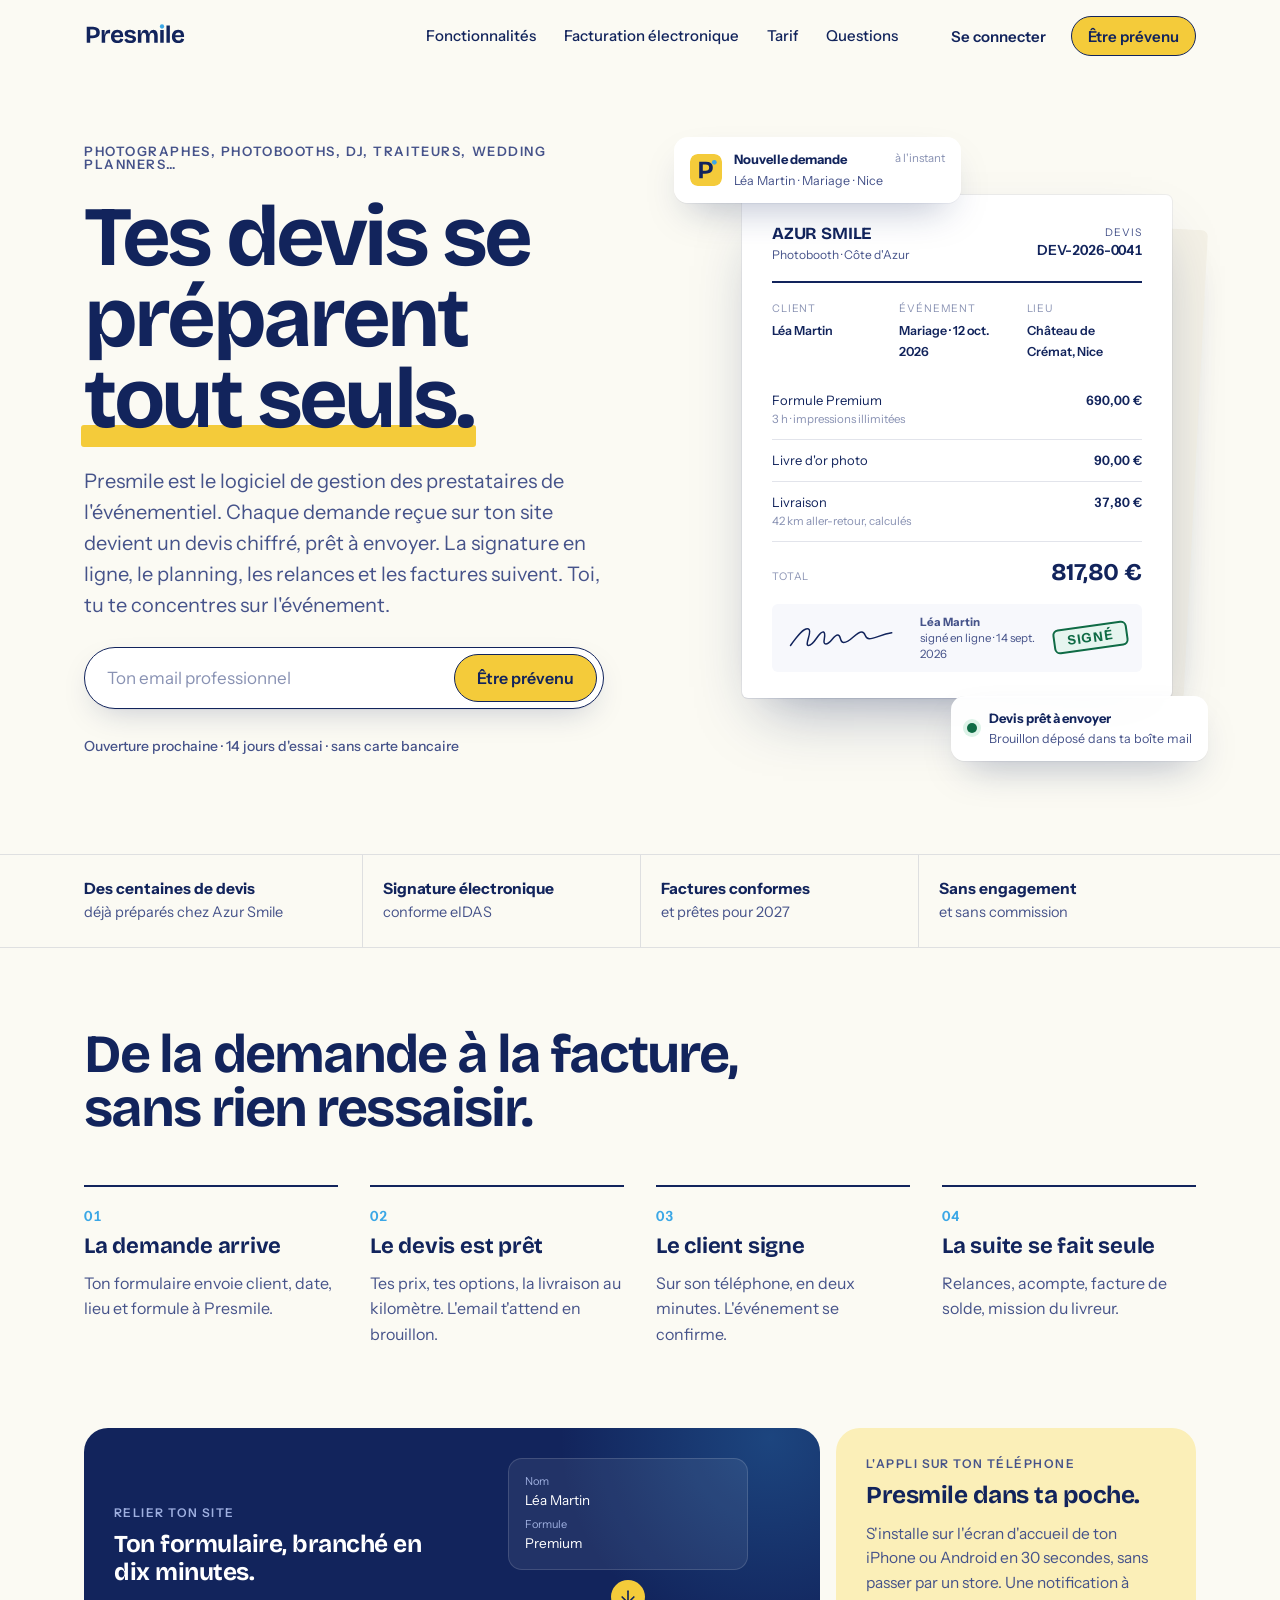
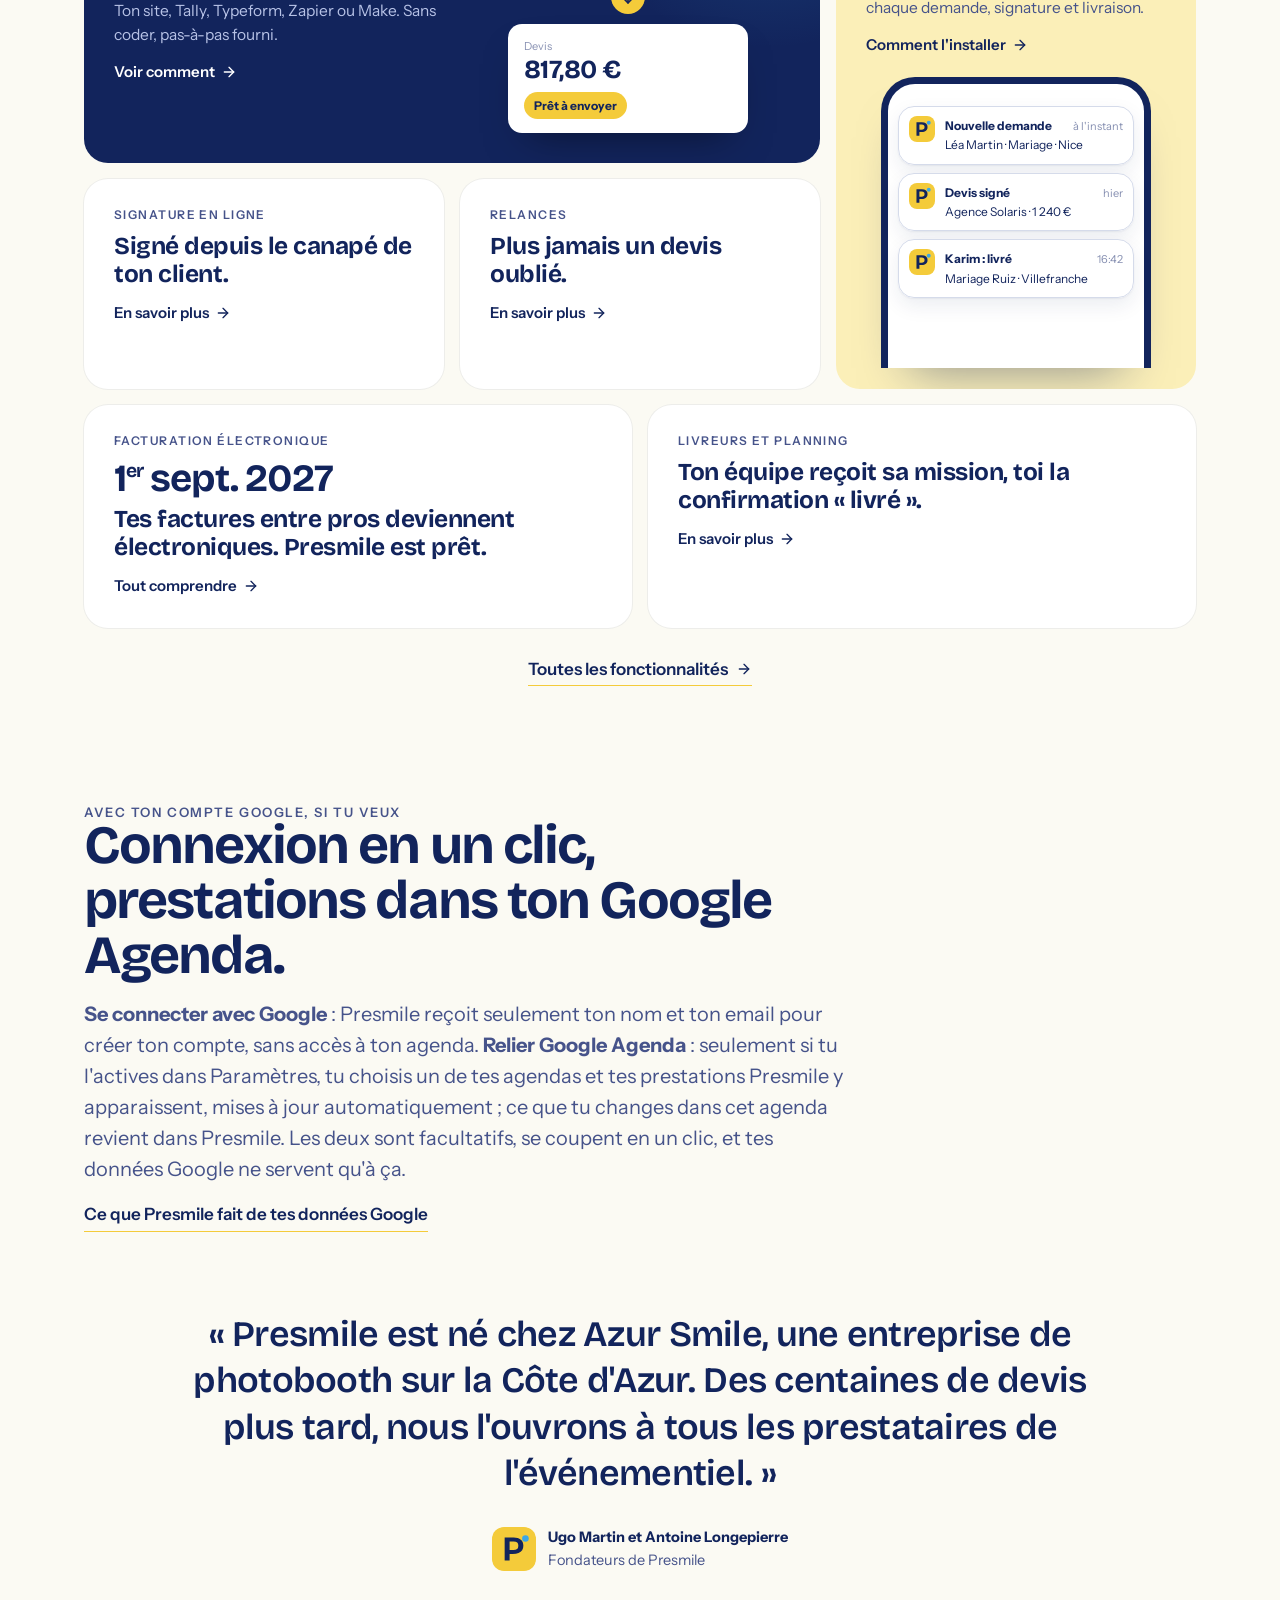
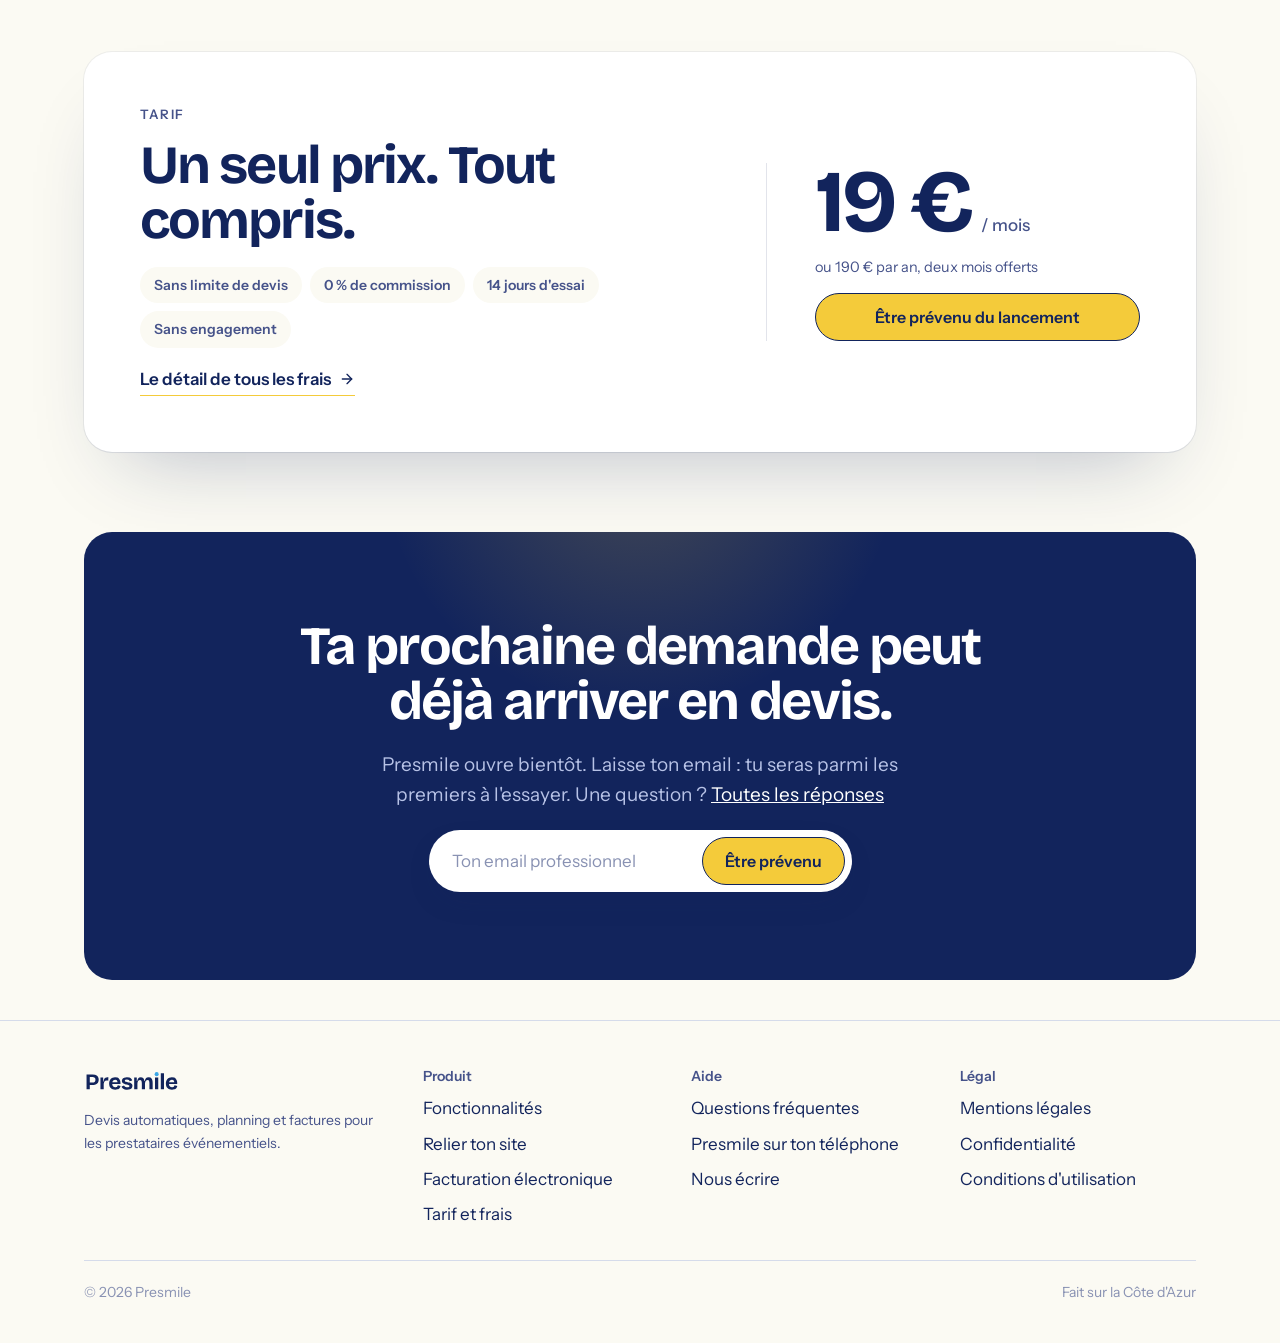
<file: index.html>
<!DOCTYPE html>
<html lang="fr">
<head>
<meta charset="utf-8">
<meta name="viewport" content="width=device-width, initial-scale=1">
<title>Presmile · Devis automatiques, planning et factures pour les prestataires événementiels</title>
<meta name="description" content="Relie Presmile au formulaire de ton site : chaque demande devient un devis chiffré, prêt à envoyer. Signature en ligne, relances, planning, livreurs, finances et facturation électronique. 19 € par mois, tout compris.">
<meta name="theme-color" content="#F4CB3A">
<link rel="icon" href="assets/favicon.svg" type="image/svg+xml">
<link rel="preload" href="assets/fonts/InstrumentSans-Variable.woff2" as="font" type="font/woff2" crossorigin>
<link rel="preload" href="assets/fonts/BricolageGrotesque-Variable.woff2" as="font" type="font/woff2" crossorigin>
<link rel="stylesheet" href="assets/site.css">
</head>
<body class="has-sticky p-home">


<!-- Icônes (tracés type Lucide) -->
<svg width="0" height="0" style="position:absolute" aria-hidden="true">
  <symbol id="i-check" viewBox="0 0 24 24"><path d="M20 6 9 17l-5-5"/></symbol>
  <symbol id="i-menu" viewBox="0 0 24 24"><path d="M4 6h16M4 12h16M4 18h16"/></symbol>
  <symbol id="i-arrow" viewBox="0 0 24 24"><path d="M5 12h14"/><path d="m12 5 7 7-7 7"/></symbol>
  <symbol id="i-zap" viewBox="0 0 24 24"><path d="M4 14a1 1 0 0 1-.78-1.63l9.9-10.2a.5.5 0 0 1 .86.46l-1.92 6.02A1 1 0 0 0 13 10h7a1 1 0 0 1 .78 1.63l-9.9 10.2a.5.5 0 0 1-.86-.46l1.92-6.02A1 1 0 0 0 11 14z"/></symbol>
  <symbol id="i-plug" viewBox="0 0 24 24"><path d="M12 22v-5"/><path d="M9 8V2M15 8V2"/><path d="M18 8v5a4 4 0 0 1-4 4h-4a4 4 0 0 1-4-4V8Z"/></symbol>
  <symbol id="i-inbox" viewBox="0 0 24 24"><path d="M22 12h-6l-2 3h-4l-2-3H2"/><path d="M5.45 5.11 2 12v6a2 2 0 0 0 2 2h16a2 2 0 0 0 2-2v-6l-3.45-6.89A2 2 0 0 0 16.76 4H7.24a2 2 0 0 0-1.79 1.11z"/></symbol>
  <symbol id="i-file" viewBox="0 0 24 24"><path d="M15 2H6a2 2 0 0 0-2 2v16a2 2 0 0 0 2 2h12a2 2 0 0 0 2-2V7Z"/><path d="M14 2v4a2 2 0 0 0 2 2h4"/><path d="M10 13h4M10 17h4"/></symbol>
  <symbol id="i-mail" viewBox="0 0 24 24"><rect width="20" height="16" x="2" y="4" rx="2"/><path d="m22 7-8.97 5.7a1.94 1.94 0 0 1-2.06 0L2 7"/></symbol>
  <symbol id="i-pen" viewBox="0 0 24 24"><path d="M12 20h9"/><path d="M16.4 3.6a2.1 2.1 0 1 1 3 3L7 19l-4 1 1-4Z"/></symbol>
  <symbol id="i-repeat" viewBox="0 0 24 24"><path d="m17 2 4 4-4 4"/><path d="M3 11v-1a4 4 0 0 1 4-4h14"/><path d="m7 22-4-4 4-4"/><path d="M21 13v1a4 4 0 0 1-4 4H3"/></symbol>
  <symbol id="i-cal" viewBox="0 0 24 24"><path d="M8 2v4M16 2v4"/><rect width="18" height="18" x="3" y="4" rx="2"/><path d="M3 10h18"/></symbol>
  <symbol id="i-truck" viewBox="0 0 24 24"><path d="M14 18V6a2 2 0 0 0-2-2H4a2 2 0 0 0-2 2v11a1 1 0 0 0 1 1h2"/><path d="M15 18H9"/><path d="M19 18h2a1 1 0 0 0 1-1v-3.65a1 1 0 0 0-.22-.62l-3.48-4.35A1 1 0 0 0 17.52 8H14"/><circle cx="17" cy="18" r="2"/><circle cx="7" cy="18" r="2"/></symbol>
  <symbol id="i-chart" viewBox="0 0 24 24"><path d="M3 3v18h18"/><path d="M18 17V9M13 17V5M8 17v-3"/></symbol>
  <symbol id="i-euro" viewBox="0 0 24 24"><path d="M4 10h12M4 14h9"/><path d="M19 6a7.7 7.7 0 0 0-5.2-2A7.9 7.9 0 0 0 6 12c0 4.4 3.5 8 7.8 8 2 0 3.8-.8 5.2-2"/></symbol>
  <symbol id="i-shield" viewBox="0 0 24 24"><path d="M20 13c0 5-3.5 7.5-7.66 8.95a1 1 0 0 1-.67-.01C7.5 20.5 4 18 4 13V6a1 1 0 0 1 1-1c2 0 4.5-1.2 6.24-2.72a1.17 1.17 0 0 1 1.52 0C14.51 3.81 17 5 19 5a1 1 0 0 1 1 1z"/><path d="m9 12 2 2 4-4"/></symbol>
  <symbol id="i-box" viewBox="0 0 24 24"><path d="M21 8a2 2 0 0 0-1-1.73l-7-4a2 2 0 0 0-2 0l-7 4A2 2 0 0 0 3 8v8a2 2 0 0 0 1 1.73l7 4a2 2 0 0 0 2 0l7-4A2 2 0 0 0 21 16Z"/><path d="m3.3 7 8.7 5 8.7-5"/><path d="M12 22V12"/></symbol>
  <symbol id="i-bell" viewBox="0 0 24 24"><path d="M6 8a6 6 0 0 1 12 0c0 7 3 9 3 9H3s3-2 3-9"/><path d="M10.3 21a1.94 1.94 0 0 0 3.4 0"/></symbol>
  <symbol id="i-phone" viewBox="0 0 24 24"><rect width="14" height="20" x="5" y="2" rx="2"/><path d="M12 18h.01"/></symbol>
  <symbol id="i-settings" viewBox="0 0 24 24"><path d="M20 7h-9M14 17H5"/><circle cx="17" cy="17" r="3"/><circle cx="7" cy="7" r="3"/></symbol>
</svg>

<header class="site-header" id="top">
  <div class="wrap">
    <a class="logo" href="index.html" aria-label="Presmile, accueil"><img src="assets/logo-presmile.svg" alt="Presmile" width="112" height="34"></a>
    <nav class="nav" aria-label="Navigation principale">
      <a href="fonctionnalites.html">Fonctionnalités</a>
      <a class="nav-more" href="connecter-ton-site.html">Relier ton site</a>
      <a href="facturation-electronique.html">Facturation électronique</a>
      <a href="tarif.html">Tarif</a>
      <a class="nav-more" href="sur-ton-telephone.html">Sur ton téléphone</a>
      <a href="questions.html">Questions</a>
      <span class="nav-mobile nav-sep" aria-hidden="true"></span>
      <a class="nav-mobile nav-login" href="https://app.presmile.fr/" data-app-link>Se connecter</a>
      <a class="nav-mobile nav-cta" href="lancement.html">Être prévenu du lancement</a>
    </nav>
    <div class="header-cta">
      <a class="btn btn-ghost btn-sm" href="https://app.presmile.fr/" data-app-link>Se connecter</a>
      <a class="btn btn-primary btn-sm" href="lancement.html">Être prévenu</a>
    </div>
    <button class="menu-btn" type="button" aria-label="Ouvrir le menu" aria-expanded="false" onclick="toggleMenu(this)"><svg class="ic"><use href="#i-menu"/></svg></button>
  </div>
</header>

<main>
  <!-- ============ ACCROCHE ============ -->
  <section class="p-hero">
    <div class="wrap p-hero-grid">
      <div class="p-hero-copy">
        <p class="p-kicker">Photographes, photobooths, DJ, traiteurs, wedding planners…</p>
        <h1 class="p-display">Tes devis se préparent <span class="p-mark">tout&nbsp;seuls.</span></h1>
        <p class="p-lead">Presmile est le logiciel de gestion des prestataires de l'événementiel. Chaque demande reçue sur ton site devient un devis chiffré, prêt à envoyer. La signature en ligne, le planning, les relances et les factures suivent. Toi, tu te concentres sur l'événement.</p>
        <form class="hero-form p-form" data-signup action="lancement.html">
          <label class="sr-only" for="heroEmail">Ton email</label>
          <input id="heroEmail" name="email" type="email" inputmode="email" autocomplete="email" autocapitalize="none" spellcheck="false" placeholder="Ton email professionnel">
          <button class="btn btn-primary" type="submit">Être prévenu</button>
        </form>
        <p class="p-fine">Ouverture prochaine · 14 jours d'essai · sans carte bancaire</p>
      </div>

      <div class="p-stage" aria-hidden="true">
        <div class="p-sheet p-sheet--back"></div>
        <div class="p-sheet">
          <div class="p-doc-head">
            <div><b>AZUR SMILE</b><span>Photobooth · Côte d'Azur</span></div>
            <div class="p-doc-ref"><span>Devis</span><b>DEV-2026-0041</b></div>
          </div>
          <div class="p-doc-meta">
            <div><span>Client</span><b>Léa Martin</b></div>
            <div><span>Événement</span><b>Mariage · 12 oct. 2026</b></div>
            <div><span>Lieu</span><b>Château de Crémat, Nice</b></div>
          </div>
          <div class="p-doc-lines">
            <div><span>Formule Premium<small>3 h · impressions illimitées</small></span><b>690,00 €</b></div>
            <div><span>Livre d'or photo</span><b>90,00 €</b></div>
            <div><span>Livraison<small>42 km aller-retour, calculés</small></span><b>37,80 €</b></div>
          </div>
          <div class="p-doc-total"><span>Total</span><b>817,80 €</b></div>
          <div class="p-doc-sign">
            <svg viewBox="0 0 160 48" class="p-signature"><path d="M6 34c10-14 18-24 24-22 6 2-6 22 0 22 8 0 14-20 20-18 5 2-3 16 3 16 7 0 10-12 16-12 5 0 2 10 8 10 9 0 16-14 24-14 6 0 3 9 10 9 8 0 16-6 30-8"/></svg>
            <span><b>Léa Martin</b><br>signé en ligne · 14 sept. 2026</span>
            <span class="p-stamp">Signé</span>
          </div>
        </div>
        <div class="p-toast p-toast--top"><img src="assets/monogramme.svg" alt=""><div><b>Nouvelle demande</b><span>Léa Martin · Mariage · Nice</span></div><em>à l'instant</em></div>
        <div class="p-toast p-toast--bottom"><span class="p-dot"></span><div><b>Devis prêt à envoyer</b><span>Brouillon déposé dans ta boîte mail</span></div></div>
      </div>
    </div>
  </section>

  <!-- ============ PREUVES ============ -->
  <div class="p-facts">
    <div class="wrap">
      <p><b>Des centaines de devis</b> déjà préparés chez Azur Smile</p>
      <p><b>Signature électronique</b> conforme eIDAS</p>
      <p><b>Factures conformes</b> et prêtes pour 2027</p>
      <p><b>Sans engagement</b> et sans commission</p>
    </div>
  </div>

  <!-- ============ PARCOURS ============ -->
  <section class="p-section">
    <div class="wrap">
      <h2 class="p-title reveal">De la demande à la facture, sans rien ressaisir.</h2>
      <ol class="p-steps">
        <li class="reveal"><span class="p-num">01</span><h3>La demande arrive</h3><p>Ton formulaire envoie client, date, lieu et formule à Presmile.</p></li>
        <li class="reveal"><span class="p-num">02</span><h3>Le devis est prêt</h3><p>Tes prix, tes options, la livraison au kilomètre. L'email t'attend en brouillon.</p></li>
        <li class="reveal"><span class="p-num">03</span><h3>Le client signe</h3><p>Sur son téléphone, en deux minutes. L'événement se confirme.</p></li>
        <li class="reveal"><span class="p-num">04</span><h3>La suite se fait seule</h3><p>Relances, acompte, facture de solde, mission du livreur.</p></li>
      </ol>
    </div>
  </section>

  <!-- ============ TUILES : CE QUE FAIT PRESMILE ============ -->
  <section class="p-section p-section--flush">
    <div class="wrap">
      <div class="p-bento">
        <a class="p-tile p-tile--dark p-tile--site reveal" href="connecter-ton-site.html">
          <div class="p-tile-copy">
            <p class="p-kicker p-kicker--light">Relier ton site</p>
            <h3>Ton formulaire, branché en dix minutes.</h3>
            <p>Ton site, Tally, Typeform, Zapier ou Make. Sans coder, pas-à-pas fourni.</p>
            <span class="p-go">Voir comment <svg class="ic"><use href="#i-arrow"/></svg></span>
          </div>
          <div class="p-mini-flow" aria-hidden="true">
            <div class="p-mini-form"><span>Nom</span>Léa Martin<span>Formule</span>Premium</div>
            <div class="p-flow-arrow"><svg class="ic"><use href="#i-arrow"/></svg></div>
            <div class="p-mini-quote"><span>Devis</span><b>817,80 €</b><em>Prêt à envoyer</em></div>
          </div>
        </a>

        <a class="p-tile p-tile--citron p-tile--phone reveal" href="sur-ton-telephone.html">
          <div class="p-tile-copy">
            <p class="p-kicker">L'appli sur ton téléphone</p>
            <h3>Presmile dans ta poche.</h3>
            <p>S'installe sur l'écran d'accueil de ton iPhone ou Android en 30 secondes, sans passer par un store. Une notification à chaque demande, signature et livraison.</p>
            <span class="p-go">Comment l'installer <svg class="ic"><use href="#i-arrow"/></svg></span>
          </div>
          <div class="p-mini-phone" aria-hidden="true">
            <div class="notif"><img src="assets/monogramme.svg" alt=""><div class="n-body"><div class="n-head"><b>Nouvelle demande</b><span class="when">à l'instant</span></div>Léa Martin · Mariage · Nice</div></div>
            <div class="notif"><img src="assets/monogramme.svg" alt=""><div class="n-body"><div class="n-head"><b>Devis signé</b><span class="when">hier</span></div>Agence Solaris · 1 240 €</div></div>
            <div class="notif"><img src="assets/monogramme.svg" alt=""><div class="n-body"><div class="n-head"><b>Karim : livré</b><span class="when">16:42</span></div>Mariage Ruiz · Villefranche</div></div>
          </div>
        </a>

        <a class="p-tile reveal" href="fonctionnalites.html#f-signature">
          <p class="p-kicker">Signature en ligne</p>
          <h3>Signé depuis le canapé de ton client.</h3>
          <span class="p-go">En savoir plus <svg class="ic"><use href="#i-arrow"/></svg></span>
        </a>
        <a class="p-tile reveal" href="fonctionnalites.html#f-relances">
          <p class="p-kicker">Relances</p>
          <h3>Plus jamais un devis oublié.</h3>
          <span class="p-go">En savoir plus <svg class="ic"><use href="#i-arrow"/></svg></span>
        </a>
        <a class="p-tile p-tile--wide reveal" href="facturation-electronique.html">
          <p class="p-kicker">Facturation électronique</p>
          <h3><span class="p-date">1<sup>er</sup> sept. 2027</span> Tes factures entre pros deviennent électroniques. Presmile est prêt.</h3>
          <span class="p-go">Tout comprendre <svg class="ic"><use href="#i-arrow"/></svg></span>
        </a>
        <a class="p-tile p-tile--wide reveal" href="fonctionnalites.html#f-livreurs">
          <p class="p-kicker">Livreurs et planning</p>
          <h3>Ton équipe reçoit sa mission, toi la confirmation « livré ».</h3>
          <span class="p-go">En savoir plus <svg class="ic"><use href="#i-arrow"/></svg></span>
        </a>
      </div>
      <p class="p-more reveal"><a class="p-link" href="fonctionnalites.html">Toutes les fonctionnalités <svg class="ic"><use href="#i-arrow"/></svg></a></p>
    </div>
  </section>

  <!-- ============ COMPTE GOOGLE (facultatif) ============ -->
  <section class="p-section p-section--tight" id="google">
    <div class="wrap">
      <div class="p-title reveal" style="margin-bottom: 0;">
        <p class="p-kicker">Avec ton compte Google, si tu veux</p>
        <h2>Connexion en un clic, prestations dans ton Google Agenda.</h2>
        <p class="p-lead" style="max-width: 760px; margin-top: 16px;"><b>Se connecter avec Google</b> : Presmile reçoit seulement ton nom et ton email pour créer ton compte, sans accès à ton agenda. <b>Relier Google Agenda</b> : seulement si tu l'actives dans Paramètres, tu choisis un de tes agendas et tes prestations Presmile y apparaissent, mises à jour automatiquement ; ce que tu changes dans cet agenda revient dans Presmile. Les deux sont facultatifs, se coupent en un clic, et tes données Google ne servent qu'à ça.</p>
        <p style="margin-top: 16px;"><a class="p-link" href="confidentialite.html#google">Ce que Presmile fait de tes données Google </a></p>
      </div>
    </div>
  </section>

  <!-- ============ FONDATEURS ============ -->
  <section class="p-section p-section--tight">
    <div class="wrap">
      <figure class="p-quote reveal">
        <blockquote>« Presmile est né chez Azur Smile, une entreprise de photobooth sur la Côte d'Azur. Des centaines de devis plus tard, nous l'ouvrons à tous les prestataires de l'événementiel. »</blockquote>
        <figcaption><img src="assets/monogramme.svg" alt=""><span><b>Ugo Martin et Antoine Longepierre</b>Fondateurs de Presmile</span></figcaption>
      </figure>
    </div>
  </section>

  <!-- ============ PRIX ============ -->
  <section class="p-section p-section--tight" id="prix">
    <div class="wrap">
      <div class="p-price reveal">
        <div class="p-price-copy">
          <p class="p-kicker">Tarif</p>
          <h2>Un seul prix. Tout compris.</h2>
          <ul class="p-chips"><li>Sans limite de devis</li><li>0 % de commission</li><li>14 jours d'essai</li><li>Sans engagement</li></ul>
          <a class="p-link" href="tarif.html">Le détail de tous les frais <svg class="ic"><use href="#i-arrow"/></svg></a>
        </div>
        <div class="p-price-box">
          <div class="p-amount"><b>19 €</b><span>/ mois</span></div>
          <p>ou 190 € par an, deux mois offerts</p>
          <a class="btn btn-primary btn-block" href="lancement.html">Être prévenu du lancement</a>
        </div>
      </div>
    </div>
  </section>

  <!-- ============ APPEL FINAL ============ -->
  <section class="p-section p-section--tight">
    <div class="wrap">
      <div class="cta-final p-final">
        <h2>Ta prochaine demande peut déjà arriver en devis.</h2>
        <p>Presmile ouvre bientôt. Laisse ton email : tu seras parmi les premiers à l'essayer. Une question ? <a href="questions.html">Toutes les réponses</a></p>
        <form class="hero-form p-form" data-signup action="lancement.html">
          <label class="sr-only" for="finalEmail">Ton email</label>
          <input id="finalEmail" name="email" type="email" inputmode="email" autocomplete="email" autocapitalize="none" spellcheck="false" placeholder="Ton email professionnel">
          <button class="btn btn-primary" type="submit">Être prévenu</button>
        </form>
      </div>
    </div>
  </section>
</main>

<footer>
  <div class="wrap">
    <div class="brand-col" style="display:grid; gap:12px; align-content:start;">
      <img src="assets/logo-presmile.svg" alt="Presmile" style="height:28px; width:auto;">
      <p class="muted small">Devis automatiques, planning et factures pour les prestataires événementiels.</p>
    </div>
    <div><h4>Produit</h4><ul><li><a href="fonctionnalites.html">Fonctionnalités</a></li><li><a href="connecter-ton-site.html">Relier ton site</a></li><li><a href="facturation-electronique.html">Facturation électronique</a></li><li><a href="tarif.html">Tarif et frais</a></li></ul></div>
    <div><h4>Aide</h4><ul><li><a href="questions.html">Questions fréquentes</a></li><li><a href="sur-ton-telephone.html">Presmile sur ton téléphone</a></li><li><a href="mailto:presmile.support@gmail.com">Nous écrire</a></li></ul></div>
    <div><h4>Légal</h4><ul><li><a href="mentions-legales.html">Mentions légales</a></li><li><a href="confidentialite.html">Confidentialité</a></li><li><a href="conditions-utilisation.html">Conditions d'utilisation</a></li></ul></div>
    <div class="legal"><span>© 2026 Presmile</span><span>Fait sur la Côte d'Azur</span></div>
  </div>
</footer>

<div class="sticky-cta" id="stickyCta"><a class="btn btn-primary btn-block" href="lancement.html">Être prévenu du lancement</a><small>14 jours d'essai offerts au lancement</small></div>
<script src="assets/site.js"></script>
</body>
</html>
</file>
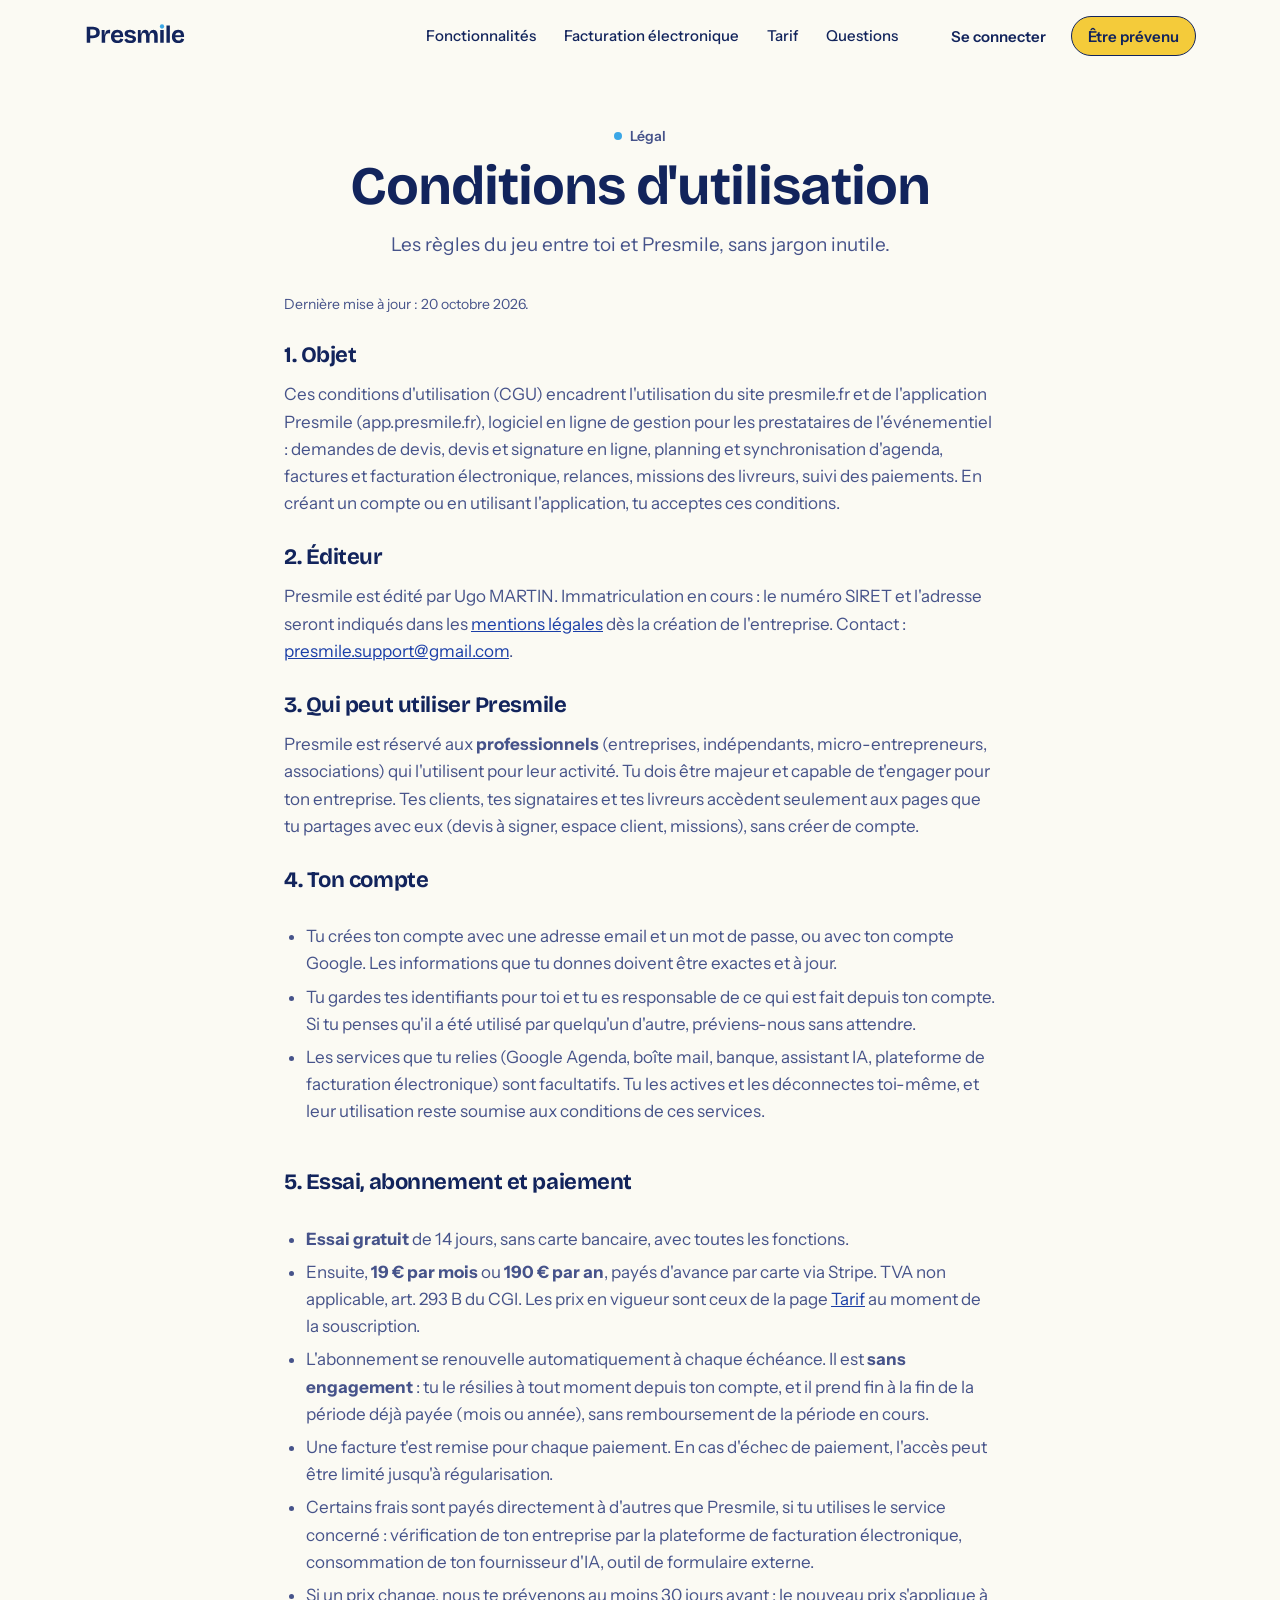
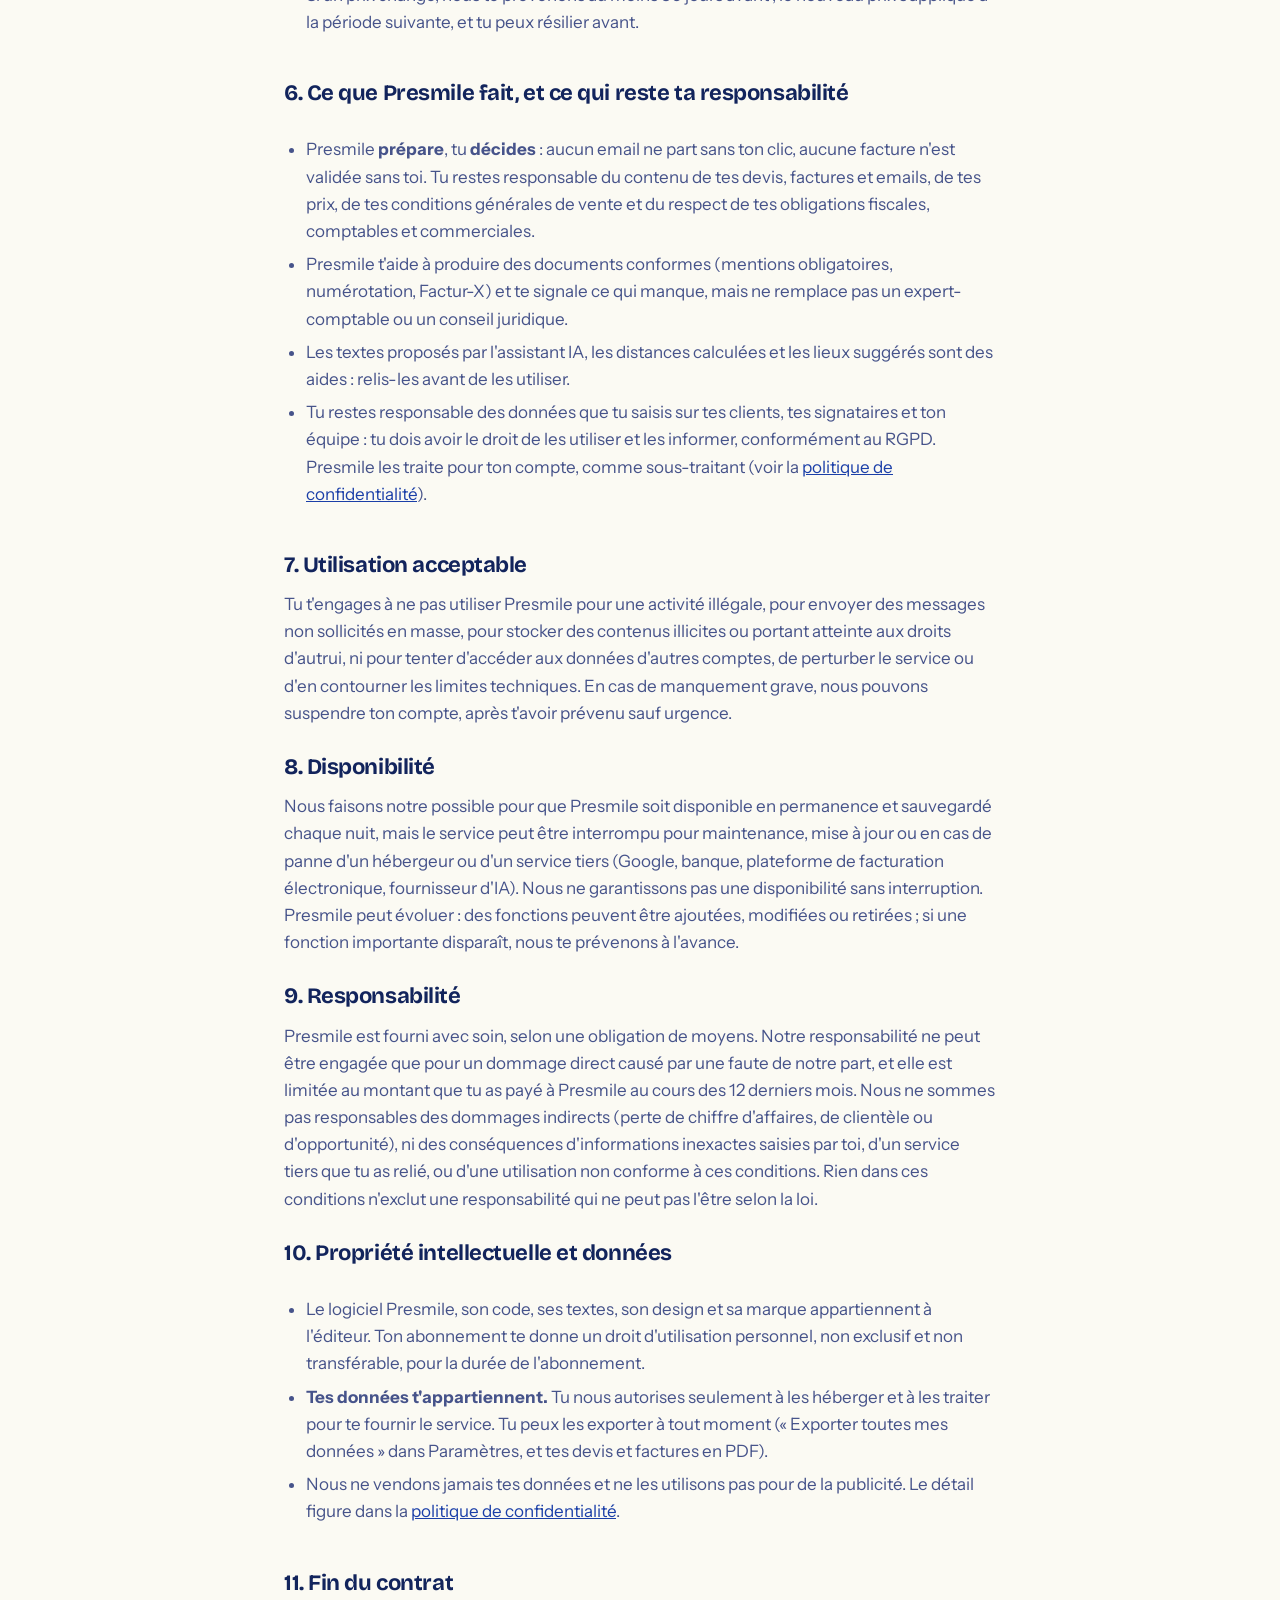
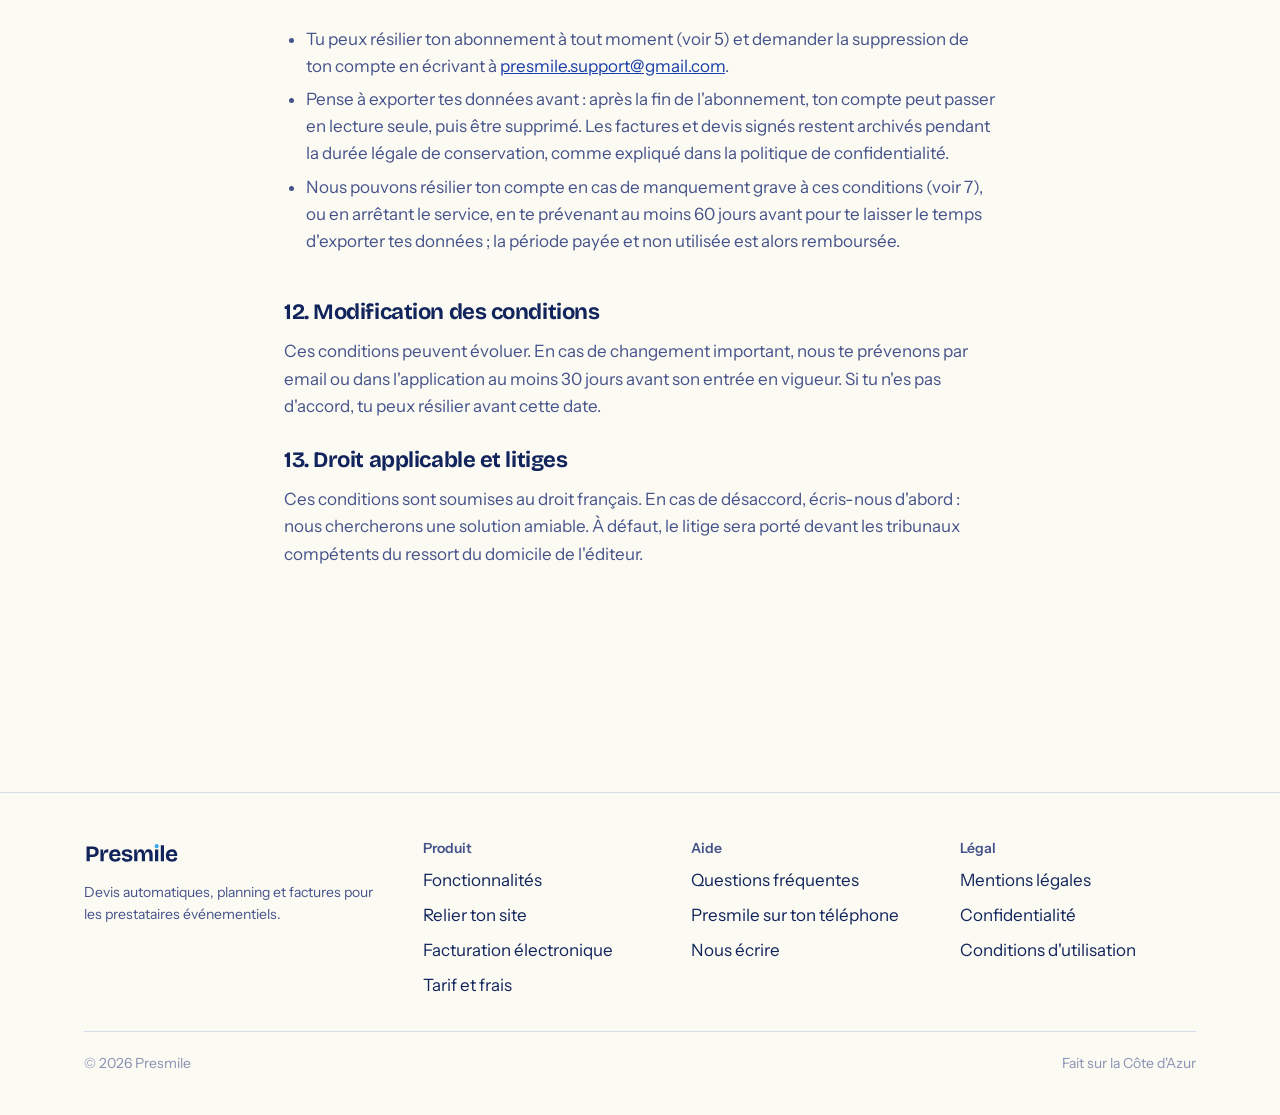
<file: conditions-utilisation.html>
<!DOCTYPE html>
<html lang="fr">
<head>
<meta charset="utf-8">
<meta name="viewport" content="width=device-width, initial-scale=1">
<title>Conditions d'utilisation · Presmile</title>
<meta name="description" content="Conditions générales d'utilisation du site et de l'application Presmile.">

<meta name="theme-color" content="#F4CB3A">
<link rel="icon" href="assets/favicon.svg" type="image/svg+xml">
<link rel="preload" href="assets/fonts/InstrumentSans-Variable.woff2" as="font" type="font/woff2" crossorigin>
<link rel="preload" href="assets/fonts/BricolageGrotesque-Variable.woff2" as="font" type="font/woff2" crossorigin>
<link rel="stylesheet" href="assets/site.css">
</head>
<body>
<!-- Icônes (tracés type Lucide) -->
<svg width="0" height="0" style="position:absolute" aria-hidden="true">
  <symbol id="i-check" viewBox="0 0 24 24"><path d="M20 6 9 17l-5-5"/></symbol>
  <symbol id="i-menu" viewBox="0 0 24 24"><path d="M4 6h16M4 12h16M4 18h16"/></symbol>
  <symbol id="i-arrow" viewBox="0 0 24 24"><path d="M5 12h14"/><path d="m12 5 7 7-7 7"/></symbol>
  <symbol id="i-zap" viewBox="0 0 24 24"><path d="M4 14a1 1 0 0 1-.78-1.63l9.9-10.2a.5.5 0 0 1 .86.46l-1.92 6.02A1 1 0 0 0 13 10h7a1 1 0 0 1 .78 1.63l-9.9 10.2a.5.5 0 0 1-.86-.46l1.92-6.02A1 1 0 0 0 11 14z"/></symbol>
  <symbol id="i-plug" viewBox="0 0 24 24"><path d="M12 22v-5"/><path d="M9 8V2M15 8V2"/><path d="M18 8v5a4 4 0 0 1-4 4h-4a4 4 0 0 1-4-4V8Z"/></symbol>
  <symbol id="i-inbox" viewBox="0 0 24 24"><path d="M22 12h-6l-2 3h-4l-2-3H2"/><path d="M5.45 5.11 2 12v6a2 2 0 0 0 2 2h16a2 2 0 0 0 2-2v-6l-3.45-6.89A2 2 0 0 0 16.76 4H7.24a2 2 0 0 0-1.79 1.11z"/></symbol>
  <symbol id="i-file" viewBox="0 0 24 24"><path d="M15 2H6a2 2 0 0 0-2 2v16a2 2 0 0 0 2 2h12a2 2 0 0 0 2-2V7Z"/><path d="M14 2v4a2 2 0 0 0 2 2h4"/><path d="M10 13h4M10 17h4"/></symbol>
  <symbol id="i-mail" viewBox="0 0 24 24"><rect width="20" height="16" x="2" y="4" rx="2"/><path d="m22 7-8.97 5.7a1.94 1.94 0 0 1-2.06 0L2 7"/></symbol>
  <symbol id="i-pen" viewBox="0 0 24 24"><path d="M12 20h9"/><path d="M16.4 3.6a2.1 2.1 0 1 1 3 3L7 19l-4 1 1-4Z"/></symbol>
  <symbol id="i-repeat" viewBox="0 0 24 24"><path d="m17 2 4 4-4 4"/><path d="M3 11v-1a4 4 0 0 1 4-4h14"/><path d="m7 22-4-4 4-4"/><path d="M21 13v1a4 4 0 0 1-4 4H3"/></symbol>
  <symbol id="i-cal" viewBox="0 0 24 24"><path d="M8 2v4M16 2v4"/><rect width="18" height="18" x="3" y="4" rx="2"/><path d="M3 10h18"/></symbol>
  <symbol id="i-truck" viewBox="0 0 24 24"><path d="M14 18V6a2 2 0 0 0-2-2H4a2 2 0 0 0-2 2v11a1 1 0 0 0 1 1h2"/><path d="M15 18H9"/><path d="M19 18h2a1 1 0 0 0 1-1v-3.65a1 1 0 0 0-.22-.62l-3.48-4.35A1 1 0 0 0 17.52 8H14"/><circle cx="17" cy="18" r="2"/><circle cx="7" cy="18" r="2"/></symbol>
  <symbol id="i-chart" viewBox="0 0 24 24"><path d="M3 3v18h18"/><path d="M18 17V9M13 17V5M8 17v-3"/></symbol>
  <symbol id="i-euro" viewBox="0 0 24 24"><path d="M4 10h12M4 14h9"/><path d="M19 6a7.7 7.7 0 0 0-5.2-2A7.9 7.9 0 0 0 6 12c0 4.4 3.5 8 7.8 8 2 0 3.8-.8 5.2-2"/></symbol>
  <symbol id="i-shield" viewBox="0 0 24 24"><path d="M20 13c0 5-3.5 7.5-7.66 8.95a1 1 0 0 1-.67-.01C7.5 20.5 4 18 4 13V6a1 1 0 0 1 1-1c2 0 4.5-1.2 6.24-2.72a1.17 1.17 0 0 1 1.52 0C14.51 3.81 17 5 19 5a1 1 0 0 1 1 1z"/><path d="m9 12 2 2 4-4"/></symbol>
  <symbol id="i-box" viewBox="0 0 24 24"><path d="M21 8a2 2 0 0 0-1-1.73l-7-4a2 2 0 0 0-2 0l-7 4A2 2 0 0 0 3 8v8a2 2 0 0 0 1 1.73l7 4a2 2 0 0 0 2 0l7-4A2 2 0 0 0 21 16Z"/><path d="m3.3 7 8.7 5 8.7-5"/><path d="M12 22V12"/></symbol>
  <symbol id="i-bell" viewBox="0 0 24 24"><path d="M6 8a6 6 0 0 1 12 0c0 7 3 9 3 9H3s3-2 3-9"/><path d="M10.3 21a1.94 1.94 0 0 0 3.4 0"/></symbol>
  <symbol id="i-phone" viewBox="0 0 24 24"><rect width="14" height="20" x="5" y="2" rx="2"/><path d="M12 18h.01"/></symbol>
  <symbol id="i-settings" viewBox="0 0 24 24"><path d="M20 7h-9M14 17H5"/><circle cx="17" cy="17" r="3"/><circle cx="7" cy="7" r="3"/></symbol>
</svg>

<header class="site-header" id="top">
  <div class="wrap">
    <a class="logo" href="index.html" aria-label="Presmile, accueil"><img src="assets/logo-presmile.svg" alt="Presmile" width="112" height="34"></a>
    <nav class="nav" aria-label="Navigation principale">
      <a href="fonctionnalites.html">Fonctionnalités</a>
      <a class="nav-more" href="connecter-ton-site.html">Relier ton site</a>
      <a href="facturation-electronique.html">Facturation électronique</a>
      <a href="tarif.html">Tarif</a>
      <a class="nav-more" href="sur-ton-telephone.html">Sur ton téléphone</a>
      <a href="questions.html">Questions</a>
      <span class="nav-mobile nav-sep" aria-hidden="true"></span>
      <a class="nav-mobile nav-login" href="https://app.presmile.fr/" data-app-link>Se connecter</a>
      <a class="nav-mobile nav-cta" href="lancement.html">Être prévenu du lancement</a>
    </nav>
    <div class="header-cta">
      <a class="btn btn-ghost btn-sm" href="https://app.presmile.fr/" data-app-link>Se connecter</a>
      <a class="btn btn-primary btn-sm" href="lancement.html">Être prévenu</a>
    </div>
    <button class="menu-btn" type="button" aria-label="Ouvrir le menu" aria-expanded="false" onclick="toggleMenu(this)"><svg class="ic"><use href="#i-menu"/></svg></button>
  </div>
</header>

<main>
  <div class="page-head"><div class="wrap"><span class="eyebrow">Légal</span><h1 style="font-size: clamp(34px, 4.6vw, 54px);">Conditions d'utilisation</h1><p>Les règles du jeu entre toi et Presmile, sans jargon inutile.</p></div></div>
  <section style="padding-top: 24px;"><div class="wrap prose">
    <p class="muted small">Dernière mise à jour : 20 octobre 2026.</p>

    <h2>1. Objet</h2>
    <p>Ces conditions d'utilisation (CGU) encadrent l'utilisation du site presmile.fr et de l'application Presmile (app.presmile.fr), logiciel en ligne de gestion pour les prestataires de l'événementiel : demandes de devis, devis et signature en ligne, planning et synchronisation d'agenda, factures et facturation électronique, relances, missions des livreurs, suivi des paiements. En créant un compte ou en utilisant l'application, tu acceptes ces conditions.</p>

    <h2>2. Éditeur</h2>
    <p>Presmile est édité par Ugo MARTIN. Immatriculation en cours : le numéro SIRET et l'adresse seront indiqués dans les <a href="mentions-legales.html">mentions légales</a> dès la création de l'entreprise. Contact : <a href="mailto:presmile.support@gmail.com">presmile.support@gmail.com</a>.</p>

    <h2>3. Qui peut utiliser Presmile</h2>
    <p>Presmile est réservé aux <b>professionnels</b> (entreprises, indépendants, micro-entrepreneurs, associations) qui l'utilisent pour leur activité. Tu dois être majeur et capable de t'engager pour ton entreprise. Tes clients, tes signataires et tes livreurs accèdent seulement aux pages que tu partages avec eux (devis à signer, espace client, missions), sans créer de compte.</p>

    <h2>4. Ton compte</h2>
    <ul>
      <li>Tu crées ton compte avec une adresse email et un mot de passe, ou avec ton compte Google. Les informations que tu donnes doivent être exactes et à jour.</li>
      <li>Tu gardes tes identifiants pour toi et tu es responsable de ce qui est fait depuis ton compte. Si tu penses qu'il a été utilisé par quelqu'un d'autre, préviens-nous sans attendre.</li>
      <li>Les services que tu relies (Google Agenda, boîte mail, banque, assistant IA, plateforme de facturation électronique) sont facultatifs. Tu les actives et les déconnectes toi-même, et leur utilisation reste soumise aux conditions de ces services.</li>
    </ul>

    <h2>5. Essai, abonnement et paiement</h2>
    <ul>
      <li><b>Essai gratuit</b> de 14 jours, sans carte bancaire, avec toutes les fonctions.</li>
      <li>Ensuite, <b>19 € par mois</b> ou <b>190 € par an</b>, payés d'avance par carte via Stripe. TVA non applicable, art. 293 B du CGI. Les prix en vigueur sont ceux de la page <a href="tarif.html">Tarif</a> au moment de la souscription.</li>
      <li>L'abonnement se renouvelle automatiquement à chaque échéance. Il est <b>sans engagement</b> : tu le résilies à tout moment depuis ton compte, et il prend fin à la fin de la période déjà payée (mois ou année), sans remboursement de la période en cours.</li>
      <li>Une facture t'est remise pour chaque paiement. En cas d'échec de paiement, l'accès peut être limité jusqu'à régularisation.</li>
      <li>Certains frais sont payés directement à d'autres que Presmile, si tu utilises le service concerné : vérification de ton entreprise par la plateforme de facturation électronique, consommation de ton fournisseur d'IA, outil de formulaire externe.</li>
      <li>Si un prix change, nous te prévenons au moins 30 jours avant ; le nouveau prix s'applique à la période suivante, et tu peux résilier avant.</li>
    </ul>

    <h2>6. Ce que Presmile fait, et ce qui reste ta responsabilité</h2>
    <ul>
      <li>Presmile <b>prépare</b>, tu <b>décides</b> : aucun email ne part sans ton clic, aucune facture n'est validée sans toi. Tu restes responsable du contenu de tes devis, factures et emails, de tes prix, de tes conditions générales de vente et du respect de tes obligations fiscales, comptables et commerciales.</li>
      <li>Presmile t'aide à produire des documents conformes (mentions obligatoires, numérotation, Factur-X) et te signale ce qui manque, mais ne remplace pas un expert-comptable ou un conseil juridique.</li>
      <li>Les textes proposés par l'assistant IA, les distances calculées et les lieux suggérés sont des aides : relis-les avant de les utiliser.</li>
      <li>Tu restes responsable des données que tu saisis sur tes clients, tes signataires et ton équipe : tu dois avoir le droit de les utiliser et les informer, conformément au RGPD. Presmile les traite pour ton compte, comme sous-traitant (voir la <a href="confidentialite.html">politique de confidentialité</a>).</li>
    </ul>

    <h2>7. Utilisation acceptable</h2>
    <p>Tu t'engages à ne pas utiliser Presmile pour une activité illégale, pour envoyer des messages non sollicités en masse, pour stocker des contenus illicites ou portant atteinte aux droits d'autrui, ni pour tenter d'accéder aux données d'autres comptes, de perturber le service ou d'en contourner les limites techniques. En cas de manquement grave, nous pouvons suspendre ton compte, après t'avoir prévenu sauf urgence.</p>

    <h2>8. Disponibilité</h2>
    <p>Nous faisons notre possible pour que Presmile soit disponible en permanence et sauvegardé chaque nuit, mais le service peut être interrompu pour maintenance, mise à jour ou en cas de panne d'un hébergeur ou d'un service tiers (Google, banque, plateforme de facturation électronique, fournisseur d'IA). Nous ne garantissons pas une disponibilité sans interruption. Presmile peut évoluer : des fonctions peuvent être ajoutées, modifiées ou retirées ; si une fonction importante disparaît, nous te prévenons à l'avance.</p>

    <h2>9. Responsabilité</h2>
    <p>Presmile est fourni avec soin, selon une obligation de moyens. Notre responsabilité ne peut être engagée que pour un dommage direct causé par une faute de notre part, et elle est limitée au montant que tu as payé à Presmile au cours des 12 derniers mois. Nous ne sommes pas responsables des dommages indirects (perte de chiffre d'affaires, de clientèle ou d'opportunité), ni des conséquences d'informations inexactes saisies par toi, d'un service tiers que tu as relié, ou d'une utilisation non conforme à ces conditions. Rien dans ces conditions n'exclut une responsabilité qui ne peut pas l'être selon la loi.</p>

    <h2>10. Propriété intellectuelle et données</h2>
    <ul>
      <li>Le logiciel Presmile, son code, ses textes, son design et sa marque appartiennent à l'éditeur. Ton abonnement te donne un droit d'utilisation personnel, non exclusif et non transférable, pour la durée de l'abonnement.</li>
      <li><b>Tes données t'appartiennent.</b> Tu nous autorises seulement à les héberger et à les traiter pour te fournir le service. Tu peux les exporter à tout moment (« Exporter toutes mes données » dans Paramètres, et tes devis et factures en PDF).</li>
      <li>Nous ne vendons jamais tes données et ne les utilisons pas pour de la publicité. Le détail figure dans la <a href="confidentialite.html">politique de confidentialité</a>.</li>
    </ul>

    <h2>11. Fin du contrat</h2>
    <ul>
      <li>Tu peux résilier ton abonnement à tout moment (voir 5) et demander la suppression de ton compte en écrivant à <a href="mailto:presmile.support@gmail.com">presmile.support@gmail.com</a>.</li>
      <li>Pense à exporter tes données avant : après la fin de l'abonnement, ton compte peut passer en lecture seule, puis être supprimé. Les factures et devis signés restent archivés pendant la durée légale de conservation, comme expliqué dans la politique de confidentialité.</li>
      <li>Nous pouvons résilier ton compte en cas de manquement grave à ces conditions (voir 7), ou en arrêtant le service, en te prévenant au moins 60 jours avant pour te laisser le temps d'exporter tes données ; la période payée et non utilisée est alors remboursée.</li>
    </ul>

    <h2>12. Modification des conditions</h2>
    <p>Ces conditions peuvent évoluer. En cas de changement important, nous te prévenons par email ou dans l'application au moins 30 jours avant son entrée en vigueur. Si tu n'es pas d'accord, tu peux résilier avant cette date.</p>

    <h2>13. Droit applicable et litiges</h2>
    <p>Ces conditions sont soumises au droit français. En cas de désaccord, écris-nous d'abord : nous chercherons une solution amiable. À défaut, le litige sera porté devant les tribunaux compétents du ressort du domicile de l'éditeur.</p>
  </div></section>
</main>

<footer>
  <div class="wrap">
    <div class="brand-col" style="display:grid; gap:12px; align-content:start;">
      <img src="assets/logo-presmile.svg" alt="Presmile" style="height:28px; width:auto;">
      <p class="muted small">Devis automatiques, planning et factures pour les prestataires événementiels.</p>
    </div>
    <div><h4>Produit</h4><ul><li><a href="fonctionnalites.html">Fonctionnalités</a></li><li><a href="connecter-ton-site.html">Relier ton site</a></li><li><a href="facturation-electronique.html">Facturation électronique</a></li><li><a href="tarif.html">Tarif et frais</a></li></ul></div>
    <div><h4>Aide</h4><ul><li><a href="questions.html">Questions fréquentes</a></li><li><a href="sur-ton-telephone.html">Presmile sur ton téléphone</a></li><li><a href="mailto:presmile.support@gmail.com">Nous écrire</a></li></ul></div>
    <div><h4>Légal</h4><ul><li><a href="mentions-legales.html">Mentions légales</a></li><li><a href="confidentialite.html">Confidentialité</a></li><li><a href="conditions-utilisation.html">Conditions d'utilisation</a></li></ul></div>
    <div class="legal"><span>© 2026 Presmile</span><span>Fait sur la Côte d'Azur</span></div>
  </div>
</footer>

<div class="sticky-cta" id="stickyCta"><a class="btn btn-primary btn-block" href="lancement.html">Être prévenu du lancement</a><small>14 jours d'essai offerts au lancement</small></div>
<script src="assets/site.js"></script>
</body>
</html>
</file>
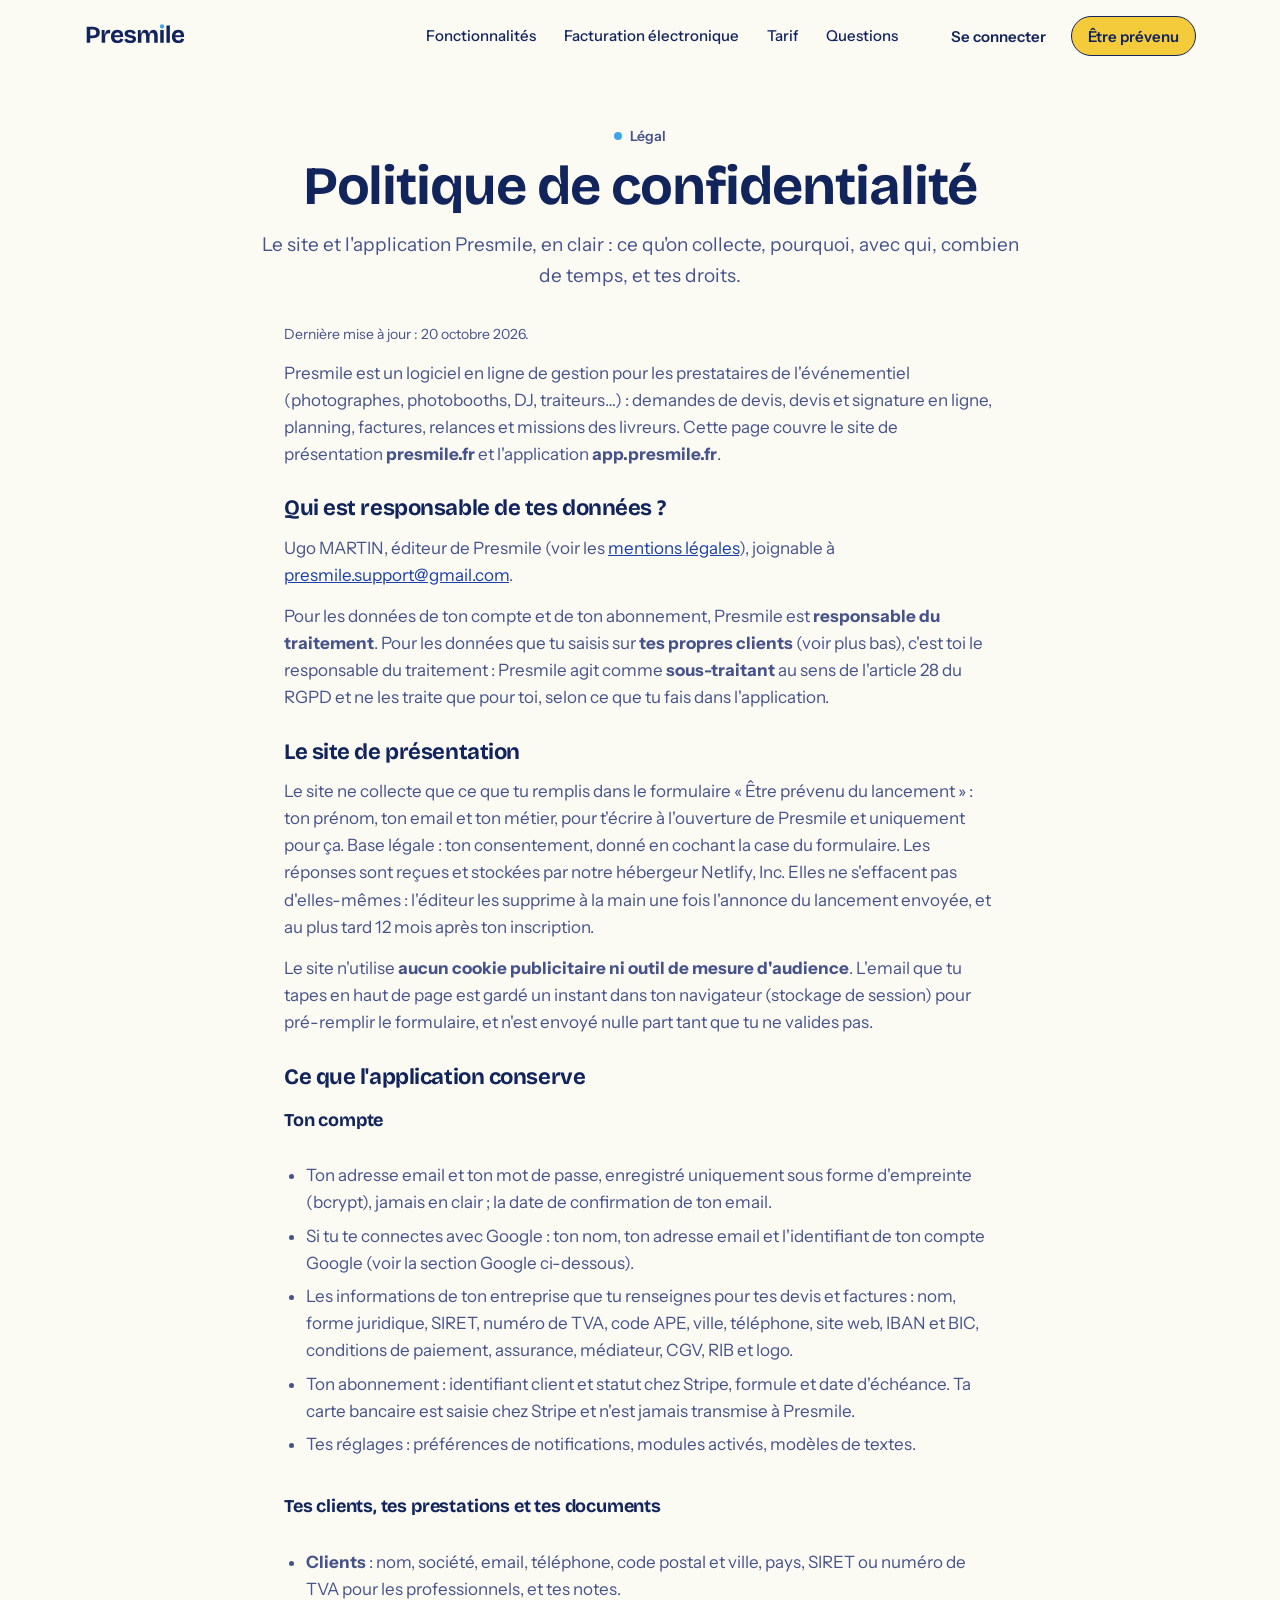
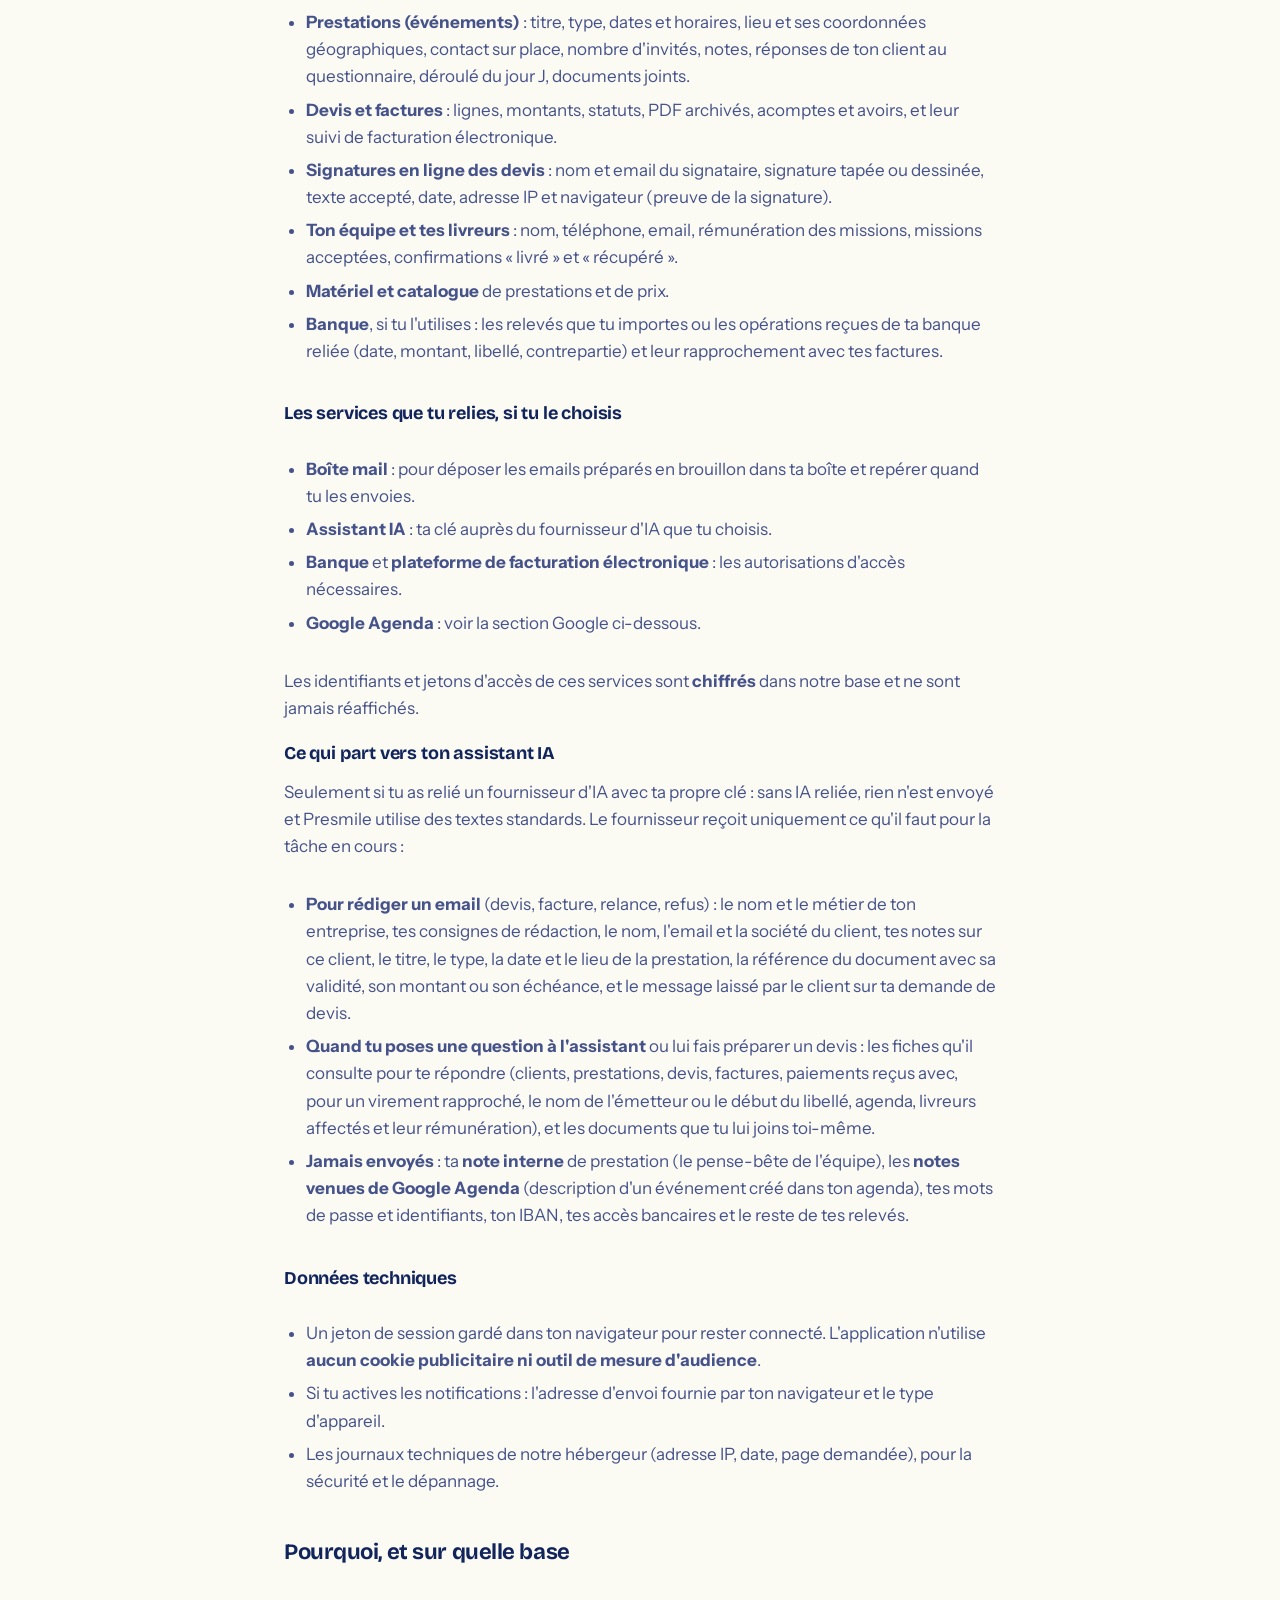
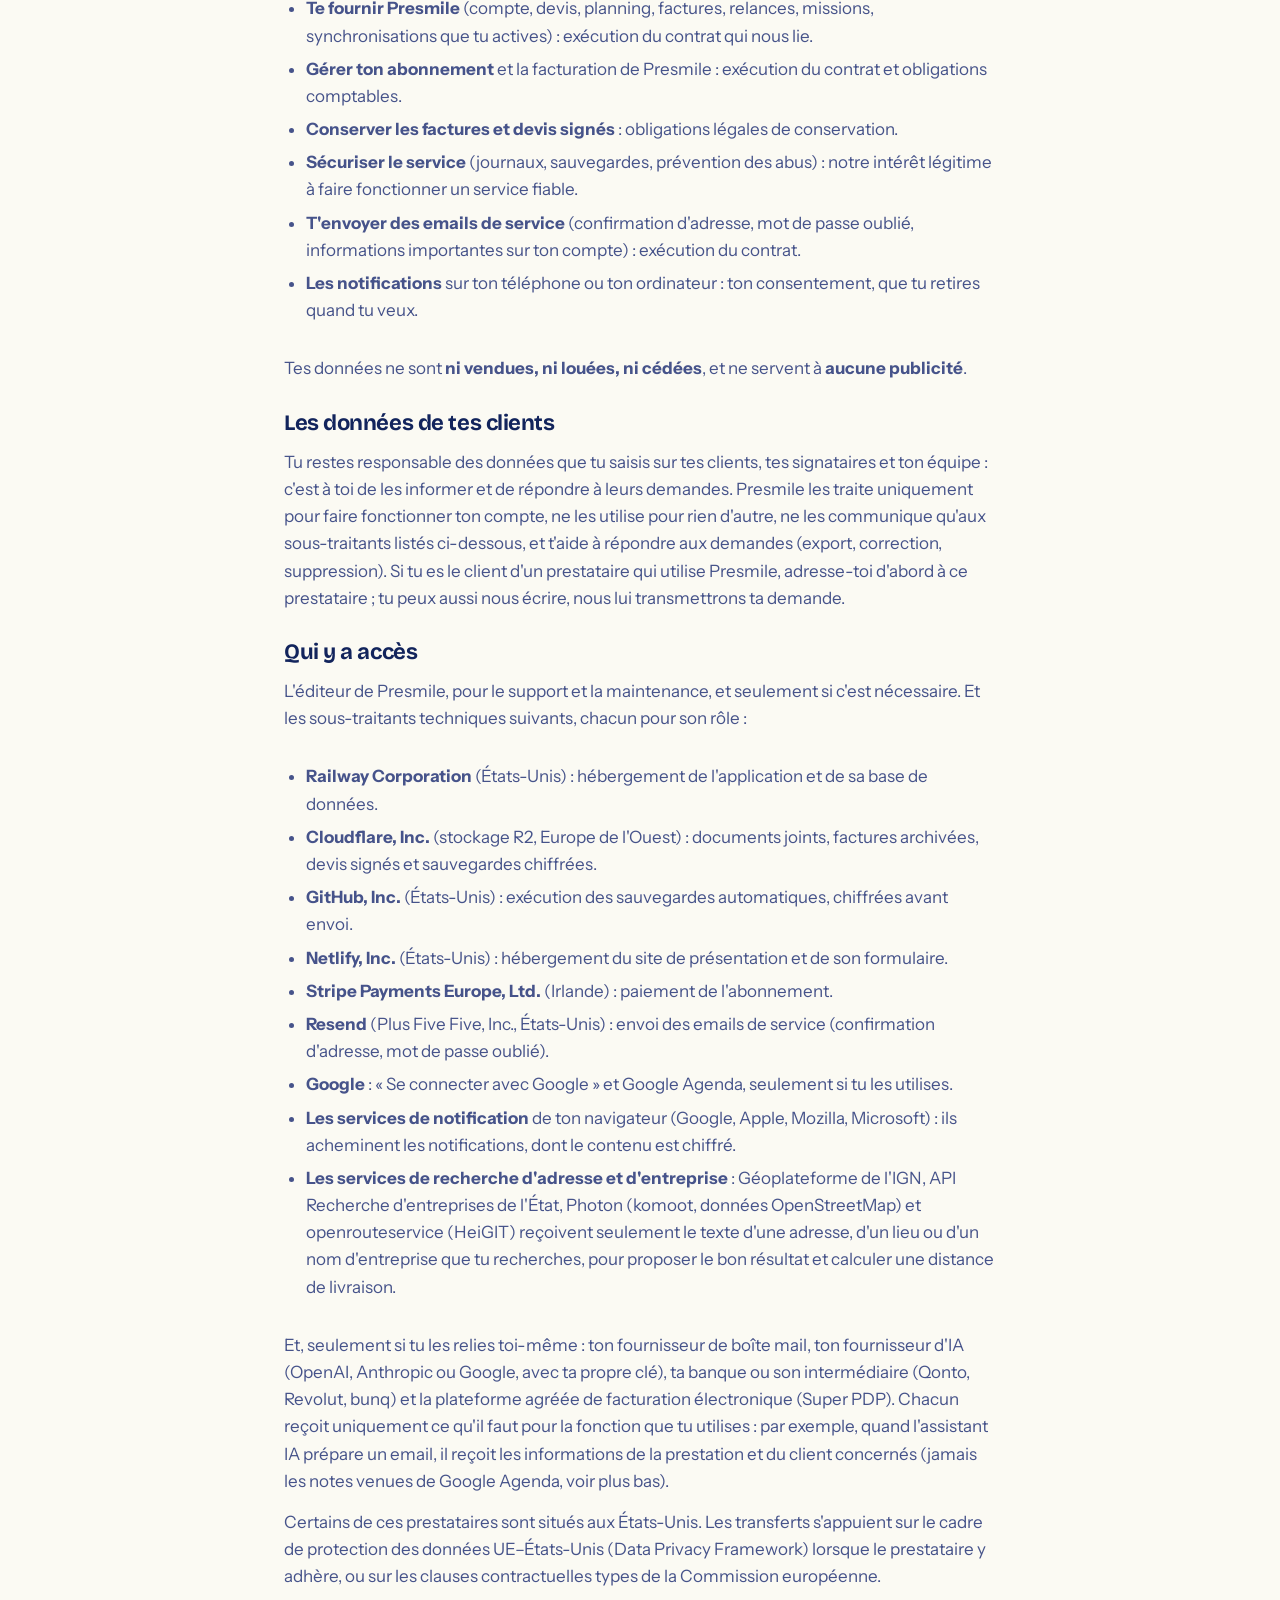
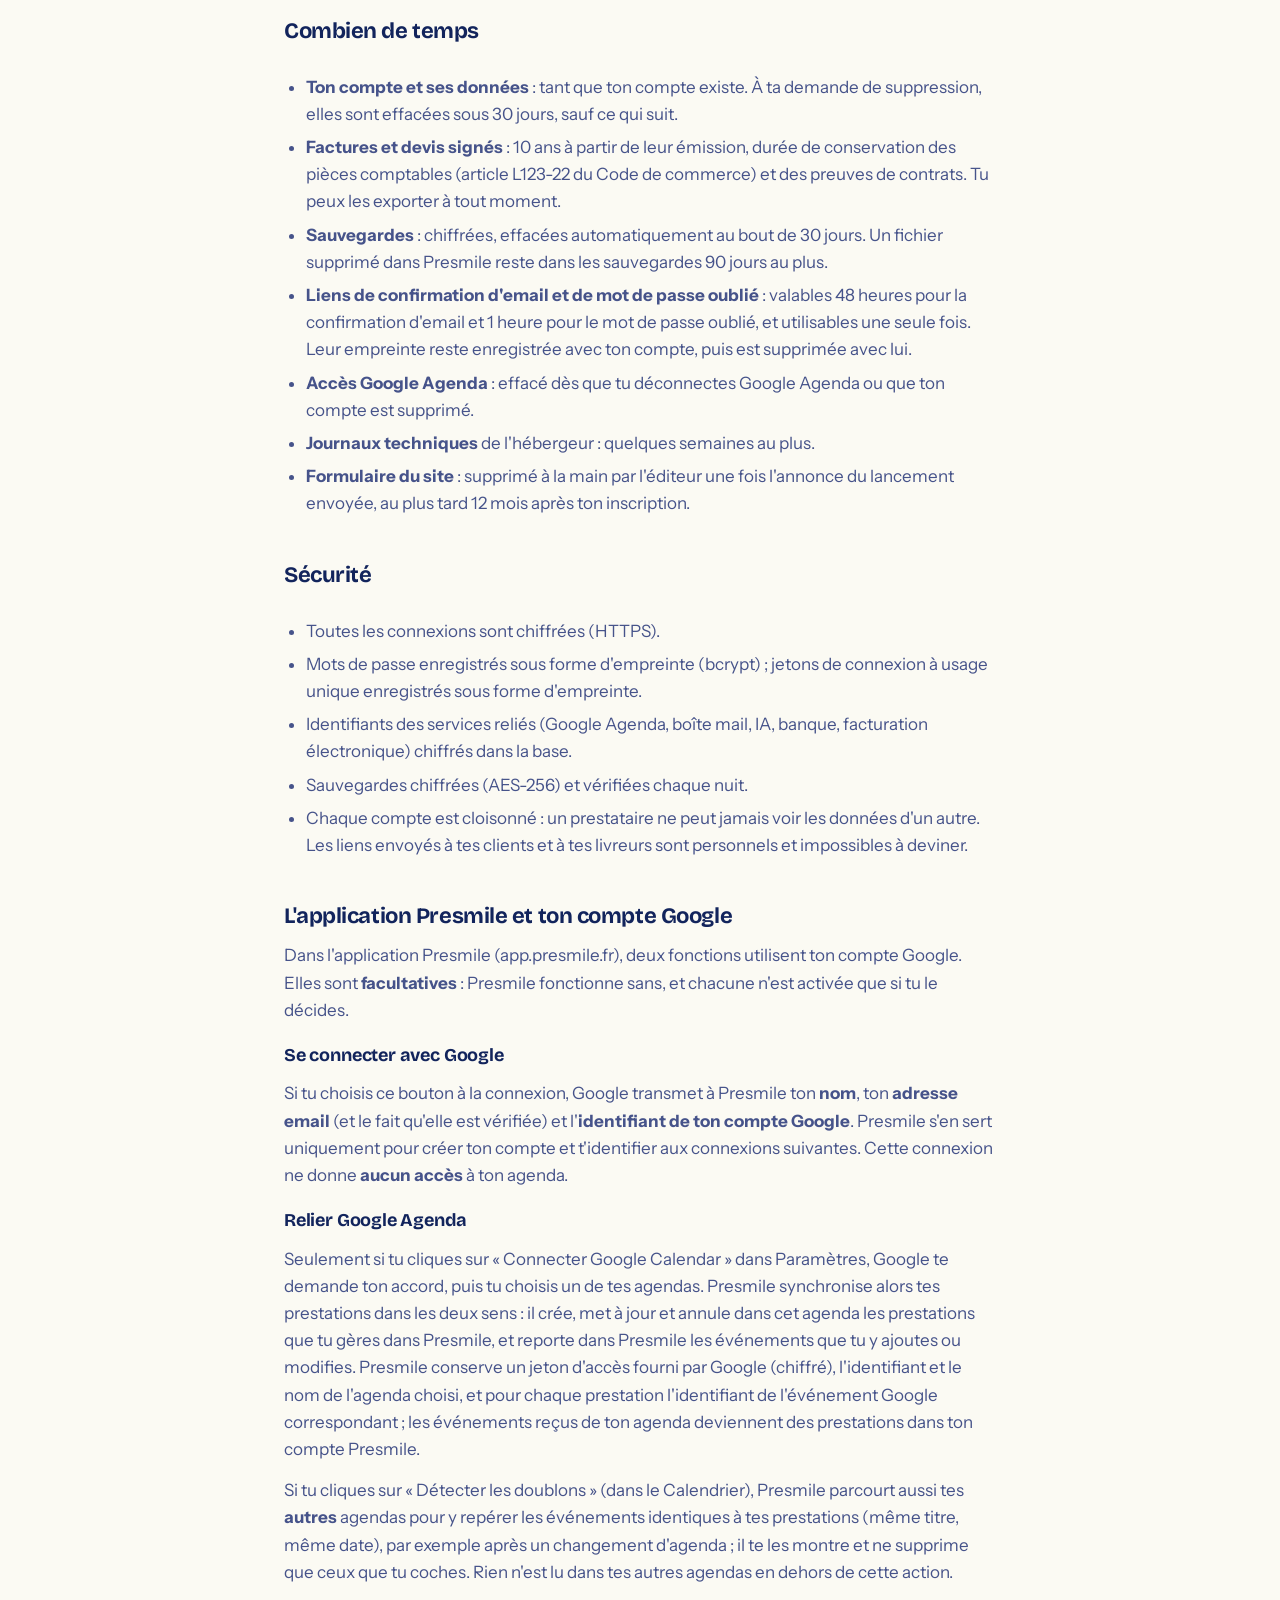
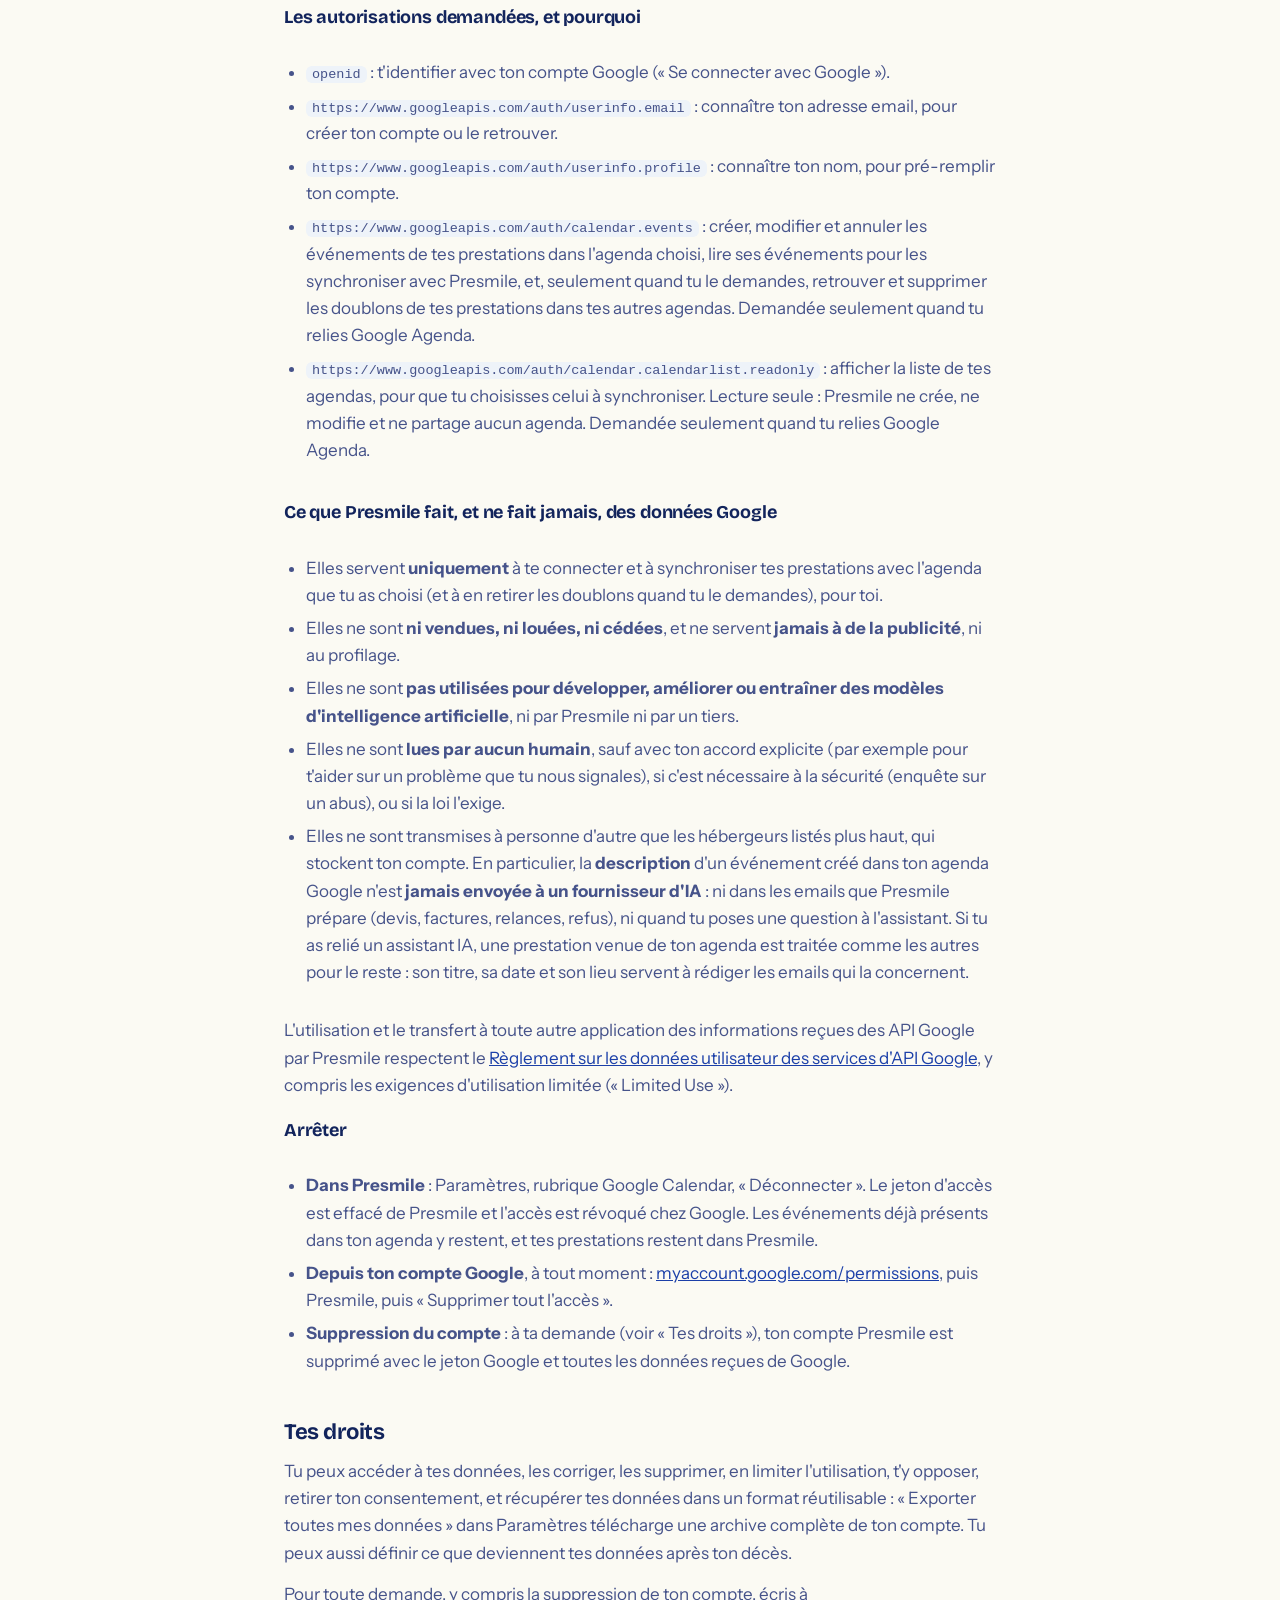
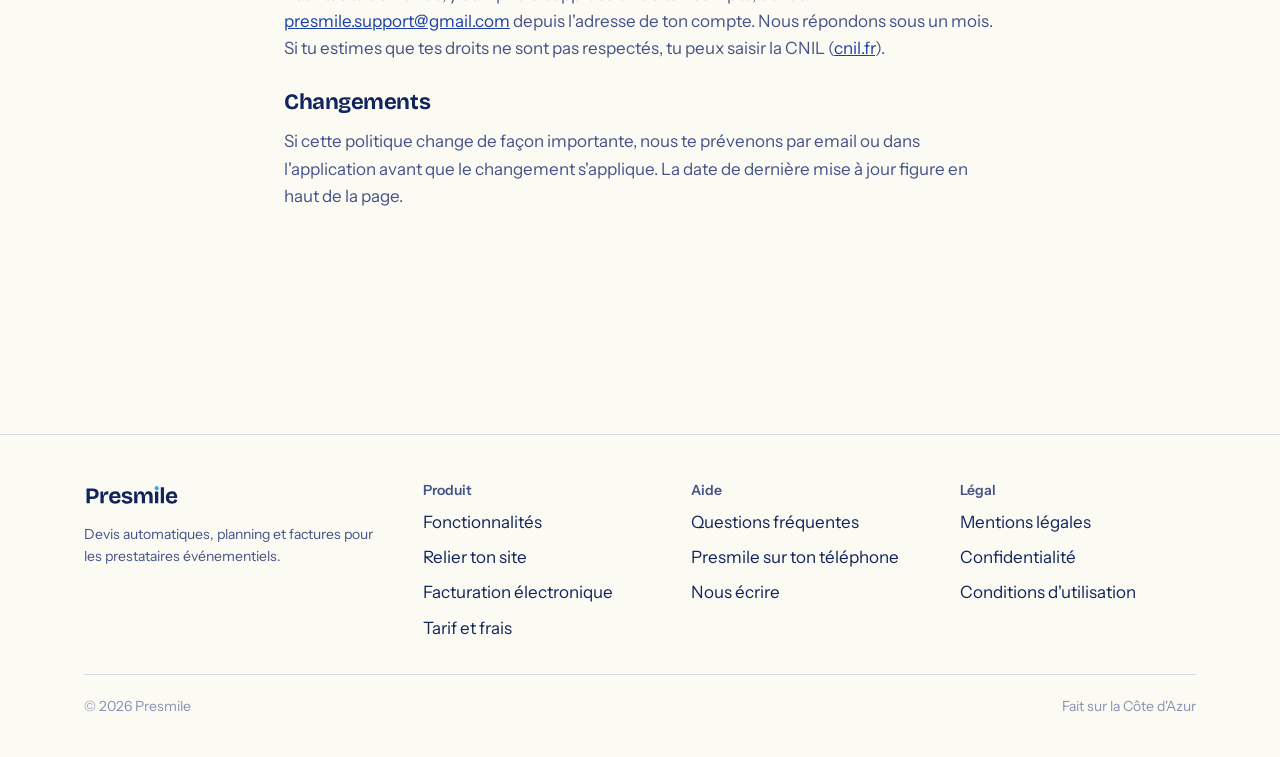
<file: confidentialite.html>
<!DOCTYPE html>
<html lang="fr">
<head>
<meta charset="utf-8">
<meta name="viewport" content="width=device-width, initial-scale=1">
<title>Confidentialité · Presmile</title>
<meta name="description" content="Comment Presmile traite tes données personnelles : site, application, compte Google et Google Agenda.">

<meta name="theme-color" content="#F4CB3A">
<link rel="icon" href="assets/favicon.svg" type="image/svg+xml">
<link rel="preload" href="assets/fonts/InstrumentSans-Variable.woff2" as="font" type="font/woff2" crossorigin>
<link rel="preload" href="assets/fonts/BricolageGrotesque-Variable.woff2" as="font" type="font/woff2" crossorigin>
<link rel="stylesheet" href="assets/site.css">
</head>
<body>
<!-- Icônes (tracés type Lucide) -->
<svg width="0" height="0" style="position:absolute" aria-hidden="true">
  <symbol id="i-check" viewBox="0 0 24 24"><path d="M20 6 9 17l-5-5"/></symbol>
  <symbol id="i-menu" viewBox="0 0 24 24"><path d="M4 6h16M4 12h16M4 18h16"/></symbol>
  <symbol id="i-arrow" viewBox="0 0 24 24"><path d="M5 12h14"/><path d="m12 5 7 7-7 7"/></symbol>
  <symbol id="i-zap" viewBox="0 0 24 24"><path d="M4 14a1 1 0 0 1-.78-1.63l9.9-10.2a.5.5 0 0 1 .86.46l-1.92 6.02A1 1 0 0 0 13 10h7a1 1 0 0 1 .78 1.63l-9.9 10.2a.5.5 0 0 1-.86-.46l1.92-6.02A1 1 0 0 0 11 14z"/></symbol>
  <symbol id="i-plug" viewBox="0 0 24 24"><path d="M12 22v-5"/><path d="M9 8V2M15 8V2"/><path d="M18 8v5a4 4 0 0 1-4 4h-4a4 4 0 0 1-4-4V8Z"/></symbol>
  <symbol id="i-inbox" viewBox="0 0 24 24"><path d="M22 12h-6l-2 3h-4l-2-3H2"/><path d="M5.45 5.11 2 12v6a2 2 0 0 0 2 2h16a2 2 0 0 0 2-2v-6l-3.45-6.89A2 2 0 0 0 16.76 4H7.24a2 2 0 0 0-1.79 1.11z"/></symbol>
  <symbol id="i-file" viewBox="0 0 24 24"><path d="M15 2H6a2 2 0 0 0-2 2v16a2 2 0 0 0 2 2h12a2 2 0 0 0 2-2V7Z"/><path d="M14 2v4a2 2 0 0 0 2 2h4"/><path d="M10 13h4M10 17h4"/></symbol>
  <symbol id="i-mail" viewBox="0 0 24 24"><rect width="20" height="16" x="2" y="4" rx="2"/><path d="m22 7-8.97 5.7a1.94 1.94 0 0 1-2.06 0L2 7"/></symbol>
  <symbol id="i-pen" viewBox="0 0 24 24"><path d="M12 20h9"/><path d="M16.4 3.6a2.1 2.1 0 1 1 3 3L7 19l-4 1 1-4Z"/></symbol>
  <symbol id="i-repeat" viewBox="0 0 24 24"><path d="m17 2 4 4-4 4"/><path d="M3 11v-1a4 4 0 0 1 4-4h14"/><path d="m7 22-4-4 4-4"/><path d="M21 13v1a4 4 0 0 1-4 4H3"/></symbol>
  <symbol id="i-cal" viewBox="0 0 24 24"><path d="M8 2v4M16 2v4"/><rect width="18" height="18" x="3" y="4" rx="2"/><path d="M3 10h18"/></symbol>
  <symbol id="i-truck" viewBox="0 0 24 24"><path d="M14 18V6a2 2 0 0 0-2-2H4a2 2 0 0 0-2 2v11a1 1 0 0 0 1 1h2"/><path d="M15 18H9"/><path d="M19 18h2a1 1 0 0 0 1-1v-3.65a1 1 0 0 0-.22-.62l-3.48-4.35A1 1 0 0 0 17.52 8H14"/><circle cx="17" cy="18" r="2"/><circle cx="7" cy="18" r="2"/></symbol>
  <symbol id="i-chart" viewBox="0 0 24 24"><path d="M3 3v18h18"/><path d="M18 17V9M13 17V5M8 17v-3"/></symbol>
  <symbol id="i-euro" viewBox="0 0 24 24"><path d="M4 10h12M4 14h9"/><path d="M19 6a7.7 7.7 0 0 0-5.2-2A7.9 7.9 0 0 0 6 12c0 4.4 3.5 8 7.8 8 2 0 3.8-.8 5.2-2"/></symbol>
  <symbol id="i-shield" viewBox="0 0 24 24"><path d="M20 13c0 5-3.5 7.5-7.66 8.95a1 1 0 0 1-.67-.01C7.5 20.5 4 18 4 13V6a1 1 0 0 1 1-1c2 0 4.5-1.2 6.24-2.72a1.17 1.17 0 0 1 1.52 0C14.51 3.81 17 5 19 5a1 1 0 0 1 1 1z"/><path d="m9 12 2 2 4-4"/></symbol>
  <symbol id="i-box" viewBox="0 0 24 24"><path d="M21 8a2 2 0 0 0-1-1.73l-7-4a2 2 0 0 0-2 0l-7 4A2 2 0 0 0 3 8v8a2 2 0 0 0 1 1.73l7 4a2 2 0 0 0 2 0l7-4A2 2 0 0 0 21 16Z"/><path d="m3.3 7 8.7 5 8.7-5"/><path d="M12 22V12"/></symbol>
  <symbol id="i-bell" viewBox="0 0 24 24"><path d="M6 8a6 6 0 0 1 12 0c0 7 3 9 3 9H3s3-2 3-9"/><path d="M10.3 21a1.94 1.94 0 0 0 3.4 0"/></symbol>
  <symbol id="i-phone" viewBox="0 0 24 24"><rect width="14" height="20" x="5" y="2" rx="2"/><path d="M12 18h.01"/></symbol>
  <symbol id="i-settings" viewBox="0 0 24 24"><path d="M20 7h-9M14 17H5"/><circle cx="17" cy="17" r="3"/><circle cx="7" cy="7" r="3"/></symbol>
</svg>

<header class="site-header" id="top">
  <div class="wrap">
    <a class="logo" href="index.html" aria-label="Presmile, accueil"><img src="assets/logo-presmile.svg" alt="Presmile" width="112" height="34"></a>
    <nav class="nav" aria-label="Navigation principale">
      <a href="fonctionnalites.html">Fonctionnalités</a>
      <a class="nav-more" href="connecter-ton-site.html">Relier ton site</a>
      <a href="facturation-electronique.html">Facturation électronique</a>
      <a href="tarif.html">Tarif</a>
      <a class="nav-more" href="sur-ton-telephone.html">Sur ton téléphone</a>
      <a href="questions.html">Questions</a>
      <span class="nav-mobile nav-sep" aria-hidden="true"></span>
      <a class="nav-mobile nav-login" href="https://app.presmile.fr/" data-app-link>Se connecter</a>
      <a class="nav-mobile nav-cta" href="lancement.html">Être prévenu du lancement</a>
    </nav>
    <div class="header-cta">
      <a class="btn btn-ghost btn-sm" href="https://app.presmile.fr/" data-app-link>Se connecter</a>
      <a class="btn btn-primary btn-sm" href="lancement.html">Être prévenu</a>
    </div>
    <button class="menu-btn" type="button" aria-label="Ouvrir le menu" aria-expanded="false" onclick="toggleMenu(this)"><svg class="ic"><use href="#i-menu"/></svg></button>
  </div>
</header>

<main>
  <div class="page-head"><div class="wrap"><span class="eyebrow">Légal</span><h1 style="font-size: clamp(34px, 4.6vw, 54px);">Politique de confidentialité</h1><p>Le site et l'application Presmile, en clair : ce qu'on collecte, pourquoi, avec qui, combien de temps, et tes droits.</p></div></div>
  <section style="padding-top: 24px;"><div class="wrap prose">
    <p class="muted small">Dernière mise à jour : 20 octobre 2026.</p>
    <p>Presmile est un logiciel en ligne de gestion pour les prestataires de l'événementiel (photographes, photobooths, DJ, traiteurs…) : demandes de devis, devis et signature en ligne, planning, factures, relances et missions des livreurs. Cette page couvre le site de présentation <b>presmile.fr</b> et l'application <b>app.presmile.fr</b>.</p>

    <h2>Qui est responsable de tes données ?</h2>
    <p>Ugo MARTIN, éditeur de Presmile (voir les <a href="mentions-legales.html">mentions légales</a>), joignable à <a href="mailto:presmile.support@gmail.com">presmile.support@gmail.com</a>.</p>
    <p>Pour les données de ton compte et de ton abonnement, Presmile est <b>responsable du traitement</b>. Pour les données que tu saisis sur <b>tes propres clients</b> (voir plus bas), c'est toi le responsable du traitement : Presmile agit comme <b>sous-traitant</b> au sens de l'article 28 du RGPD et ne les traite que pour toi, selon ce que tu fais dans l'application.</p>

    <h2>Le site de présentation</h2>
    <p>Le site ne collecte que ce que tu remplis dans le formulaire « Être prévenu du lancement » : ton prénom, ton email et ton métier, pour t'écrire à l'ouverture de Presmile et uniquement pour ça. Base légale : ton consentement, donné en cochant la case du formulaire. Les réponses sont reçues et stockées par notre hébergeur Netlify, Inc. Elles ne s'effacent pas d'elles-mêmes : l'éditeur les supprime à la main une fois l'annonce du lancement envoyée, et au plus tard 12 mois après ton inscription.</p>
    <p>Le site n'utilise <b>aucun cookie publicitaire ni outil de mesure d'audience</b>. L'email que tu tapes en haut de page est gardé un instant dans ton navigateur (stockage de session) pour pré-remplir le formulaire, et n'est envoyé nulle part tant que tu ne valides pas.</p>

    <h2>Ce que l'application conserve</h2>
    <h3>Ton compte</h3>
    <ul>
      <li>Ton adresse email et ton mot de passe, enregistré uniquement sous forme d'empreinte (bcrypt), jamais en clair ; la date de confirmation de ton email.</li>
      <li>Si tu te connectes avec Google : ton nom, ton adresse email et l'identifiant de ton compte Google (voir la section Google ci-dessous).</li>
      <li>Les informations de ton entreprise que tu renseignes pour tes devis et factures : nom, forme juridique, SIRET, numéro de TVA, code APE, ville, téléphone, site web, IBAN et BIC, conditions de paiement, assurance, médiateur, CGV, RIB et logo.</li>
      <li>Ton abonnement : identifiant client et statut chez Stripe, formule et date d'échéance. Ta carte bancaire est saisie chez Stripe et n'est jamais transmise à Presmile.</li>
      <li>Tes réglages : préférences de notifications, modules activés, modèles de textes.</li>
    </ul>
    <h3>Tes clients, tes prestations et tes documents</h3>
    <ul>
      <li><b>Clients</b> : nom, société, email, téléphone, code postal et ville, pays, SIRET ou numéro de TVA pour les professionnels, et tes notes.</li>
      <li><b>Prestations (événements)</b> : titre, type, dates et horaires, lieu et ses coordonnées géographiques, contact sur place, nombre d'invités, notes, réponses de ton client au questionnaire, déroulé du jour J, documents joints.</li>
      <li><b>Devis et factures</b> : lignes, montants, statuts, PDF archivés, acomptes et avoirs, et leur suivi de facturation électronique.</li>
      <li><b>Signatures en ligne des devis</b> : nom et email du signataire, signature tapée ou dessinée, texte accepté, date, adresse IP et navigateur (preuve de la signature).</li>
      <li><b>Ton équipe et tes livreurs</b> : nom, téléphone, email, rémunération des missions, missions acceptées, confirmations « livré » et « récupéré ».</li>
      <li><b>Matériel et catalogue</b> de prestations et de prix.</li>
      <li><b>Banque</b>, si tu l'utilises : les relevés que tu importes ou les opérations reçues de ta banque reliée (date, montant, libellé, contrepartie) et leur rapprochement avec tes factures.</li>
    </ul>
    <h3>Les services que tu relies, si tu le choisis</h3>
    <ul>
      <li><b>Boîte mail</b> : pour déposer les emails préparés en brouillon dans ta boîte et repérer quand tu les envoies.</li>
      <li><b>Assistant IA</b> : ta clé auprès du fournisseur d'IA que tu choisis.</li>
      <li><b>Banque</b> et <b>plateforme de facturation électronique</b> : les autorisations d'accès nécessaires.</li>
      <li><b>Google Agenda</b> : voir la section Google ci-dessous.</li>
    </ul>
    <p>Les identifiants et jetons d'accès de ces services sont <b>chiffrés</b> dans notre base et ne sont jamais réaffichés.</p>
    <h3>Ce qui part vers ton assistant IA</h3>
    <p>Seulement si tu as relié un fournisseur d'IA avec ta propre clé : sans IA reliée, rien n'est envoyé et Presmile utilise des textes standards. Le fournisseur reçoit uniquement ce qu'il faut pour la tâche en cours :</p>
    <ul>
      <li><b>Pour rédiger un email</b> (devis, facture, relance, refus) : le nom et le métier de ton entreprise, tes consignes de rédaction, le nom, l'email et la société du client, tes notes sur ce client, le titre, le type, la date et le lieu de la prestation, la référence du document avec sa validité, son montant ou son échéance, et le message laissé par le client sur ta demande de devis.</li>
      <li><b>Quand tu poses une question à l'assistant</b> ou lui fais préparer un devis : les fiches qu'il consulte pour te répondre (clients, prestations, devis, factures, paiements reçus avec, pour un virement rapproché, le nom de l'émetteur ou le début du libellé, agenda, livreurs affectés et leur rémunération), et les documents que tu lui joins toi-même.</li>
      <li><b>Jamais envoyés</b> : ta <b>note interne</b> de prestation (le pense-bête de l'équipe), les <b>notes venues de Google Agenda</b> (description d'un événement créé dans ton agenda), tes mots de passe et identifiants, ton IBAN, tes accès bancaires et le reste de tes relevés.</li>
    </ul>
    <h3>Données techniques</h3>
    <ul>
      <li>Un jeton de session gardé dans ton navigateur pour rester connecté. L'application n'utilise <b>aucun cookie publicitaire ni outil de mesure d'audience</b>.</li>
      <li>Si tu actives les notifications : l'adresse d'envoi fournie par ton navigateur et le type d'appareil.</li>
      <li>Les journaux techniques de notre hébergeur (adresse IP, date, page demandée), pour la sécurité et le dépannage.</li>
    </ul>

    <h2>Pourquoi, et sur quelle base</h2>
    <ul>
      <li><b>Te fournir Presmile</b> (compte, devis, planning, factures, relances, missions, synchronisations que tu actives) : exécution du contrat qui nous lie.</li>
      <li><b>Gérer ton abonnement</b> et la facturation de Presmile : exécution du contrat et obligations comptables.</li>
      <li><b>Conserver les factures et devis signés</b> : obligations légales de conservation.</li>
      <li><b>Sécuriser le service</b> (journaux, sauvegardes, prévention des abus) : notre intérêt légitime à faire fonctionner un service fiable.</li>
      <li><b>T'envoyer des emails de service</b> (confirmation d'adresse, mot de passe oublié, informations importantes sur ton compte) : exécution du contrat.</li>
      <li><b>Les notifications</b> sur ton téléphone ou ton ordinateur : ton consentement, que tu retires quand tu veux.</li>
    </ul>
    <p>Tes données ne sont <b>ni vendues, ni louées, ni cédées</b>, et ne servent à <b>aucune publicité</b>.</p>

    <h2>Les données de tes clients</h2>
    <p>Tu restes responsable des données que tu saisis sur tes clients, tes signataires et ton équipe : c'est à toi de les informer et de répondre à leurs demandes. Presmile les traite uniquement pour faire fonctionner ton compte, ne les utilise pour rien d'autre, ne les communique qu'aux sous-traitants listés ci-dessous, et t'aide à répondre aux demandes (export, correction, suppression). Si tu es le client d'un prestataire qui utilise Presmile, adresse-toi d'abord à ce prestataire ; tu peux aussi nous écrire, nous lui transmettrons ta demande.</p>

    <h2>Qui y a accès</h2>
    <p>L'éditeur de Presmile, pour le support et la maintenance, et seulement si c'est nécessaire. Et les sous-traitants techniques suivants, chacun pour son rôle :</p>
    <ul>
      <li><b>Railway Corporation</b> (États-Unis) : hébergement de l'application et de sa base de données.</li>
      <li><b>Cloudflare, Inc.</b> (stockage R2, Europe de l'Ouest) : documents joints, factures archivées, devis signés et sauvegardes chiffrées.</li>
      <li><b>GitHub, Inc.</b> (États-Unis) : exécution des sauvegardes automatiques, chiffrées avant envoi.</li>
      <li><b>Netlify, Inc.</b> (États-Unis) : hébergement du site de présentation et de son formulaire.</li>
      <li><b>Stripe Payments Europe, Ltd.</b> (Irlande) : paiement de l'abonnement.</li>
      <li><b>Resend</b> (Plus Five Five, Inc., États-Unis) : envoi des emails de service (confirmation d'adresse, mot de passe oublié).</li>
      <li><b>Google</b> : « Se connecter avec Google » et Google Agenda, seulement si tu les utilises.</li>
      <li><b>Les services de notification</b> de ton navigateur (Google, Apple, Mozilla, Microsoft) : ils acheminent les notifications, dont le contenu est chiffré.</li>
      <li><b>Les services de recherche d'adresse et d'entreprise</b> : Géoplateforme de l'IGN, API Recherche d'entreprises de l'État, Photon (komoot, données OpenStreetMap) et openrouteservice (HeiGIT) reçoivent seulement le texte d'une adresse, d'un lieu ou d'un nom d'entreprise que tu recherches, pour proposer le bon résultat et calculer une distance de livraison.</li>
    </ul>
    <p>Et, seulement si tu les relies toi-même : ton fournisseur de boîte mail, ton fournisseur d'IA (OpenAI, Anthropic ou Google, avec ta propre clé), ta banque ou son intermédiaire (Qonto, Revolut, bunq) et la plateforme agréée de facturation électronique (Super PDP). Chacun reçoit uniquement ce qu'il faut pour la fonction que tu utilises : par exemple, quand l'assistant IA prépare un email, il reçoit les informations de la prestation et du client concernés (jamais les notes venues de Google Agenda, voir plus bas).</p>
    <p>Certains de ces prestataires sont situés aux États-Unis. Les transferts s'appuient sur le cadre de protection des données UE–États-Unis (Data Privacy Framework) lorsque le prestataire y adhère, ou sur les clauses contractuelles types de la Commission européenne.</p>

    <h2>Combien de temps</h2>
    <ul>
      <li><b>Ton compte et ses données</b> : tant que ton compte existe. À ta demande de suppression, elles sont effacées sous 30 jours, sauf ce qui suit.</li>
      <li><b>Factures et devis signés</b> : 10 ans à partir de leur émission, durée de conservation des pièces comptables (article L123-22 du Code de commerce) et des preuves de contrats. Tu peux les exporter à tout moment.</li>
      <li><b>Sauvegardes</b> : chiffrées, effacées automatiquement au bout de 30 jours. Un fichier supprimé dans Presmile reste dans les sauvegardes 90 jours au plus.</li>
      <li><b>Liens de confirmation d'email et de mot de passe oublié</b> : valables 48 heures pour la confirmation d'email et 1 heure pour le mot de passe oublié, et utilisables une seule fois. Leur empreinte reste enregistrée avec ton compte, puis est supprimée avec lui.</li>
      <li><b>Accès Google Agenda</b> : effacé dès que tu déconnectes Google Agenda ou que ton compte est supprimé.</li>
      <li><b>Journaux techniques</b> de l'hébergeur : quelques semaines au plus.</li>
      <li><b>Formulaire du site</b> : supprimé à la main par l'éditeur une fois l'annonce du lancement envoyée, au plus tard 12 mois après ton inscription.</li>
    </ul>

    <h2>Sécurité</h2>
    <ul>
      <li>Toutes les connexions sont chiffrées (HTTPS).</li>
      <li>Mots de passe enregistrés sous forme d'empreinte (bcrypt) ; jetons de connexion à usage unique enregistrés sous forme d'empreinte.</li>
      <li>Identifiants des services reliés (Google Agenda, boîte mail, IA, banque, facturation électronique) chiffrés dans la base.</li>
      <li>Sauvegardes chiffrées (AES-256) et vérifiées chaque nuit.</li>
      <li>Chaque compte est cloisonné : un prestataire ne peut jamais voir les données d'un autre. Les liens envoyés à tes clients et à tes livreurs sont personnels et impossibles à deviner.</li>
    </ul>

    <h2 id="google">L'application Presmile et ton compte Google</h2>
    <p>Dans l'application Presmile (app.presmile.fr), deux fonctions utilisent ton compte Google. Elles sont <b>facultatives</b> : Presmile fonctionne sans, et chacune n'est activée que si tu le décides.</p>
    <h3>Se connecter avec Google</h3>
    <p>Si tu choisis ce bouton à la connexion, Google transmet à Presmile ton <b>nom</b>, ton <b>adresse email</b> (et le fait qu'elle est vérifiée) et l'<b>identifiant de ton compte Google</b>. Presmile s'en sert uniquement pour créer ton compte et t'identifier aux connexions suivantes. Cette connexion ne donne <b>aucun accès</b> à ton agenda.</p>
    <h3>Relier Google Agenda</h3>
    <p>Seulement si tu cliques sur « Connecter Google Calendar » dans Paramètres, Google te demande ton accord, puis tu choisis un de tes agendas. Presmile synchronise alors tes prestations dans les deux sens : il crée, met à jour et annule dans cet agenda les prestations que tu gères dans Presmile, et reporte dans Presmile les événements que tu y ajoutes ou modifies. Presmile conserve un jeton d'accès fourni par Google (chiffré), l'identifiant et le nom de l'agenda choisi, et pour chaque prestation l'identifiant de l'événement Google correspondant ; les événements reçus de ton agenda deviennent des prestations dans ton compte Presmile.</p>
    <p>Si tu cliques sur « Détecter les doublons » (dans le Calendrier), Presmile parcourt aussi tes <b>autres</b> agendas pour y repérer les événements identiques à tes prestations (même titre, même date), par exemple après un changement d'agenda ; il te les montre et ne supprime que ceux que tu coches. Rien n'est lu dans tes autres agendas en dehors de cette action.</p>
    <h3>Les autorisations demandées, et pourquoi</h3>
    <ul>
      <li><code>openid</code> : t'identifier avec ton compte Google (« Se connecter avec Google »).</li>
      <li><code>https://www.googleapis.com/auth/userinfo.email</code> : connaître ton adresse email, pour créer ton compte ou le retrouver.</li>
      <li><code>https://www.googleapis.com/auth/userinfo.profile</code> : connaître ton nom, pour pré-remplir ton compte.</li>
      <li><code>https://www.googleapis.com/auth/calendar.events</code> : créer, modifier et annuler les événements de tes prestations dans l'agenda choisi, lire ses événements pour les synchroniser avec Presmile, et, seulement quand tu le demandes, retrouver et supprimer les doublons de tes prestations dans tes autres agendas. Demandée seulement quand tu relies Google Agenda.</li>
      <li><code>https://www.googleapis.com/auth/calendar.calendarlist.readonly</code> : afficher la liste de tes agendas, pour que tu choisisses celui à synchroniser. Lecture seule : Presmile ne crée, ne modifie et ne partage aucun agenda. Demandée seulement quand tu relies Google Agenda.</li>
    </ul>
    <h3>Ce que Presmile fait, et ne fait jamais, des données Google</h3>
    <ul>
      <li>Elles servent <b>uniquement</b> à te connecter et à synchroniser tes prestations avec l'agenda que tu as choisi (et à en retirer les doublons quand tu le demandes), pour toi.</li>
      <li>Elles ne sont <b>ni vendues, ni louées, ni cédées</b>, et ne servent <b>jamais à de la publicité</b>, ni au profilage.</li>
      <li>Elles ne sont <b>pas utilisées pour développer, améliorer ou entraîner des modèles d'intelligence artificielle</b>, ni par Presmile ni par un tiers.</li>
      <li>Elles ne sont <b>lues par aucun humain</b>, sauf avec ton accord explicite (par exemple pour t'aider sur un problème que tu nous signales), si c'est nécessaire à la sécurité (enquête sur un abus), ou si la loi l'exige.</li>
      <li>Elles ne sont transmises à personne d'autre que les hébergeurs listés plus haut, qui stockent ton compte. En particulier, la <b>description</b> d'un événement créé dans ton agenda Google n'est <b>jamais envoyée à un fournisseur d'IA</b> : ni dans les emails que Presmile prépare (devis, factures, relances, refus), ni quand tu poses une question à l'assistant. Si tu as relié un assistant IA, une prestation venue de ton agenda est traitée comme les autres pour le reste : son titre, sa date et son lieu servent à rédiger les emails qui la concernent.</li>
    </ul>
    <p>L'utilisation et le transfert à toute autre application des informations reçues des API Google par Presmile respectent le <a href="https://developers.google.com/terms/api-services-user-data-policy" rel="noopener">Règlement sur les données utilisateur des services d'API Google</a>, y compris les exigences d'utilisation limitée (« Limited Use »).</p>
    <h3>Arrêter</h3>
    <ul>
      <li><b>Dans Presmile</b> : Paramètres, rubrique Google Calendar, « Déconnecter ». Le jeton d'accès est effacé de Presmile et l'accès est révoqué chez Google. Les événements déjà présents dans ton agenda y restent, et tes prestations restent dans Presmile.</li>
      <li><b>Depuis ton compte Google</b>, à tout moment : <a href="https://myaccount.google.com/permissions" rel="noopener">myaccount.google.com/permissions</a>, puis Presmile, puis « Supprimer tout l'accès ».</li>
      <li><b>Suppression du compte</b> : à ta demande (voir « Tes droits »), ton compte Presmile est supprimé avec le jeton Google et toutes les données reçues de Google.</li>
    </ul>

    <h2>Tes droits</h2>
    <p>Tu peux accéder à tes données, les corriger, les supprimer, en limiter l'utilisation, t'y opposer, retirer ton consentement, et récupérer tes données dans un format réutilisable : « Exporter toutes mes données » dans Paramètres télécharge une archive complète de ton compte. Tu peux aussi définir ce que deviennent tes données après ton décès.</p>
    <p>Pour toute demande, y compris la suppression de ton compte, écris à <a href="mailto:presmile.support@gmail.com">presmile.support@gmail.com</a> depuis l'adresse de ton compte. Nous répondons sous un mois. Si tu estimes que tes droits ne sont pas respectés, tu peux saisir la CNIL (<a href="https://www.cnil.fr" rel="noopener">cnil.fr</a>).</p>

    <h2>Changements</h2>
    <p>Si cette politique change de façon importante, nous te prévenons par email ou dans l'application avant que le changement s'applique. La date de dernière mise à jour figure en haut de la page.</p>
  </div></section>
</main>

<footer>
  <div class="wrap">
    <div class="brand-col" style="display:grid; gap:12px; align-content:start;">
      <img src="assets/logo-presmile.svg" alt="Presmile" style="height:28px; width:auto;">
      <p class="muted small">Devis automatiques, planning et factures pour les prestataires événementiels.</p>
    </div>
    <div><h4>Produit</h4><ul><li><a href="fonctionnalites.html">Fonctionnalités</a></li><li><a href="connecter-ton-site.html">Relier ton site</a></li><li><a href="facturation-electronique.html">Facturation électronique</a></li><li><a href="tarif.html">Tarif et frais</a></li></ul></div>
    <div><h4>Aide</h4><ul><li><a href="questions.html">Questions fréquentes</a></li><li><a href="sur-ton-telephone.html">Presmile sur ton téléphone</a></li><li><a href="mailto:presmile.support@gmail.com">Nous écrire</a></li></ul></div>
    <div><h4>Légal</h4><ul><li><a href="mentions-legales.html">Mentions légales</a></li><li><a href="confidentialite.html">Confidentialité</a></li><li><a href="conditions-utilisation.html">Conditions d'utilisation</a></li></ul></div>
    <div class="legal"><span>© 2026 Presmile</span><span>Fait sur la Côte d'Azur</span></div>
  </div>
</footer>

<div class="sticky-cta" id="stickyCta"><a class="btn btn-primary btn-block" href="lancement.html">Être prévenu du lancement</a><small>14 jours d'essai offerts au lancement</small></div>
<script src="assets/site.js"></script>
</body>
</html>
</file>
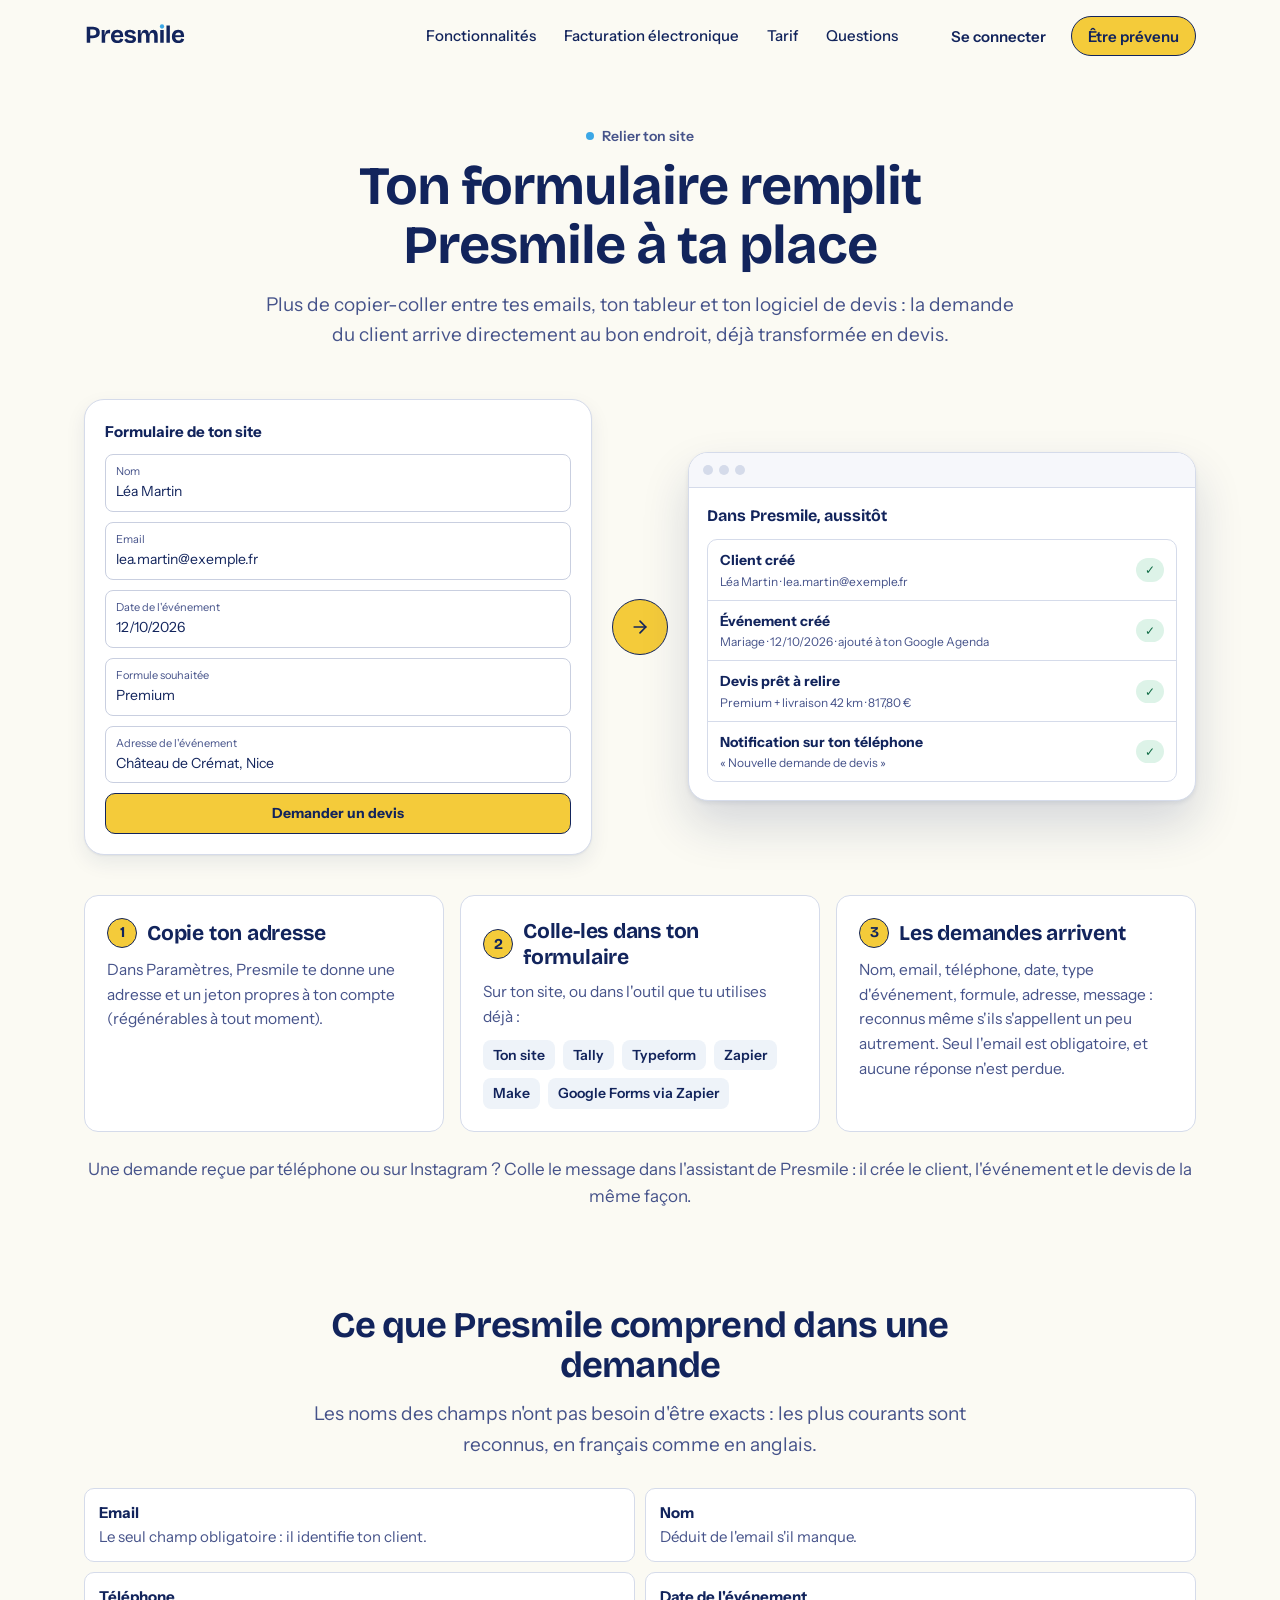
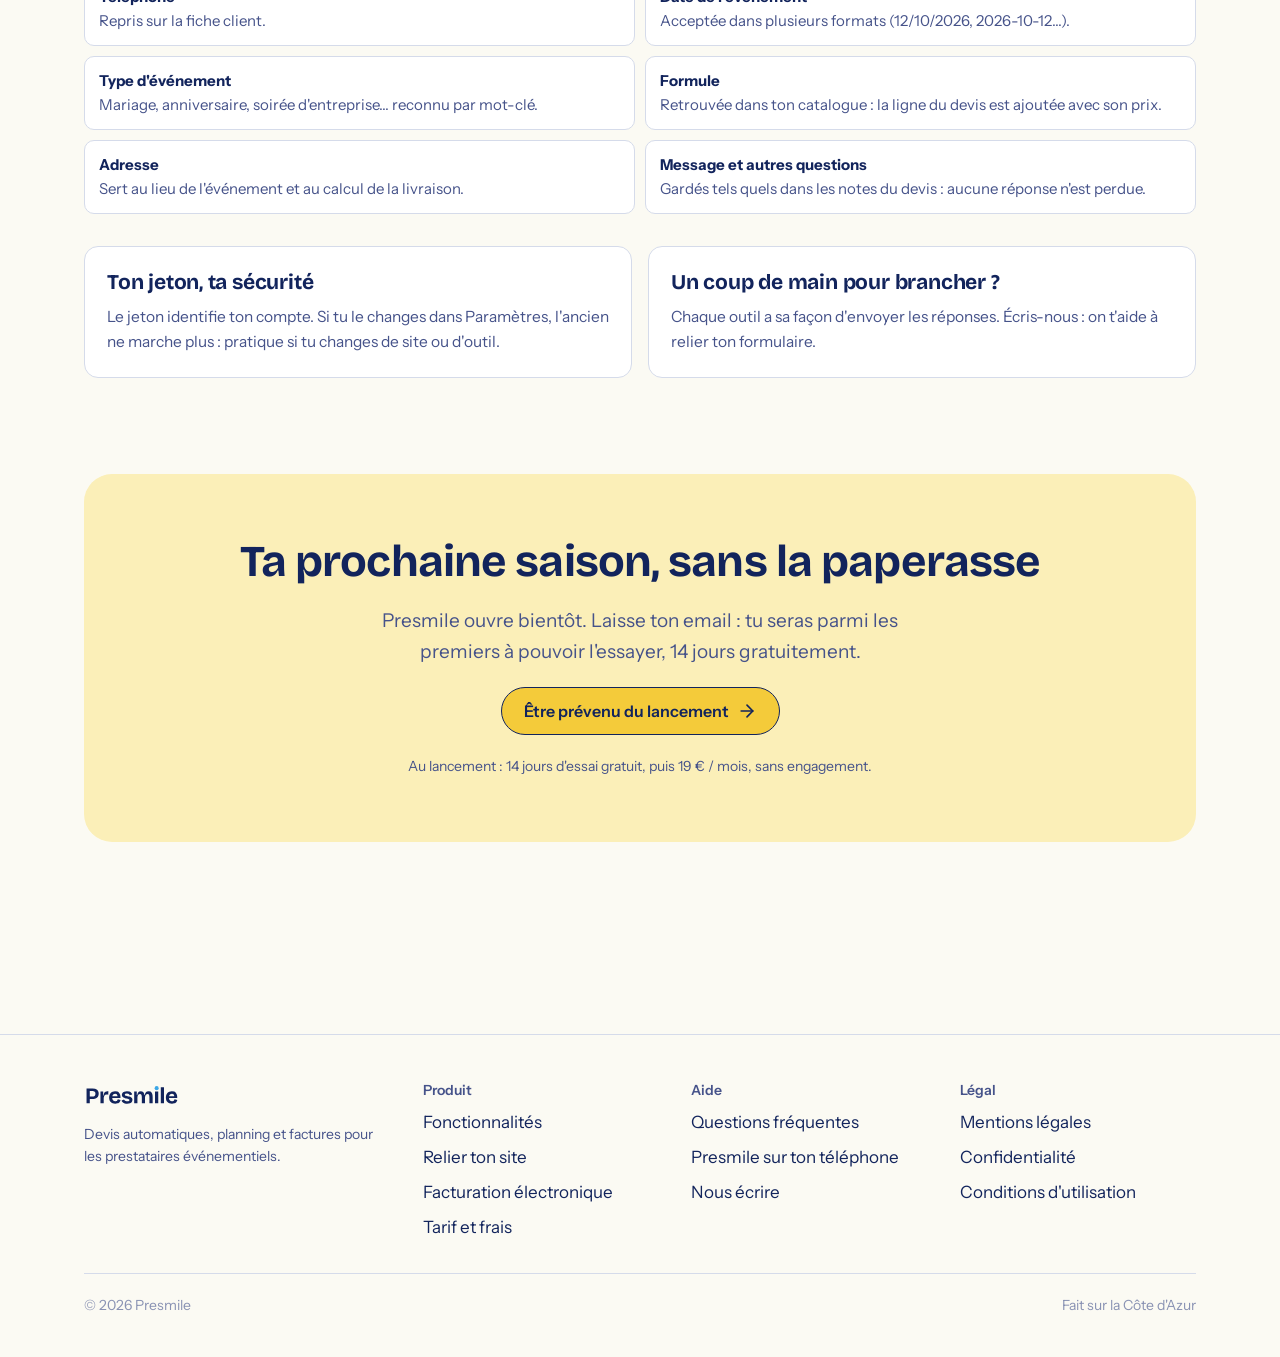
<file: connecter-ton-site.html>
<!DOCTYPE html>
<html lang="fr">
<head>
<meta charset="utf-8">
<meta name="viewport" content="width=device-width, initial-scale=1">
<title>Relier ton site · Presmile</title>
<meta name="description" content="Relie le formulaire de ton site, Tally, Typeform, Zapier ou Make à Presmile : chaque demande crée le client, l'événement et un devis prêt à envoyer.">
<meta name="theme-color" content="#F4CB3A">
<link rel="icon" href="assets/favicon.svg" type="image/svg+xml">
<link rel="preload" href="assets/fonts/InstrumentSans-Variable.woff2" as="font" type="font/woff2" crossorigin>
<link rel="preload" href="assets/fonts/BricolageGrotesque-Variable.woff2" as="font" type="font/woff2" crossorigin>
<link rel="stylesheet" href="assets/site.css">
</head>
<body class="has-sticky">


<!-- Icônes (tracés type Lucide) -->
<svg width="0" height="0" style="position:absolute" aria-hidden="true">
  <symbol id="i-check" viewBox="0 0 24 24"><path d="M20 6 9 17l-5-5"/></symbol>
  <symbol id="i-menu" viewBox="0 0 24 24"><path d="M4 6h16M4 12h16M4 18h16"/></symbol>
  <symbol id="i-arrow" viewBox="0 0 24 24"><path d="M5 12h14"/><path d="m12 5 7 7-7 7"/></symbol>
  <symbol id="i-zap" viewBox="0 0 24 24"><path d="M4 14a1 1 0 0 1-.78-1.63l9.9-10.2a.5.5 0 0 1 .86.46l-1.92 6.02A1 1 0 0 0 13 10h7a1 1 0 0 1 .78 1.63l-9.9 10.2a.5.5 0 0 1-.86-.46l1.92-6.02A1 1 0 0 0 11 14z"/></symbol>
  <symbol id="i-plug" viewBox="0 0 24 24"><path d="M12 22v-5"/><path d="M9 8V2M15 8V2"/><path d="M18 8v5a4 4 0 0 1-4 4h-4a4 4 0 0 1-4-4V8Z"/></symbol>
  <symbol id="i-inbox" viewBox="0 0 24 24"><path d="M22 12h-6l-2 3h-4l-2-3H2"/><path d="M5.45 5.11 2 12v6a2 2 0 0 0 2 2h16a2 2 0 0 0 2-2v-6l-3.45-6.89A2 2 0 0 0 16.76 4H7.24a2 2 0 0 0-1.79 1.11z"/></symbol>
  <symbol id="i-file" viewBox="0 0 24 24"><path d="M15 2H6a2 2 0 0 0-2 2v16a2 2 0 0 0 2 2h12a2 2 0 0 0 2-2V7Z"/><path d="M14 2v4a2 2 0 0 0 2 2h4"/><path d="M10 13h4M10 17h4"/></symbol>
  <symbol id="i-mail" viewBox="0 0 24 24"><rect width="20" height="16" x="2" y="4" rx="2"/><path d="m22 7-8.97 5.7a1.94 1.94 0 0 1-2.06 0L2 7"/></symbol>
  <symbol id="i-pen" viewBox="0 0 24 24"><path d="M12 20h9"/><path d="M16.4 3.6a2.1 2.1 0 1 1 3 3L7 19l-4 1 1-4Z"/></symbol>
  <symbol id="i-repeat" viewBox="0 0 24 24"><path d="m17 2 4 4-4 4"/><path d="M3 11v-1a4 4 0 0 1 4-4h14"/><path d="m7 22-4-4 4-4"/><path d="M21 13v1a4 4 0 0 1-4 4H3"/></symbol>
  <symbol id="i-cal" viewBox="0 0 24 24"><path d="M8 2v4M16 2v4"/><rect width="18" height="18" x="3" y="4" rx="2"/><path d="M3 10h18"/></symbol>
  <symbol id="i-truck" viewBox="0 0 24 24"><path d="M14 18V6a2 2 0 0 0-2-2H4a2 2 0 0 0-2 2v11a1 1 0 0 0 1 1h2"/><path d="M15 18H9"/><path d="M19 18h2a1 1 0 0 0 1-1v-3.65a1 1 0 0 0-.22-.62l-3.48-4.35A1 1 0 0 0 17.52 8H14"/><circle cx="17" cy="18" r="2"/><circle cx="7" cy="18" r="2"/></symbol>
  <symbol id="i-chart" viewBox="0 0 24 24"><path d="M3 3v18h18"/><path d="M18 17V9M13 17V5M8 17v-3"/></symbol>
  <symbol id="i-euro" viewBox="0 0 24 24"><path d="M4 10h12M4 14h9"/><path d="M19 6a7.7 7.7 0 0 0-5.2-2A7.9 7.9 0 0 0 6 12c0 4.4 3.5 8 7.8 8 2 0 3.8-.8 5.2-2"/></symbol>
  <symbol id="i-shield" viewBox="0 0 24 24"><path d="M20 13c0 5-3.5 7.5-7.66 8.95a1 1 0 0 1-.67-.01C7.5 20.5 4 18 4 13V6a1 1 0 0 1 1-1c2 0 4.5-1.2 6.24-2.72a1.17 1.17 0 0 1 1.52 0C14.51 3.81 17 5 19 5a1 1 0 0 1 1 1z"/><path d="m9 12 2 2 4-4"/></symbol>
  <symbol id="i-box" viewBox="0 0 24 24"><path d="M21 8a2 2 0 0 0-1-1.73l-7-4a2 2 0 0 0-2 0l-7 4A2 2 0 0 0 3 8v8a2 2 0 0 0 1 1.73l7 4a2 2 0 0 0 2 0l7-4A2 2 0 0 0 21 16Z"/><path d="m3.3 7 8.7 5 8.7-5"/><path d="M12 22V12"/></symbol>
  <symbol id="i-bell" viewBox="0 0 24 24"><path d="M6 8a6 6 0 0 1 12 0c0 7 3 9 3 9H3s3-2 3-9"/><path d="M10.3 21a1.94 1.94 0 0 0 3.4 0"/></symbol>
  <symbol id="i-phone" viewBox="0 0 24 24"><rect width="14" height="20" x="5" y="2" rx="2"/><path d="M12 18h.01"/></symbol>
  <symbol id="i-settings" viewBox="0 0 24 24"><path d="M20 7h-9M14 17H5"/><circle cx="17" cy="17" r="3"/><circle cx="7" cy="7" r="3"/></symbol>
</svg>

<header class="site-header" id="top">
  <div class="wrap">
    <a class="logo" href="index.html" aria-label="Presmile, accueil"><img src="assets/logo-presmile.svg" alt="Presmile" width="112" height="34"></a>
    <nav class="nav" aria-label="Navigation principale">
      <a href="fonctionnalites.html">Fonctionnalités</a>
      <a class="nav-more" href="connecter-ton-site.html" class="active" aria-current="page">Relier ton site</a>
      <a href="facturation-electronique.html">Facturation électronique</a>
      <a href="tarif.html">Tarif</a>
      <a class="nav-more" href="sur-ton-telephone.html">Sur ton téléphone</a>
      <a href="questions.html">Questions</a>
      <span class="nav-mobile nav-sep" aria-hidden="true"></span>
      <a class="nav-mobile nav-login" href="https://app.presmile.fr/" data-app-link>Se connecter</a>
      <a class="nav-mobile nav-cta" href="lancement.html">Être prévenu du lancement</a>
    </nav>
    <div class="header-cta">
      <a class="btn btn-ghost btn-sm" href="https://app.presmile.fr/" data-app-link>Se connecter</a>
      <a class="btn btn-primary btn-sm" href="lancement.html">Être prévenu</a>
    </div>
    <button class="menu-btn" type="button" aria-label="Ouvrir le menu" aria-expanded="false" onclick="toggleMenu(this)"><svg class="ic"><use href="#i-menu"/></svg></button>
  </div>
</header>

<main>
  <div class="page-head">
    <div class="wrap">
      <span class="eyebrow">Relier ton site</span>
      <h1 style="font-size: clamp(34px, 4.6vw, 54px);">Ton formulaire remplit Presmile à ta place</h1>
      <p>Plus de copier-coller entre tes emails, ton tableur et ton logiciel de devis : la demande du client arrive directement au bon endroit, déjà transformée en devis.</p>
    </div>
  </div>

  <!-- ============ BRANCHEMENT SUR TON SITE ============ -->
  <section id="ton-site" style="padding-top: 40px;">
    <div class="wrap">


      <div class="connect" aria-hidden="true">
        <div class="site-form">
          <b style="font-size:15px">Formulaire de ton site</b>
          <div class="ff"><span>Nom</span>Léa Martin</div>
          <div class="ff"><span>Email</span>lea.martin@exemple.fr</div>
          <div class="ff"><span>Date de l'événement</span>12/10/2026</div>
          <div class="ff"><span>Formule souhaitée</span>Premium</div>
          <div class="ff"><span>Adresse de l'événement</span>Château de Crémat, Nice</div>
          <span class="mbtn">Demander un devis</span>
        </div>
        <div class="arrow"><svg class="ic"><use href="#i-arrow"/></svg></div>
        <div class="window">
          <div class="window-bar"><i></i><i></i><i></i></div>
          <div class="window-body">
            <div class="mini-title">Dans Presmile, aussitôt</div>
            <div class="list">
              <div><span><b>Client créé</b><small>Léa Martin · lea.martin@exemple.fr</small></span><span class="badge ok">✓</span></div>
              <div><span><b>Événement créé</b><small>Mariage · 12/10/2026 · ajouté à ton Google Agenda</small></span><span class="badge ok">✓</span></div>
              <div><span><b>Devis prêt à relire</b><small>Premium + livraison 42 km · 817,80 €</small></span><span class="badge ok">✓</span></div>
              <div><span><b>Notification sur ton téléphone</b><small>« Nouvelle demande de devis »</small></span><span class="badge ok">✓</span></div>
            </div>
          </div>
        </div>
      </div>

      <div class="how">
        <div class="card"><h3><span class="num">1</span>Copie ton adresse</h3><p>Dans Paramètres, Presmile te donne une adresse et un jeton propres à ton compte (régénérables à tout moment).</p></div>
        <div class="card"><h3><span class="num">2</span>Colle-les dans ton formulaire</h3><p>Sur ton site, ou dans l'outil que tu utilises déjà :</p><div class="tools"><span>Ton site</span><span>Tally</span><span>Typeform</span><span>Zapier</span><span>Make</span><span>Google Forms via Zapier</span></div></div>
        <div class="card"><h3><span class="num">3</span>Les demandes arrivent</h3><p>Nom, email, téléphone, date, type d'événement, formule, adresse, message : reconnus même s'ils s'appellent un peu autrement. Seul l'email est obligatoire, et aucune réponse n'est perdue.</p></div>
      </div>
      <p class="muted" style="text-align:center; margin-top: 24px;">Une demande reçue par téléphone ou sur Instagram ? Colle le message dans l'assistant de Presmile : il crée le client, l'événement et le devis de la même façon.</p>
    </div>
  </section>

  <section style="padding-top: 0;">
    <div class="wrap">
      <div class="section-head center" style="margin-bottom: 28px;"><h2 style="font-size: clamp(26px, 3vw, 36px);">Ce que Presmile comprend dans une demande</h2><p>Les noms des champs n'ont pas besoin d'être exacts : les plus courants sont reconnus, en français comme en anglais.</p></div>
      <div class="fields">
        <div><b>Email</b><span>Le seul champ obligatoire : il identifie ton client.</span></div>
        <div><b>Nom</b><span>Déduit de l'email s'il manque.</span></div>
        <div><b>Téléphone</b><span>Repris sur la fiche client.</span></div>
        <div><b>Date de l'événement</b><span>Acceptée dans plusieurs formats (12/10/2026, 2026-10-12…).</span></div>
        <div><b>Type d'événement</b><span>Mariage, anniversaire, soirée d'entreprise… reconnu par mot-clé.</span></div>
        <div><b>Formule</b><span>Retrouvée dans ton catalogue : la ligne du devis est ajoutée avec son prix.</span></div>
        <div><b>Adresse</b><span>Sert au lieu de l'événement et au calcul de la livraison.</span></div>
        <div><b>Message et autres questions</b><span>Gardés tels quels dans les notes du devis : aucune réponse n'est perdue.</span></div>
      </div>
      <div class="transparency" style="margin-top: 32px;">
        <div class="card"><h3>Ton jeton, ta sécurité</h3><p>Le jeton identifie ton compte. Si tu le changes dans Paramètres, l'ancien ne marche plus : pratique si tu changes de site ou d'outil.</p></div>
        <div class="card"><h3>Un coup de main pour brancher ?</h3><p>Chaque outil a sa façon d'envoyer les réponses. Écris-nous : on t'aide à relier ton formulaire.</p></div>
      </div>
    </div>
  </section>

  <!-- ============ APPEL FINAL ============ -->
  <section style="padding-top: 0;">
    <div class="wrap">
      <div class="cta-final">
        <h2>Ta prochaine saison, sans la paperasse</h2>
        <p>Presmile ouvre bientôt. Laisse ton email : tu seras parmi les premiers à pouvoir l'essayer, 14 jours gratuitement.</p>
        <a class="btn btn-primary" href="lancement.html">Être prévenu du lancement <svg class="ic"><use href="#i-arrow"/></svg></a>
        <span class="muted small">Au lancement : 14 jours d'essai gratuit, puis 19 € / mois, sans engagement.</span>
      </div>
    </div>
  </section>
</main>

<footer>
  <div class="wrap">
    <div class="brand-col" style="display:grid; gap:12px; align-content:start;">
      <img src="assets/logo-presmile.svg" alt="Presmile" style="height:28px; width:auto;">
      <p class="muted small">Devis automatiques, planning et factures pour les prestataires événementiels.</p>
    </div>
    <div><h4>Produit</h4><ul><li><a href="fonctionnalites.html">Fonctionnalités</a></li><li><a href="connecter-ton-site.html">Relier ton site</a></li><li><a href="facturation-electronique.html">Facturation électronique</a></li><li><a href="tarif.html">Tarif et frais</a></li></ul></div>
    <div><h4>Aide</h4><ul><li><a href="questions.html">Questions fréquentes</a></li><li><a href="sur-ton-telephone.html">Presmile sur ton téléphone</a></li><li><a href="mailto:presmile.support@gmail.com">Nous écrire</a></li></ul></div>
    <div><h4>Légal</h4><ul><li><a href="mentions-legales.html">Mentions légales</a></li><li><a href="confidentialite.html">Confidentialité</a></li><li><a href="conditions-utilisation.html">Conditions d'utilisation</a></li></ul></div>
    <div class="legal"><span>© 2026 Presmile</span><span>Fait sur la Côte d'Azur</span></div>
  </div>
</footer>

<div class="sticky-cta" id="stickyCta"><a class="btn btn-primary btn-block" href="lancement.html">Être prévenu du lancement</a><small>14 jours d'essai offerts au lancement</small></div>
<script src="assets/site.js"></script>
</body>
</html>
</file>
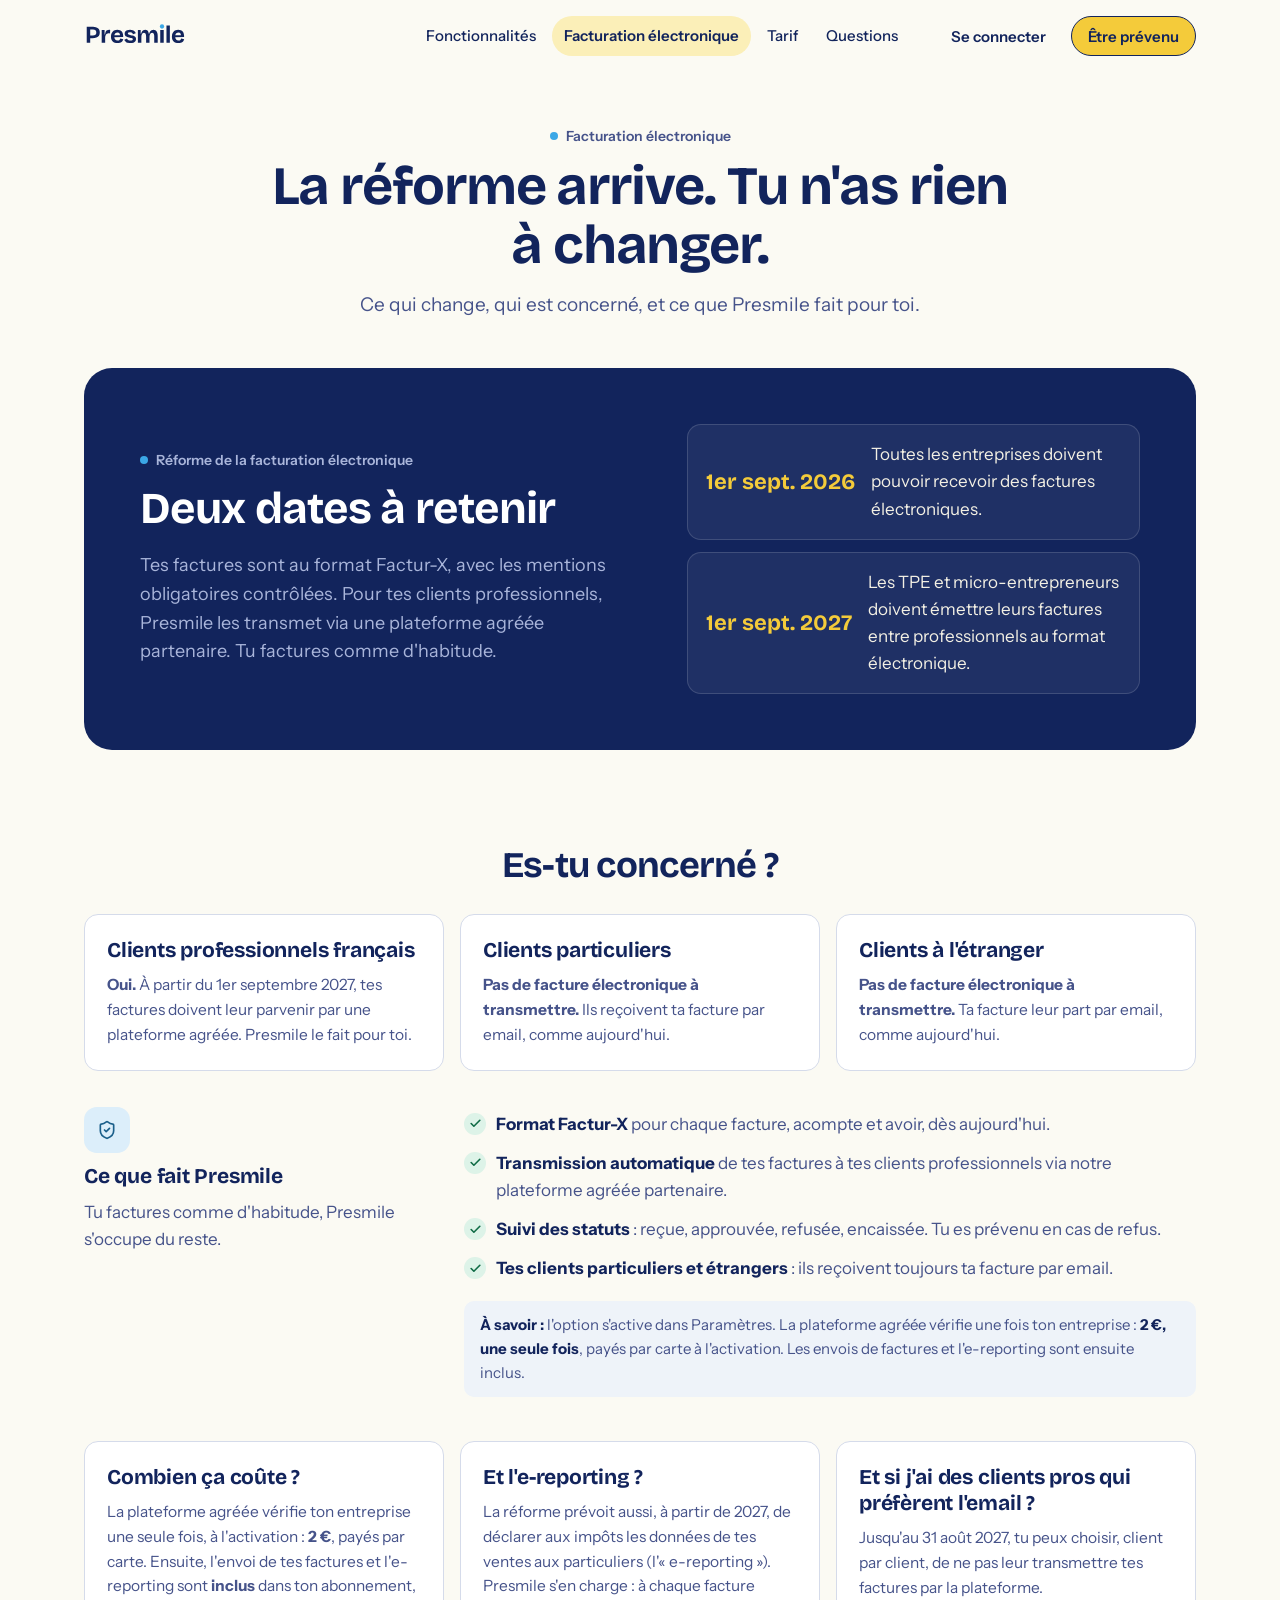
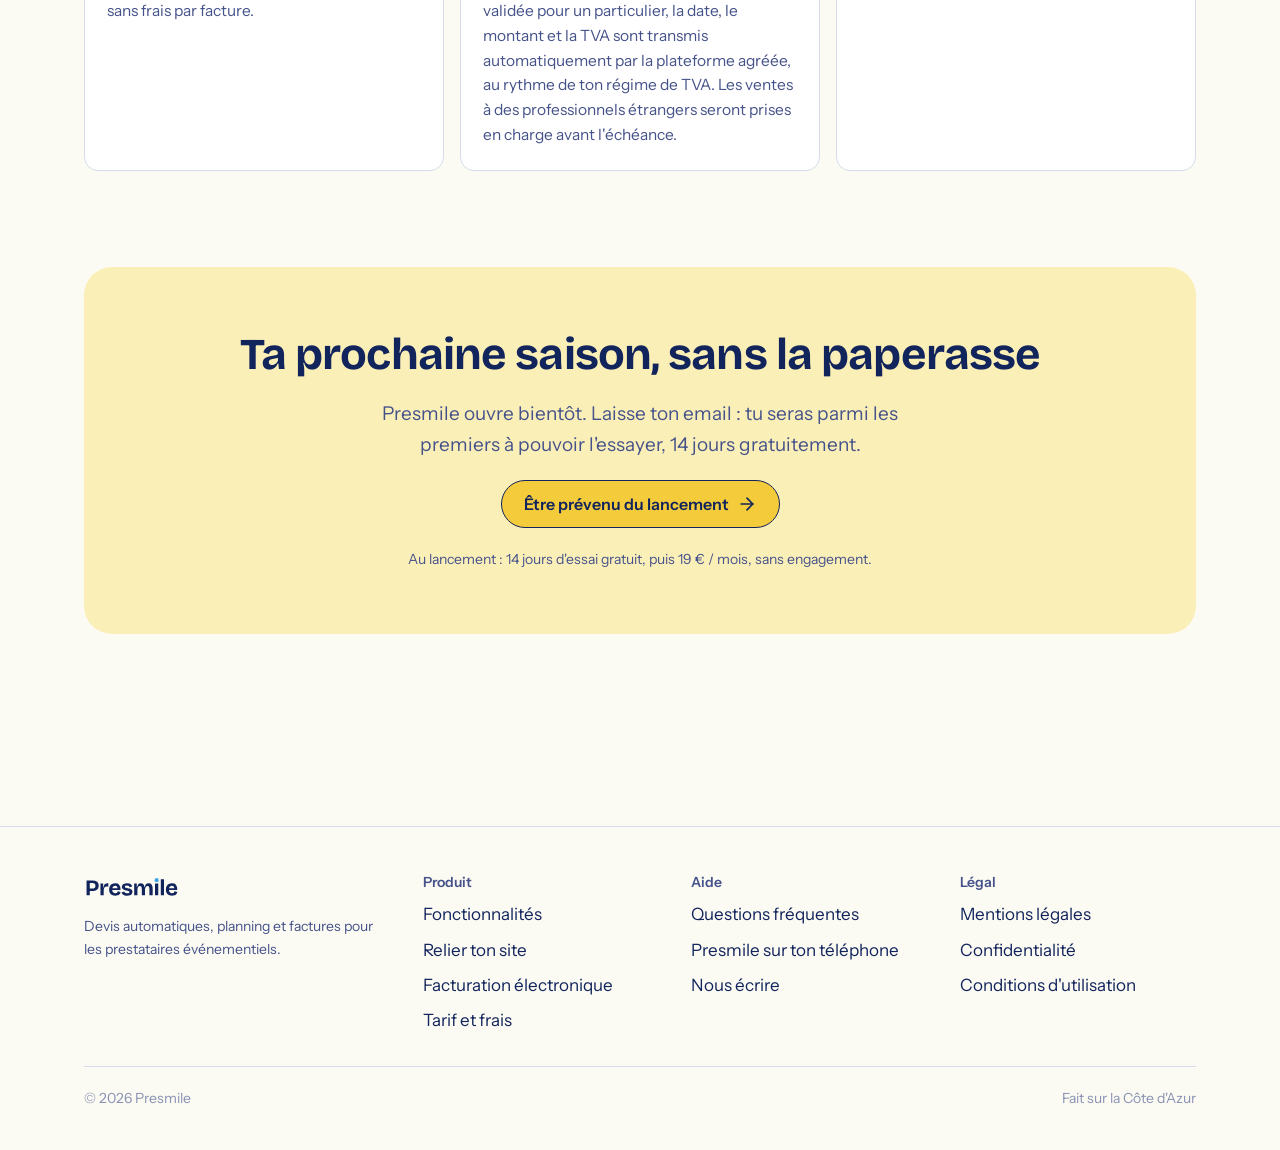
<file: facturation-electronique.html>
<!DOCTYPE html>
<html lang="fr">
<head>
<meta charset="utf-8">
<meta name="viewport" content="width=device-width, initial-scale=1">
<title>Facturation électronique · Presmile</title>
<meta name="description" content="La facturation électronique devient obligatoire entre entreprises. Presmile génère tes factures au format Factur-X et les transmet via une plateforme agréée. 2 € une seule fois, envois inclus.">
<meta name="theme-color" content="#F4CB3A">
<link rel="icon" href="assets/favicon.svg" type="image/svg+xml">
<link rel="preload" href="assets/fonts/InstrumentSans-Variable.woff2" as="font" type="font/woff2" crossorigin>
<link rel="preload" href="assets/fonts/BricolageGrotesque-Variable.woff2" as="font" type="font/woff2" crossorigin>
<link rel="stylesheet" href="assets/site.css">
</head>
<body class="has-sticky">


<!-- Icônes (tracés type Lucide) -->
<svg width="0" height="0" style="position:absolute" aria-hidden="true">
  <symbol id="i-check" viewBox="0 0 24 24"><path d="M20 6 9 17l-5-5"/></symbol>
  <symbol id="i-menu" viewBox="0 0 24 24"><path d="M4 6h16M4 12h16M4 18h16"/></symbol>
  <symbol id="i-arrow" viewBox="0 0 24 24"><path d="M5 12h14"/><path d="m12 5 7 7-7 7"/></symbol>
  <symbol id="i-zap" viewBox="0 0 24 24"><path d="M4 14a1 1 0 0 1-.78-1.63l9.9-10.2a.5.5 0 0 1 .86.46l-1.92 6.02A1 1 0 0 0 13 10h7a1 1 0 0 1 .78 1.63l-9.9 10.2a.5.5 0 0 1-.86-.46l1.92-6.02A1 1 0 0 0 11 14z"/></symbol>
  <symbol id="i-plug" viewBox="0 0 24 24"><path d="M12 22v-5"/><path d="M9 8V2M15 8V2"/><path d="M18 8v5a4 4 0 0 1-4 4h-4a4 4 0 0 1-4-4V8Z"/></symbol>
  <symbol id="i-inbox" viewBox="0 0 24 24"><path d="M22 12h-6l-2 3h-4l-2-3H2"/><path d="M5.45 5.11 2 12v6a2 2 0 0 0 2 2h16a2 2 0 0 0 2-2v-6l-3.45-6.89A2 2 0 0 0 16.76 4H7.24a2 2 0 0 0-1.79 1.11z"/></symbol>
  <symbol id="i-file" viewBox="0 0 24 24"><path d="M15 2H6a2 2 0 0 0-2 2v16a2 2 0 0 0 2 2h12a2 2 0 0 0 2-2V7Z"/><path d="M14 2v4a2 2 0 0 0 2 2h4"/><path d="M10 13h4M10 17h4"/></symbol>
  <symbol id="i-mail" viewBox="0 0 24 24"><rect width="20" height="16" x="2" y="4" rx="2"/><path d="m22 7-8.97 5.7a1.94 1.94 0 0 1-2.06 0L2 7"/></symbol>
  <symbol id="i-pen" viewBox="0 0 24 24"><path d="M12 20h9"/><path d="M16.4 3.6a2.1 2.1 0 1 1 3 3L7 19l-4 1 1-4Z"/></symbol>
  <symbol id="i-repeat" viewBox="0 0 24 24"><path d="m17 2 4 4-4 4"/><path d="M3 11v-1a4 4 0 0 1 4-4h14"/><path d="m7 22-4-4 4-4"/><path d="M21 13v1a4 4 0 0 1-4 4H3"/></symbol>
  <symbol id="i-cal" viewBox="0 0 24 24"><path d="M8 2v4M16 2v4"/><rect width="18" height="18" x="3" y="4" rx="2"/><path d="M3 10h18"/></symbol>
  <symbol id="i-truck" viewBox="0 0 24 24"><path d="M14 18V6a2 2 0 0 0-2-2H4a2 2 0 0 0-2 2v11a1 1 0 0 0 1 1h2"/><path d="M15 18H9"/><path d="M19 18h2a1 1 0 0 0 1-1v-3.65a1 1 0 0 0-.22-.62l-3.48-4.35A1 1 0 0 0 17.52 8H14"/><circle cx="17" cy="18" r="2"/><circle cx="7" cy="18" r="2"/></symbol>
  <symbol id="i-chart" viewBox="0 0 24 24"><path d="M3 3v18h18"/><path d="M18 17V9M13 17V5M8 17v-3"/></symbol>
  <symbol id="i-euro" viewBox="0 0 24 24"><path d="M4 10h12M4 14h9"/><path d="M19 6a7.7 7.7 0 0 0-5.2-2A7.9 7.9 0 0 0 6 12c0 4.4 3.5 8 7.8 8 2 0 3.8-.8 5.2-2"/></symbol>
  <symbol id="i-shield" viewBox="0 0 24 24"><path d="M20 13c0 5-3.5 7.5-7.66 8.95a1 1 0 0 1-.67-.01C7.5 20.5 4 18 4 13V6a1 1 0 0 1 1-1c2 0 4.5-1.2 6.24-2.72a1.17 1.17 0 0 1 1.52 0C14.51 3.81 17 5 19 5a1 1 0 0 1 1 1z"/><path d="m9 12 2 2 4-4"/></symbol>
  <symbol id="i-box" viewBox="0 0 24 24"><path d="M21 8a2 2 0 0 0-1-1.73l-7-4a2 2 0 0 0-2 0l-7 4A2 2 0 0 0 3 8v8a2 2 0 0 0 1 1.73l7 4a2 2 0 0 0 2 0l7-4A2 2 0 0 0 21 16Z"/><path d="m3.3 7 8.7 5 8.7-5"/><path d="M12 22V12"/></symbol>
  <symbol id="i-bell" viewBox="0 0 24 24"><path d="M6 8a6 6 0 0 1 12 0c0 7 3 9 3 9H3s3-2 3-9"/><path d="M10.3 21a1.94 1.94 0 0 0 3.4 0"/></symbol>
  <symbol id="i-phone" viewBox="0 0 24 24"><rect width="14" height="20" x="5" y="2" rx="2"/><path d="M12 18h.01"/></symbol>
  <symbol id="i-settings" viewBox="0 0 24 24"><path d="M20 7h-9M14 17H5"/><circle cx="17" cy="17" r="3"/><circle cx="7" cy="7" r="3"/></symbol>
</svg>

<header class="site-header" id="top">
  <div class="wrap">
    <a class="logo" href="index.html" aria-label="Presmile, accueil"><img src="assets/logo-presmile.svg" alt="Presmile" width="112" height="34"></a>
    <nav class="nav" aria-label="Navigation principale">
      <a href="fonctionnalites.html">Fonctionnalités</a>
      <a class="nav-more" href="connecter-ton-site.html">Relier ton site</a>
      <a href="facturation-electronique.html" class="active" aria-current="page">Facturation électronique</a>
      <a href="tarif.html">Tarif</a>
      <a class="nav-more" href="sur-ton-telephone.html">Sur ton téléphone</a>
      <a href="questions.html">Questions</a>
      <span class="nav-mobile nav-sep" aria-hidden="true"></span>
      <a class="nav-mobile nav-login" href="https://app.presmile.fr/" data-app-link>Se connecter</a>
      <a class="nav-mobile nav-cta" href="lancement.html">Être prévenu du lancement</a>
    </nav>
    <div class="header-cta">
      <a class="btn btn-ghost btn-sm" href="https://app.presmile.fr/" data-app-link>Se connecter</a>
      <a class="btn btn-primary btn-sm" href="lancement.html">Être prévenu</a>
    </div>
    <button class="menu-btn" type="button" aria-label="Ouvrir le menu" aria-expanded="false" onclick="toggleMenu(this)"><svg class="ic"><use href="#i-menu"/></svg></button>
  </div>
</header>

<main>
  <div class="page-head">
    <div class="wrap">
      <span class="eyebrow">Facturation électronique</span>
      <h1 style="font-size: clamp(34px, 4.6vw, 54px);">La réforme arrive. Tu n'as rien à changer.</h1>
      <p>Ce qui change, qui est concerné, et ce que Presmile fait pour toi.</p>
    </div>
  </div>

  <section style="padding-top: 40px;">
    <div class="wrap">
      <div class="band">
        <div style="display:grid; gap:18px;">
          <span class="eyebrow" style="color:#A9B5DA">Réforme de la facturation électronique</span>
          <h2>Deux dates à retenir</h2>
          <p class="muted" style="font-size:18px">Tes factures sont au format Factur-X, avec les mentions obligatoires contrôlées. Pour tes clients professionnels, Presmile les transmet via une plateforme agréée partenaire. Tu factures comme d'habitude.</p>
        </div>
        <div class="dates">
          <div class="date"><b>1er sept. 2026</b><span>Toutes les entreprises doivent pouvoir recevoir des factures électroniques.</span></div>
          <div class="date"><b>1er sept. 2027</b><span>Les TPE et micro-entrepreneurs doivent émettre leurs factures entre professionnels au format électronique.</span></div>
        </div>
      </div>
    </div>
  </section>

  <section style="padding-top: 0;">
    <div class="wrap">
      <div class="section-head center" style="margin-bottom: 28px;"><h2 style="font-size: clamp(26px, 3vw, 36px);">Es-tu concerné ?</h2></div>
      <div class="who">
        <div class="card"><h3>Clients professionnels français</h3><p><b>Oui.</b> À partir du 1er septembre 2027, tes factures doivent leur parvenir par une plateforme agréée. Presmile le fait pour toi.</p></div>
        <div class="card"><h3>Clients particuliers</h3><p><b>Pas de facture électronique à transmettre.</b> Ils reçoivent ta facture par email, comme aujourd'hui.</p></div>
        <div class="card"><h3>Clients à l'étranger</h3><p><b>Pas de facture électronique à transmettre.</b> Ta facture leur part par email, comme aujourd'hui.</p></div>
      </div>
      <div class="module" id="ce-que-fait-presmile" style="border-top: 0;">
        <div class="module-head"><span class="ic-tile"><svg class="ic"><use href="#i-shield"/></svg></span><h3>Ce que fait Presmile</h3><p>Tu factures comme d'habitude, Presmile s'occupe du reste.</p></div>
        <div class="module-body">
          <ul class="checks">
            <li><span><b>Format Factur-X</b> pour chaque facture, acompte et avoir, dès aujourd'hui.</span></li>
            <li><span><b>Transmission automatique</b> de tes factures à tes clients professionnels via notre plateforme agréée partenaire.</span></li>
            <li><span><b>Suivi des statuts</b> : reçue, approuvée, refusée, encaissée. Tu es prévenu en cas de refus.</span></li>
            <li><span><b>Tes clients particuliers et étrangers</b> : ils reçoivent toujours ta facture par email.</span></li>
          </ul>
          <div class="good-to-know"><b>À savoir :</b> l'option s'active dans Paramètres. La plateforme agréée vérifie une fois ton entreprise : <b>2 €, une seule fois</b>, payés par carte à l'activation. Les envois de factures et l'e-reporting sont ensuite inclus.</div>
        </div>
      </div>
      <div class="transparency" style="margin-top: 8px; grid-template-columns: repeat(auto-fit, minmax(260px, 1fr));">
        <div class="card"><h3>Combien ça coûte ?</h3><p>La plateforme agréée vérifie ton entreprise une seule fois, à l'activation : <b>2 €</b>, payés par carte. Ensuite, l'envoi de tes factures et l'e-reporting sont <b>inclus</b> dans ton abonnement, sans frais par facture.</p></div>
        <div class="card"><h3>Et l'e-reporting ?</h3><p>La réforme prévoit aussi, à partir de 2027, de déclarer aux impôts les données de tes ventes aux particuliers (l'« e-reporting »). Presmile s'en charge : à chaque facture validée pour un particulier, la date, le montant et la TVA sont transmis automatiquement par la plateforme agréée, au rythme de ton régime de TVA. Les ventes à des professionnels étrangers seront prises en charge avant l'échéance.</p></div>
        <div class="card"><h3>Et si j'ai des clients pros qui préfèrent l'email ?</h3><p>Jusqu'au 31 août 2027, tu peux choisir, client par client, de ne pas leur transmettre tes factures par la plateforme.</p></div>
      </div>
    </div>
  </section>

  <!-- ============ APPEL FINAL ============ -->
  <section style="padding-top: 0;">
    <div class="wrap">
      <div class="cta-final">
        <h2>Ta prochaine saison, sans la paperasse</h2>
        <p>Presmile ouvre bientôt. Laisse ton email : tu seras parmi les premiers à pouvoir l'essayer, 14 jours gratuitement.</p>
        <a class="btn btn-primary" href="lancement.html">Être prévenu du lancement <svg class="ic"><use href="#i-arrow"/></svg></a>
        <span class="muted small">Au lancement : 14 jours d'essai gratuit, puis 19 € / mois, sans engagement.</span>
      </div>
    </div>
  </section>
</main>

<footer>
  <div class="wrap">
    <div class="brand-col" style="display:grid; gap:12px; align-content:start;">
      <img src="assets/logo-presmile.svg" alt="Presmile" style="height:28px; width:auto;">
      <p class="muted small">Devis automatiques, planning et factures pour les prestataires événementiels.</p>
    </div>
    <div><h4>Produit</h4><ul><li><a href="fonctionnalites.html">Fonctionnalités</a></li><li><a href="connecter-ton-site.html">Relier ton site</a></li><li><a href="facturation-electronique.html">Facturation électronique</a></li><li><a href="tarif.html">Tarif et frais</a></li></ul></div>
    <div><h4>Aide</h4><ul><li><a href="questions.html">Questions fréquentes</a></li><li><a href="sur-ton-telephone.html">Presmile sur ton téléphone</a></li><li><a href="mailto:presmile.support@gmail.com">Nous écrire</a></li></ul></div>
    <div><h4>Légal</h4><ul><li><a href="mentions-legales.html">Mentions légales</a></li><li><a href="confidentialite.html">Confidentialité</a></li><li><a href="conditions-utilisation.html">Conditions d'utilisation</a></li></ul></div>
    <div class="legal"><span>© 2026 Presmile</span><span>Fait sur la Côte d'Azur</span></div>
  </div>
</footer>

<div class="sticky-cta" id="stickyCta"><a class="btn btn-primary btn-block" href="lancement.html">Être prévenu du lancement</a><small>14 jours d'essai offerts au lancement</small></div>
<script src="assets/site.js"></script>
</body>
</html>
</file>
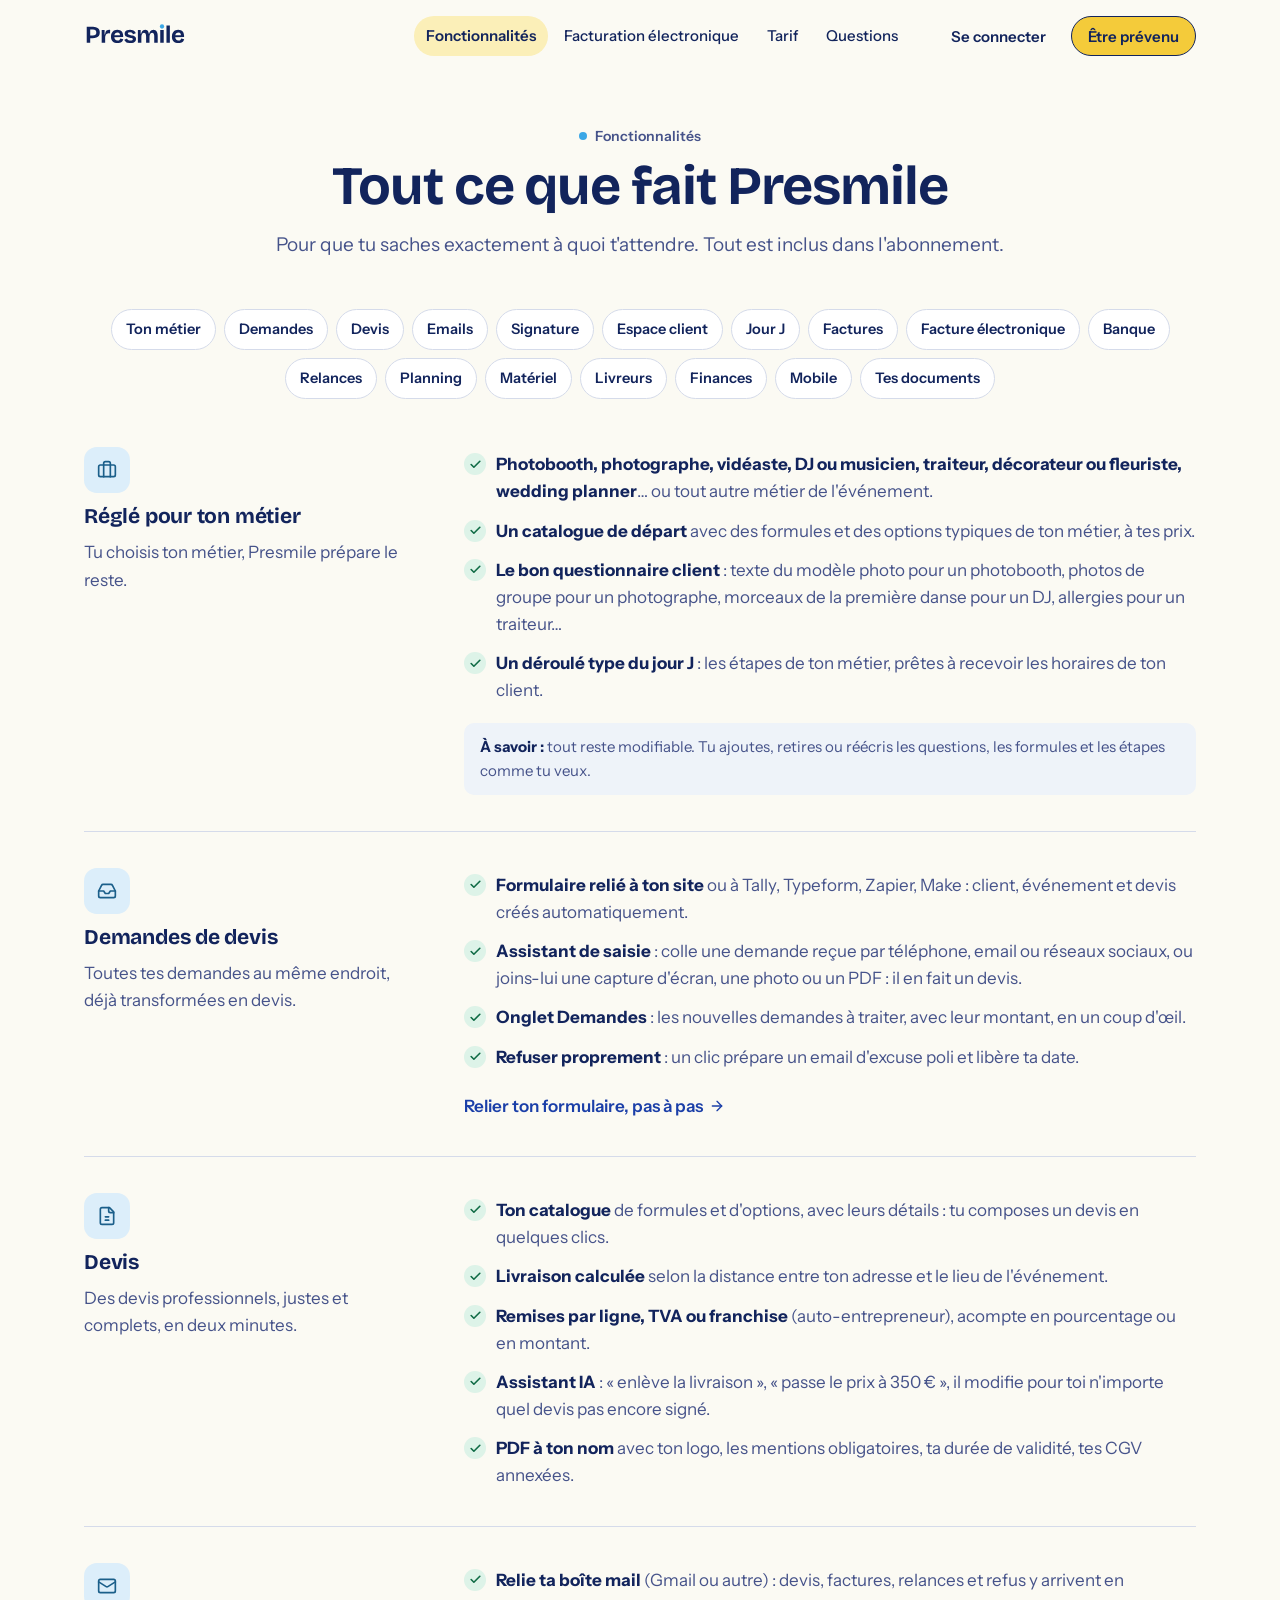
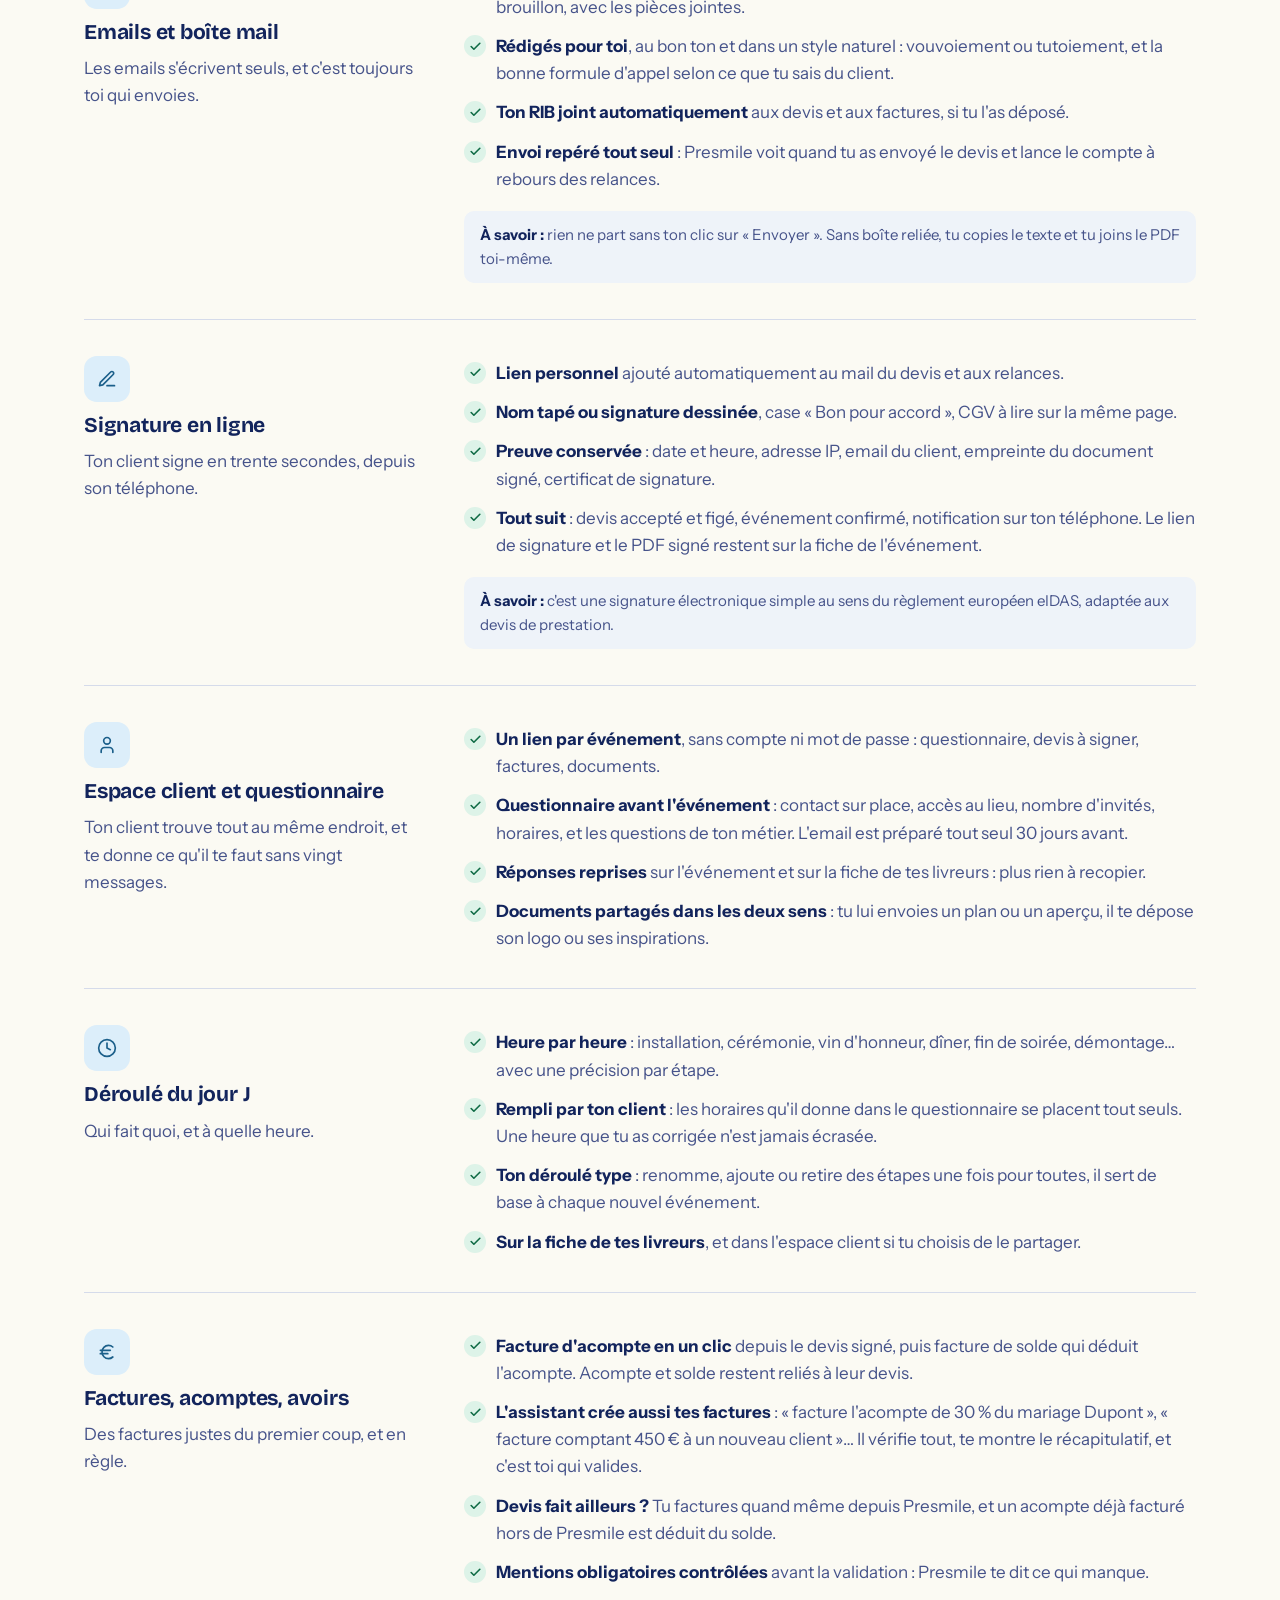
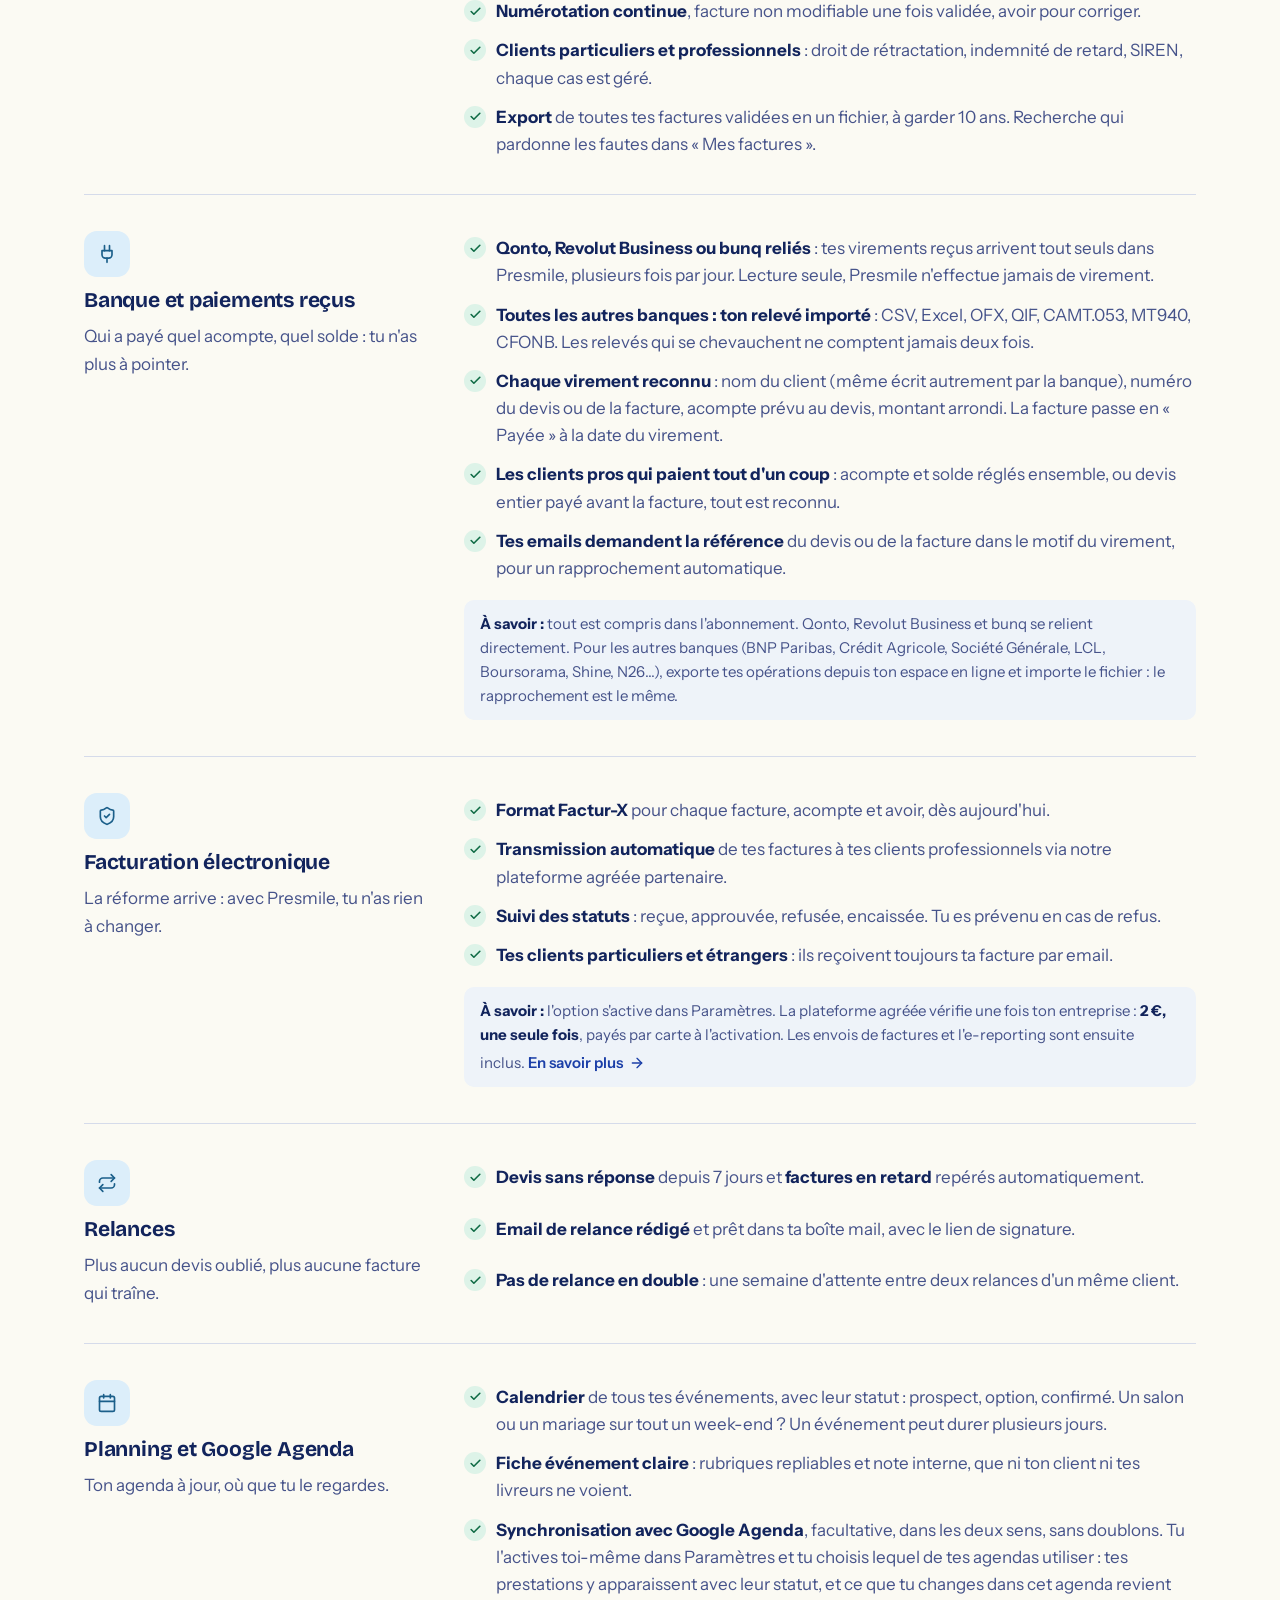
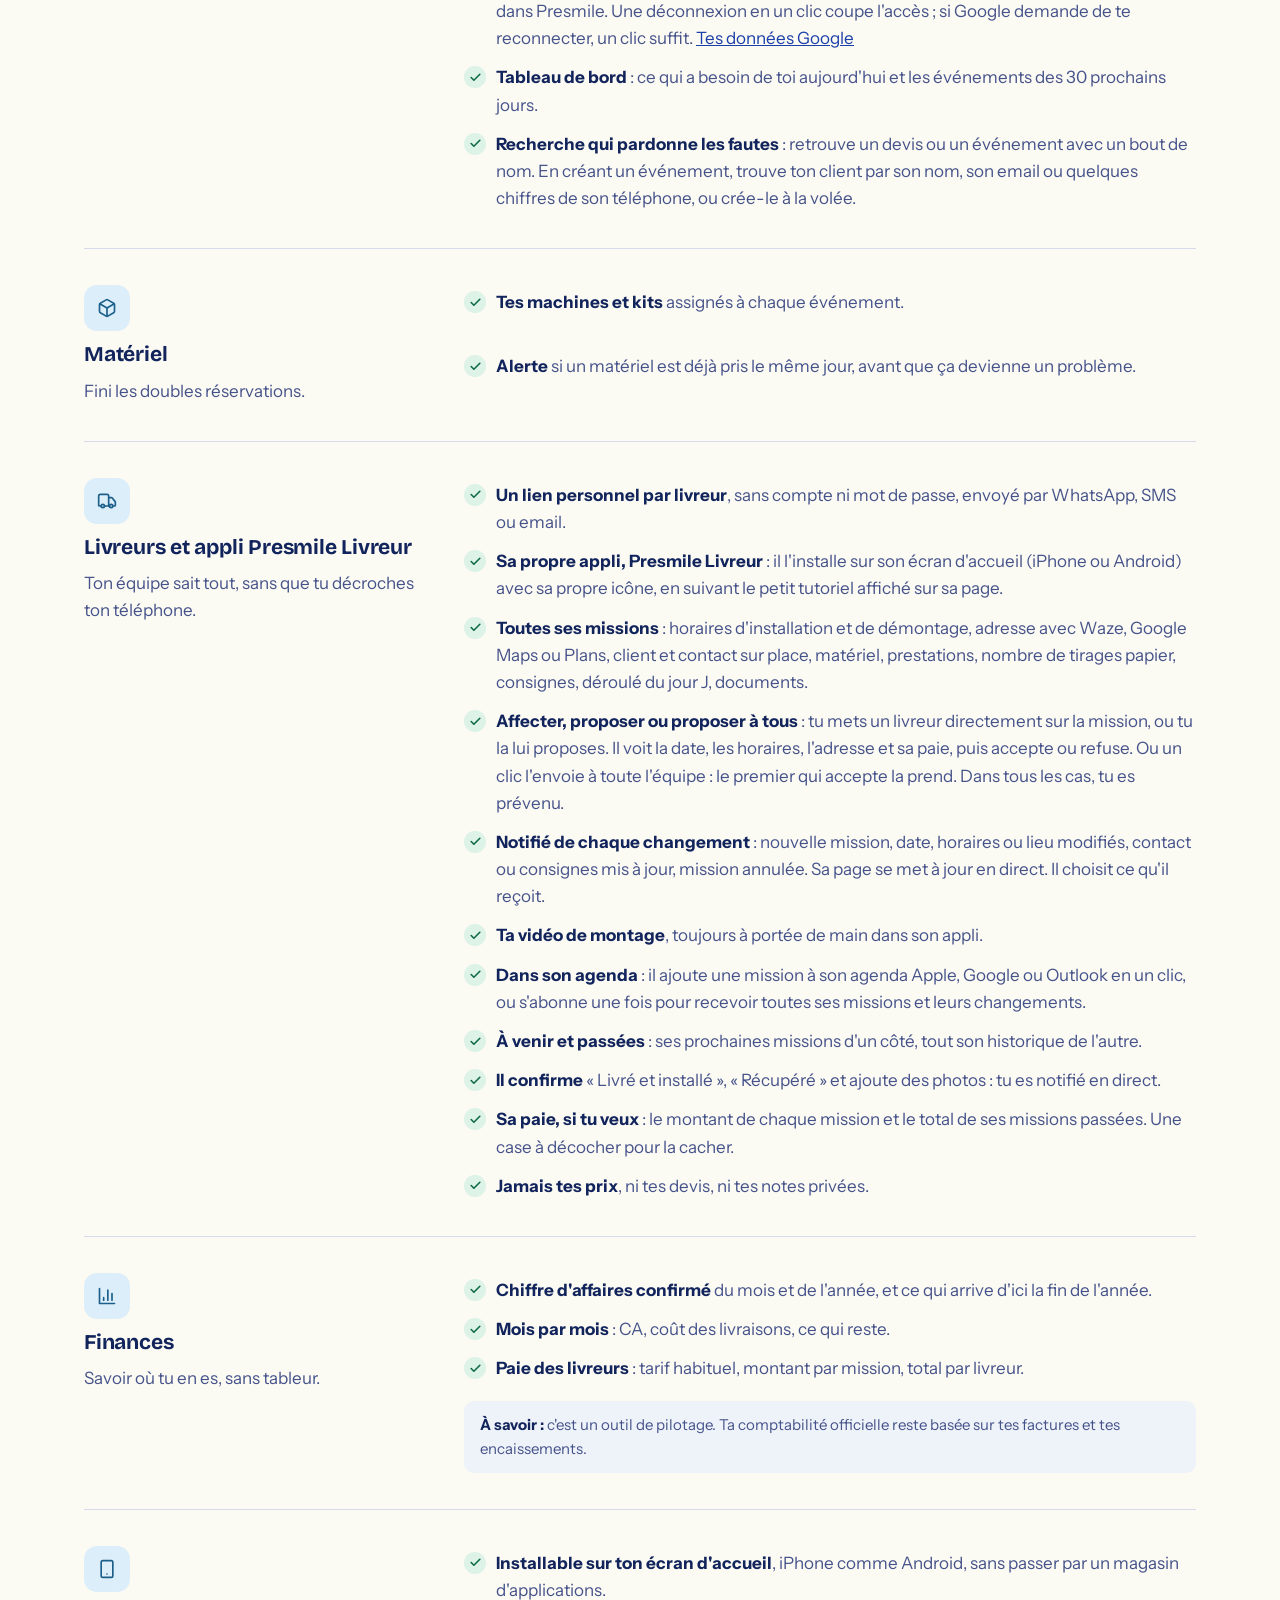
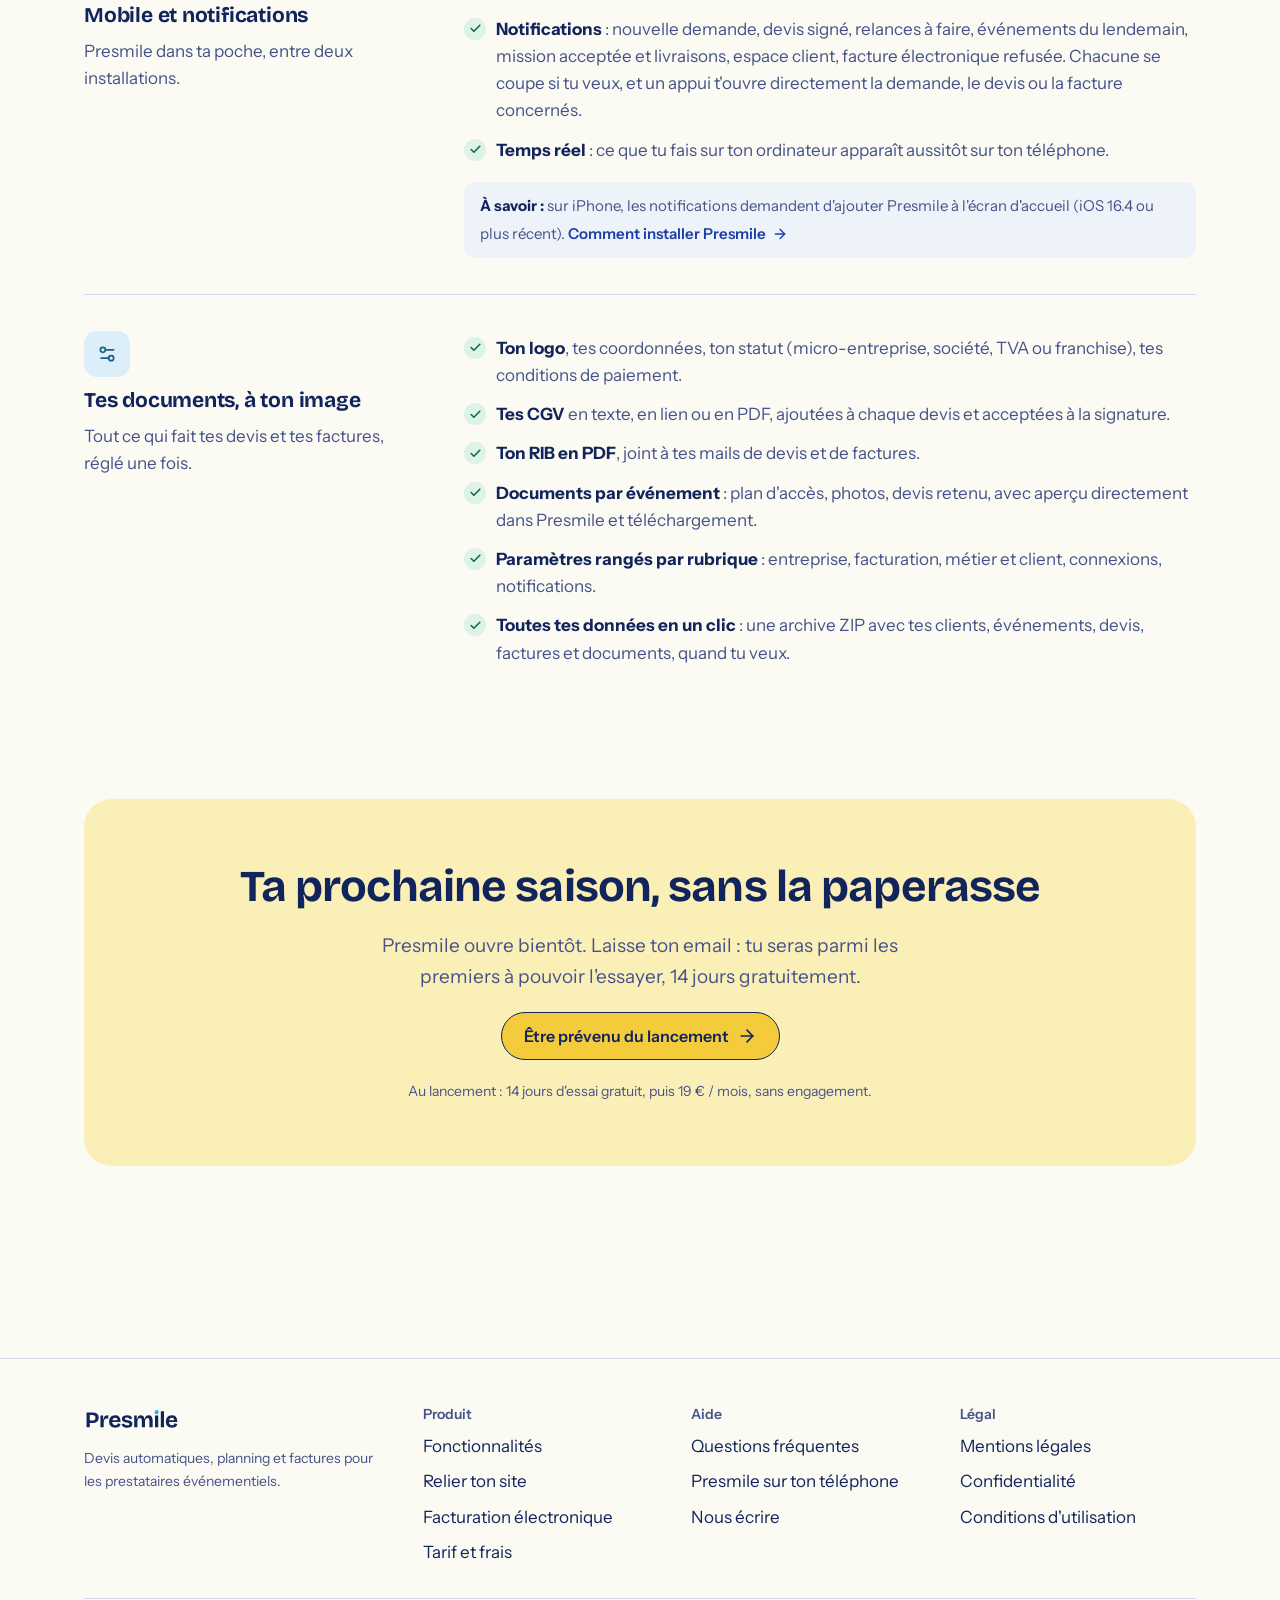
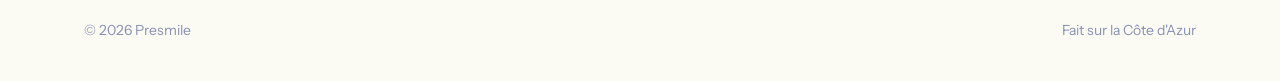
<file: fonctionnalites.html>
<!DOCTYPE html>
<html lang="fr">
<head>
<meta charset="utf-8">
<meta name="viewport" content="width=device-width, initial-scale=1">
<title>Fonctionnalités · Presmile</title>
<meta name="description" content="Tout ce que fait Presmile, en détail : réglé pour ton métier, demandes, devis automatiques, emails, signature en ligne, espace client, déroulé du jour J, factures, facturation électronique, relances, planning, matériel, livreurs et appli livreur, finances, mobile.">
<meta name="theme-color" content="#F4CB3A">
<link rel="icon" href="assets/favicon.svg" type="image/svg+xml">
<link rel="preload" href="assets/fonts/InstrumentSans-Variable.woff2" as="font" type="font/woff2" crossorigin>
<link rel="preload" href="assets/fonts/BricolageGrotesque-Variable.woff2" as="font" type="font/woff2" crossorigin>
<link rel="stylesheet" href="assets/site.css">
</head>
<body class="has-sticky">


<!-- Icônes (tracés type Lucide) -->
<svg width="0" height="0" style="position:absolute" aria-hidden="true">
  <symbol id="i-check" viewBox="0 0 24 24"><path d="M20 6 9 17l-5-5"/></symbol>
  <symbol id="i-menu" viewBox="0 0 24 24"><path d="M4 6h16M4 12h16M4 18h16"/></symbol>
  <symbol id="i-arrow" viewBox="0 0 24 24"><path d="M5 12h14"/><path d="m12 5 7 7-7 7"/></symbol>
  <symbol id="i-zap" viewBox="0 0 24 24"><path d="M4 14a1 1 0 0 1-.78-1.63l9.9-10.2a.5.5 0 0 1 .86.46l-1.92 6.02A1 1 0 0 0 13 10h7a1 1 0 0 1 .78 1.63l-9.9 10.2a.5.5 0 0 1-.86-.46l1.92-6.02A1 1 0 0 0 11 14z"/></symbol>
  <symbol id="i-plug" viewBox="0 0 24 24"><path d="M12 22v-5"/><path d="M9 8V2M15 8V2"/><path d="M18 8v5a4 4 0 0 1-4 4h-4a4 4 0 0 1-4-4V8Z"/></symbol>
  <symbol id="i-inbox" viewBox="0 0 24 24"><path d="M22 12h-6l-2 3h-4l-2-3H2"/><path d="M5.45 5.11 2 12v6a2 2 0 0 0 2 2h16a2 2 0 0 0 2-2v-6l-3.45-6.89A2 2 0 0 0 16.76 4H7.24a2 2 0 0 0-1.79 1.11z"/></symbol>
  <symbol id="i-file" viewBox="0 0 24 24"><path d="M15 2H6a2 2 0 0 0-2 2v16a2 2 0 0 0 2 2h12a2 2 0 0 0 2-2V7Z"/><path d="M14 2v4a2 2 0 0 0 2 2h4"/><path d="M10 13h4M10 17h4"/></symbol>
  <symbol id="i-mail" viewBox="0 0 24 24"><rect width="20" height="16" x="2" y="4" rx="2"/><path d="m22 7-8.97 5.7a1.94 1.94 0 0 1-2.06 0L2 7"/></symbol>
  <symbol id="i-pen" viewBox="0 0 24 24"><path d="M12 20h9"/><path d="M16.4 3.6a2.1 2.1 0 1 1 3 3L7 19l-4 1 1-4Z"/></symbol>
  <symbol id="i-repeat" viewBox="0 0 24 24"><path d="m17 2 4 4-4 4"/><path d="M3 11v-1a4 4 0 0 1 4-4h14"/><path d="m7 22-4-4 4-4"/><path d="M21 13v1a4 4 0 0 1-4 4H3"/></symbol>
  <symbol id="i-cal" viewBox="0 0 24 24"><path d="M8 2v4M16 2v4"/><rect width="18" height="18" x="3" y="4" rx="2"/><path d="M3 10h18"/></symbol>
  <symbol id="i-truck" viewBox="0 0 24 24"><path d="M14 18V6a2 2 0 0 0-2-2H4a2 2 0 0 0-2 2v11a1 1 0 0 0 1 1h2"/><path d="M15 18H9"/><path d="M19 18h2a1 1 0 0 0 1-1v-3.65a1 1 0 0 0-.22-.62l-3.48-4.35A1 1 0 0 0 17.52 8H14"/><circle cx="17" cy="18" r="2"/><circle cx="7" cy="18" r="2"/></symbol>
  <symbol id="i-chart" viewBox="0 0 24 24"><path d="M3 3v18h18"/><path d="M18 17V9M13 17V5M8 17v-3"/></symbol>
  <symbol id="i-euro" viewBox="0 0 24 24"><path d="M4 10h12M4 14h9"/><path d="M19 6a7.7 7.7 0 0 0-5.2-2A7.9 7.9 0 0 0 6 12c0 4.4 3.5 8 7.8 8 2 0 3.8-.8 5.2-2"/></symbol>
  <symbol id="i-shield" viewBox="0 0 24 24"><path d="M20 13c0 5-3.5 7.5-7.66 8.95a1 1 0 0 1-.67-.01C7.5 20.5 4 18 4 13V6a1 1 0 0 1 1-1c2 0 4.5-1.2 6.24-2.72a1.17 1.17 0 0 1 1.52 0C14.51 3.81 17 5 19 5a1 1 0 0 1 1 1z"/><path d="m9 12 2 2 4-4"/></symbol>
  <symbol id="i-box" viewBox="0 0 24 24"><path d="M21 8a2 2 0 0 0-1-1.73l-7-4a2 2 0 0 0-2 0l-7 4A2 2 0 0 0 3 8v8a2 2 0 0 0 1 1.73l7 4a2 2 0 0 0 2 0l7-4A2 2 0 0 0 21 16Z"/><path d="m3.3 7 8.7 5 8.7-5"/><path d="M12 22V12"/></symbol>
  <symbol id="i-bell" viewBox="0 0 24 24"><path d="M6 8a6 6 0 0 1 12 0c0 7 3 9 3 9H3s3-2 3-9"/><path d="M10.3 21a1.94 1.94 0 0 0 3.4 0"/></symbol>
  <symbol id="i-phone" viewBox="0 0 24 24"><rect width="14" height="20" x="5" y="2" rx="2"/><path d="M12 18h.01"/></symbol>
  <symbol id="i-briefcase" viewBox="0 0 24 24"><path d="M16 20V4a2 2 0 0 0-2-2h-4a2 2 0 0 0-2 2v16"/><rect width="20" height="14" x="2" y="6" rx="2"/></symbol>
  <symbol id="i-user" viewBox="0 0 24 24"><path d="M19 21v-2a4 4 0 0 0-4-4H9a4 4 0 0 0-4 4v2"/><circle cx="12" cy="7" r="4"/></symbol>
  <symbol id="i-clock" viewBox="0 0 24 24"><circle cx="12" cy="12" r="10"/><path d="M12 6v6l4 2"/></symbol>
  <symbol id="i-settings" viewBox="0 0 24 24"><path d="M20 7h-9M14 17H5"/><circle cx="17" cy="17" r="3"/><circle cx="7" cy="7" r="3"/></symbol>
</svg>

<header class="site-header" id="top">
  <div class="wrap">
    <a class="logo" href="index.html" aria-label="Presmile, accueil"><img src="assets/logo-presmile.svg" alt="Presmile" width="112" height="34"></a>
    <nav class="nav" aria-label="Navigation principale">
      <a href="fonctionnalites.html" class="active" aria-current="page">Fonctionnalités</a>
      <a class="nav-more" href="connecter-ton-site.html">Relier ton site</a>
      <a href="facturation-electronique.html">Facturation électronique</a>
      <a href="tarif.html">Tarif</a>
      <a class="nav-more" href="sur-ton-telephone.html">Sur ton téléphone</a>
      <a href="questions.html">Questions</a>
      <span class="nav-mobile nav-sep" aria-hidden="true"></span>
      <a class="nav-mobile nav-login" href="https://app.presmile.fr/" data-app-link>Se connecter</a>
      <a class="nav-mobile nav-cta" href="lancement.html">Être prévenu du lancement</a>
    </nav>
    <div class="header-cta">
      <a class="btn btn-ghost btn-sm" href="https://app.presmile.fr/" data-app-link>Se connecter</a>
      <a class="btn btn-primary btn-sm" href="lancement.html">Être prévenu</a>
    </div>
    <button class="menu-btn" type="button" aria-label="Ouvrir le menu" aria-expanded="false" onclick="toggleMenu(this)"><svg class="ic"><use href="#i-menu"/></svg></button>
  </div>
</header>

<main>
  <div class="page-head">
    <div class="wrap">
      <span class="eyebrow">Fonctionnalités</span>
      <h1 style="font-size: clamp(34px, 4.6vw, 54px);">Tout ce que fait Presmile</h1>
      <p>Pour que tu saches exactement à quoi t'attendre. Tout est inclus dans l'abonnement.</p>
    </div>
  </div>

  <!-- ============ FONCTIONNALITÉS EN DÉTAIL ============ -->
  <section id="fonctionnalites" style="padding-top: 40px;">
    <div class="wrap">

      <nav class="toc" aria-label="Fonctionnalités">
        <a href="#f-metier">Ton métier</a><a href="#f-demandes">Demandes</a><a href="#f-devis">Devis</a><a href="#f-emails">Emails</a><a href="#f-signature">Signature</a>
        <a href="#f-client">Espace client</a><a href="#f-jourj">Jour J</a><a href="#f-factures">Factures</a><a href="#f-efacture">Facture électronique</a><a href="#f-banque">Banque</a><a href="#f-relances">Relances</a><a href="#f-planning">Planning</a>
        <a href="#f-materiel">Matériel</a><a href="#f-livreurs">Livreurs</a><a href="#f-finances">Finances</a><a href="#f-mobile">Mobile</a><a href="#f-reglages">Tes documents</a>
      </nav>

      <div class="module" id="f-metier">
        <div class="module-head"><span class="ic-tile"><svg class="ic"><use href="#i-briefcase"/></svg></span><h3>Réglé pour ton métier</h3><p>Tu choisis ton métier, Presmile prépare le reste.</p></div>
        <div class="module-body">
          <ul class="checks">
            <li><span><b>Photobooth, photographe, vidéaste, DJ ou musicien, traiteur, décorateur ou fleuriste, wedding planner</b>… ou tout autre métier de l'événement.</span></li>
            <li><span><b>Un catalogue de départ</b> avec des formules et des options typiques de ton métier, à tes prix.</span></li>
            <li><span><b>Le bon questionnaire client</b> : texte du modèle photo pour un photobooth, photos de groupe pour un photographe, morceaux de la première danse pour un DJ, allergies pour un traiteur…</span></li>
            <li><span><b>Un déroulé type du jour J</b> : les étapes de ton métier, prêtes à recevoir les horaires de ton client.</span></li>
          </ul>
          <div class="good-to-know"><b>À savoir :</b> tout reste modifiable. Tu ajoutes, retires ou réécris les questions, les formules et les étapes comme tu veux.</div>
        </div>
      </div>

      <div class="module" id="f-demandes">
        <div class="module-head"><span class="ic-tile"><svg class="ic"><use href="#i-inbox"/></svg></span><h3>Demandes de devis</h3><p>Toutes tes demandes au même endroit, déjà transformées en devis.</p></div>
        <div class="module-body">
          <ul class="checks">
            <li><span><b>Formulaire relié à ton site</b> ou à Tally, Typeform, Zapier, Make : client, événement et devis créés automatiquement.</span></li>
            <li><span><b>Assistant de saisie</b> : colle une demande reçue par téléphone, email ou réseaux sociaux, ou joins-lui une capture d'écran, une photo ou un PDF : il en fait un devis.</span></li>
            <li><span><b>Onglet Demandes</b> : les nouvelles demandes à traiter, avec leur montant, en un coup d'œil.</span></li>
            <li><span><b>Refuser proprement</b> : un clic prépare un email d'excuse poli et libère ta date.</span></li>
          </ul>
          <a class="more" href="connecter-ton-site.html">Relier ton formulaire, pas à pas <svg class="ic"><use href="#i-arrow"/></svg></a>
        </div>
      </div>

      <div class="module" id="f-devis">
        <div class="module-head"><span class="ic-tile"><svg class="ic"><use href="#i-file"/></svg></span><h3>Devis</h3><p>Des devis professionnels, justes et complets, en deux minutes.</p></div>
        <div class="module-body">
          <ul class="checks">
            <li><span><b>Ton catalogue</b> de formules et d'options, avec leurs détails : tu composes un devis en quelques clics.</span></li>
            <li><span><b>Livraison calculée</b> selon la distance entre ton adresse et le lieu de l'événement.</span></li>
            <li><span><b>Remises par ligne, TVA ou franchise</b> (auto-entrepreneur), acompte en pourcentage ou en montant.</span></li>
            <li><span><b>Assistant IA</b> : « enlève la livraison », « passe le prix à 350 € », il modifie pour toi n'importe quel devis pas encore signé.</span></li>
            <li><span><b>PDF à ton nom</b> avec ton logo, les mentions obligatoires, ta durée de validité, tes CGV annexées.</span></li>
          </ul>
        </div>
      </div>

      <div class="module" id="f-emails">
        <div class="module-head"><span class="ic-tile"><svg class="ic"><use href="#i-mail"/></svg></span><h3>Emails et boîte mail</h3><p>Les emails s'écrivent seuls, et c'est toujours toi qui envoies.</p></div>
        <div class="module-body">
          <ul class="checks">
            <li><span><b>Relie ta boîte mail</b> (Gmail ou autre) : devis, factures, relances et refus y arrivent en brouillon, avec les pièces jointes.</span></li>
            <li><span><b>Rédigés pour toi</b>, au bon ton et dans un style naturel : vouvoiement ou tutoiement, et la bonne formule d'appel selon ce que tu sais du client.</span></li>
            <li><span><b>Ton RIB joint automatiquement</b> aux devis et aux factures, si tu l'as déposé.</span></li>
            <li><span><b>Envoi repéré tout seul</b> : Presmile voit quand tu as envoyé le devis et lance le compte à rebours des relances.</span></li>
          </ul>
          <div class="good-to-know"><b>À savoir :</b> rien ne part sans ton clic sur « Envoyer ». Sans boîte reliée, tu copies le texte et tu joins le PDF toi-même.</div>
        </div>
      </div>

      <div class="module" id="f-signature">
        <div class="module-head"><span class="ic-tile"><svg class="ic"><use href="#i-pen"/></svg></span><h3>Signature en ligne</h3><p>Ton client signe en trente secondes, depuis son téléphone.</p></div>
        <div class="module-body">
          <ul class="checks">
            <li><span><b>Lien personnel</b> ajouté automatiquement au mail du devis et aux relances.</span></li>
            <li><span><b>Nom tapé ou signature dessinée</b>, case « Bon pour accord », CGV à lire sur la même page.</span></li>
            <li><span><b>Preuve conservée</b> : date et heure, adresse IP, email du client, empreinte du document signé, certificat de signature.</span></li>
            <li><span><b>Tout suit</b> : devis accepté et figé, événement confirmé, notification sur ton téléphone. Le lien de signature et le PDF signé restent sur la fiche de l'événement.</span></li>
          </ul>
          <div class="good-to-know"><b>À savoir :</b> c'est une signature électronique simple au sens du règlement européen eIDAS, adaptée aux devis de prestation.</div>
        </div>
      </div>

      <div class="module" id="f-client">
        <div class="module-head"><span class="ic-tile"><svg class="ic"><use href="#i-user"/></svg></span><h3>Espace client et questionnaire</h3><p>Ton client trouve tout au même endroit, et te donne ce qu'il te faut sans vingt messages.</p></div>
        <div class="module-body">
          <ul class="checks">
            <li><span><b>Un lien par événement</b>, sans compte ni mot de passe : questionnaire, devis à signer, factures, documents.</span></li>
            <li><span><b>Questionnaire avant l'événement</b> : contact sur place, accès au lieu, nombre d'invités, horaires, et les questions de ton métier. L'email est préparé tout seul 30 jours avant.</span></li>
            <li><span><b>Réponses reprises</b> sur l'événement et sur la fiche de tes livreurs : plus rien à recopier.</span></li>
            <li><span><b>Documents partagés dans les deux sens</b> : tu lui envoies un plan ou un aperçu, il te dépose son logo ou ses inspirations.</span></li>
          </ul>
        </div>
      </div>

      <div class="module" id="f-jourj">
        <div class="module-head"><span class="ic-tile"><svg class="ic"><use href="#i-clock"/></svg></span><h3>Déroulé du jour J</h3><p>Qui fait quoi, et à quelle heure.</p></div>
        <div class="module-body">
          <ul class="checks">
            <li><span><b>Heure par heure</b> : installation, cérémonie, vin d'honneur, dîner, fin de soirée, démontage… avec une précision par étape.</span></li>
            <li><span><b>Rempli par ton client</b> : les horaires qu'il donne dans le questionnaire se placent tout seuls. Une heure que tu as corrigée n'est jamais écrasée.</span></li>
            <li><span><b>Ton déroulé type</b> : renomme, ajoute ou retire des étapes une fois pour toutes, il sert de base à chaque nouvel événement.</span></li>
            <li><span><b>Sur la fiche de tes livreurs</b>, et dans l'espace client si tu choisis de le partager.</span></li>
          </ul>
        </div>
      </div>

      <div class="module" id="f-factures">
        <div class="module-head"><span class="ic-tile"><svg class="ic"><use href="#i-euro"/></svg></span><h3>Factures, acomptes, avoirs</h3><p>Des factures justes du premier coup, et en règle.</p></div>
        <div class="module-body">
          <ul class="checks">
            <li><span><b>Facture d'acompte en un clic</b> depuis le devis signé, puis facture de solde qui déduit l'acompte. Acompte et solde restent reliés à leur devis.</span></li>
            <li><span><b>L'assistant crée aussi tes factures</b> : « facture l'acompte de 30 % du mariage Dupont », « facture comptant 450 € à un nouveau client »… Il vérifie tout, te montre le récapitulatif, et c'est toi qui valides.</span></li>
            <li><span><b>Devis fait ailleurs ?</b> Tu factures quand même depuis Presmile, et un acompte déjà facturé hors de Presmile est déduit du solde.</span></li>
            <li><span><b>Mentions obligatoires contrôlées</b> avant la validation : Presmile te dit ce qui manque.</span></li>
            <li><span><b>Numérotation continue</b>, facture non modifiable une fois validée, avoir pour corriger.</span></li>
            <li><span><b>Clients particuliers et professionnels</b> : droit de rétractation, indemnité de retard, SIREN, chaque cas est géré.</span></li>
            <li><span><b>Export</b> de toutes tes factures validées en un fichier, à garder 10 ans. Recherche qui pardonne les fautes dans « Mes factures ».</span></li>
          </ul>
        </div>
      </div>

      <div class="module" id="f-banque">
        <div class="module-head"><span class="ic-tile"><svg class="ic"><use href="#i-plug"/></svg></span><h3>Banque et paiements reçus</h3><p>Qui a payé quel acompte, quel solde : tu n'as plus à pointer.</p></div>
        <div class="module-body">
          <ul class="checks">
            <li><span><b>Qonto, Revolut Business ou bunq reliés</b> : tes virements reçus arrivent tout seuls dans Presmile, plusieurs fois par jour. Lecture seule, Presmile n'effectue jamais de virement.</span></li>
            <li><span><b>Toutes les autres banques : ton relevé importé</b> : CSV, Excel, OFX, QIF, CAMT.053, MT940, CFONB. Les relevés qui se chevauchent ne comptent jamais deux fois.</span></li>
            <li><span><b>Chaque virement reconnu</b> : nom du client (même écrit autrement par la banque), numéro du devis ou de la facture, acompte prévu au devis, montant arrondi. La facture passe en « Payée » à la date du virement.</span></li>
            <li><span><b>Les clients pros qui paient tout d'un coup</b> : acompte et solde réglés ensemble, ou devis entier payé avant la facture, tout est reconnu.</span></li>
            <li><span><b>Tes emails demandent la référence</b> du devis ou de la facture dans le motif du virement, pour un rapprochement automatique.</span></li>
          </ul>
          <div class="good-to-know"><b>À savoir :</b> tout est compris dans l'abonnement. Qonto, Revolut Business et bunq se relient directement. Pour les autres banques (BNP Paribas, Crédit Agricole, Société Générale, LCL, Boursorama, Shine, N26…), exporte tes opérations depuis ton espace en ligne et importe le fichier : le rapprochement est le même.</div>
        </div>
      </div>

      <div class="module" id="f-efacture">
        <div class="module-head"><span class="ic-tile"><svg class="ic"><use href="#i-shield"/></svg></span><h3>Facturation électronique</h3><p>La réforme arrive : avec Presmile, tu n'as rien à changer.</p></div>
        <div class="module-body">
          <ul class="checks">
            <li><span><b>Format Factur-X</b> pour chaque facture, acompte et avoir, dès aujourd'hui.</span></li>
            <li><span><b>Transmission automatique</b> de tes factures à tes clients professionnels via notre plateforme agréée partenaire.</span></li>
            <li><span><b>Suivi des statuts</b> : reçue, approuvée, refusée, encaissée. Tu es prévenu en cas de refus.</span></li>
            <li><span><b>Tes clients particuliers et étrangers</b> : ils reçoivent toujours ta facture par email.</span></li>
          </ul>
          <div class="good-to-know"><b>À savoir :</b> l'option s'active dans Paramètres. La plateforme agréée vérifie une fois ton entreprise : <b>2 €, une seule fois</b>, payés par carte à l'activation. Les envois de factures et l'e-reporting sont ensuite inclus. <a class="more" href="facturation-electronique.html">En savoir plus <svg class="ic"><use href="#i-arrow"/></svg></a></div>
        </div>
      </div>

      <div class="module" id="f-relances">
        <div class="module-head"><span class="ic-tile"><svg class="ic"><use href="#i-repeat"/></svg></span><h3>Relances</h3><p>Plus aucun devis oublié, plus aucune facture qui traîne.</p></div>
        <div class="module-body">
          <ul class="checks">
            <li><span><b>Devis sans réponse</b> depuis 7 jours et <b>factures en retard</b> repérés automatiquement.</span></li>
            <li><span><b>Email de relance rédigé</b> et prêt dans ta boîte mail, avec le lien de signature.</span></li>
            <li><span><b>Pas de relance en double</b> : une semaine d'attente entre deux relances d'un même client.</span></li>
          </ul>
        </div>
      </div>

      <div class="module" id="f-planning">
        <div class="module-head"><span class="ic-tile"><svg class="ic"><use href="#i-cal"/></svg></span><h3>Planning et Google Agenda</h3><p>Ton agenda à jour, où que tu le regardes.</p></div>
        <div class="module-body">
          <ul class="checks">
            <li><span><b>Calendrier</b> de tous tes événements, avec leur statut : prospect, option, confirmé. Un salon ou un mariage sur tout un week-end ? Un événement peut durer plusieurs jours.</span></li>
            <li><span><b>Fiche événement claire</b> : rubriques repliables et note interne, que ni ton client ni tes livreurs ne voient.</span></li>
            <li><span><b>Synchronisation avec Google Agenda</b>, facultative, dans les deux sens, sans doublons. Tu l'actives toi-même dans Paramètres et tu choisis lequel de tes agendas utiliser : tes prestations y apparaissent avec leur statut, et ce que tu changes dans cet agenda revient dans Presmile. Une déconnexion en un clic coupe l'accès ; si Google demande de te reconnecter, un clic suffit. <a href="confidentialite.html#google">Tes données Google</a></span></li>
            <li><span><b>Tableau de bord</b> : ce qui a besoin de toi aujourd'hui et les événements des 30 prochains jours.</span></li>
            <li><span><b>Recherche qui pardonne les fautes</b> : retrouve un devis ou un événement avec un bout de nom. En créant un événement, trouve ton client par son nom, son email ou quelques chiffres de son téléphone, ou crée-le à la volée.</span></li>
          </ul>
        </div>
      </div>

      <div class="module" id="f-materiel">
        <div class="module-head"><span class="ic-tile"><svg class="ic"><use href="#i-box"/></svg></span><h3>Matériel</h3><p>Fini les doubles réservations.</p></div>
        <div class="module-body">
          <ul class="checks">
            <li><span><b>Tes machines et kits</b> assignés à chaque événement.</span></li>
            <li><span><b>Alerte</b> si un matériel est déjà pris le même jour, avant que ça devienne un problème.</span></li>
          </ul>
        </div>
      </div>

      <div class="module" id="f-livreurs">
        <div class="module-head"><span class="ic-tile"><svg class="ic"><use href="#i-truck"/></svg></span><h3>Livreurs et appli Presmile Livreur</h3><p>Ton équipe sait tout, sans que tu décroches ton téléphone.</p></div>
        <div class="module-body">
          <ul class="checks">
            <li><span><b>Un lien personnel par livreur</b>, sans compte ni mot de passe, envoyé par WhatsApp, SMS ou email.</span></li>
            <li><span><b>Sa propre appli, Presmile Livreur</b> : il l'installe sur son écran d'accueil (iPhone ou Android) avec sa propre icône, en suivant le petit tutoriel affiché sur sa page.</span></li>
            <li><span><b>Toutes ses missions</b> : horaires d'installation et de démontage, adresse avec Waze, Google Maps ou Plans, client et contact sur place, matériel, prestations, nombre de tirages papier, consignes, déroulé du jour J, documents.</span></li>
            <li><span><b>Affecter, proposer ou proposer à tous</b> : tu mets un livreur directement sur la mission, ou tu la lui proposes. Il voit la date, les horaires, l'adresse et sa paie, puis accepte ou refuse. Ou un clic l'envoie à toute l'équipe : le premier qui accepte la prend. Dans tous les cas, tu es prévenu.</span></li>
            <li><span><b>Notifié de chaque changement</b> : nouvelle mission, date, horaires ou lieu modifiés, contact ou consignes mis à jour, mission annulée. Sa page se met à jour en direct. Il choisit ce qu'il reçoit.</span></li>
            <li><span><b>Ta vidéo de montage</b>, toujours à portée de main dans son appli.</span></li>
            <li><span><b>Dans son agenda</b> : il ajoute une mission à son agenda Apple, Google ou Outlook en un clic, ou s'abonne une fois pour recevoir toutes ses missions et leurs changements.</span></li>
            <li><span><b>À venir et passées</b> : ses prochaines missions d'un côté, tout son historique de l'autre.</span></li>
            <li><span><b>Il confirme</b> « Livré et installé », « Récupéré » et ajoute des photos : tu es notifié en direct.</span></li>
            <li><span><b>Sa paie, si tu veux</b> : le montant de chaque mission et le total de ses missions passées. Une case à décocher pour la cacher.</span></li>
            <li><span><b>Jamais tes prix</b>, ni tes devis, ni tes notes privées.</span></li>
          </ul>
        </div>
      </div>

      <div class="module" id="f-finances">
        <div class="module-head"><span class="ic-tile"><svg class="ic"><use href="#i-chart"/></svg></span><h3>Finances</h3><p>Savoir où tu en es, sans tableur.</p></div>
        <div class="module-body">
          <ul class="checks">
            <li><span><b>Chiffre d'affaires confirmé</b> du mois et de l'année, et ce qui arrive d'ici la fin de l'année.</span></li>
            <li><span><b>Mois par mois</b> : CA, coût des livraisons, ce qui reste.</span></li>
            <li><span><b>Paie des livreurs</b> : tarif habituel, montant par mission, total par livreur.</span></li>
          </ul>
          <div class="good-to-know"><b>À savoir :</b> c'est un outil de pilotage. Ta comptabilité officielle reste basée sur tes factures et tes encaissements.</div>
        </div>
      </div>

      <div class="module" id="f-mobile">
        <div class="module-head"><span class="ic-tile"><svg class="ic"><use href="#i-phone"/></svg></span><h3>Mobile et notifications</h3><p>Presmile dans ta poche, entre deux installations.</p></div>
        <div class="module-body">
          <ul class="checks">
            <li><span><b>Installable sur ton écran d'accueil</b>, iPhone comme Android, sans passer par un magasin d'applications.</span></li>
            <li><span><b>Notifications</b> : nouvelle demande, devis signé, relances à faire, événements du lendemain, mission acceptée et livraisons, espace client, facture électronique refusée. Chacune se coupe si tu veux, et un appui t'ouvre directement la demande, le devis ou la facture concernés.</span></li>
            <li><span><b>Temps réel</b> : ce que tu fais sur ton ordinateur apparaît aussitôt sur ton téléphone.</span></li>
          </ul>
          <div class="good-to-know"><b>À savoir :</b> sur iPhone, les notifications demandent d'ajouter Presmile à l'écran d'accueil (iOS 16.4 ou plus récent). <a class="more" href="sur-ton-telephone.html">Comment installer Presmile <svg class="ic"><use href="#i-arrow"/></svg></a></div>
        </div>
      </div>

      <div class="module" id="f-reglages">
        <div class="module-head"><span class="ic-tile"><svg class="ic"><use href="#i-settings"/></svg></span><h3>Tes documents, à ton image</h3><p>Tout ce qui fait tes devis et tes factures, réglé une fois.</p></div>
        <div class="module-body">
          <ul class="checks">
            <li><span><b>Ton logo</b>, tes coordonnées, ton statut (micro-entreprise, société, TVA ou franchise), tes conditions de paiement.</span></li>
            <li><span><b>Tes CGV</b> en texte, en lien ou en PDF, ajoutées à chaque devis et acceptées à la signature.</span></li>
            <li><span><b>Ton RIB en PDF</b>, joint à tes mails de devis et de factures.</span></li>
            <li><span><b>Documents par événement</b> : plan d'accès, photos, devis retenu, avec aperçu directement dans Presmile et téléchargement.</span></li>
            <li><span><b>Paramètres rangés par rubrique</b> : entreprise, facturation, métier et client, connexions, notifications.</span></li>
            <li><span><b>Toutes tes données en un clic</b> : une archive ZIP avec tes clients, événements, devis, factures et documents, quand tu veux.</span></li>
          </ul>
        </div>
      </div>
    </div>
  </section>

  <!-- ============ APPEL FINAL ============ -->
  <section style="padding-top: 0;">
    <div class="wrap">
      <div class="cta-final">
        <h2>Ta prochaine saison, sans la paperasse</h2>
        <p>Presmile ouvre bientôt. Laisse ton email : tu seras parmi les premiers à pouvoir l'essayer, 14 jours gratuitement.</p>
        <a class="btn btn-primary" href="lancement.html">Être prévenu du lancement <svg class="ic"><use href="#i-arrow"/></svg></a>
        <span class="muted small">Au lancement : 14 jours d'essai gratuit, puis 19 € / mois, sans engagement.</span>
      </div>
    </div>
  </section>
</main>

<footer>
  <div class="wrap">
    <div class="brand-col" style="display:grid; gap:12px; align-content:start;">
      <img src="assets/logo-presmile.svg" alt="Presmile" style="height:28px; width:auto;">
      <p class="muted small">Devis automatiques, planning et factures pour les prestataires événementiels.</p>
    </div>
    <div><h4>Produit</h4><ul><li><a href="fonctionnalites.html">Fonctionnalités</a></li><li><a href="connecter-ton-site.html">Relier ton site</a></li><li><a href="facturation-electronique.html">Facturation électronique</a></li><li><a href="tarif.html">Tarif et frais</a></li></ul></div>
    <div><h4>Aide</h4><ul><li><a href="questions.html">Questions fréquentes</a></li><li><a href="sur-ton-telephone.html">Presmile sur ton téléphone</a></li><li><a href="mailto:presmile.support@gmail.com">Nous écrire</a></li></ul></div>
    <div><h4>Légal</h4><ul><li><a href="mentions-legales.html">Mentions légales</a></li><li><a href="confidentialite.html">Confidentialité</a></li><li><a href="conditions-utilisation.html">Conditions d'utilisation</a></li></ul></div>
    <div class="legal"><span>© 2026 Presmile</span><span>Fait sur la Côte d'Azur</span></div>
  </div>
</footer>

<div class="sticky-cta" id="stickyCta"><a class="btn btn-primary btn-block" href="lancement.html">Être prévenu du lancement</a><small>14 jours d'essai offerts au lancement</small></div>
<script src="assets/site.js"></script>
</body>
</html>
</file>
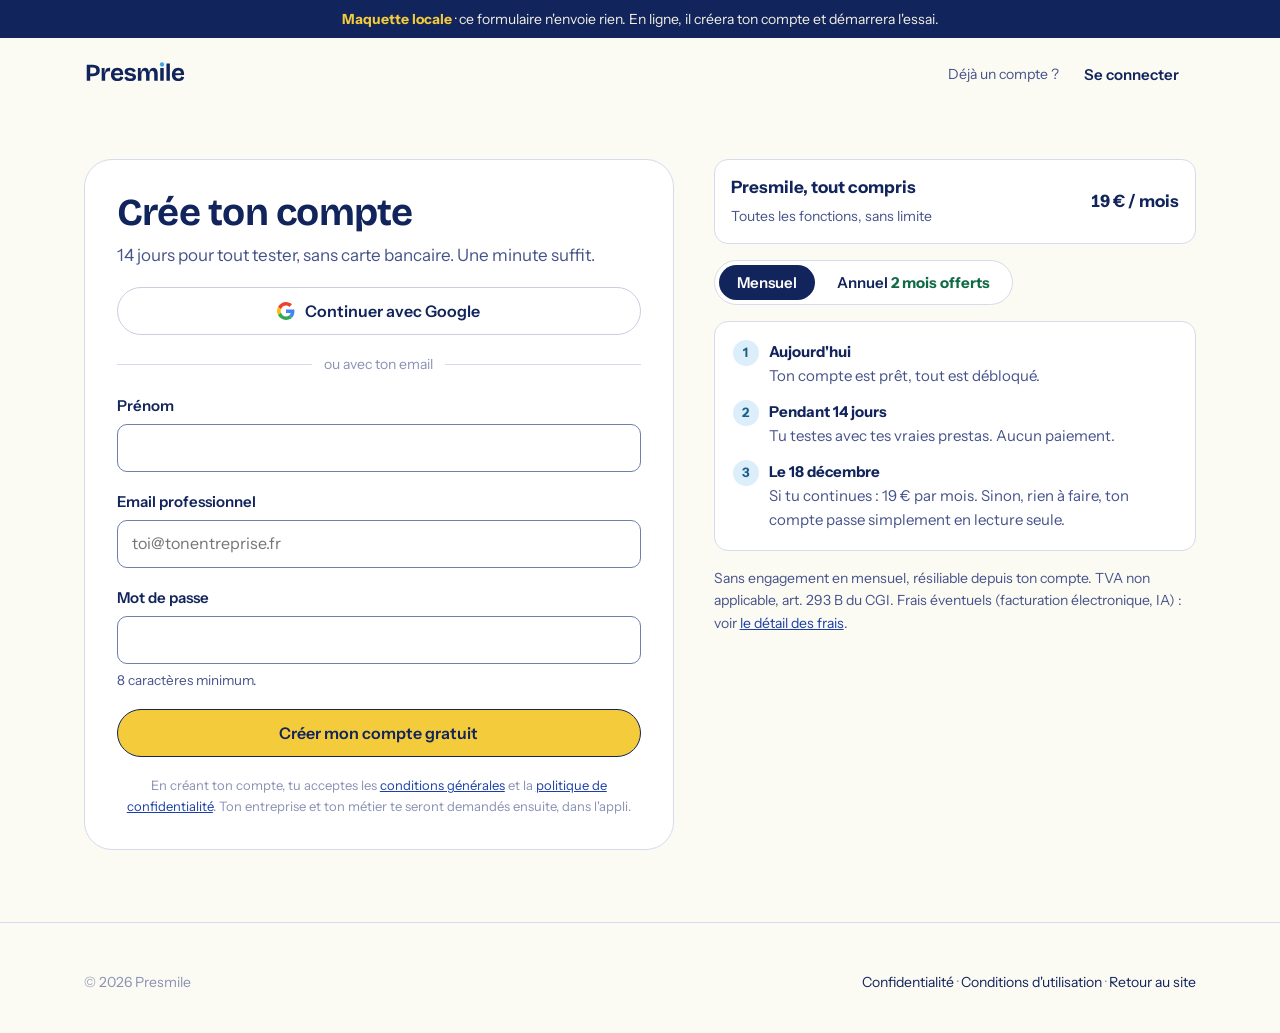
<file: inscription.html>
<!DOCTYPE html>
<html lang="fr">
<head>
<meta charset="utf-8">
<meta name="viewport" content="width=device-width, initial-scale=1">
<title>Créer ton compte · Presmile</title>
<meta name="robots" content="noindex">
<link rel="icon" href="assets/favicon.svg" type="image/svg+xml">
<link rel="preload" href="assets/fonts/InstrumentSans-Variable.woff2" as="font" type="font/woff2" crossorigin>
<link rel="preload" href="assets/fonts/BricolageGrotesque-Variable.woff2" as="font" type="font/woff2" crossorigin>
<link rel="stylesheet" href="assets/site.css">
</head>
<body>
<div class="mock-banner"><b>Maquette locale</b> · ce formulaire n'envoie rien. En ligne, il créera ton compte et démarrera l'essai.</div>

<header class="site-header">
  <div class="wrap">
    <a class="logo" href="index.html" aria-label="Presmile, accueil"><img src="assets/logo-presmile.svg" alt="Presmile" width="112" height="34"></a>
    <div class="header-cta" style="margin-left:auto;"><span class="muted small hide-sm">Déjà un compte ?</span><a class="btn btn-ghost btn-sm login-link" href="https://app.presmile.fr/" data-app-link>Se connecter</a></div>
  </div>
</header>

<main class="wrap">
  <div class="signup">
    <form class="form" id="signupForm" novalidate>
      <div style="display:grid; gap:8px;">
        <h1 style="font-size: clamp(28px, 4vw, 38px);">Crée ton compte</h1>
        <p class="muted">14 jours pour tout tester, sans carte bancaire. Une minute suffit.</p>
      </div>
      <button class="btn btn-google btn-block" type="button" onclick="document.getElementById('result').classList.add('show')"><svg width="18" height="18" viewBox="0 0 48 48" aria-hidden="true"><path fill="#EA4335" d="M24 9.5c3.5 0 6.6 1.2 9.1 3.6l6.8-6.8C35.8 2.4 30.3 0 24 0 14.6 0 6.6 5.4 2.7 13.2l7.9 6.2C12.5 13.6 17.8 9.5 24 9.5z"/><path fill="#4285F4" d="M46.5 24.5c0-1.6-.1-3.1-.4-4.5H24v9h12.7c-.6 3-2.3 5.5-4.8 7.2l7.7 6c4.5-4.2 6.9-10.3 6.9-17.7z"/><path fill="#FBBC05" d="M10.6 28.6c-.5-1.4-.8-3-.8-4.6s.3-3.2.8-4.6l-7.9-6.2C1 16.6 0 20.2 0 24s1 7.4 2.7 10.8l7.9-6.2z"/><path fill="#34A853" d="M24 48c6.5 0 11.9-2.1 15.9-5.8l-7.7-6c-2.2 1.5-5 2.3-8.2 2.3-6.2 0-11.5-4.1-13.4-9.9l-7.9 6.2C6.6 42.6 14.6 48 24 48z"/></svg>Continuer avec Google</button>
      <div class="or">ou avec ton email</div>
      <div class="field"><label for="firstname">Prénom</label><input id="firstname" autocomplete="given-name" required></div>
      <div class="field"><label for="email">Email professionnel</label><input id="email" type="email" autocomplete="email" placeholder="toi@tonentreprise.fr" required></div>
      <div class="field"><label for="password">Mot de passe</label><input id="password" type="password" autocomplete="new-password" minlength="8" required><span class="hint">8 caractères minimum.</span></div>
      <p class="hint" id="formError" role="alert" style="color:var(--danger); font-weight:600; display:none;"></p>
      <button class="btn btn-primary btn-block" type="submit">Créer mon compte gratuit</button>
      <p class="fine">En créant ton compte, tu acceptes les <a href="#">conditions générales</a> et la <a href="#">politique de confidentialité</a>. Ton entreprise et ton métier te seront demandés ensuite, dans l'appli.</p>
      <div class="result" id="result" role="status">
        <b>Maquette : rien n'a été envoyé.</b>
        <span>En ligne, ce bouton créera ton compte Presmile, t'ouvrira l'appli sur la configuration guidée (entreprise, métier, catalogue, formulaire de ton site) et démarrera ton essai de 14 jours. Le paiement se fera à la fin de l'essai, sur une page sécurisée Stripe.</span>
      </div>
    </form>

    <aside class="summary" aria-label="Ta formule">
      <div class="plan-pick"><label style="cursor:default;"><span><span class="pp-name">Presmile, tout compris</span><br><span class="muted small">Toutes les fonctions, sans limite</span></span><span class="pp-price" id="offerPrice"></span></label></div>
      <div class="billing-toggle" role="group" aria-label="Facturation" style="justify-self:start;">
        <button type="button" aria-pressed="true" data-billing="monthly">Mensuel</button>
        <button type="button" aria-pressed="false" data-billing="yearly">Annuel <span class="save">2 mois offerts</span></button>
      </div>
      <div class="timeline">
        <div><i>1</i><span><b>Aujourd'hui</b><br><span class="muted">Ton compte est prêt, tout est débloqué.</span></span></div>
        <div><i>2</i><span><b>Pendant 14 jours</b><br><span class="muted">Tu testes avec tes vraies prestas. Aucun paiement.</span></span></div>
        <div><i>3</i><span><b id="trialEnd">Fin de l'essai</b><br><span class="muted" id="chargeLine"></span></span></div>
      </div>
      <p class="muted small">Sans engagement en mensuel, résiliable depuis ton compte. TVA non applicable, art. 293 B du CGI. Frais éventuels (facturation électronique, IA) : voir <a href="tarif.html#frais">le détail des frais</a>.</p>
    </aside>
  </div>
</main>

<footer style="margin-top: 48px;">
  <div class="wrap"><div class="legal" style="grid-column:1/-1; border-top:0; padding-top:0;"><span>© 2026 Presmile</span><span><a href="confidentialite.html">Confidentialité</a> · <a href="conditions-utilisation.html">Conditions d'utilisation</a> · <a href="index.html">Retour au site</a></span></div></div>
</footer>

<script>
const PRICES = {monthly: 19, yearly: 190};
try { const saved = sessionStorage.getItem("signupEmail"); if (saved) { document.getElementById("email").value = saved; sessionStorage.removeItem("signupEmail"); document.getElementById("firstname").focus(); } } catch (e) { /* rien */ }
const params = new URLSearchParams(location.search);
let billing = params.get("billing") === "yearly" ? "yearly" : "monthly";

const end = new Date(Date.now() + 14 * 864e5);
document.getElementById("trialEnd").textContent = "Le " + end.toLocaleDateString("fr-FR", {day: "numeric", month: "long"});

function render() {
  document.querySelectorAll("[data-billing]").forEach(b => b.setAttribute("aria-pressed", b.dataset.billing === billing));
  const p = PRICES[billing];
  document.getElementById("offerPrice").textContent = billing === "yearly" ? `${p} € / an` : `${p} € / mois`;
  document.getElementById("chargeLine").textContent = `Si tu continues : ${p} € ${billing === "yearly" ? "par an" : "par mois"}. Sinon, rien à faire, ton compte passe simplement en lecture seule.`;
}
document.querySelectorAll("[data-billing]").forEach(b => b.addEventListener("click", () => { billing = b.dataset.billing; render(); }));
render();

document.getElementById("signupForm").addEventListener("submit", e => {
  e.preventDefault();
  const err = document.getElementById("formError");
  const missing = [...e.target.querySelectorAll("[required]")].find(el => el.type === "checkbox" ? !el.checked : !el.value.trim());
  const email = document.getElementById("email").value;
  let message = "";
  if (missing) message = "Remplis tous les champs pour continuer.";
  else if (!/^[^@\s]+@[^@\s]+\.[^@\s]+$/.test(email)) message = "Il manque la fin de l'adresse email, par exemple @gmail.com.";
  else if (document.getElementById("password").value.length < 8) message = "Choisis un mot de passe d'au moins 8 caractères.";
  err.textContent = message;
  err.style.display = message ? "block" : "none";
  document.getElementById("result").classList.toggle("show", !message);
});
</script>
</body>
</html>
</file>
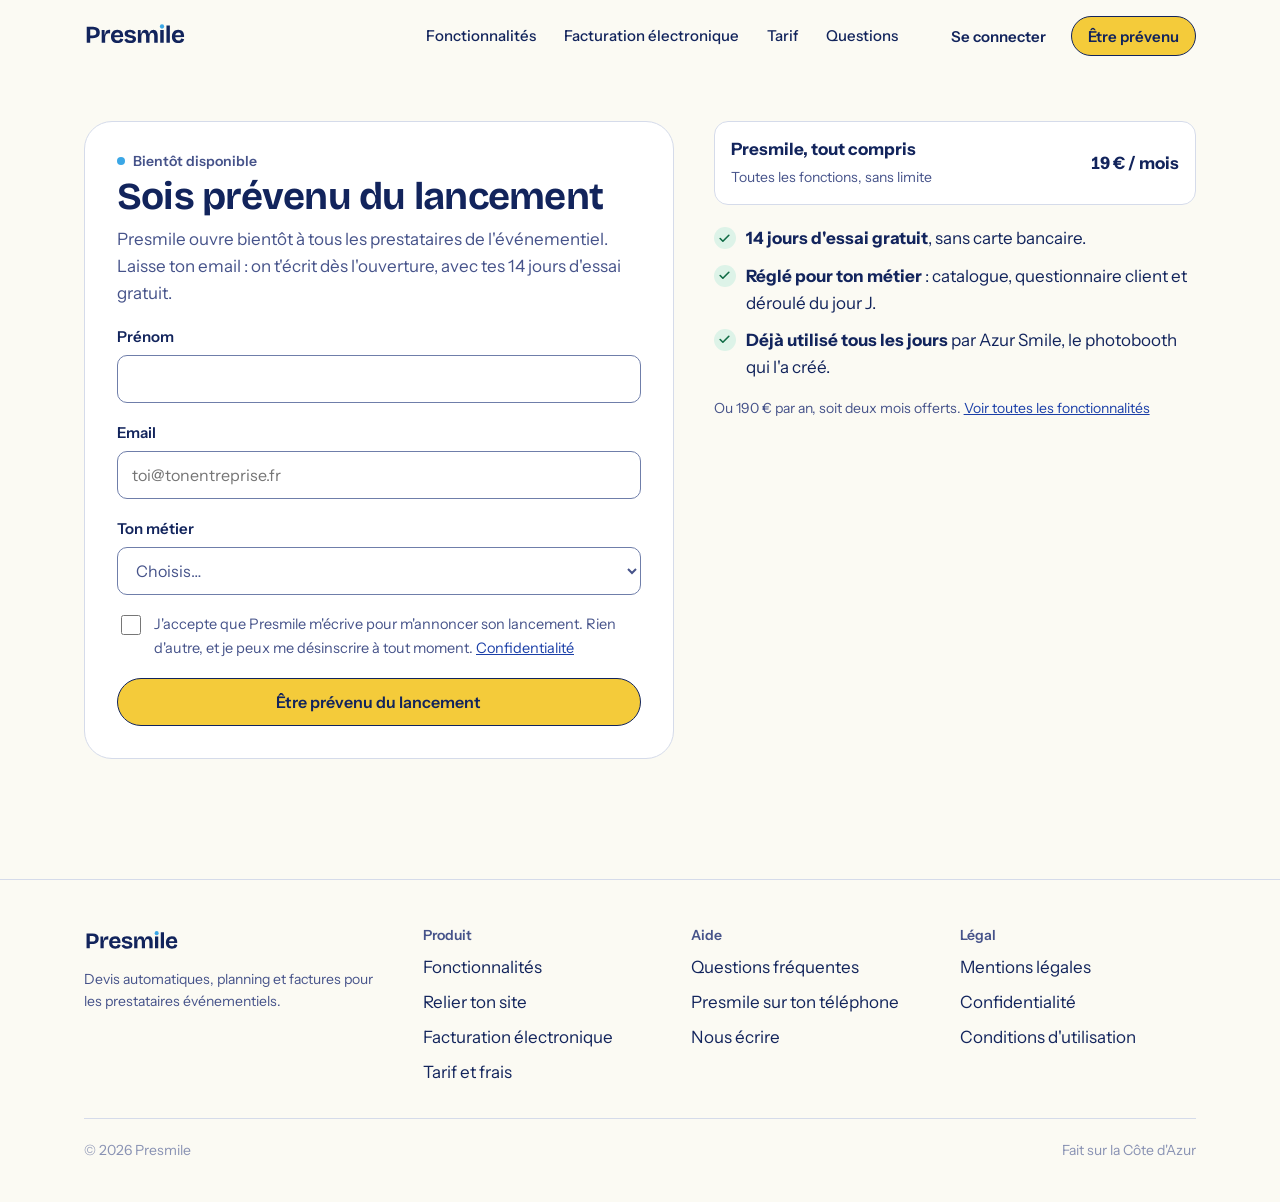
<file: lancement.html>
<!DOCTYPE html>
<html lang="fr">
<head>
<meta charset="utf-8">
<meta name="viewport" content="width=device-width, initial-scale=1">
<title>Être prévenu du lancement · Presmile</title>
<meta name="description" content="Presmile ouvre bientôt : laisse ton email pour être prévenu dès l'ouverture et profiter de 14 jours d'essai gratuit.">

<meta name="theme-color" content="#F4CB3A">
<link rel="icon" href="assets/favicon.svg" type="image/svg+xml">
<link rel="preload" href="assets/fonts/InstrumentSans-Variable.woff2" as="font" type="font/woff2" crossorigin>
<link rel="preload" href="assets/fonts/BricolageGrotesque-Variable.woff2" as="font" type="font/woff2" crossorigin>
<link rel="stylesheet" href="assets/site.css">
</head>
<body>
<!-- Icônes (tracés type Lucide) -->
<svg width="0" height="0" style="position:absolute" aria-hidden="true">
  <symbol id="i-check" viewBox="0 0 24 24"><path d="M20 6 9 17l-5-5"/></symbol>
  <symbol id="i-menu" viewBox="0 0 24 24"><path d="M4 6h16M4 12h16M4 18h16"/></symbol>
  <symbol id="i-arrow" viewBox="0 0 24 24"><path d="M5 12h14"/><path d="m12 5 7 7-7 7"/></symbol>
  <symbol id="i-zap" viewBox="0 0 24 24"><path d="M4 14a1 1 0 0 1-.78-1.63l9.9-10.2a.5.5 0 0 1 .86.46l-1.92 6.02A1 1 0 0 0 13 10h7a1 1 0 0 1 .78 1.63l-9.9 10.2a.5.5 0 0 1-.86-.46l1.92-6.02A1 1 0 0 0 11 14z"/></symbol>
  <symbol id="i-plug" viewBox="0 0 24 24"><path d="M12 22v-5"/><path d="M9 8V2M15 8V2"/><path d="M18 8v5a4 4 0 0 1-4 4h-4a4 4 0 0 1-4-4V8Z"/></symbol>
  <symbol id="i-inbox" viewBox="0 0 24 24"><path d="M22 12h-6l-2 3h-4l-2-3H2"/><path d="M5.45 5.11 2 12v6a2 2 0 0 0 2 2h16a2 2 0 0 0 2-2v-6l-3.45-6.89A2 2 0 0 0 16.76 4H7.24a2 2 0 0 0-1.79 1.11z"/></symbol>
  <symbol id="i-file" viewBox="0 0 24 24"><path d="M15 2H6a2 2 0 0 0-2 2v16a2 2 0 0 0 2 2h12a2 2 0 0 0 2-2V7Z"/><path d="M14 2v4a2 2 0 0 0 2 2h4"/><path d="M10 13h4M10 17h4"/></symbol>
  <symbol id="i-mail" viewBox="0 0 24 24"><rect width="20" height="16" x="2" y="4" rx="2"/><path d="m22 7-8.97 5.7a1.94 1.94 0 0 1-2.06 0L2 7"/></symbol>
  <symbol id="i-pen" viewBox="0 0 24 24"><path d="M12 20h9"/><path d="M16.4 3.6a2.1 2.1 0 1 1 3 3L7 19l-4 1 1-4Z"/></symbol>
  <symbol id="i-repeat" viewBox="0 0 24 24"><path d="m17 2 4 4-4 4"/><path d="M3 11v-1a4 4 0 0 1 4-4h14"/><path d="m7 22-4-4 4-4"/><path d="M21 13v1a4 4 0 0 1-4 4H3"/></symbol>
  <symbol id="i-cal" viewBox="0 0 24 24"><path d="M8 2v4M16 2v4"/><rect width="18" height="18" x="3" y="4" rx="2"/><path d="M3 10h18"/></symbol>
  <symbol id="i-truck" viewBox="0 0 24 24"><path d="M14 18V6a2 2 0 0 0-2-2H4a2 2 0 0 0-2 2v11a1 1 0 0 0 1 1h2"/><path d="M15 18H9"/><path d="M19 18h2a1 1 0 0 0 1-1v-3.65a1 1 0 0 0-.22-.62l-3.48-4.35A1 1 0 0 0 17.52 8H14"/><circle cx="17" cy="18" r="2"/><circle cx="7" cy="18" r="2"/></symbol>
  <symbol id="i-chart" viewBox="0 0 24 24"><path d="M3 3v18h18"/><path d="M18 17V9M13 17V5M8 17v-3"/></symbol>
  <symbol id="i-euro" viewBox="0 0 24 24"><path d="M4 10h12M4 14h9"/><path d="M19 6a7.7 7.7 0 0 0-5.2-2A7.9 7.9 0 0 0 6 12c0 4.4 3.5 8 7.8 8 2 0 3.8-.8 5.2-2"/></symbol>
  <symbol id="i-shield" viewBox="0 0 24 24"><path d="M20 13c0 5-3.5 7.5-7.66 8.95a1 1 0 0 1-.67-.01C7.5 20.5 4 18 4 13V6a1 1 0 0 1 1-1c2 0 4.5-1.2 6.24-2.72a1.17 1.17 0 0 1 1.52 0C14.51 3.81 17 5 19 5a1 1 0 0 1 1 1z"/><path d="m9 12 2 2 4-4"/></symbol>
  <symbol id="i-box" viewBox="0 0 24 24"><path d="M21 8a2 2 0 0 0-1-1.73l-7-4a2 2 0 0 0-2 0l-7 4A2 2 0 0 0 3 8v8a2 2 0 0 0 1 1.73l7 4a2 2 0 0 0 2 0l7-4A2 2 0 0 0 21 16Z"/><path d="m3.3 7 8.7 5 8.7-5"/><path d="M12 22V12"/></symbol>
  <symbol id="i-bell" viewBox="0 0 24 24"><path d="M6 8a6 6 0 0 1 12 0c0 7 3 9 3 9H3s3-2 3-9"/><path d="M10.3 21a1.94 1.94 0 0 0 3.4 0"/></symbol>
  <symbol id="i-phone" viewBox="0 0 24 24"><rect width="14" height="20" x="5" y="2" rx="2"/><path d="M12 18h.01"/></symbol>
  <symbol id="i-settings" viewBox="0 0 24 24"><path d="M20 7h-9M14 17H5"/><circle cx="17" cy="17" r="3"/><circle cx="7" cy="7" r="3"/></symbol>
</svg>

<header class="site-header" id="top">
  <div class="wrap">
    <a class="logo" href="index.html" aria-label="Presmile, accueil"><img src="assets/logo-presmile.svg" alt="Presmile" width="112" height="34"></a>
    <nav class="nav" aria-label="Navigation principale">
      <a href="fonctionnalites.html">Fonctionnalités</a>
      <a class="nav-more" href="connecter-ton-site.html">Relier ton site</a>
      <a href="facturation-electronique.html">Facturation électronique</a>
      <a href="tarif.html">Tarif</a>
      <a class="nav-more" href="sur-ton-telephone.html">Sur ton téléphone</a>
      <a href="questions.html">Questions</a>
      <span class="nav-mobile nav-sep" aria-hidden="true"></span>
      <a class="nav-mobile nav-login" href="https://app.presmile.fr/" data-app-link>Se connecter</a>
      <a class="nav-mobile nav-cta" href="lancement.html">Être prévenu du lancement</a>
    </nav>
    <div class="header-cta">
      <a class="btn btn-ghost btn-sm" href="https://app.presmile.fr/" data-app-link>Se connecter</a>
      <a class="btn btn-primary btn-sm" href="lancement.html">Être prévenu</a>
    </div>
    <button class="menu-btn" type="button" aria-label="Ouvrir le menu" aria-expanded="false" onclick="toggleMenu(this)"><svg class="ic"><use href="#i-menu"/></svg></button>
  </div>
</header>

<main>
  <div class="wrap">
    <div class="signup">
      <form class="form" name="lancement" method="POST" action="/merci.html" data-netlify="true" netlify-honeypot="bot-field">
        <input type="hidden" name="form-name" value="lancement">
        <p hidden><label>Ne pas remplir : <input name="bot-field"></label></p>
        <div style="display:grid; gap:8px;">
          <span class="eyebrow" style="justify-self:start;">Bientôt disponible</span>
          <h1 style="font-size: clamp(28px, 4vw, 38px);">Sois prévenu du lancement</h1>
          <p class="muted">Presmile ouvre bientôt à tous les prestataires de l'événementiel. Laisse ton email : on t'écrit dès l'ouverture, avec tes 14 jours d'essai gratuit.</p>
        </div>
        <div class="field"><label for="prenom">Prénom</label><input id="prenom" name="prenom" autocomplete="given-name" autocapitalize="words" enterkeyhint="next" required></div>
        <div class="field"><label for="email">Email</label><input id="email" name="email" type="email" inputmode="email" autocomplete="email" autocapitalize="none" spellcheck="false" enterkeyhint="next" placeholder="toi@tonentreprise.fr" required></div>
        <div class="field"><label for="metier">Ton métier</label><select id="metier" name="metier" required><option value="">Choisis…</option><option>Photobooth</option><option>Photographe</option><option>Vidéaste</option><option>DJ ou musicien</option><option>Traiteur</option><option>Décorateur ou fleuriste</option><option>Wedding planner</option><option>Autre métier de l'événement</option></select></div>
        <label class="check"><input type="checkbox" name="consentement" value="oui" required><span>J'accepte que Presmile m'écrive pour m'annoncer son lancement. Rien d'autre, et je peux me désinscrire à tout moment. <a href="confidentialite.html">Confidentialité</a></span></label>
        <button class="btn btn-primary btn-block" type="submit">Être prévenu du lancement</button>
      </form>

      <aside class="summary" aria-label="Ce qui t'attend">
        <div class="plan-pick"><label style="cursor:default;"><span><span class="pp-name">Presmile, tout compris</span><br><span class="muted small">Toutes les fonctions, sans limite</span></span><span class="pp-price">19 € / mois</span></label></div>
        <ul class="checks">
          <li><span><b>14 jours d'essai gratuit</b>, sans carte bancaire.</span></li>
          <li><span><b>Réglé pour ton métier</b> : catalogue, questionnaire client et déroulé du jour J.</span></li>
          <li><span><b>Déjà utilisé tous les jours</b> par Azur Smile, le photobooth qui l'a créé.</span></li>
        </ul>
        <p class="muted small">Ou 190 € par an, soit deux mois offerts. <a href="fonctionnalites.html">Voir toutes les fonctionnalités</a></p>
      </aside>
    </div>
  </div>
</main>

<footer>
  <div class="wrap">
    <div class="brand-col" style="display:grid; gap:12px; align-content:start;">
      <img src="assets/logo-presmile.svg" alt="Presmile" style="height:28px; width:auto;">
      <p class="muted small">Devis automatiques, planning et factures pour les prestataires événementiels.</p>
    </div>
    <div><h4>Produit</h4><ul><li><a href="fonctionnalites.html">Fonctionnalités</a></li><li><a href="connecter-ton-site.html">Relier ton site</a></li><li><a href="facturation-electronique.html">Facturation électronique</a></li><li><a href="tarif.html">Tarif et frais</a></li></ul></div>
    <div><h4>Aide</h4><ul><li><a href="questions.html">Questions fréquentes</a></li><li><a href="sur-ton-telephone.html">Presmile sur ton téléphone</a></li><li><a href="mailto:presmile.support@gmail.com">Nous écrire</a></li></ul></div>
    <div><h4>Légal</h4><ul><li><a href="mentions-legales.html">Mentions légales</a></li><li><a href="confidentialite.html">Confidentialité</a></li><li><a href="conditions-utilisation.html">Conditions d'utilisation</a></li></ul></div>
    <div class="legal"><span>© 2026 Presmile</span><span>Fait sur la Côte d'Azur</span></div>
  </div>
</footer>

<script src="assets/site.js"></script>
<script>
try { const saved = sessionStorage.getItem("signupEmail"); if (saved) { document.getElementById("email").value = saved; sessionStorage.removeItem("signupEmail"); document.getElementById("prenom").focus(); } } catch (e) { /* navigation privée */ }
</script>
</body>
</html>
</file>
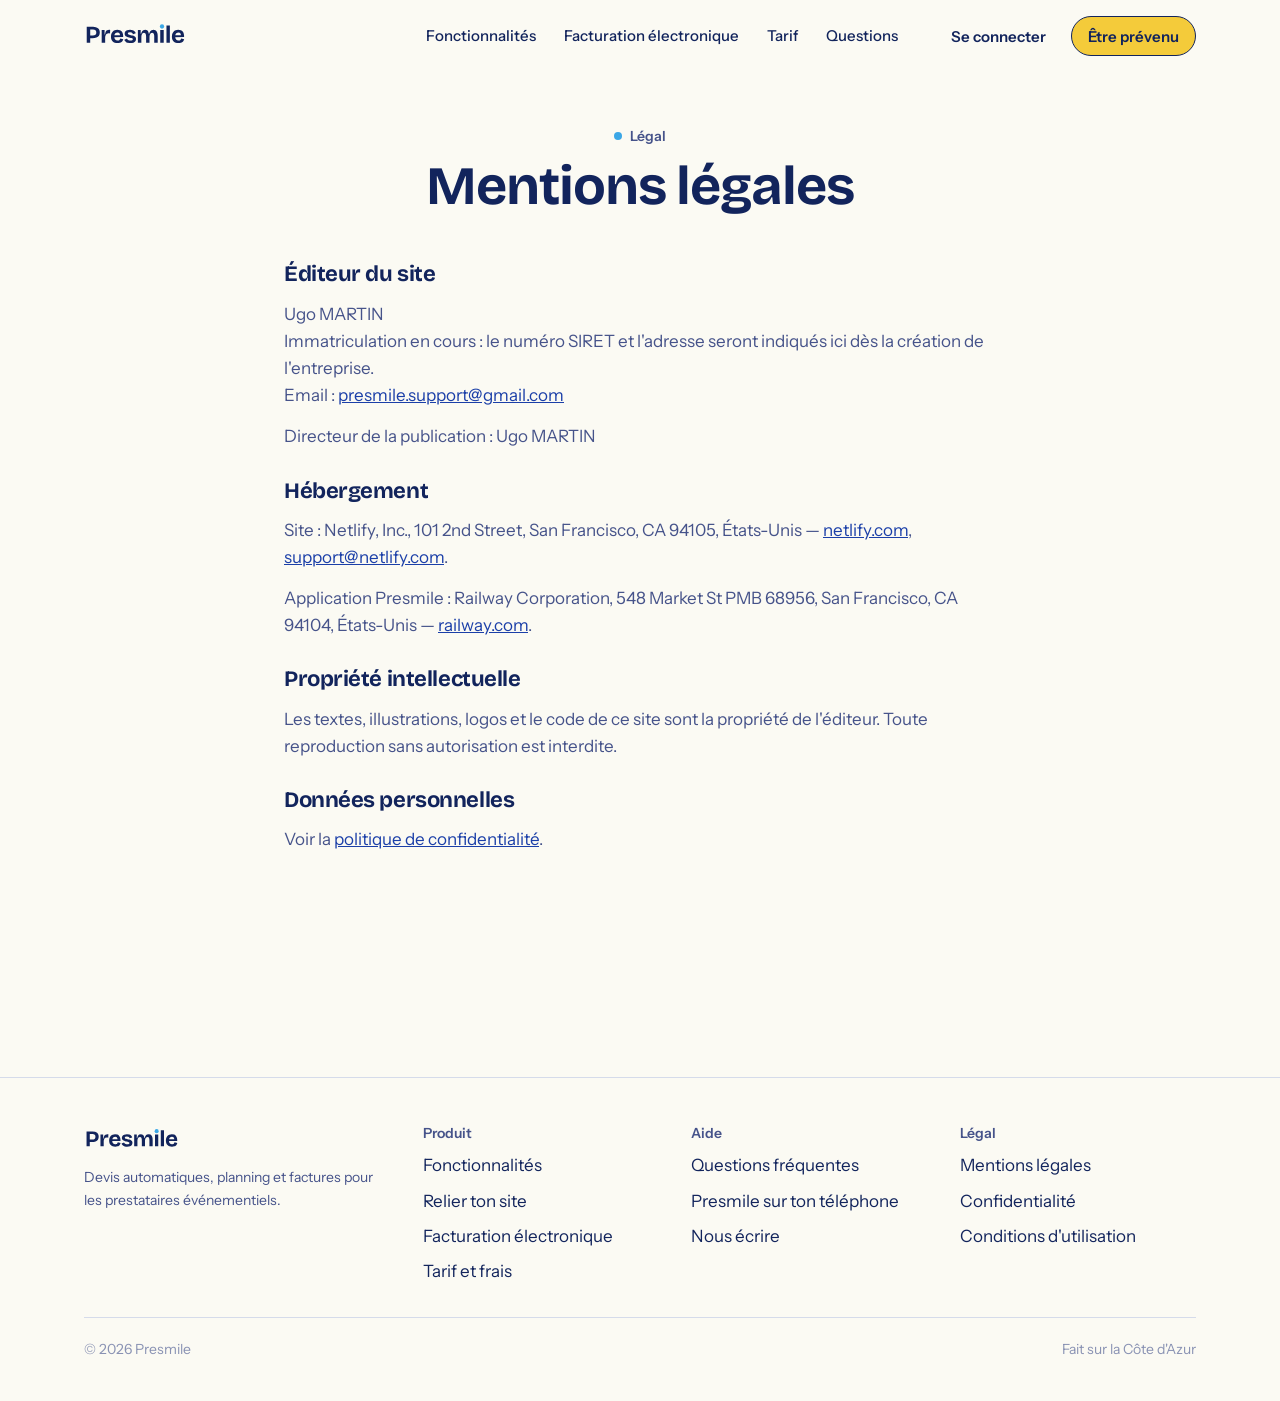
<file: mentions-legales.html>
<!DOCTYPE html>
<html lang="fr">
<head>
<meta charset="utf-8">
<meta name="viewport" content="width=device-width, initial-scale=1">
<title>Mentions légales · Presmile</title>
<meta name="description" content="Mentions légales du site Presmile.">

<meta name="theme-color" content="#F4CB3A">
<link rel="icon" href="assets/favicon.svg" type="image/svg+xml">
<link rel="preload" href="assets/fonts/InstrumentSans-Variable.woff2" as="font" type="font/woff2" crossorigin>
<link rel="preload" href="assets/fonts/BricolageGrotesque-Variable.woff2" as="font" type="font/woff2" crossorigin>
<link rel="stylesheet" href="assets/site.css">
</head>
<body>
<!-- Icônes (tracés type Lucide) -->
<svg width="0" height="0" style="position:absolute" aria-hidden="true">
  <symbol id="i-check" viewBox="0 0 24 24"><path d="M20 6 9 17l-5-5"/></symbol>
  <symbol id="i-menu" viewBox="0 0 24 24"><path d="M4 6h16M4 12h16M4 18h16"/></symbol>
  <symbol id="i-arrow" viewBox="0 0 24 24"><path d="M5 12h14"/><path d="m12 5 7 7-7 7"/></symbol>
  <symbol id="i-zap" viewBox="0 0 24 24"><path d="M4 14a1 1 0 0 1-.78-1.63l9.9-10.2a.5.5 0 0 1 .86.46l-1.92 6.02A1 1 0 0 0 13 10h7a1 1 0 0 1 .78 1.63l-9.9 10.2a.5.5 0 0 1-.86-.46l1.92-6.02A1 1 0 0 0 11 14z"/></symbol>
  <symbol id="i-plug" viewBox="0 0 24 24"><path d="M12 22v-5"/><path d="M9 8V2M15 8V2"/><path d="M18 8v5a4 4 0 0 1-4 4h-4a4 4 0 0 1-4-4V8Z"/></symbol>
  <symbol id="i-inbox" viewBox="0 0 24 24"><path d="M22 12h-6l-2 3h-4l-2-3H2"/><path d="M5.45 5.11 2 12v6a2 2 0 0 0 2 2h16a2 2 0 0 0 2-2v-6l-3.45-6.89A2 2 0 0 0 16.76 4H7.24a2 2 0 0 0-1.79 1.11z"/></symbol>
  <symbol id="i-file" viewBox="0 0 24 24"><path d="M15 2H6a2 2 0 0 0-2 2v16a2 2 0 0 0 2 2h12a2 2 0 0 0 2-2V7Z"/><path d="M14 2v4a2 2 0 0 0 2 2h4"/><path d="M10 13h4M10 17h4"/></symbol>
  <symbol id="i-mail" viewBox="0 0 24 24"><rect width="20" height="16" x="2" y="4" rx="2"/><path d="m22 7-8.97 5.7a1.94 1.94 0 0 1-2.06 0L2 7"/></symbol>
  <symbol id="i-pen" viewBox="0 0 24 24"><path d="M12 20h9"/><path d="M16.4 3.6a2.1 2.1 0 1 1 3 3L7 19l-4 1 1-4Z"/></symbol>
  <symbol id="i-repeat" viewBox="0 0 24 24"><path d="m17 2 4 4-4 4"/><path d="M3 11v-1a4 4 0 0 1 4-4h14"/><path d="m7 22-4-4 4-4"/><path d="M21 13v1a4 4 0 0 1-4 4H3"/></symbol>
  <symbol id="i-cal" viewBox="0 0 24 24"><path d="M8 2v4M16 2v4"/><rect width="18" height="18" x="3" y="4" rx="2"/><path d="M3 10h18"/></symbol>
  <symbol id="i-truck" viewBox="0 0 24 24"><path d="M14 18V6a2 2 0 0 0-2-2H4a2 2 0 0 0-2 2v11a1 1 0 0 0 1 1h2"/><path d="M15 18H9"/><path d="M19 18h2a1 1 0 0 0 1-1v-3.65a1 1 0 0 0-.22-.62l-3.48-4.35A1 1 0 0 0 17.52 8H14"/><circle cx="17" cy="18" r="2"/><circle cx="7" cy="18" r="2"/></symbol>
  <symbol id="i-chart" viewBox="0 0 24 24"><path d="M3 3v18h18"/><path d="M18 17V9M13 17V5M8 17v-3"/></symbol>
  <symbol id="i-euro" viewBox="0 0 24 24"><path d="M4 10h12M4 14h9"/><path d="M19 6a7.7 7.7 0 0 0-5.2-2A7.9 7.9 0 0 0 6 12c0 4.4 3.5 8 7.8 8 2 0 3.8-.8 5.2-2"/></symbol>
  <symbol id="i-shield" viewBox="0 0 24 24"><path d="M20 13c0 5-3.5 7.5-7.66 8.95a1 1 0 0 1-.67-.01C7.5 20.5 4 18 4 13V6a1 1 0 0 1 1-1c2 0 4.5-1.2 6.24-2.72a1.17 1.17 0 0 1 1.52 0C14.51 3.81 17 5 19 5a1 1 0 0 1 1 1z"/><path d="m9 12 2 2 4-4"/></symbol>
  <symbol id="i-box" viewBox="0 0 24 24"><path d="M21 8a2 2 0 0 0-1-1.73l-7-4a2 2 0 0 0-2 0l-7 4A2 2 0 0 0 3 8v8a2 2 0 0 0 1 1.73l7 4a2 2 0 0 0 2 0l7-4A2 2 0 0 0 21 16Z"/><path d="m3.3 7 8.7 5 8.7-5"/><path d="M12 22V12"/></symbol>
  <symbol id="i-bell" viewBox="0 0 24 24"><path d="M6 8a6 6 0 0 1 12 0c0 7 3 9 3 9H3s3-2 3-9"/><path d="M10.3 21a1.94 1.94 0 0 0 3.4 0"/></symbol>
  <symbol id="i-phone" viewBox="0 0 24 24"><rect width="14" height="20" x="5" y="2" rx="2"/><path d="M12 18h.01"/></symbol>
  <symbol id="i-settings" viewBox="0 0 24 24"><path d="M20 7h-9M14 17H5"/><circle cx="17" cy="17" r="3"/><circle cx="7" cy="7" r="3"/></symbol>
</svg>

<header class="site-header" id="top">
  <div class="wrap">
    <a class="logo" href="index.html" aria-label="Presmile, accueil"><img src="assets/logo-presmile.svg" alt="Presmile" width="112" height="34"></a>
    <nav class="nav" aria-label="Navigation principale">
      <a href="fonctionnalites.html">Fonctionnalités</a>
      <a class="nav-more" href="connecter-ton-site.html">Relier ton site</a>
      <a href="facturation-electronique.html">Facturation électronique</a>
      <a href="tarif.html">Tarif</a>
      <a class="nav-more" href="sur-ton-telephone.html">Sur ton téléphone</a>
      <a href="questions.html">Questions</a>
      <span class="nav-mobile nav-sep" aria-hidden="true"></span>
      <a class="nav-mobile nav-login" href="https://app.presmile.fr/" data-app-link>Se connecter</a>
      <a class="nav-mobile nav-cta" href="lancement.html">Être prévenu du lancement</a>
    </nav>
    <div class="header-cta">
      <a class="btn btn-ghost btn-sm" href="https://app.presmile.fr/" data-app-link>Se connecter</a>
      <a class="btn btn-primary btn-sm" href="lancement.html">Être prévenu</a>
    </div>
    <button class="menu-btn" type="button" aria-label="Ouvrir le menu" aria-expanded="false" onclick="toggleMenu(this)"><svg class="ic"><use href="#i-menu"/></svg></button>
  </div>
</header>

<main>
  <div class="page-head"><div class="wrap"><span class="eyebrow">Légal</span><h1 style="font-size: clamp(34px, 4.6vw, 54px);">Mentions légales</h1></div></div>
  <section style="padding-top: 24px;"><div class="wrap prose">
    <h2>Éditeur du site</h2>
    <p>Ugo MARTIN<br>
    Immatriculation en cours : le numéro SIRET et l'adresse seront indiqués ici dès la création de l'entreprise.<br>
    Email : <a href="mailto:presmile.support@gmail.com">presmile.support@gmail.com</a></p>
    <p>Directeur de la publication : Ugo MARTIN</p>
    <h2>Hébergement</h2>
    <p>Site : Netlify, Inc., 101 2nd Street, San Francisco, CA 94105, États-Unis — <a href="https://www.netlify.com" rel="noopener">netlify.com</a>, <a href="mailto:support@netlify.com">support@netlify.com</a>.</p>
    <p>Application Presmile : Railway Corporation, 548 Market St PMB 68956, San Francisco, CA 94104, États-Unis — <a href="https://railway.com" rel="noopener">railway.com</a>.</p>
    <h2>Propriété intellectuelle</h2>
    <p>Les textes, illustrations, logos et le code de ce site sont la propriété de l'éditeur. Toute reproduction sans autorisation est interdite.</p>
    <h2>Données personnelles</h2>
    <p>Voir la <a href="confidentialite.html">politique de confidentialité</a>.</p>
  </div></section>
</main>

<footer>
  <div class="wrap">
    <div class="brand-col" style="display:grid; gap:12px; align-content:start;">
      <img src="assets/logo-presmile.svg" alt="Presmile" style="height:28px; width:auto;">
      <p class="muted small">Devis automatiques, planning et factures pour les prestataires événementiels.</p>
    </div>
    <div><h4>Produit</h4><ul><li><a href="fonctionnalites.html">Fonctionnalités</a></li><li><a href="connecter-ton-site.html">Relier ton site</a></li><li><a href="facturation-electronique.html">Facturation électronique</a></li><li><a href="tarif.html">Tarif et frais</a></li></ul></div>
    <div><h4>Aide</h4><ul><li><a href="questions.html">Questions fréquentes</a></li><li><a href="sur-ton-telephone.html">Presmile sur ton téléphone</a></li><li><a href="mailto:presmile.support@gmail.com">Nous écrire</a></li></ul></div>
    <div><h4>Légal</h4><ul><li><a href="mentions-legales.html">Mentions légales</a></li><li><a href="confidentialite.html">Confidentialité</a></li><li><a href="conditions-utilisation.html">Conditions d'utilisation</a></li></ul></div>
    <div class="legal"><span>© 2026 Presmile</span><span>Fait sur la Côte d'Azur</span></div>
  </div>
</footer>

<div class="sticky-cta" id="stickyCta"><a class="btn btn-primary btn-block" href="lancement.html">Être prévenu du lancement</a><small>14 jours d'essai offerts au lancement</small></div>
<script src="assets/site.js"></script>
</body>
</html>
</file>
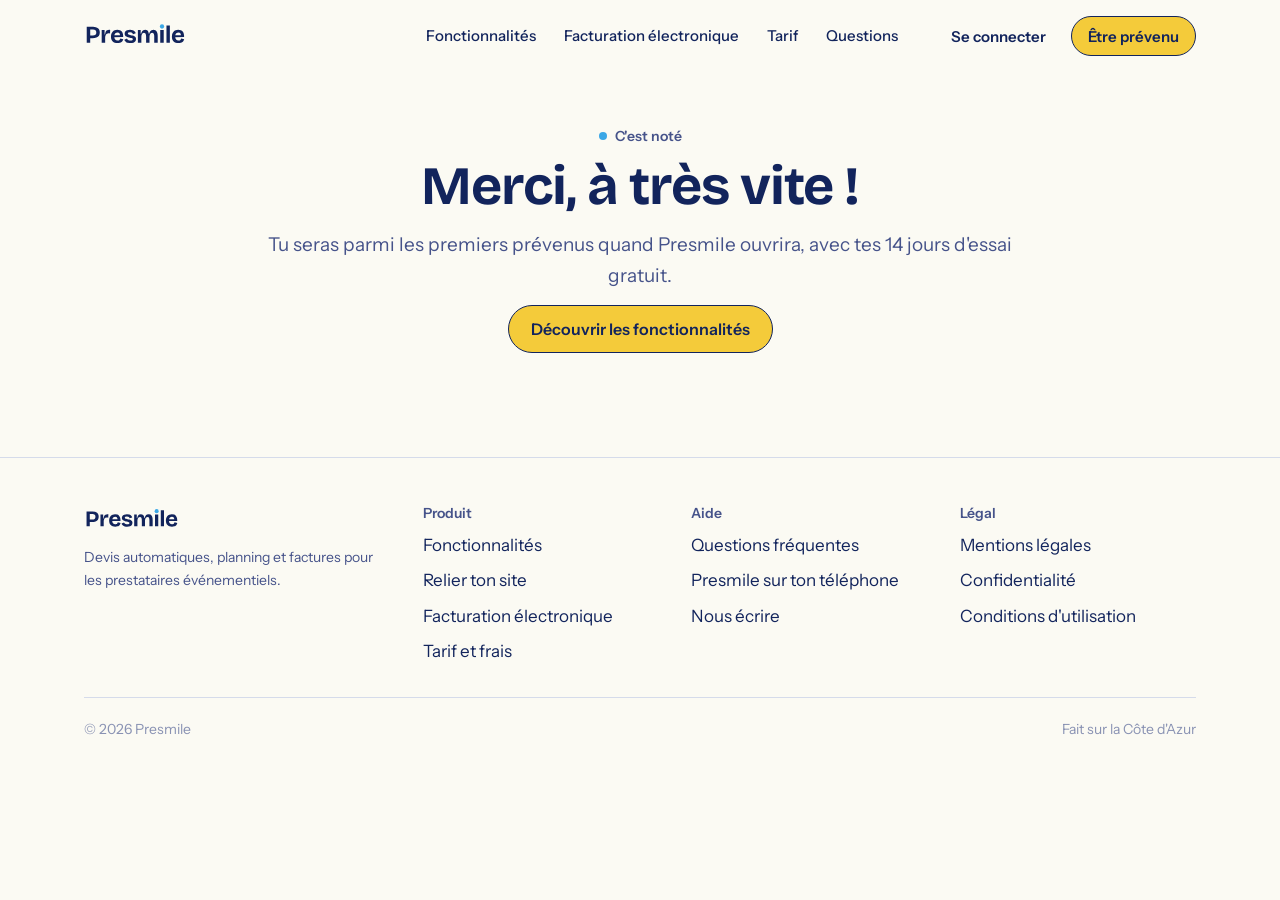
<file: merci.html>
<!DOCTYPE html>
<html lang="fr">
<head>
<meta charset="utf-8">
<meta name="viewport" content="width=device-width, initial-scale=1">
<title>Merci · Presmile</title>
<meta name="description" content="Tu seras prévenu du lancement de Presmile.">
<meta name="robots" content="noindex">
<meta name="theme-color" content="#F4CB3A">
<link rel="icon" href="assets/favicon.svg" type="image/svg+xml">
<link rel="preload" href="assets/fonts/InstrumentSans-Variable.woff2" as="font" type="font/woff2" crossorigin>
<link rel="preload" href="assets/fonts/BricolageGrotesque-Variable.woff2" as="font" type="font/woff2" crossorigin>
<link rel="stylesheet" href="assets/site.css">
</head>
<body>
<!-- Icônes (tracés type Lucide) -->
<svg width="0" height="0" style="position:absolute" aria-hidden="true">
  <symbol id="i-check" viewBox="0 0 24 24"><path d="M20 6 9 17l-5-5"/></symbol>
  <symbol id="i-menu" viewBox="0 0 24 24"><path d="M4 6h16M4 12h16M4 18h16"/></symbol>
  <symbol id="i-arrow" viewBox="0 0 24 24"><path d="M5 12h14"/><path d="m12 5 7 7-7 7"/></symbol>
  <symbol id="i-zap" viewBox="0 0 24 24"><path d="M4 14a1 1 0 0 1-.78-1.63l9.9-10.2a.5.5 0 0 1 .86.46l-1.92 6.02A1 1 0 0 0 13 10h7a1 1 0 0 1 .78 1.63l-9.9 10.2a.5.5 0 0 1-.86-.46l1.92-6.02A1 1 0 0 0 11 14z"/></symbol>
  <symbol id="i-plug" viewBox="0 0 24 24"><path d="M12 22v-5"/><path d="M9 8V2M15 8V2"/><path d="M18 8v5a4 4 0 0 1-4 4h-4a4 4 0 0 1-4-4V8Z"/></symbol>
  <symbol id="i-inbox" viewBox="0 0 24 24"><path d="M22 12h-6l-2 3h-4l-2-3H2"/><path d="M5.45 5.11 2 12v6a2 2 0 0 0 2 2h16a2 2 0 0 0 2-2v-6l-3.45-6.89A2 2 0 0 0 16.76 4H7.24a2 2 0 0 0-1.79 1.11z"/></symbol>
  <symbol id="i-file" viewBox="0 0 24 24"><path d="M15 2H6a2 2 0 0 0-2 2v16a2 2 0 0 0 2 2h12a2 2 0 0 0 2-2V7Z"/><path d="M14 2v4a2 2 0 0 0 2 2h4"/><path d="M10 13h4M10 17h4"/></symbol>
  <symbol id="i-mail" viewBox="0 0 24 24"><rect width="20" height="16" x="2" y="4" rx="2"/><path d="m22 7-8.97 5.7a1.94 1.94 0 0 1-2.06 0L2 7"/></symbol>
  <symbol id="i-pen" viewBox="0 0 24 24"><path d="M12 20h9"/><path d="M16.4 3.6a2.1 2.1 0 1 1 3 3L7 19l-4 1 1-4Z"/></symbol>
  <symbol id="i-repeat" viewBox="0 0 24 24"><path d="m17 2 4 4-4 4"/><path d="M3 11v-1a4 4 0 0 1 4-4h14"/><path d="m7 22-4-4 4-4"/><path d="M21 13v1a4 4 0 0 1-4 4H3"/></symbol>
  <symbol id="i-cal" viewBox="0 0 24 24"><path d="M8 2v4M16 2v4"/><rect width="18" height="18" x="3" y="4" rx="2"/><path d="M3 10h18"/></symbol>
  <symbol id="i-truck" viewBox="0 0 24 24"><path d="M14 18V6a2 2 0 0 0-2-2H4a2 2 0 0 0-2 2v11a1 1 0 0 0 1 1h2"/><path d="M15 18H9"/><path d="M19 18h2a1 1 0 0 0 1-1v-3.65a1 1 0 0 0-.22-.62l-3.48-4.35A1 1 0 0 0 17.52 8H14"/><circle cx="17" cy="18" r="2"/><circle cx="7" cy="18" r="2"/></symbol>
  <symbol id="i-chart" viewBox="0 0 24 24"><path d="M3 3v18h18"/><path d="M18 17V9M13 17V5M8 17v-3"/></symbol>
  <symbol id="i-euro" viewBox="0 0 24 24"><path d="M4 10h12M4 14h9"/><path d="M19 6a7.7 7.7 0 0 0-5.2-2A7.9 7.9 0 0 0 6 12c0 4.4 3.5 8 7.8 8 2 0 3.8-.8 5.2-2"/></symbol>
  <symbol id="i-shield" viewBox="0 0 24 24"><path d="M20 13c0 5-3.5 7.5-7.66 8.95a1 1 0 0 1-.67-.01C7.5 20.5 4 18 4 13V6a1 1 0 0 1 1-1c2 0 4.5-1.2 6.24-2.72a1.17 1.17 0 0 1 1.52 0C14.51 3.81 17 5 19 5a1 1 0 0 1 1 1z"/><path d="m9 12 2 2 4-4"/></symbol>
  <symbol id="i-box" viewBox="0 0 24 24"><path d="M21 8a2 2 0 0 0-1-1.73l-7-4a2 2 0 0 0-2 0l-7 4A2 2 0 0 0 3 8v8a2 2 0 0 0 1 1.73l7 4a2 2 0 0 0 2 0l7-4A2 2 0 0 0 21 16Z"/><path d="m3.3 7 8.7 5 8.7-5"/><path d="M12 22V12"/></symbol>
  <symbol id="i-bell" viewBox="0 0 24 24"><path d="M6 8a6 6 0 0 1 12 0c0 7 3 9 3 9H3s3-2 3-9"/><path d="M10.3 21a1.94 1.94 0 0 0 3.4 0"/></symbol>
  <symbol id="i-phone" viewBox="0 0 24 24"><rect width="14" height="20" x="5" y="2" rx="2"/><path d="M12 18h.01"/></symbol>
  <symbol id="i-settings" viewBox="0 0 24 24"><path d="M20 7h-9M14 17H5"/><circle cx="17" cy="17" r="3"/><circle cx="7" cy="7" r="3"/></symbol>
</svg>

<header class="site-header" id="top">
  <div class="wrap">
    <a class="logo" href="index.html" aria-label="Presmile, accueil"><img src="assets/logo-presmile.svg" alt="Presmile" width="112" height="34"></a>
    <nav class="nav" aria-label="Navigation principale">
      <a href="fonctionnalites.html">Fonctionnalités</a>
      <a class="nav-more" href="connecter-ton-site.html">Relier ton site</a>
      <a href="facturation-electronique.html">Facturation électronique</a>
      <a href="tarif.html">Tarif</a>
      <a class="nav-more" href="sur-ton-telephone.html">Sur ton téléphone</a>
      <a href="questions.html">Questions</a>
      <span class="nav-mobile nav-sep" aria-hidden="true"></span>
      <a class="nav-mobile nav-login" href="https://app.presmile.fr/" data-app-link>Se connecter</a>
      <a class="nav-mobile nav-cta" href="lancement.html">Être prévenu du lancement</a>
    </nav>
    <div class="header-cta">
      <a class="btn btn-ghost btn-sm" href="https://app.presmile.fr/" data-app-link>Se connecter</a>
      <a class="btn btn-primary btn-sm" href="lancement.html">Être prévenu</a>
    </div>
    <button class="menu-btn" type="button" aria-label="Ouvrir le menu" aria-expanded="false" onclick="toggleMenu(this)"><svg class="ic"><use href="#i-menu"/></svg></button>
  </div>
</header>

<main>
  <div class="page-head">
    <div class="wrap">
      <span class="eyebrow">C'est noté</span>
      <h1 style="font-size: clamp(34px, 4.6vw, 54px);">Merci, à très vite !</h1>
      <p>Tu seras parmi les premiers prévenus quand Presmile ouvrira, avec tes 14 jours d'essai gratuit.</p>
      <a class="btn btn-primary" href="fonctionnalites.html">Découvrir les fonctionnalités</a>
    </div>
  </div>
</main>

<footer>
  <div class="wrap">
    <div class="brand-col" style="display:grid; gap:12px; align-content:start;">
      <img src="assets/logo-presmile.svg" alt="Presmile" style="height:28px; width:auto;">
      <p class="muted small">Devis automatiques, planning et factures pour les prestataires événementiels.</p>
    </div>
    <div><h4>Produit</h4><ul><li><a href="fonctionnalites.html">Fonctionnalités</a></li><li><a href="connecter-ton-site.html">Relier ton site</a></li><li><a href="facturation-electronique.html">Facturation électronique</a></li><li><a href="tarif.html">Tarif et frais</a></li></ul></div>
    <div><h4>Aide</h4><ul><li><a href="questions.html">Questions fréquentes</a></li><li><a href="sur-ton-telephone.html">Presmile sur ton téléphone</a></li><li><a href="mailto:presmile.support@gmail.com">Nous écrire</a></li></ul></div>
    <div><h4>Légal</h4><ul><li><a href="mentions-legales.html">Mentions légales</a></li><li><a href="confidentialite.html">Confidentialité</a></li><li><a href="conditions-utilisation.html">Conditions d'utilisation</a></li></ul></div>
    <div class="legal"><span>© 2026 Presmile</span><span>Fait sur la Côte d'Azur</span></div>
  </div>
</footer>

<script src="assets/site.js"></script>
</body>
</html>
</file>
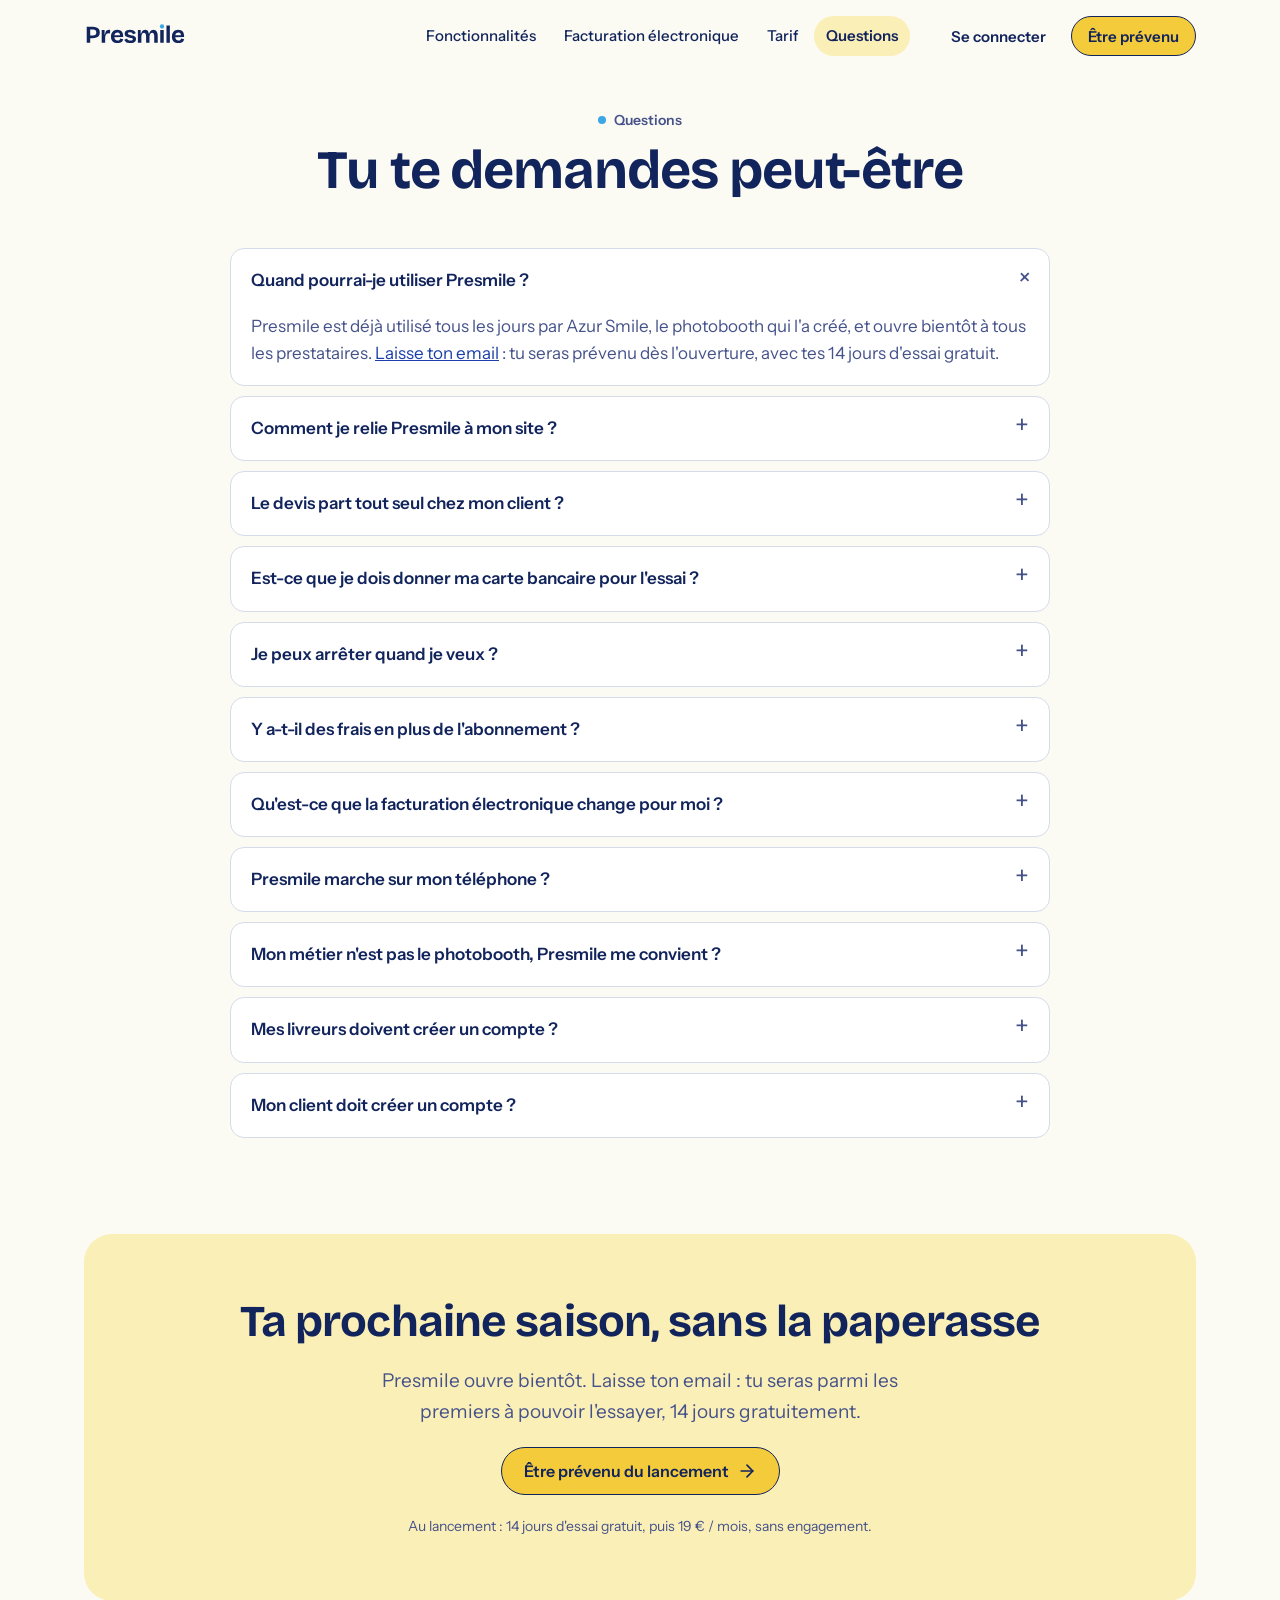
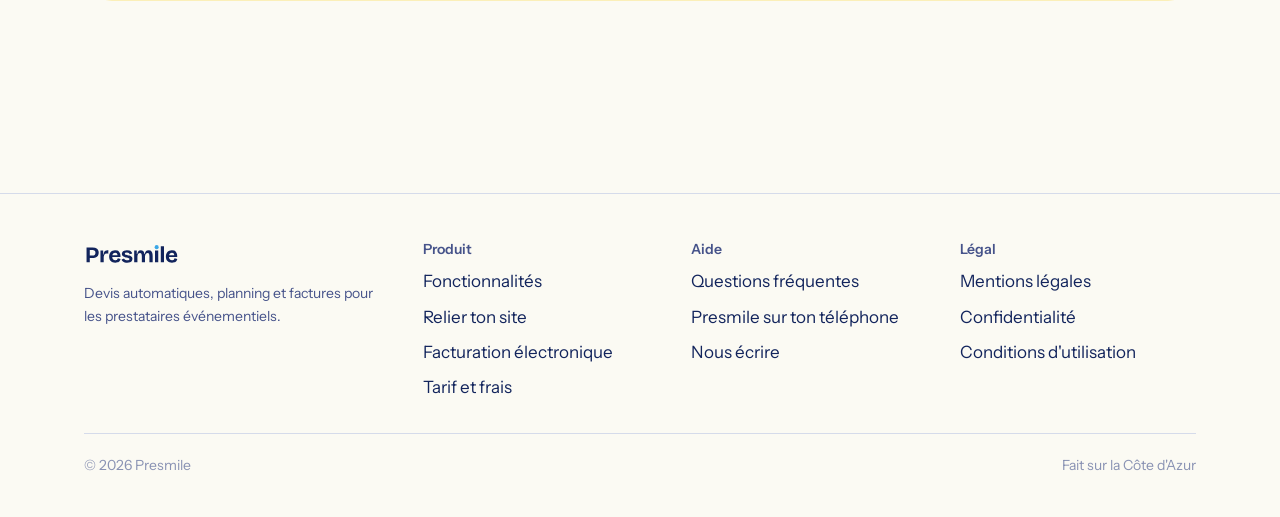
<file: questions.html>
<!DOCTYPE html>
<html lang="fr">
<head>
<meta charset="utf-8">
<meta name="viewport" content="width=device-width, initial-scale=1">
<title>Questions fréquentes · Presmile</title>
<meta name="description" content="Les réponses aux questions les plus courantes sur Presmile : essai, résiliation, frais, facturation électronique, mobile, relier ton site.">
<meta name="theme-color" content="#F4CB3A">
<link rel="icon" href="assets/favicon.svg" type="image/svg+xml">
<link rel="preload" href="assets/fonts/InstrumentSans-Variable.woff2" as="font" type="font/woff2" crossorigin>
<link rel="preload" href="assets/fonts/BricolageGrotesque-Variable.woff2" as="font" type="font/woff2" crossorigin>
<link rel="stylesheet" href="assets/site.css">
</head>
<body class="has-sticky">


<!-- Icônes (tracés type Lucide) -->
<svg width="0" height="0" style="position:absolute" aria-hidden="true">
  <symbol id="i-check" viewBox="0 0 24 24"><path d="M20 6 9 17l-5-5"/></symbol>
  <symbol id="i-menu" viewBox="0 0 24 24"><path d="M4 6h16M4 12h16M4 18h16"/></symbol>
  <symbol id="i-arrow" viewBox="0 0 24 24"><path d="M5 12h14"/><path d="m12 5 7 7-7 7"/></symbol>
  <symbol id="i-zap" viewBox="0 0 24 24"><path d="M4 14a1 1 0 0 1-.78-1.63l9.9-10.2a.5.5 0 0 1 .86.46l-1.92 6.02A1 1 0 0 0 13 10h7a1 1 0 0 1 .78 1.63l-9.9 10.2a.5.5 0 0 1-.86-.46l1.92-6.02A1 1 0 0 0 11 14z"/></symbol>
  <symbol id="i-plug" viewBox="0 0 24 24"><path d="M12 22v-5"/><path d="M9 8V2M15 8V2"/><path d="M18 8v5a4 4 0 0 1-4 4h-4a4 4 0 0 1-4-4V8Z"/></symbol>
  <symbol id="i-inbox" viewBox="0 0 24 24"><path d="M22 12h-6l-2 3h-4l-2-3H2"/><path d="M5.45 5.11 2 12v6a2 2 0 0 0 2 2h16a2 2 0 0 0 2-2v-6l-3.45-6.89A2 2 0 0 0 16.76 4H7.24a2 2 0 0 0-1.79 1.11z"/></symbol>
  <symbol id="i-file" viewBox="0 0 24 24"><path d="M15 2H6a2 2 0 0 0-2 2v16a2 2 0 0 0 2 2h12a2 2 0 0 0 2-2V7Z"/><path d="M14 2v4a2 2 0 0 0 2 2h4"/><path d="M10 13h4M10 17h4"/></symbol>
  <symbol id="i-mail" viewBox="0 0 24 24"><rect width="20" height="16" x="2" y="4" rx="2"/><path d="m22 7-8.97 5.7a1.94 1.94 0 0 1-2.06 0L2 7"/></symbol>
  <symbol id="i-pen" viewBox="0 0 24 24"><path d="M12 20h9"/><path d="M16.4 3.6a2.1 2.1 0 1 1 3 3L7 19l-4 1 1-4Z"/></symbol>
  <symbol id="i-repeat" viewBox="0 0 24 24"><path d="m17 2 4 4-4 4"/><path d="M3 11v-1a4 4 0 0 1 4-4h14"/><path d="m7 22-4-4 4-4"/><path d="M21 13v1a4 4 0 0 1-4 4H3"/></symbol>
  <symbol id="i-cal" viewBox="0 0 24 24"><path d="M8 2v4M16 2v4"/><rect width="18" height="18" x="3" y="4" rx="2"/><path d="M3 10h18"/></symbol>
  <symbol id="i-truck" viewBox="0 0 24 24"><path d="M14 18V6a2 2 0 0 0-2-2H4a2 2 0 0 0-2 2v11a1 1 0 0 0 1 1h2"/><path d="M15 18H9"/><path d="M19 18h2a1 1 0 0 0 1-1v-3.65a1 1 0 0 0-.22-.62l-3.48-4.35A1 1 0 0 0 17.52 8H14"/><circle cx="17" cy="18" r="2"/><circle cx="7" cy="18" r="2"/></symbol>
  <symbol id="i-chart" viewBox="0 0 24 24"><path d="M3 3v18h18"/><path d="M18 17V9M13 17V5M8 17v-3"/></symbol>
  <symbol id="i-euro" viewBox="0 0 24 24"><path d="M4 10h12M4 14h9"/><path d="M19 6a7.7 7.7 0 0 0-5.2-2A7.9 7.9 0 0 0 6 12c0 4.4 3.5 8 7.8 8 2 0 3.8-.8 5.2-2"/></symbol>
  <symbol id="i-shield" viewBox="0 0 24 24"><path d="M20 13c0 5-3.5 7.5-7.66 8.95a1 1 0 0 1-.67-.01C7.5 20.5 4 18 4 13V6a1 1 0 0 1 1-1c2 0 4.5-1.2 6.24-2.72a1.17 1.17 0 0 1 1.52 0C14.51 3.81 17 5 19 5a1 1 0 0 1 1 1z"/><path d="m9 12 2 2 4-4"/></symbol>
  <symbol id="i-box" viewBox="0 0 24 24"><path d="M21 8a2 2 0 0 0-1-1.73l-7-4a2 2 0 0 0-2 0l-7 4A2 2 0 0 0 3 8v8a2 2 0 0 0 1 1.73l7 4a2 2 0 0 0 2 0l7-4A2 2 0 0 0 21 16Z"/><path d="m3.3 7 8.7 5 8.7-5"/><path d="M12 22V12"/></symbol>
  <symbol id="i-bell" viewBox="0 0 24 24"><path d="M6 8a6 6 0 0 1 12 0c0 7 3 9 3 9H3s3-2 3-9"/><path d="M10.3 21a1.94 1.94 0 0 0 3.4 0"/></symbol>
  <symbol id="i-phone" viewBox="0 0 24 24"><rect width="14" height="20" x="5" y="2" rx="2"/><path d="M12 18h.01"/></symbol>
  <symbol id="i-settings" viewBox="0 0 24 24"><path d="M20 7h-9M14 17H5"/><circle cx="17" cy="17" r="3"/><circle cx="7" cy="7" r="3"/></symbol>
</svg>

<header class="site-header" id="top">
  <div class="wrap">
    <a class="logo" href="index.html" aria-label="Presmile, accueil"><img src="assets/logo-presmile.svg" alt="Presmile" width="112" height="34"></a>
    <nav class="nav" aria-label="Navigation principale">
      <a href="fonctionnalites.html">Fonctionnalités</a>
      <a class="nav-more" href="connecter-ton-site.html">Relier ton site</a>
      <a href="facturation-electronique.html">Facturation électronique</a>
      <a href="tarif.html">Tarif</a>
      <a class="nav-more" href="sur-ton-telephone.html">Sur ton téléphone</a>
      <a href="questions.html" class="active" aria-current="page">Questions</a>
      <span class="nav-mobile nav-sep" aria-hidden="true"></span>
      <a class="nav-mobile nav-login" href="https://app.presmile.fr/" data-app-link>Se connecter</a>
      <a class="nav-mobile nav-cta" href="lancement.html">Être prévenu du lancement</a>
    </nav>
    <div class="header-cta">
      <a class="btn btn-ghost btn-sm" href="https://app.presmile.fr/" data-app-link>Se connecter</a>
      <a class="btn btn-primary btn-sm" href="lancement.html">Être prévenu</a>
    </div>
    <button class="menu-btn" type="button" aria-label="Ouvrir le menu" aria-expanded="false" onclick="toggleMenu(this)"><svg class="ic"><use href="#i-menu"/></svg></button>
  </div>
</header>

<main>
  <!-- ============ FAQ ============ -->
  <section id="faq" style="padding-top: 40px;">
    <div class="wrap">
      <div class="section-head center"><span class="eyebrow">Questions</span><h1 style="font-size: clamp(34px, 4.6vw, 54px);">Tu te demandes peut-être</h1></div>
      <div class="faq">
        <details open><summary>Quand pourrai-je utiliser Presmile ?</summary><p>Presmile est déjà utilisé tous les jours par Azur Smile, le photobooth qui l'a créé, et ouvre bientôt à tous les prestataires. <a href="lancement.html">Laisse ton email</a> : tu seras prévenu dès l'ouverture, avec tes 14 jours d'essai gratuit.</p></details>
        <details><summary>Comment je relie Presmile à mon site ?</summary><p>Dans Paramètres, Presmile te donne une adresse et un jeton. Tu les colles dans ton formulaire : directement dans le code de ton site, ou dans Tally, Typeform, Zapier ou Make. Chaque demande envoyée crée ensuite le client, l'événement et un devis dans Presmile.</p></details>
        <details><summary>Le devis part tout seul chez mon client ?</summary><p>Non. Le devis est créé tout seul, et l'email est rédigé pour toi dans ta boîte mail, mais c'est toi qui relis et qui envoies. Tu gardes toujours le dernier mot.</p></details>
        <details><summary>Est-ce que je dois donner ma carte bancaire pour l'essai ?</summary><p>Non. Tu crées ton compte avec ton email et tu as 14 jours pour tout tester. Tu t'abonnes à la fin de l'essai, seulement si Presmile te convient.</p></details>
        <details><summary>Je peux arrêter quand je veux ?</summary><p>Oui. L'abonnement mensuel est sans engagement et se résilie depuis ton compte. L'abonnement annuel court jusqu'à la fin de l'année payée.</p></details>
        <details><summary>Y a-t-il des frais en plus de l'abonnement ?</summary><p>Seulement si tu choisis certaines options : 2 € une seule fois pour activer la facturation électronique ou l'e-reporting, et ta consommation d'IA si tu relies un assistant. Le <a href="tarif.html#frais">tableau des frais</a> détaille tout. Presmile ne prend aucune commission sur ton chiffre d'affaires.</p></details>
        <details><summary>Qu'est-ce que la facturation électronique change pour moi ?</summary><p>À partir du 1er septembre 2027, tes factures à des clients professionnels français devront passer par une plateforme agréée. Presmile les génère au bon format et les transmet pour toi. Tes clients particuliers continuent de recevoir ta facture par email.</p></details>
        <details><summary>Presmile marche sur mon téléphone ?</summary><p>Oui. Presmile s'utilise dans le navigateur et s'installe sur l'écran d'accueil de ton iPhone ou de ton Android, avec les notifications.</p></details>
        <details><summary>Mon métier n'est pas le photobooth, Presmile me convient ?</summary><p>Oui. À l'inscription, tu choisis ton métier : photobooth, photographe, vidéaste, DJ ou musicien, traiteur, décorateur ou fleuriste, wedding planner… Presmile prépare un catalogue de départ, le questionnaire client et le déroulé du jour J adaptés, et tout reste modifiable. Le reste est commun à tous : demandes, devis, planning, équipe, factures. <a href="fonctionnalites.html#f-metier">Voir le détail</a></p></details>
        <details><summary>Mes livreurs doivent créer un compte ?</summary><p>Non. Chaque livreur a un lien personnel, qu'il installe comme une appli, « Presmile Livreur », sur son téléphone : il y voit ses missions à venir et passées, les ajoute à son agenda (Apple, Google, Outlook), confirme ses livraisons et reçoit une notification à chaque changement. Tu peux aussi proposer une mission à toute ton équipe : le premier qui accepte la prend. Tu choisis s'il voit sa paie.</p></details>
        <details><summary>Mon client doit créer un compte ?</summary><p>Non plus. Il reçoit un lien pour son événement : il y remplit le questionnaire, signe son devis, retrouve ses factures et échange des documents avec toi.</p></details>
      </div>
    </div>
  </section>

  <!-- ============ APPEL FINAL ============ -->
  <section style="padding-top: 0;">
    <div class="wrap">
      <div class="cta-final">
        <h2>Ta prochaine saison, sans la paperasse</h2>
        <p>Presmile ouvre bientôt. Laisse ton email : tu seras parmi les premiers à pouvoir l'essayer, 14 jours gratuitement.</p>
        <a class="btn btn-primary" href="lancement.html">Être prévenu du lancement <svg class="ic"><use href="#i-arrow"/></svg></a>
        <span class="muted small">Au lancement : 14 jours d'essai gratuit, puis 19 € / mois, sans engagement.</span>
      </div>
    </div>
  </section>
</main>

<footer>
  <div class="wrap">
    <div class="brand-col" style="display:grid; gap:12px; align-content:start;">
      <img src="assets/logo-presmile.svg" alt="Presmile" style="height:28px; width:auto;">
      <p class="muted small">Devis automatiques, planning et factures pour les prestataires événementiels.</p>
    </div>
    <div><h4>Produit</h4><ul><li><a href="fonctionnalites.html">Fonctionnalités</a></li><li><a href="connecter-ton-site.html">Relier ton site</a></li><li><a href="facturation-electronique.html">Facturation électronique</a></li><li><a href="tarif.html">Tarif et frais</a></li></ul></div>
    <div><h4>Aide</h4><ul><li><a href="questions.html">Questions fréquentes</a></li><li><a href="sur-ton-telephone.html">Presmile sur ton téléphone</a></li><li><a href="mailto:presmile.support@gmail.com">Nous écrire</a></li></ul></div>
    <div><h4>Légal</h4><ul><li><a href="mentions-legales.html">Mentions légales</a></li><li><a href="confidentialite.html">Confidentialité</a></li><li><a href="conditions-utilisation.html">Conditions d'utilisation</a></li></ul></div>
    <div class="legal"><span>© 2026 Presmile</span><span>Fait sur la Côte d'Azur</span></div>
  </div>
</footer>

<div class="sticky-cta" id="stickyCta"><a class="btn btn-primary btn-block" href="lancement.html">Être prévenu du lancement</a><small>14 jours d'essai offerts au lancement</small></div>
<script src="assets/site.js"></script>
</body>
</html>
</file>
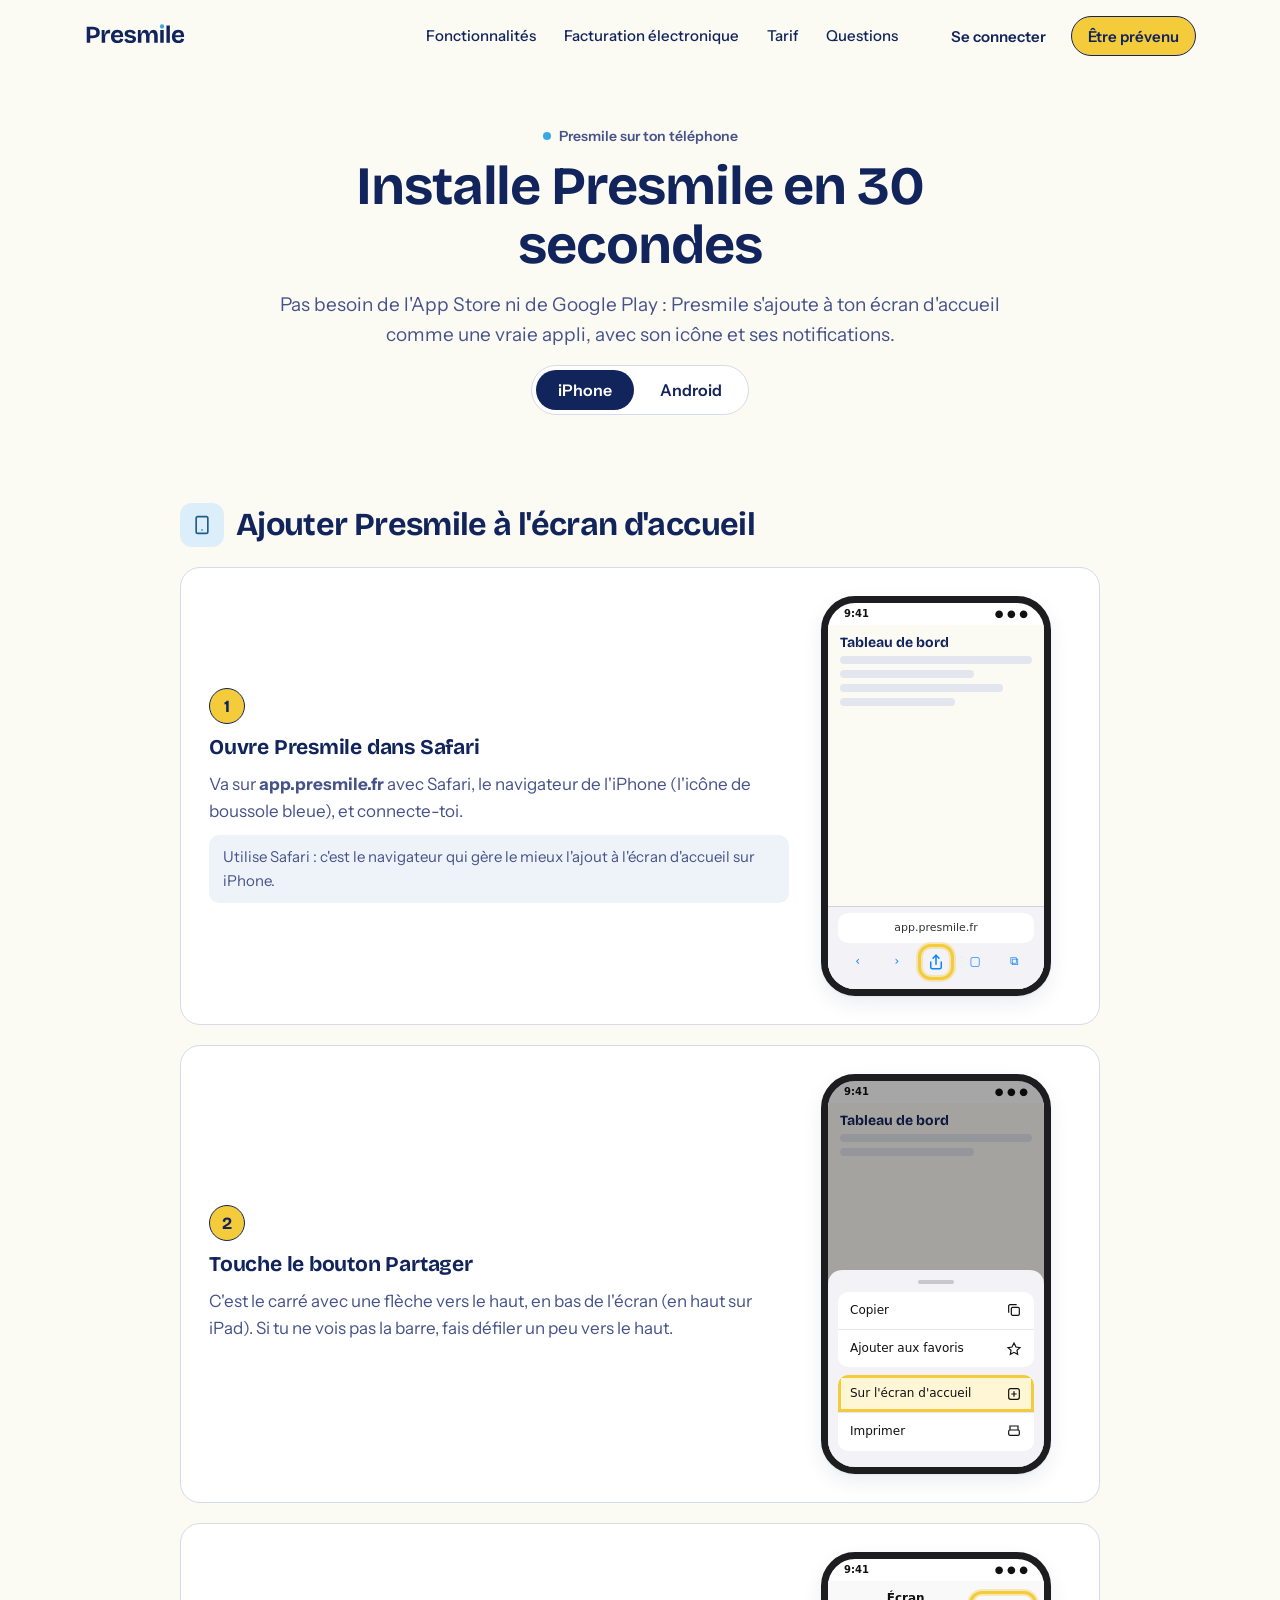
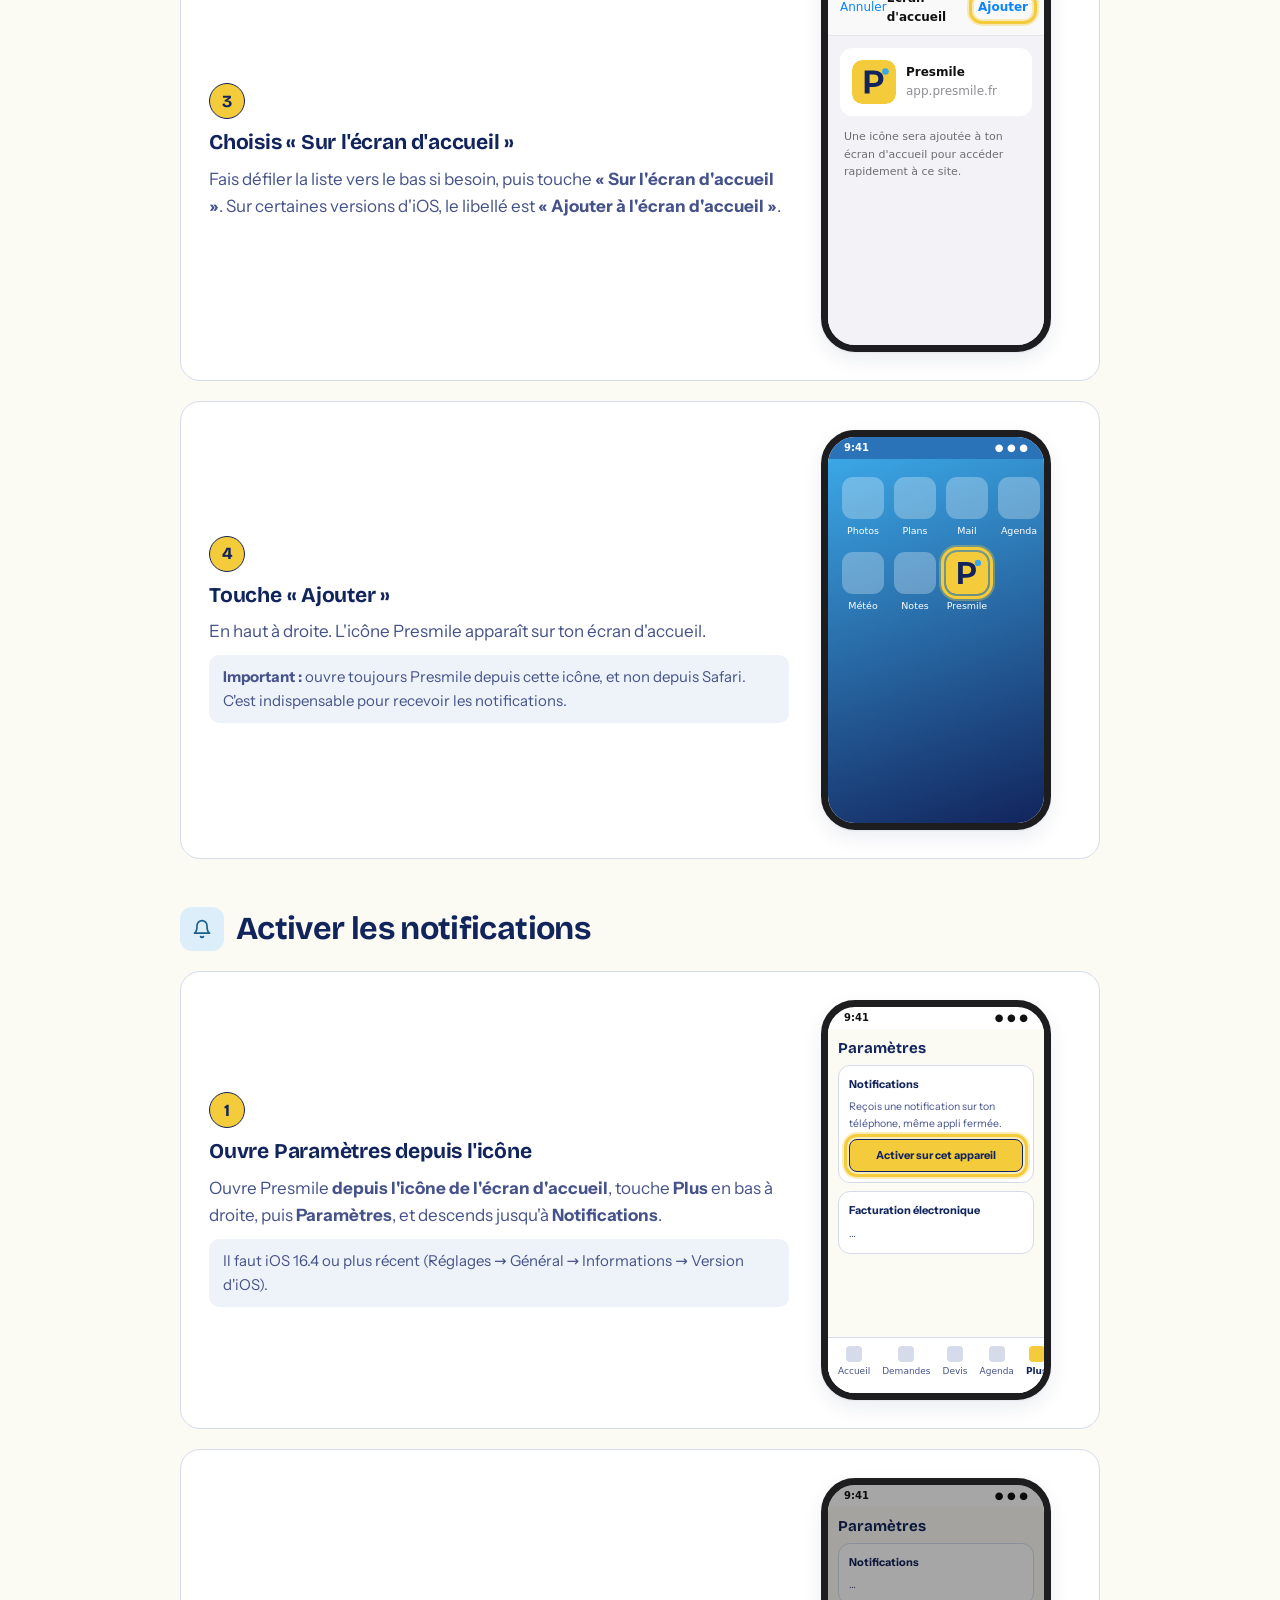
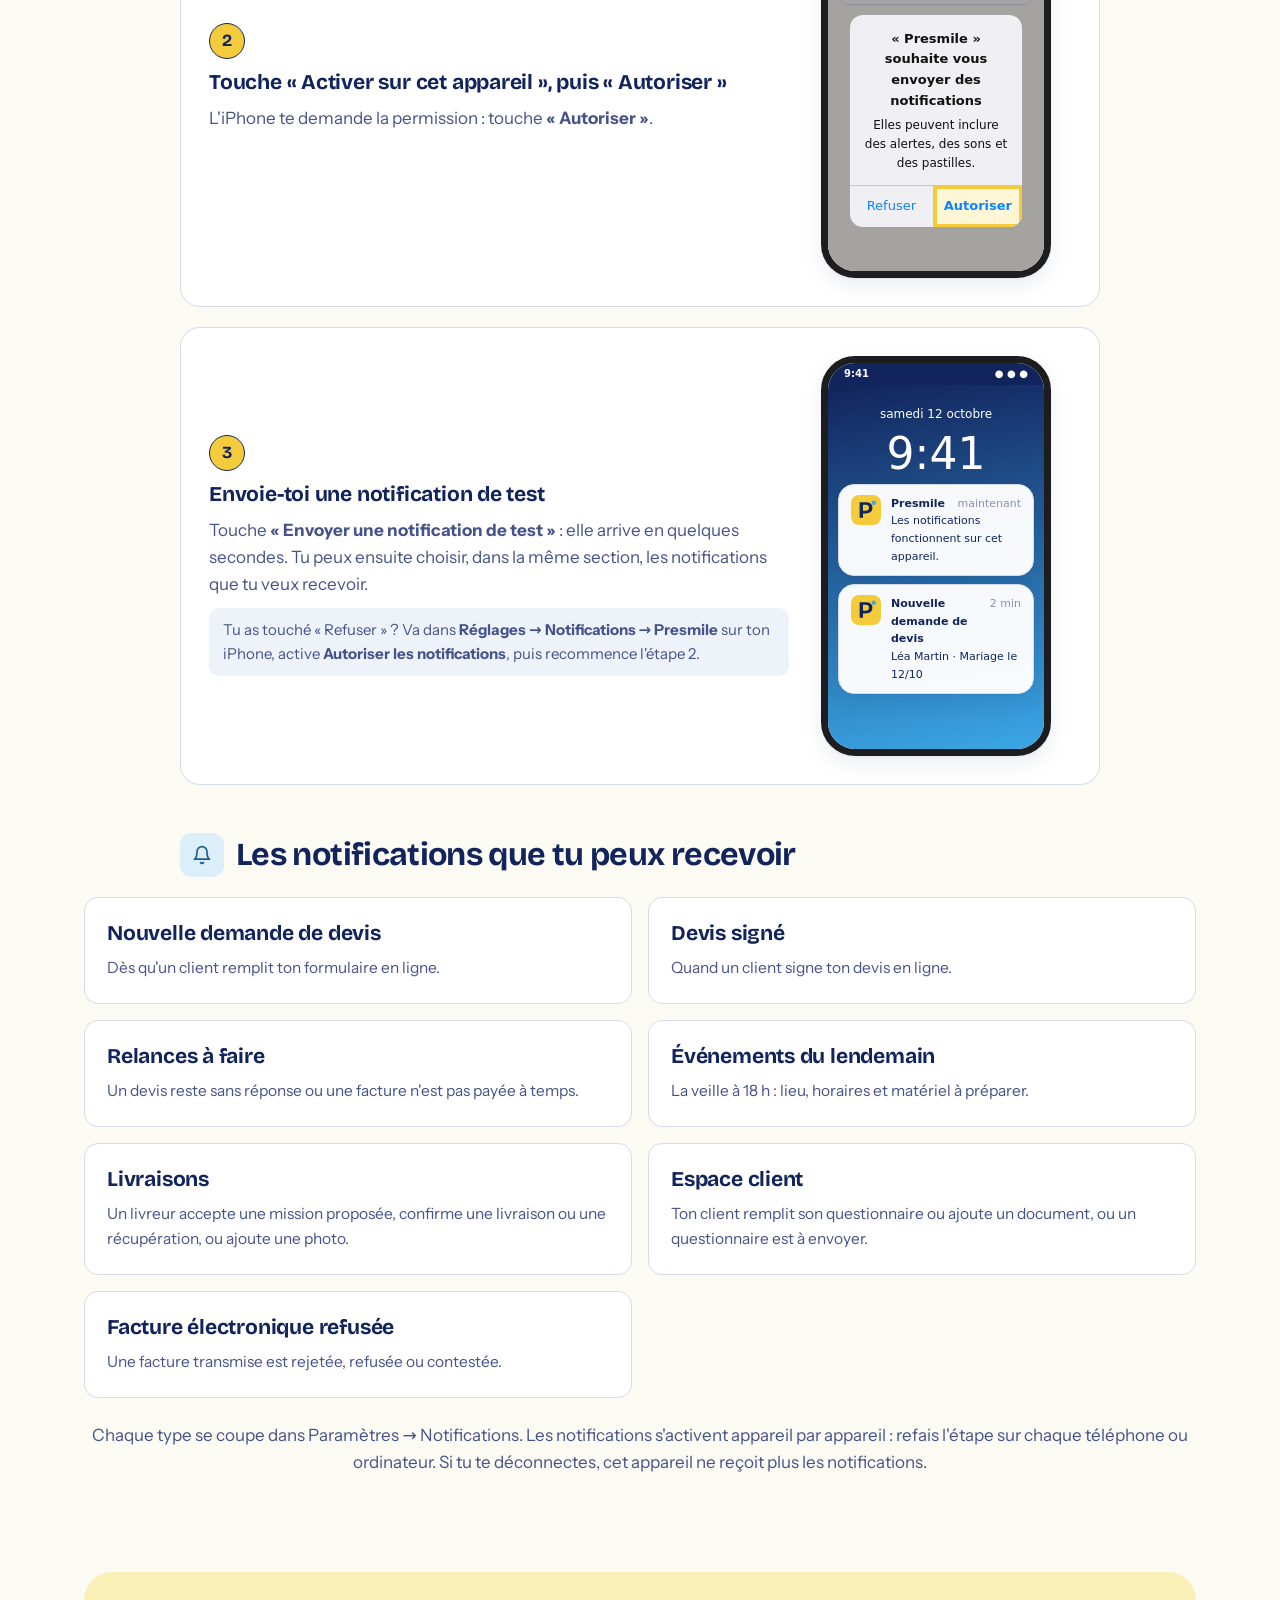
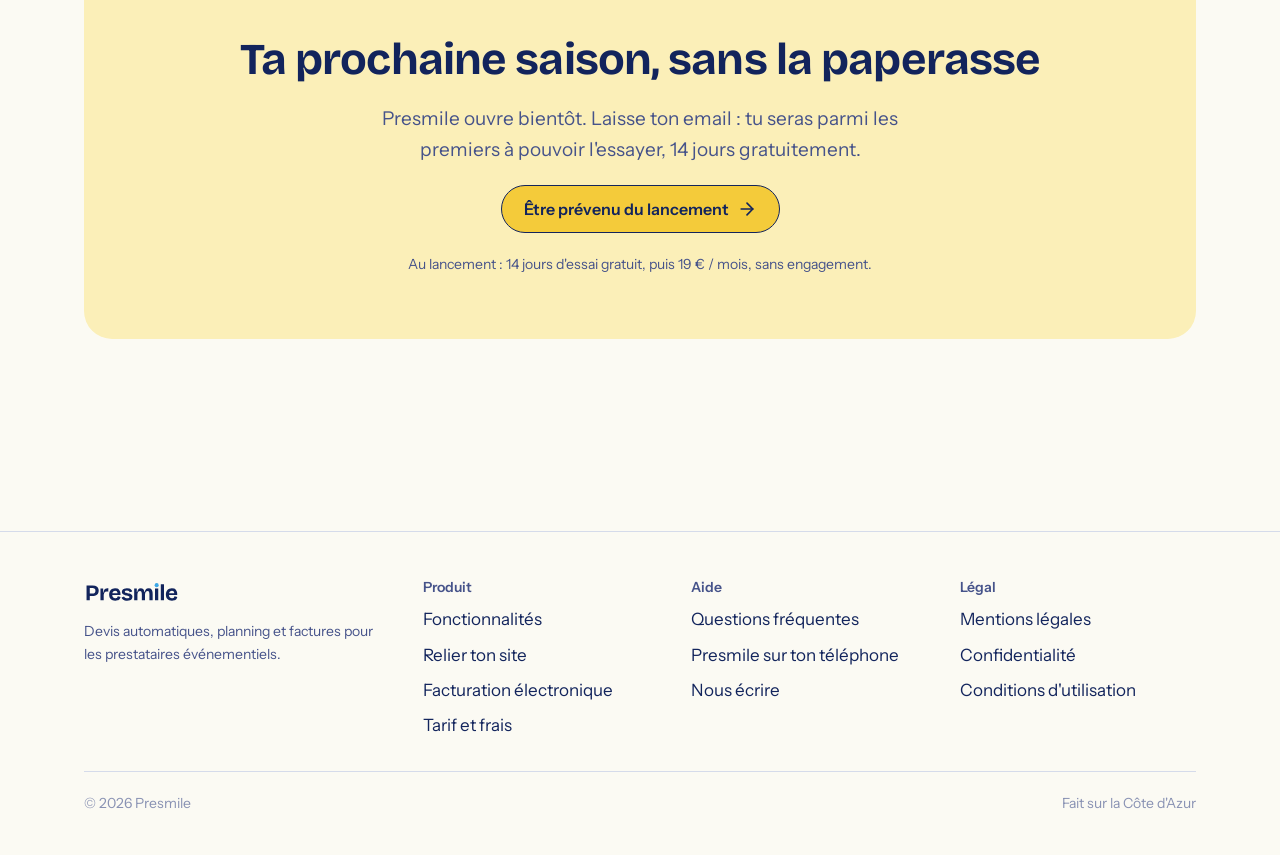
<file: sur-ton-telephone.html>
<!DOCTYPE html>
<html lang="fr">
<head>
<meta charset="utf-8">
<meta name="viewport" content="width=device-width, initial-scale=1">
<title>Presmile sur ton téléphone · Presmile</title>
<meta name="description" content="Comment ajouter Presmile à l'écran d'accueil de ton iPhone ou de ton Android, et activer les notifications, étape par étape.">
<meta name="theme-color" content="#F4CB3A">
<link rel="icon" href="assets/favicon.svg" type="image/svg+xml">
<link rel="preload" href="assets/fonts/InstrumentSans-Variable.woff2" as="font" type="font/woff2" crossorigin>
<link rel="preload" href="assets/fonts/BricolageGrotesque-Variable.woff2" as="font" type="font/woff2" crossorigin>
<link rel="stylesheet" href="assets/site.css">
</head>
<body class="has-sticky">


<!-- Icônes (tracés type Lucide) -->
<svg width="0" height="0" style="position:absolute" aria-hidden="true">
  <symbol id="i-check" viewBox="0 0 24 24"><path d="M20 6 9 17l-5-5"/></symbol>
  <symbol id="i-menu" viewBox="0 0 24 24"><path d="M4 6h16M4 12h16M4 18h16"/></symbol>
  <symbol id="i-arrow" viewBox="0 0 24 24"><path d="M5 12h14"/><path d="m12 5 7 7-7 7"/></symbol>
  <symbol id="i-zap" viewBox="0 0 24 24"><path d="M4 14a1 1 0 0 1-.78-1.63l9.9-10.2a.5.5 0 0 1 .86.46l-1.92 6.02A1 1 0 0 0 13 10h7a1 1 0 0 1 .78 1.63l-9.9 10.2a.5.5 0 0 1-.86-.46l1.92-6.02A1 1 0 0 0 11 14z"/></symbol>
  <symbol id="i-plug" viewBox="0 0 24 24"><path d="M12 22v-5"/><path d="M9 8V2M15 8V2"/><path d="M18 8v5a4 4 0 0 1-4 4h-4a4 4 0 0 1-4-4V8Z"/></symbol>
  <symbol id="i-inbox" viewBox="0 0 24 24"><path d="M22 12h-6l-2 3h-4l-2-3H2"/><path d="M5.45 5.11 2 12v6a2 2 0 0 0 2 2h16a2 2 0 0 0 2-2v-6l-3.45-6.89A2 2 0 0 0 16.76 4H7.24a2 2 0 0 0-1.79 1.11z"/></symbol>
  <symbol id="i-file" viewBox="0 0 24 24"><path d="M15 2H6a2 2 0 0 0-2 2v16a2 2 0 0 0 2 2h12a2 2 0 0 0 2-2V7Z"/><path d="M14 2v4a2 2 0 0 0 2 2h4"/><path d="M10 13h4M10 17h4"/></symbol>
  <symbol id="i-mail" viewBox="0 0 24 24"><rect width="20" height="16" x="2" y="4" rx="2"/><path d="m22 7-8.97 5.7a1.94 1.94 0 0 1-2.06 0L2 7"/></symbol>
  <symbol id="i-pen" viewBox="0 0 24 24"><path d="M12 20h9"/><path d="M16.4 3.6a2.1 2.1 0 1 1 3 3L7 19l-4 1 1-4Z"/></symbol>
  <symbol id="i-repeat" viewBox="0 0 24 24"><path d="m17 2 4 4-4 4"/><path d="M3 11v-1a4 4 0 0 1 4-4h14"/><path d="m7 22-4-4 4-4"/><path d="M21 13v1a4 4 0 0 1-4 4H3"/></symbol>
  <symbol id="i-cal" viewBox="0 0 24 24"><path d="M8 2v4M16 2v4"/><rect width="18" height="18" x="3" y="4" rx="2"/><path d="M3 10h18"/></symbol>
  <symbol id="i-truck" viewBox="0 0 24 24"><path d="M14 18V6a2 2 0 0 0-2-2H4a2 2 0 0 0-2 2v11a1 1 0 0 0 1 1h2"/><path d="M15 18H9"/><path d="M19 18h2a1 1 0 0 0 1-1v-3.65a1 1 0 0 0-.22-.62l-3.48-4.35A1 1 0 0 0 17.52 8H14"/><circle cx="17" cy="18" r="2"/><circle cx="7" cy="18" r="2"/></symbol>
  <symbol id="i-chart" viewBox="0 0 24 24"><path d="M3 3v18h18"/><path d="M18 17V9M13 17V5M8 17v-3"/></symbol>
  <symbol id="i-euro" viewBox="0 0 24 24"><path d="M4 10h12M4 14h9"/><path d="M19 6a7.7 7.7 0 0 0-5.2-2A7.9 7.9 0 0 0 6 12c0 4.4 3.5 8 7.8 8 2 0 3.8-.8 5.2-2"/></symbol>
  <symbol id="i-shield" viewBox="0 0 24 24"><path d="M20 13c0 5-3.5 7.5-7.66 8.95a1 1 0 0 1-.67-.01C7.5 20.5 4 18 4 13V6a1 1 0 0 1 1-1c2 0 4.5-1.2 6.24-2.72a1.17 1.17 0 0 1 1.52 0C14.51 3.81 17 5 19 5a1 1 0 0 1 1 1z"/><path d="m9 12 2 2 4-4"/></symbol>
  <symbol id="i-box" viewBox="0 0 24 24"><path d="M21 8a2 2 0 0 0-1-1.73l-7-4a2 2 0 0 0-2 0l-7 4A2 2 0 0 0 3 8v8a2 2 0 0 0 1 1.73l7 4a2 2 0 0 0 2 0l7-4A2 2 0 0 0 21 16Z"/><path d="m3.3 7 8.7 5 8.7-5"/><path d="M12 22V12"/></symbol>
  <symbol id="i-bell" viewBox="0 0 24 24"><path d="M6 8a6 6 0 0 1 12 0c0 7 3 9 3 9H3s3-2 3-9"/><path d="M10.3 21a1.94 1.94 0 0 0 3.4 0"/></symbol>
  <symbol id="i-phone" viewBox="0 0 24 24"><rect width="14" height="20" x="5" y="2" rx="2"/><path d="M12 18h.01"/></symbol>
  <symbol id="i-settings" viewBox="0 0 24 24"><path d="M20 7h-9M14 17H5"/><circle cx="17" cy="17" r="3"/><circle cx="7" cy="7" r="3"/></symbol>
</svg>

<header class="site-header" id="top">
  <div class="wrap">
    <a class="logo" href="index.html" aria-label="Presmile, accueil"><img src="assets/logo-presmile.svg" alt="Presmile" width="112" height="34"></a>
    <nav class="nav" aria-label="Navigation principale">
      <a href="fonctionnalites.html">Fonctionnalités</a>
      <a class="nav-more" href="connecter-ton-site.html">Relier ton site</a>
      <a href="facturation-electronique.html">Facturation électronique</a>
      <a href="tarif.html">Tarif</a>
      <a class="nav-more" href="sur-ton-telephone.html" class="active" aria-current="page">Sur ton téléphone</a>
      <a href="questions.html">Questions</a>
      <span class="nav-mobile nav-sep" aria-hidden="true"></span>
      <a class="nav-mobile nav-login" href="https://app.presmile.fr/" data-app-link>Se connecter</a>
      <a class="nav-mobile nav-cta" href="lancement.html">Être prévenu du lancement</a>
    </nav>
    <div class="header-cta">
      <a class="btn btn-ghost btn-sm" href="https://app.presmile.fr/" data-app-link>Se connecter</a>
      <a class="btn btn-primary btn-sm" href="lancement.html">Être prévenu</a>
    </div>
    <button class="menu-btn" type="button" aria-label="Ouvrir le menu" aria-expanded="false" onclick="toggleMenu(this)"><svg class="ic"><use href="#i-menu"/></svg></button>
  </div>
</header>

<main>
  <div class="page-head">
    <div class="wrap">
      <span class="eyebrow">Presmile sur ton téléphone</span>
      <h1 style="font-size: clamp(34px, 4.6vw, 54px);">Installe Presmile en 30 secondes</h1>
      <p>Pas besoin de l'App Store ni de Google Play : Presmile s'ajoute à ton écran d'accueil comme une vraie appli, avec son icône et ses notifications.</p>
      <div class="os-tabs" role="tablist" aria-label="Ton téléphone">
        <button type="button" role="tab" id="tab-iphone" aria-controls="panel-iphone" aria-selected="true">iPhone</button>
        <button type="button" role="tab" id="tab-android" aria-controls="panel-android" aria-selected="false">Android</button>
      </div>
    </div>
  </div>

  <section style="padding-top: 32px;">
    <div class="wrap">

      <!-- ================= IPHONE ================= -->
      <div class="os-panel" id="panel-iphone" role="tabpanel" aria-labelledby="tab-iphone">
        <div class="part-title"><span class="ic-tile"><svg class="ic"><use href="#i-phone"/></svg></span><h2 style="font-size: clamp(24px, 3vw, 32px);">Ajouter Presmile à l'écran d'accueil</h2></div>
        <div class="guide">
          <div class="guide-step">
            <div class="txt"><span class="n">1</span><h3>Ouvre Presmile dans Safari</h3><p>Va sur <b>app.presmile.fr</b> avec Safari, le navigateur de l'iPhone (l'icône de boussole bleue), et connecte-toi.</p><div class="tip">Utilise Safari : c'est le navigateur qui gère le mieux l'ajout à l'écran d'accueil sur iPhone.</div></div>
            <div class="shot" aria-hidden="true"><div class="status"><span>9:41</span><span>● ● ●</span></div>
              <div class="page"><div class="mini"><b>Tableau de bord</b><i></i><i style="width:70%"></i><i style="width:85%"></i><i style="width:60%"></i></div></div>
              <div class="safari-bar"><div class="safari-url">app.presmile.fr</div><div class="safari-icons"><span>‹</span><span>›</span><span class="hl"><svg viewBox="0 0 24 24" width="18" height="18" fill="none" stroke="#0A84FF" stroke-width="2" stroke-linecap="round" stroke-linejoin="round"><path d="M12 3v12"/><path d="m8 7 4-4 4 4"/><path d="M5 12v7a2 2 0 0 0 2 2h10a2 2 0 0 0 2-2v-7"/></svg></span><span>▢</span><span>⧉</span></div></div>
            </div>
          </div>
          <div class="guide-step">
            <div class="txt"><span class="n">2</span><h3>Touche le bouton Partager</h3><p>C'est le carré avec une flèche vers le haut, en bas de l'écran (en haut sur iPad). Si tu ne vois pas la barre, fais défiler un peu vers le haut.</p></div>
            <div class="shot" aria-hidden="true"><div class="status"><span>9:41</span><span>● ● ●</span></div>
              <div class="page"><div class="mini"><b>Tableau de bord</b><i></i><i style="width:70%"></i></div></div>
              <div class="dim"></div>
              <div class="sheet"><div class="grab"></div>
                <div class="group"><div class="item">Copier<svg viewBox="0 0 24 24"><rect x="8" y="8" width="12" height="12" rx="2"/><path d="M4 16V6a2 2 0 0 1 2-2h10"/></svg></div><div class="item">Ajouter aux favoris<svg viewBox="0 0 24 24"><path d="m12 3 3 6 6 1-4.5 4 1 6-5.5-3-5.5 3 1-6L3 10l6-1z"/></svg></div></div>
                <div class="group"><div class="item hl">Sur l'écran d'accueil<svg viewBox="0 0 24 24"><rect x="4" y="4" width="16" height="16" rx="3"/><path d="M12 8v8M8 12h8"/></svg></div><div class="item">Imprimer<svg viewBox="0 0 24 24"><path d="M6 9V3h12v6"/><rect x="4" y="9" width="16" height="8" rx="2"/></svg></div></div>
              </div>
            </div>
          </div>
          <div class="guide-step">
            <div class="txt"><span class="n">3</span><h3>Choisis « Sur l'écran d'accueil »</h3><p>Fais défiler la liste vers le bas si besoin, puis touche <b>« Sur l'écran d'accueil »</b>. Sur certaines versions d'iOS, le libellé est <b>« Ajouter à l'écran d'accueil »</b>.</p></div>
            <div class="shot" aria-hidden="true"><div class="status"><span>9:41</span><span>● ● ●</span></div>
              <div class="page" style="background:#F2F2F7">
                <div class="navbar-ios"><span class="blue">Annuler</span><b>Écran d'accueil</b><span class="blue hl" style="font-weight:600; padding:2px 4px;">Ajouter</span></div>
                <div class="add-card"><img src="assets/monogramme.svg" alt=""><div><b>Presmile</b><br><span style="color:#8E8E93">app.presmile.fr</span></div></div>
                <p style="padding:0 16px; color:#6D6D72; font-size:11px;">Une icône sera ajoutée à ton écran d'accueil pour accéder rapidement à ce site.</p>
              </div>
            </div>
          </div>
          <div class="guide-step">
            <div class="txt"><span class="n">4</span><h3>Touche « Ajouter »</h3><p>En haut à droite. L'icône Presmile apparaît sur ton écran d'accueil.</p><div class="tip"><b>Important :</b> ouvre toujours Presmile depuis cette icône, et non depuis Safari. C'est indispensable pour recevoir les notifications.</div></div>
            <div class="shot" aria-hidden="true"><div class="status" style="color:#fff; background:#2a73b8"><span>9:41</span><span>● ● ●</span></div>
              <div class="home"><span class="app-ic"><i></i>Photos</span><span class="app-ic"><i></i>Plans</span><span class="app-ic"><i></i>Mail</span><span class="app-ic"><i></i>Agenda</span><span class="app-ic"><i></i>Météo</span><span class="app-ic"><i></i>Notes</span><span class="app-ic"><img class="hl" src="assets/monogramme.svg" alt="">Presmile</span></div>
            </div>
          </div>
        </div>

        <div class="part-title"><span class="ic-tile"><svg class="ic"><use href="#i-bell"/></svg></span><h2 style="font-size: clamp(24px, 3vw, 32px);">Activer les notifications</h2></div>
        <div class="guide">
          <div class="guide-step">
            <div class="txt"><span class="n">1</span><h3>Ouvre Paramètres depuis l'icône</h3><p>Ouvre Presmile <b>depuis l'icône de l'écran d'accueil</b>, touche <b>Plus</b> en bas à droite, puis <b>Paramètres</b>, et descends jusqu'à <b>Notifications</b>.</p><div class="tip">Il faut iOS 16.4 ou plus récent (Réglages → Général → Informations → Version d'iOS).</div></div>
            <div class="shot" aria-hidden="true"><div class="status"><span>9:41</span><span>● ● ●</span></div>
              <div class="pm-screen"><span class="t">Paramètres</span>
                <div class="card"><b>Notifications</b><p>Reçois une notification sur ton téléphone, même appli fermée.</p><span class="mbtn hl">Activer sur cet appareil</span></div>
                <div class="card"><b>Facturation électronique</b><p>…</p></div>
              </div>
              <div class="pm-tabbar"><span><i></i>Accueil</span><span><i></i>Demandes</span><span><i></i>Devis</span><span><i></i>Agenda</span><span style="color:var(--ink); font-weight:700"><i style="background:var(--citron)"></i>Plus</span></div>
            </div>
          </div>
          <div class="guide-step">
            <div class="txt"><span class="n">2</span><h3>Touche « Activer sur cet appareil », puis « Autoriser »</h3><p>L'iPhone te demande la permission : touche <b>« Autoriser »</b>.</p></div>
            <div class="shot" aria-hidden="true"><div class="status"><span>9:41</span><span>● ● ●</span></div>
              <div class="pm-screen"><span class="t">Paramètres</span><div class="card"><b>Notifications</b><p>…</p></div></div>
              <div class="dim"></div>
              <div class="alert-ios"><p><b>« Presmile » souhaite vous envoyer des notifications</b>Elles peuvent inclure des alertes, des sons et des pastilles.</p><div class="btns"><span>Refuser</span><span class="hl" style="border-radius:0">Autoriser</span></div></div>
            </div>
          </div>
          <div class="guide-step">
            <div class="txt"><span class="n">3</span><h3>Envoie-toi une notification de test</h3><p>Touche <b>« Envoyer une notification de test »</b> : elle arrive en quelques secondes. Tu peux ensuite choisir, dans la même section, les notifications que tu veux recevoir.</p><div class="tip">Tu as touché « Refuser » ? Va dans <b>Réglages → Notifications → Presmile</b> sur ton iPhone, active <b>Autoriser les notifications</b>, puis recommence l'étape 2.</div></div>
            <div class="shot" aria-hidden="true"><div class="status" style="color:#fff; background:#12245C"><span>9:41</span><span>● ● ●</span></div>
              <div class="lock"><span style="font-size:12px">samedi 12 octobre</span><span class="clock">9:41</span>
                <div class="notif"><img src="assets/monogramme.svg" alt=""><div class="n-body"><div class="n-head"><b>Presmile</b><span class="when">maintenant</span></div>Les notifications fonctionnent sur cet appareil.</div></div>
                <div class="notif"><img src="assets/monogramme.svg" alt=""><div class="n-body"><div class="n-head"><b>Nouvelle demande de devis</b><span class="when">2 min</span></div>Léa Martin · Mariage le 12/10</div></div>
              </div>
            </div>
          </div>
        </div>
      </div>

      <!-- ================= ANDROID ================= -->
      <div class="os-panel" id="panel-android" role="tabpanel" aria-labelledby="tab-android" hidden>
        <div class="part-title"><span class="ic-tile"><svg class="ic"><use href="#i-phone"/></svg></span><h2 style="font-size: clamp(24px, 3vw, 32px);">Installer Presmile</h2></div>
        <div class="guide">
          <div class="guide-step">
            <div class="txt"><span class="n">1</span><h3>Ouvre Presmile dans Chrome</h3><p>Va sur <b>app.presmile.fr</b> avec Google Chrome et connecte-toi.</p><div class="tip">Chrome propose parfois tout seul une bannière « Installer l'application » : tu peux la toucher directement et passer à l'étape 3.</div></div>
            <div class="shot android" aria-hidden="true"><div class="status"><span>9:41</span><span>▾ ▮</span></div>
              <div class="page"><div class="chrome-top"><div class="omni">app.presmile.fr</div><div class="dots hl">···</div></div><div class="mini"><b>Tableau de bord</b><i></i><i style="width:70%"></i><i style="width:85%"></i></div></div>
            </div>
          </div>
          <div class="guide-step">
            <div class="txt"><span class="n">2</span><h3>Ouvre le menu ⋮, puis « Ajouter à l'écran d'accueil »</h3><p>Touche les <b>trois points</b> en haut à droite, puis <b>« Ajouter à l'écran d'accueil »</b>. Selon ta version, l'option s'appelle aussi <b>« Installer l'application »</b>.</p></div>
            <div class="shot android" aria-hidden="true"><div class="status"><span>9:41</span><span>▾ ▮</span></div>
              <div class="page"><div class="chrome-top"><div class="omni">app.presmile.fr</div><div class="dots">···</div></div><div class="mini"><b>Tableau de bord</b><i></i></div>
                <div class="menu-android"><div>Nouvel onglet</div><div>Historique</div><div>Favoris</div><div>Partager…</div><div class="hl" style="margin:0 4px">Ajouter à l'écran d'accueil</div><div>Paramètres</div></div></div>
            </div>
          </div>
          <div class="guide-step">
            <div class="txt"><span class="n">3</span><h3>Confirme avec « Installer »</h3><p>Touche <b>« Installer »</b> (ou « Ajouter »). L'icône Presmile rejoint ton écran d'accueil et la liste de tes applis.</p></div>
            <div class="shot android" aria-hidden="true"><div class="status"><span>9:41</span><span>▾ ▮</span></div>
              <div class="page"><div class="chrome-top"><div class="omni">app.presmile.fr</div><div class="dots">···</div></div></div>
              <div class="dim"></div>
              <div class="dialog-android"><b style="font-size:14px">Installer l'application</b><div class="row2"><img src="assets/monogramme.svg" alt=""><div><b>Presmile</b><br><span style="color:#5f6368">app.presmile.fr</span></div></div><div class="acts"><span>Annuler</span><span class="hl" style="padding:2px 6px">Installer</span></div></div>
            </div>
          </div>
          <div class="guide-step">
            <div class="txt"><span class="n">4</span><h3>Ouvre Presmile depuis son icône</h3><p>Presmile s'ouvre en plein écran, comme une appli. Sur les téléphones Samsung avec Samsung Internet, le principe est le même : menu ☰, puis « Ajouter la page à », puis « Écran d'accueil ».</p></div>
            <div class="shot android" aria-hidden="true"><div class="status" style="color:#fff; background:#2a73b8"><span>9:41</span><span>▾ ▮</span></div>
              <div class="home"><span class="app-ic"><i></i>Photos</span><span class="app-ic"><i></i>Maps</span><span class="app-ic"><i></i>Gmail</span><span class="app-ic"><i></i>Agenda</span><span class="app-ic"><i></i>Chrome</span><span class="app-ic"><i></i>WhatsApp</span><span class="app-ic"><img class="hl" src="assets/monogramme.svg" alt="">Presmile</span></div>
            </div>
          </div>
        </div>

        <div class="part-title"><span class="ic-tile"><svg class="ic"><use href="#i-bell"/></svg></span><h2 style="font-size: clamp(24px, 3vw, 32px);">Activer les notifications</h2></div>
        <div class="guide">
          <div class="guide-step">
            <div class="txt"><span class="n">1</span><h3>Va dans Paramètres, section Notifications</h3><p>Dans Presmile, touche <b>Plus</b> en bas à droite, puis <b>Paramètres</b>, et descends jusqu'à <b>Notifications</b>. Touche <b>« Activer sur cet appareil »</b>.</p><div class="tip">Sur Android, les notifications marchent même sans installer l'appli, directement dans Chrome.</div></div>
            <div class="shot android" aria-hidden="true"><div class="status"><span>9:41</span><span>▾ ▮</span></div>
              <div class="pm-screen"><span class="t">Paramètres</span>
                <div class="card"><b>Notifications</b><p>Reçois une notification sur ton téléphone, même appli fermée.</p><span class="mbtn hl">Activer sur cet appareil</span></div>
              </div>
              <div class="pm-tabbar"><span><i></i>Accueil</span><span><i></i>Demandes</span><span><i></i>Devis</span><span><i></i>Agenda</span><span style="color:var(--ink); font-weight:700"><i style="background:var(--citron)"></i>Plus</span></div>
            </div>
          </div>
          <div class="guide-step">
            <div class="txt"><span class="n">2</span><h3>Touche « Autoriser »</h3><p>Android te demande si Presmile peut t'envoyer des notifications : touche <b>« Autoriser »</b>.</p></div>
            <div class="shot android" aria-hidden="true"><div class="status"><span>9:41</span><span>▾ ▮</span></div>
              <div class="pm-screen"><span class="t">Paramètres</span><div class="card"><b>Notifications</b><p>…</p></div></div>
              <div class="dim"></div>
              <div class="perm-android"><svg class="ic" style="justify-self:center; width:24px; height:24px; color:#1a73e8"><use href="#i-bell"/></svg><b style="font-size:13px">Autoriser Presmile à vous envoyer des notifications ?</b><div class="acts"><span class="hl">Autoriser</span><span style="background:none">Ne pas autoriser</span></div></div>
            </div>
          </div>
          <div class="guide-step">
            <div class="txt"><span class="n">3</span><h3>Envoie-toi une notification de test</h3><p>Touche <b>« Envoyer une notification de test »</b> : elle arrive en quelques secondes. Choisis ensuite les notifications que tu veux recevoir.</p><div class="tip">Tu as refusé ? Dans les <b>Paramètres</b> de ton téléphone : <b>Applications → Presmile</b> (ou <b>Chrome</b> si tu ne l'as pas installé) <b>→ Notifications</b>, active-les, puis recommence l'étape 1.</div></div>
            <div class="shot android" aria-hidden="true"><div class="status" style="color:#fff; background:#12245C"><span>9:41</span><span>▾ ▮</span></div>
              <div class="lock"><span style="font-size:12px">samedi 12 octobre</span><span class="clock">9:41</span>
                <div class="notif"><img src="assets/monogramme.svg" alt=""><div class="n-body"><div class="n-head"><b>Presmile</b><span class="when">maintenant</span></div>Les notifications fonctionnent sur cet appareil.</div></div>
                <div class="notif"><img src="assets/monogramme.svg" alt=""><div class="n-body"><div class="n-head"><b>Karim : livré et installé</b><span class="when">16:42</span></div>Mariage Léa &amp; Tom · Nice</div></div>
              </div>
            </div>
          </div>
        </div>
      </div>

      <!-- ================= COMMUN ================= -->
      <div class="part-title"><span class="ic-tile"><svg class="ic"><use href="#i-bell"/></svg></span><h2 style="font-size: clamp(24px, 3vw, 32px);">Les notifications que tu peux recevoir</h2></div>
      <div class="transparency">
        <div class="card"><h3>Nouvelle demande de devis</h3><p>Dès qu'un client remplit ton formulaire en ligne.</p></div>
        <div class="card"><h3>Devis signé</h3><p>Quand un client signe ton devis en ligne.</p></div>
        <div class="card"><h3>Relances à faire</h3><p>Un devis reste sans réponse ou une facture n'est pas payée à temps.</p></div>
        <div class="card"><h3>Événements du lendemain</h3><p>La veille à 18 h : lieu, horaires et matériel à préparer.</p></div>
        <div class="card"><h3>Livraisons</h3><p>Un livreur accepte une mission proposée, confirme une livraison ou une récupération, ou ajoute une photo.</p></div>
        <div class="card"><h3>Espace client</h3><p>Ton client remplit son questionnaire ou ajoute un document, ou un questionnaire est à envoyer.</p></div>
        <div class="card"><h3>Facture électronique refusée</h3><p>Une facture transmise est rejetée, refusée ou contestée.</p></div>
      </div>
      <p class="also">Chaque type se coupe dans Paramètres → Notifications. Les notifications s'activent appareil par appareil : refais l'étape sur chaque téléphone ou ordinateur. Si tu te déconnectes, cet appareil ne reçoit plus les notifications.</p>
    </div>
  </section>

  <!-- ============ APPEL FINAL ============ -->
  <section style="padding-top: 0;">
    <div class="wrap">
      <div class="cta-final">
        <h2>Ta prochaine saison, sans la paperasse</h2>
        <p>Presmile ouvre bientôt. Laisse ton email : tu seras parmi les premiers à pouvoir l'essayer, 14 jours gratuitement.</p>
        <a class="btn btn-primary" href="lancement.html">Être prévenu du lancement <svg class="ic"><use href="#i-arrow"/></svg></a>
        <span class="muted small">Au lancement : 14 jours d'essai gratuit, puis 19 € / mois, sans engagement.</span>
      </div>
    </div>
  </section>
</main>

<footer>
  <div class="wrap">
    <div class="brand-col" style="display:grid; gap:12px; align-content:start;">
      <img src="assets/logo-presmile.svg" alt="Presmile" style="height:28px; width:auto;">
      <p class="muted small">Devis automatiques, planning et factures pour les prestataires événementiels.</p>
    </div>
    <div><h4>Produit</h4><ul><li><a href="fonctionnalites.html">Fonctionnalités</a></li><li><a href="connecter-ton-site.html">Relier ton site</a></li><li><a href="facturation-electronique.html">Facturation électronique</a></li><li><a href="tarif.html">Tarif et frais</a></li></ul></div>
    <div><h4>Aide</h4><ul><li><a href="questions.html">Questions fréquentes</a></li><li><a href="sur-ton-telephone.html">Presmile sur ton téléphone</a></li><li><a href="mailto:presmile.support@gmail.com">Nous écrire</a></li></ul></div>
    <div><h4>Légal</h4><ul><li><a href="mentions-legales.html">Mentions légales</a></li><li><a href="confidentialite.html">Confidentialité</a></li><li><a href="conditions-utilisation.html">Conditions d'utilisation</a></li></ul></div>
    <div class="legal"><span>© 2026 Presmile</span><span>Fait sur la Côte d'Azur</span></div>
  </div>
</footer>

<div class="sticky-cta" id="stickyCta"><a class="btn btn-primary btn-block" href="lancement.html">Être prévenu du lancement</a><small>14 jours d'essai offerts au lancement</small></div>
<script src="assets/site.js"></script>
</body>
</html>
</file>
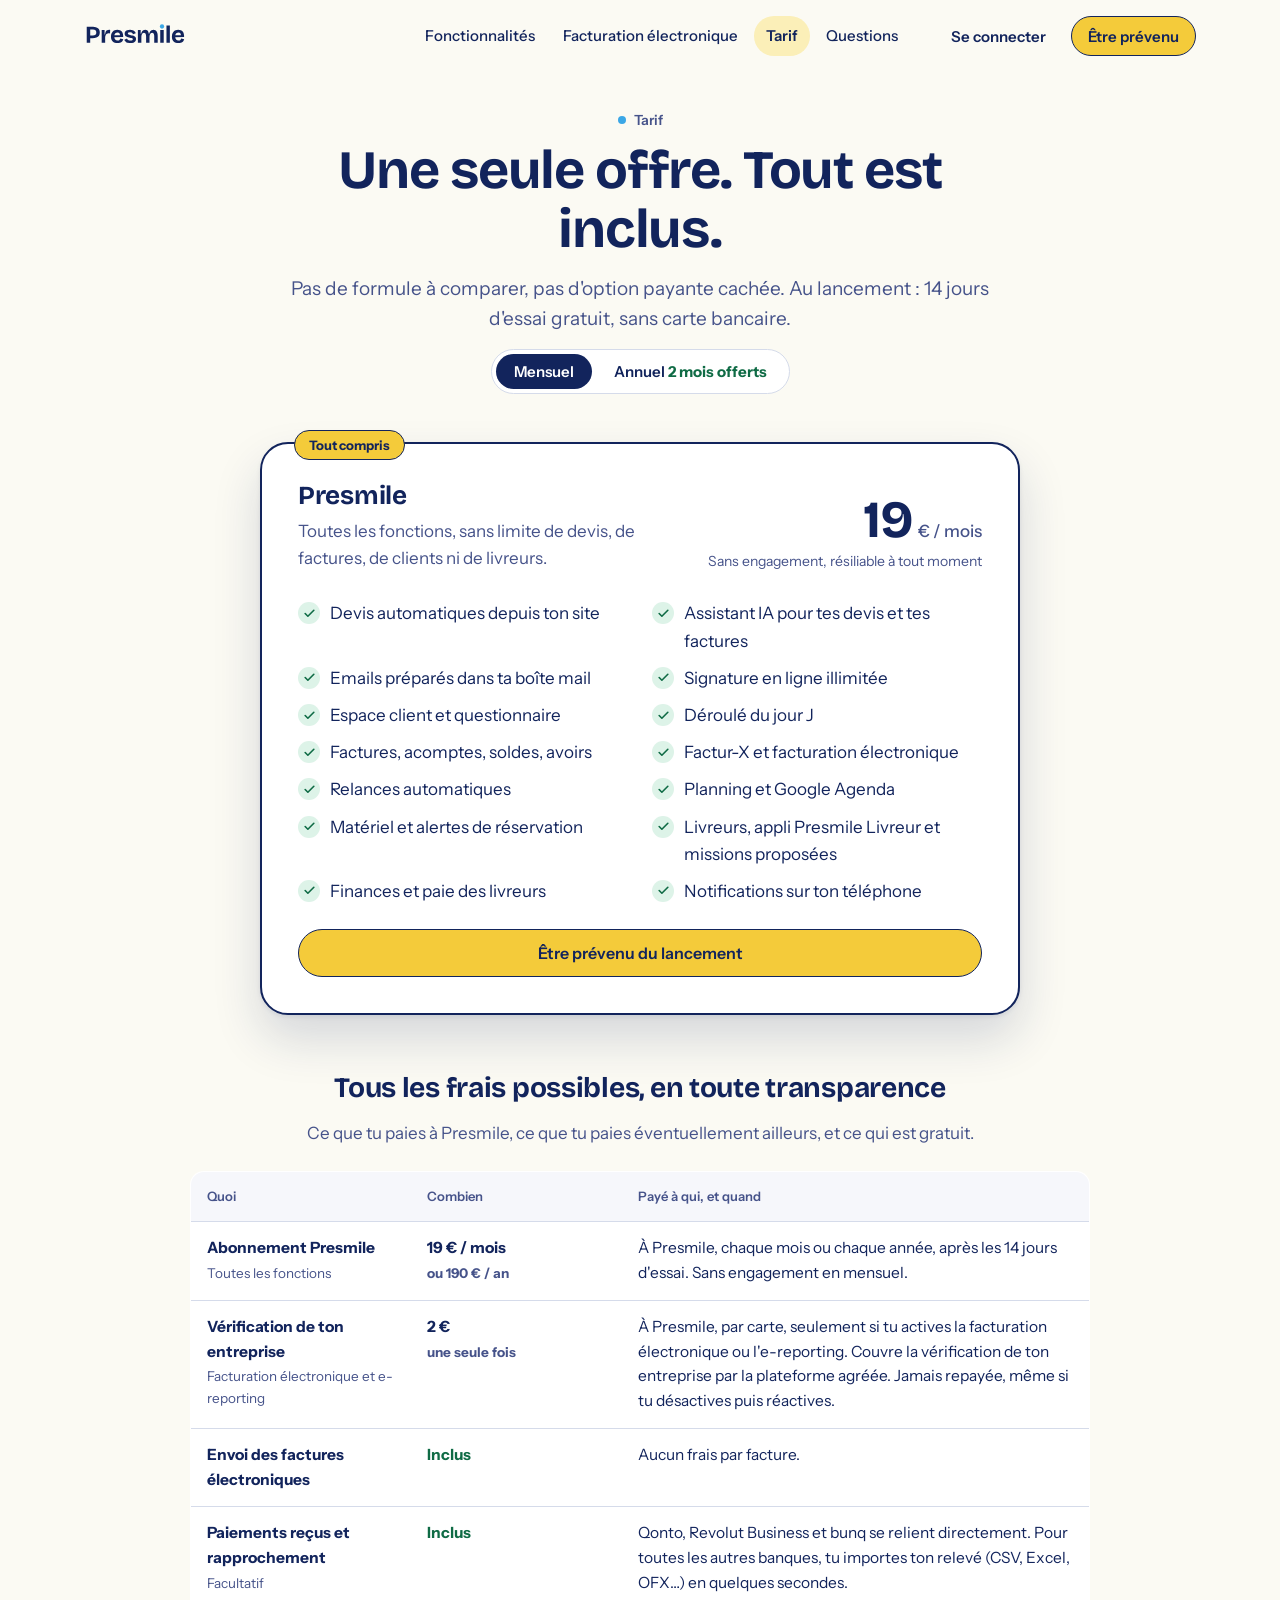
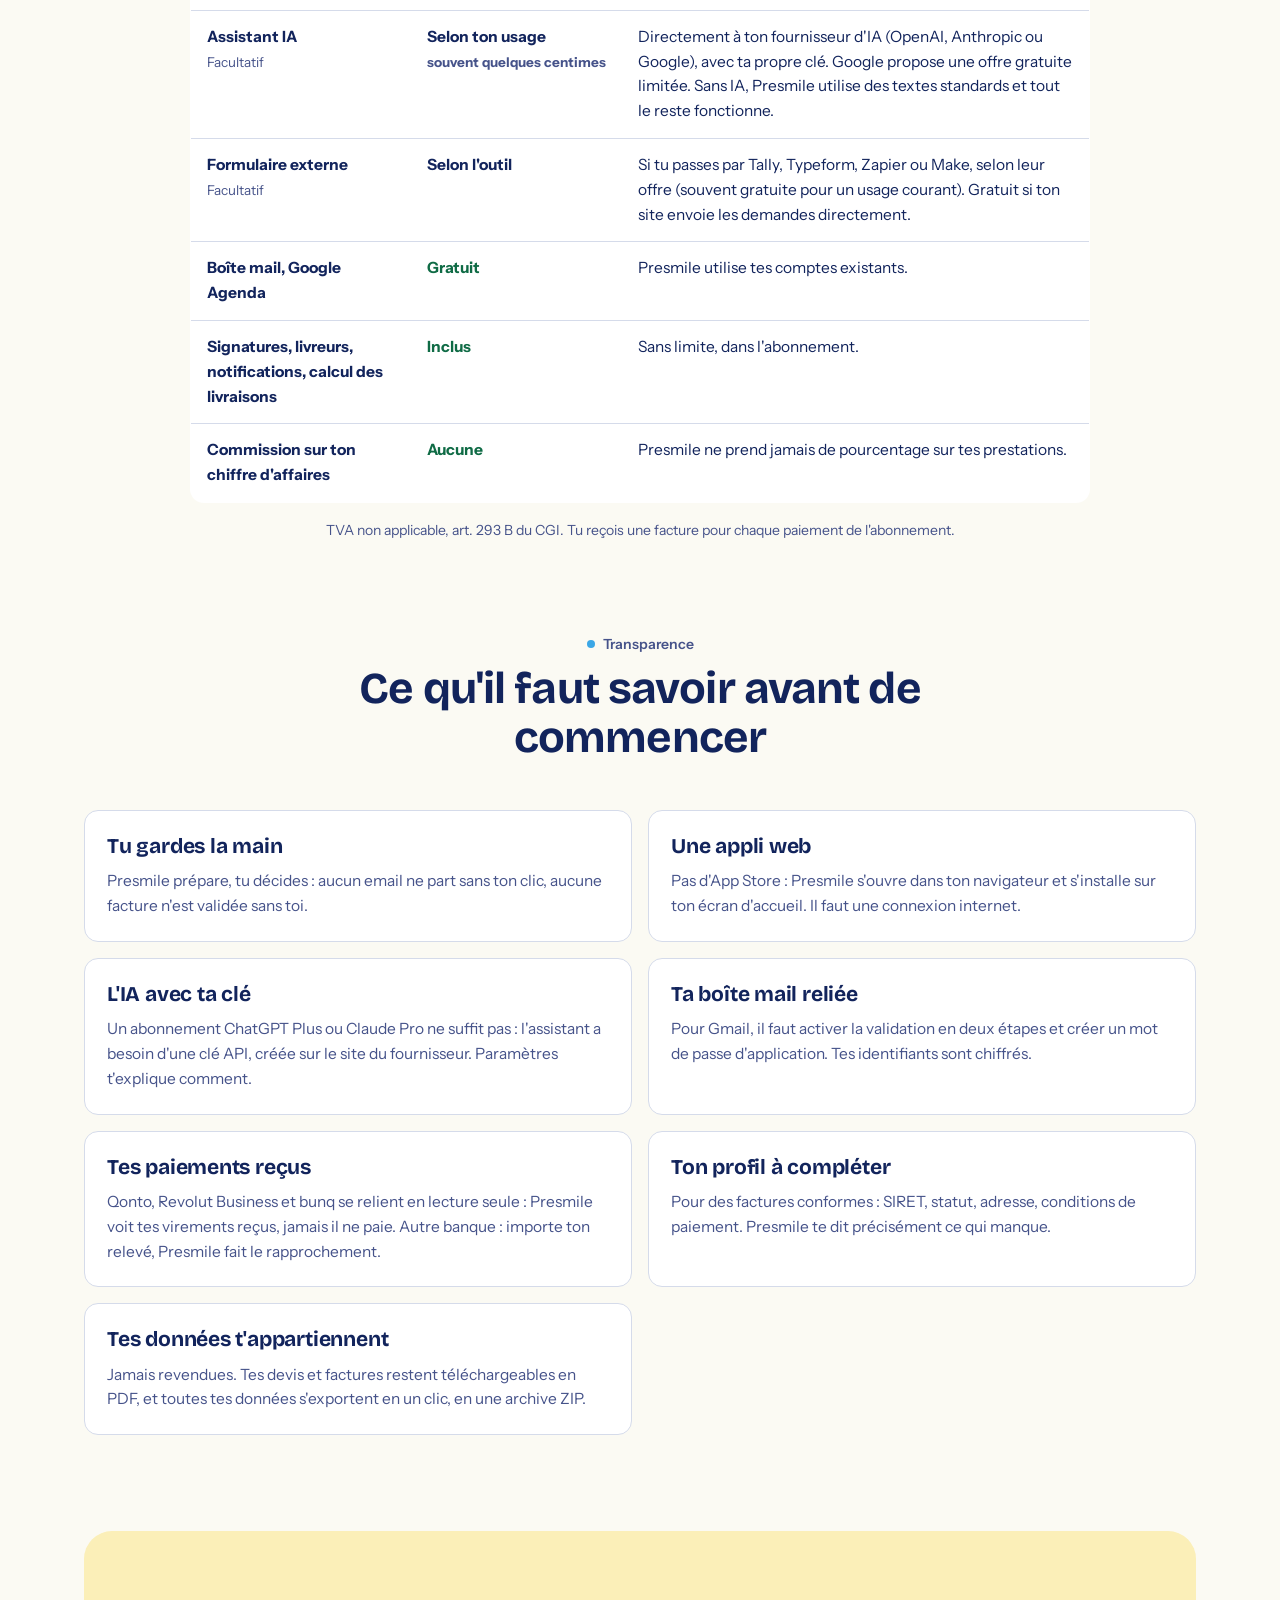
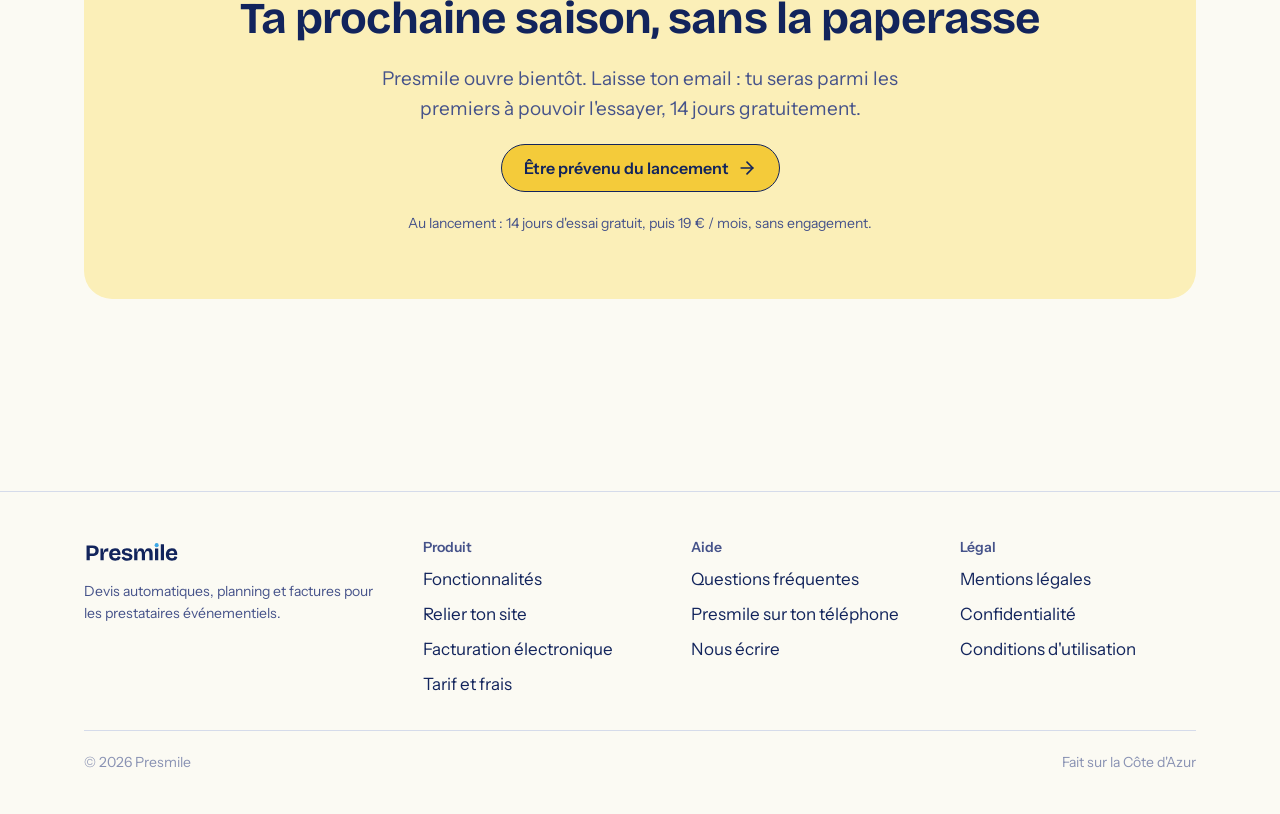
<file: tarif.html>
<!DOCTYPE html>
<html lang="fr">
<head>
<meta charset="utf-8">
<meta name="viewport" content="width=device-width, initial-scale=1">
<title>Tarif et frais · Presmile</title>
<meta name="description" content="Une seule offre tout compris : 19 € par mois ou 190 € par an, 14 jours d'essai sans carte bancaire. Tous les frais possibles, en toute transparence.">
<meta name="theme-color" content="#F4CB3A">
<link rel="icon" href="assets/favicon.svg" type="image/svg+xml">
<link rel="preload" href="assets/fonts/InstrumentSans-Variable.woff2" as="font" type="font/woff2" crossorigin>
<link rel="preload" href="assets/fonts/BricolageGrotesque-Variable.woff2" as="font" type="font/woff2" crossorigin>
<link rel="stylesheet" href="assets/site.css">
</head>
<body class="has-sticky">


<!-- Icônes (tracés type Lucide) -->
<svg width="0" height="0" style="position:absolute" aria-hidden="true">
  <symbol id="i-check" viewBox="0 0 24 24"><path d="M20 6 9 17l-5-5"/></symbol>
  <symbol id="i-menu" viewBox="0 0 24 24"><path d="M4 6h16M4 12h16M4 18h16"/></symbol>
  <symbol id="i-arrow" viewBox="0 0 24 24"><path d="M5 12h14"/><path d="m12 5 7 7-7 7"/></symbol>
  <symbol id="i-zap" viewBox="0 0 24 24"><path d="M4 14a1 1 0 0 1-.78-1.63l9.9-10.2a.5.5 0 0 1 .86.46l-1.92 6.02A1 1 0 0 0 13 10h7a1 1 0 0 1 .78 1.63l-9.9 10.2a.5.5 0 0 1-.86-.46l1.92-6.02A1 1 0 0 0 11 14z"/></symbol>
  <symbol id="i-plug" viewBox="0 0 24 24"><path d="M12 22v-5"/><path d="M9 8V2M15 8V2"/><path d="M18 8v5a4 4 0 0 1-4 4h-4a4 4 0 0 1-4-4V8Z"/></symbol>
  <symbol id="i-inbox" viewBox="0 0 24 24"><path d="M22 12h-6l-2 3h-4l-2-3H2"/><path d="M5.45 5.11 2 12v6a2 2 0 0 0 2 2h16a2 2 0 0 0 2-2v-6l-3.45-6.89A2 2 0 0 0 16.76 4H7.24a2 2 0 0 0-1.79 1.11z"/></symbol>
  <symbol id="i-file" viewBox="0 0 24 24"><path d="M15 2H6a2 2 0 0 0-2 2v16a2 2 0 0 0 2 2h12a2 2 0 0 0 2-2V7Z"/><path d="M14 2v4a2 2 0 0 0 2 2h4"/><path d="M10 13h4M10 17h4"/></symbol>
  <symbol id="i-mail" viewBox="0 0 24 24"><rect width="20" height="16" x="2" y="4" rx="2"/><path d="m22 7-8.97 5.7a1.94 1.94 0 0 1-2.06 0L2 7"/></symbol>
  <symbol id="i-pen" viewBox="0 0 24 24"><path d="M12 20h9"/><path d="M16.4 3.6a2.1 2.1 0 1 1 3 3L7 19l-4 1 1-4Z"/></symbol>
  <symbol id="i-repeat" viewBox="0 0 24 24"><path d="m17 2 4 4-4 4"/><path d="M3 11v-1a4 4 0 0 1 4-4h14"/><path d="m7 22-4-4 4-4"/><path d="M21 13v1a4 4 0 0 1-4 4H3"/></symbol>
  <symbol id="i-cal" viewBox="0 0 24 24"><path d="M8 2v4M16 2v4"/><rect width="18" height="18" x="3" y="4" rx="2"/><path d="M3 10h18"/></symbol>
  <symbol id="i-truck" viewBox="0 0 24 24"><path d="M14 18V6a2 2 0 0 0-2-2H4a2 2 0 0 0-2 2v11a1 1 0 0 0 1 1h2"/><path d="M15 18H9"/><path d="M19 18h2a1 1 0 0 0 1-1v-3.65a1 1 0 0 0-.22-.62l-3.48-4.35A1 1 0 0 0 17.52 8H14"/><circle cx="17" cy="18" r="2"/><circle cx="7" cy="18" r="2"/></symbol>
  <symbol id="i-chart" viewBox="0 0 24 24"><path d="M3 3v18h18"/><path d="M18 17V9M13 17V5M8 17v-3"/></symbol>
  <symbol id="i-euro" viewBox="0 0 24 24"><path d="M4 10h12M4 14h9"/><path d="M19 6a7.7 7.7 0 0 0-5.2-2A7.9 7.9 0 0 0 6 12c0 4.4 3.5 8 7.8 8 2 0 3.8-.8 5.2-2"/></symbol>
  <symbol id="i-shield" viewBox="0 0 24 24"><path d="M20 13c0 5-3.5 7.5-7.66 8.95a1 1 0 0 1-.67-.01C7.5 20.5 4 18 4 13V6a1 1 0 0 1 1-1c2 0 4.5-1.2 6.24-2.72a1.17 1.17 0 0 1 1.52 0C14.51 3.81 17 5 19 5a1 1 0 0 1 1 1z"/><path d="m9 12 2 2 4-4"/></symbol>
  <symbol id="i-box" viewBox="0 0 24 24"><path d="M21 8a2 2 0 0 0-1-1.73l-7-4a2 2 0 0 0-2 0l-7 4A2 2 0 0 0 3 8v8a2 2 0 0 0 1 1.73l7 4a2 2 0 0 0 2 0l7-4A2 2 0 0 0 21 16Z"/><path d="m3.3 7 8.7 5 8.7-5"/><path d="M12 22V12"/></symbol>
  <symbol id="i-bell" viewBox="0 0 24 24"><path d="M6 8a6 6 0 0 1 12 0c0 7 3 9 3 9H3s3-2 3-9"/><path d="M10.3 21a1.94 1.94 0 0 0 3.4 0"/></symbol>
  <symbol id="i-phone" viewBox="0 0 24 24"><rect width="14" height="20" x="5" y="2" rx="2"/><path d="M12 18h.01"/></symbol>
  <symbol id="i-settings" viewBox="0 0 24 24"><path d="M20 7h-9M14 17H5"/><circle cx="17" cy="17" r="3"/><circle cx="7" cy="7" r="3"/></symbol>
</svg>

<header class="site-header" id="top">
  <div class="wrap">
    <a class="logo" href="index.html" aria-label="Presmile, accueil"><img src="assets/logo-presmile.svg" alt="Presmile" width="112" height="34"></a>
    <nav class="nav" aria-label="Navigation principale">
      <a href="fonctionnalites.html">Fonctionnalités</a>
      <a class="nav-more" href="connecter-ton-site.html">Relier ton site</a>
      <a href="facturation-electronique.html">Facturation électronique</a>
      <a href="tarif.html" class="active" aria-current="page">Tarif</a>
      <a class="nav-more" href="sur-ton-telephone.html">Sur ton téléphone</a>
      <a href="questions.html">Questions</a>
      <span class="nav-mobile nav-sep" aria-hidden="true"></span>
      <a class="nav-mobile nav-login" href="https://app.presmile.fr/" data-app-link>Se connecter</a>
      <a class="nav-mobile nav-cta" href="lancement.html">Être prévenu du lancement</a>
    </nav>
    <div class="header-cta">
      <a class="btn btn-ghost btn-sm" href="https://app.presmile.fr/" data-app-link>Se connecter</a>
      <a class="btn btn-primary btn-sm" href="lancement.html">Être prévenu</a>
    </div>
    <button class="menu-btn" type="button" aria-label="Ouvrir le menu" aria-expanded="false" onclick="toggleMenu(this)"><svg class="ic"><use href="#i-menu"/></svg></button>
  </div>
</header>

<main>
  <!-- ============ TARIF ET FRAIS ============ -->
  <section id="tarif" class="offer-section" style="padding-top: 40px;">
    <div class="wrap">
      <div class="section-head center">
        <span class="eyebrow">Tarif</span>
        <h1 style="font-size: clamp(34px, 4.6vw, 54px);">Une seule offre. Tout est inclus.</h1>
        <p>Pas de formule à comparer, pas d'option payante cachée. Au lancement : 14 jours d'essai gratuit, sans carte bancaire.</p>
        <div class="billing-toggle" role="group" aria-label="Facturation">
          <button type="button" aria-pressed="true" data-billing="monthly">Mensuel</button>
          <button type="button" aria-pressed="false" data-billing="yearly">Annuel <span class="save">2 mois offerts</span></button>
        </div>
      </div>

      <div class="offer">
        <span class="tag">Tout compris</span>
        <div class="offer-top">
          <div style="display:grid; gap:6px;">
            <h3 style="font-size:26px">Presmile</h3>
            <p class="muted">Toutes les fonctions, sans limite de devis, de factures, de clients ni de livreurs.</p>
          </div>
          <div style="display:grid; gap:4px; justify-items:end;">
            <div class="price"><b id="priceValue">19</b><span id="priceUnit">€ / mois</span></div>
            <span class="muted small" id="priceNote">Sans engagement, résiliable à tout moment</span>
          </div>
        </div>
        <ul class="checks">
          <li>Devis automatiques depuis ton site</li>
          <li>Assistant IA pour tes devis et tes factures</li>
          <li>Emails préparés dans ta boîte mail</li>
          <li>Signature en ligne illimitée</li>
          <li>Espace client et questionnaire</li>
          <li>Déroulé du jour J</li>
          <li>Factures, acomptes, soldes, avoirs</li>
          <li>Factur-X et facturation électronique</li>
          <li>Relances automatiques</li>
          <li>Planning et Google Agenda</li>
          <li>Matériel et alertes de réservation</li>
          <li>Livreurs, appli Presmile Livreur et missions proposées</li>
          <li>Finances et paie des livreurs</li>
          <li>Notifications sur ton téléphone</li>
        </ul>
        <a class="btn btn-primary btn-block" id="offerLink" href="lancement.html">Être prévenu du lancement</a>
      </div>

      <!-- Frais : tout, en transparence -->
      <div class="costs" id="frais">
        <div class="section-head center" style="margin-bottom: 8px;">
          <h3 style="font-size: 28px;">Tous les frais possibles, en toute transparence</h3>
          <p style="font-size:17px">Ce que tu paies à Presmile, ce que tu paies éventuellement ailleurs, et ce qui est gratuit.</p>
        </div>
        <table class="costs-table">
          <thead><tr><th scope="col">Quoi</th><th scope="col">Combien</th><th scope="col">Payé à qui, et quand</th></tr></thead>
          <tbody>
            <tr><td><b>Abonnement Presmile</b><small>Toutes les fonctions</small></td><td>19 € / mois<small>ou 190 € / an</small></td><td>À Presmile, chaque mois ou chaque année, après les 14 jours d'essai. Sans engagement en mensuel.</td></tr>
            <tr><td><b>Vérification de ton entreprise</b><small>Facturation électronique et e-reporting</small></td><td>2 €<small>une seule fois</small></td><td>À Presmile, par carte, seulement si tu actives la facturation électronique ou l'e-reporting. Couvre la vérification de ton entreprise par la plateforme agréée. Jamais repayée, même si tu désactives puis réactives.</td></tr>
            <tr><td><b>Envoi des factures électroniques</b></td><td class="free">Inclus</td><td>Aucun frais par facture.</td></tr>
            <tr><td><b>Paiements reçus et rapprochement</b><small>Facultatif</small></td><td class="free">Inclus</td><td>Qonto, Revolut Business et bunq se relient directement. Pour toutes les autres banques, tu importes ton relevé (CSV, Excel, OFX…) en quelques secondes.</td></tr>
            <tr><td><b>Assistant IA</b><small>Facultatif</small></td><td>Selon ton usage<small>souvent quelques centimes</small></td><td>Directement à ton fournisseur d'IA (OpenAI, Anthropic ou Google), avec ta propre clé. Google propose une offre gratuite limitée. Sans IA, Presmile utilise des textes standards et tout le reste fonctionne.</td></tr>
            <tr><td><b>Formulaire externe</b><small>Facultatif</small></td><td>Selon l'outil</td><td>Si tu passes par Tally, Typeform, Zapier ou Make, selon leur offre (souvent gratuite pour un usage courant). Gratuit si ton site envoie les demandes directement.</td></tr>
            <tr><td><b>Boîte mail, Google Agenda</b></td><td class="free">Gratuit</td><td>Presmile utilise tes comptes existants.</td></tr>
            <tr><td><b>Signatures, livreurs, notifications, calcul des livraisons</b></td><td class="free">Inclus</td><td>Sans limite, dans l'abonnement.</td></tr>
            <tr><td><b>Commission sur ton chiffre d'affaires</b></td><td class="free">Aucune</td><td>Presmile ne prend jamais de pourcentage sur tes prestations.</td></tr>
          </tbody>
        </table>
        <p class="muted small" style="text-align:center">TVA non applicable, art. 293 B du CGI. Tu reçois une facture pour chaque paiement de l'abonnement.</p>
      </div>
    </div>
  </section>

  <!-- ============ CE QU'IL FAUT SAVOIR ============ -->
  <section style="padding-top: 0;">
    <div class="wrap">
      <div class="section-head center"><span class="eyebrow">Transparence</span><h2>Ce qu'il faut savoir avant de commencer</h2></div>
      <div class="transparency">
        <div class="card"><h3>Tu gardes la main</h3><p>Presmile prépare, tu décides : aucun email ne part sans ton clic, aucune facture n'est validée sans toi.</p></div>
        <div class="card"><h3>Une appli web</h3><p>Pas d'App Store : Presmile s'ouvre dans ton navigateur et s'installe sur ton écran d'accueil. Il faut une connexion internet.</p></div>
        <div class="card"><h3>L'IA avec ta clé</h3><p>Un abonnement ChatGPT Plus ou Claude Pro ne suffit pas : l'assistant a besoin d'une clé API, créée sur le site du fournisseur. Paramètres t'explique comment.</p></div>
        <div class="card"><h3>Ta boîte mail reliée</h3><p>Pour Gmail, il faut activer la validation en deux étapes et créer un mot de passe d'application. Tes identifiants sont chiffrés.</p></div>
        <div class="card"><h3>Tes paiements reçus</h3><p>Qonto, Revolut Business et bunq se relient en lecture seule : Presmile voit tes virements reçus, jamais il ne paie. Autre banque : importe ton relevé, Presmile fait le rapprochement.</p></div>
        <div class="card"><h3>Ton profil à compléter</h3><p>Pour des factures conformes : SIRET, statut, adresse, conditions de paiement. Presmile te dit précisément ce qui manque.</p></div>
        <div class="card"><h3>Tes données t'appartiennent</h3><p>Jamais revendues. Tes devis et factures restent téléchargeables en PDF, et toutes tes données s'exportent en un clic, en une archive ZIP.</p></div>
      </div>
    </div>
  </section>

  <!-- ============ APPEL FINAL ============ -->
  <section style="padding-top: 0;">
    <div class="wrap">
      <div class="cta-final">
        <h2>Ta prochaine saison, sans la paperasse</h2>
        <p>Presmile ouvre bientôt. Laisse ton email : tu seras parmi les premiers à pouvoir l'essayer, 14 jours gratuitement.</p>
        <a class="btn btn-primary" href="lancement.html">Être prévenu du lancement <svg class="ic"><use href="#i-arrow"/></svg></a>
        <span class="muted small">Au lancement : 14 jours d'essai gratuit, puis 19 € / mois, sans engagement.</span>
      </div>
    </div>
  </section>
</main>

<footer>
  <div class="wrap">
    <div class="brand-col" style="display:grid; gap:12px; align-content:start;">
      <img src="assets/logo-presmile.svg" alt="Presmile" style="height:28px; width:auto;">
      <p class="muted small">Devis automatiques, planning et factures pour les prestataires événementiels.</p>
    </div>
    <div><h4>Produit</h4><ul><li><a href="fonctionnalites.html">Fonctionnalités</a></li><li><a href="connecter-ton-site.html">Relier ton site</a></li><li><a href="facturation-electronique.html">Facturation électronique</a></li><li><a href="tarif.html">Tarif et frais</a></li></ul></div>
    <div><h4>Aide</h4><ul><li><a href="questions.html">Questions fréquentes</a></li><li><a href="sur-ton-telephone.html">Presmile sur ton téléphone</a></li><li><a href="mailto:presmile.support@gmail.com">Nous écrire</a></li></ul></div>
    <div><h4>Légal</h4><ul><li><a href="mentions-legales.html">Mentions légales</a></li><li><a href="confidentialite.html">Confidentialité</a></li><li><a href="conditions-utilisation.html">Conditions d'utilisation</a></li></ul></div>
    <div class="legal"><span>© 2026 Presmile</span><span>Fait sur la Côte d'Azur</span></div>
  </div>
</footer>

<div class="sticky-cta" id="stickyCta"><a class="btn btn-primary btn-block" href="lancement.html">Être prévenu du lancement</a><small>14 jours d'essai offerts au lancement</small></div>
<script src="assets/site.js"></script>
</body>
</html>
</file>
<file: assets/site.css>
/* Site vitrine Presmile — design system Faïence (voir presmile-design-system/docs) */
@font-face { font-family: "Bricolage Grotesque"; src: url("fonts/BricolageGrotesque-Variable.woff2") format("woff2"); font-weight: 200 800; font-display: swap; }
@font-face { font-family: "Instrument Sans"; src: url("fonts/InstrumentSans-Variable.woff2") format("woff2"); font-weight: 400 700; font-display: swap; }

:root {
  --font-display: "Bricolage Grotesque", "Instrument Sans", system-ui, sans-serif;
  --font-body: "Instrument Sans", system-ui, -apple-system, "Segoe UI", sans-serif;
  --page: #FBFAF3; --card: #FFFFFF; --sunken: #EEF3F9; --inverse: #12245C;
  --ink: #12245C; --ink-2: #46538A; --ink-3: #8992B3; --link: #1B3FA8;
  --line: #D5DBEA; --line-strong: #12245C;
  --citron: #F4CB3A; --citron-hover: #EBBE1E; --citron-soft: #FBEFB8;
  --azur: #3BA7E6; --azur-soft: #DCEEFA;
  --ok: #0F6B45; --ok-bg: #DDF3E8; --ok-line: #3A8C66;
  --warn: #7A4B00; --warn-bg: #FDEBC3;
  --danger: #AF1F2B; --danger-bg: #FDE3E1;
  --r-sm: 6px; --r-md: 10px; --r-lg: 14px; --r-xl: 20px; --r-2xl: 28px;
  --shadow-sm: 0 1px 2px rgba(18,36,92,.08);
  --shadow-md: 0 1px 2px rgba(18,36,92,.06), 0 8px 20px rgba(18,36,92,.08);
  --shadow-lg: 0 2px 4px rgba(18,36,92,.08), 0 24px 48px rgba(18,36,92,.16);
  --content: 1160px;
  color-scheme: light;
}

* { box-sizing: border-box; }
html { scroll-behavior: smooth; scroll-padding-top: 84px; }
@media (prefers-reduced-motion: reduce) { html { scroll-behavior: auto; } * { transition: none !important; animation: none !important; } }
body { margin: 0; background: var(--page); color: var(--ink); font: 400 17px/1.6 var(--font-body); -webkit-font-smoothing: antialiased; overflow-x: hidden; }
img, svg { display: block; max-width: 100%; }
a { color: var(--link); }
h1, h2, h3 { font-family: var(--font-display); letter-spacing: -0.02em; line-height: 1.1; margin: 0; font-weight: 700; }
h1 { font-size: clamp(36px, 5.4vw, 64px); }
h2 { font-size: clamp(28px, 3.6vw, 44px); }
h3 { font-size: 21px; letter-spacing: -0.01em; line-height: 1.25; }
p { margin: 0; }
.wrap { max-width: var(--content); margin: 0 auto; padding: 0 24px; }
@media (max-width: 640px) { .wrap { padding: 0 16px; } }
.muted { color: var(--ink-2); }
.small { font-size: 14px; }
.eyebrow { display: inline-flex; align-items: center; gap: 8px; font: 600 14px/1 var(--font-body); color: var(--ink-2); text-transform: none; }
.eyebrow::before { content: ""; width: 8px; height: 8px; border-radius: 50%; background: var(--azur); }
.ic { width: 20px; height: 20px; fill: none; stroke: currentColor; stroke-width: 2; stroke-linecap: round; stroke-linejoin: round; flex: none; }

/* Boutons */
.btn { display: inline-flex; align-items: center; justify-content: center; gap: 8px; min-height: 48px; padding: 0 22px; border-radius: var(--r-pill, 999px);
  font: 600 16px/1 var(--font-body); text-decoration: none; cursor: pointer; border: 1.5px solid var(--line-strong); transition: background .15s, transform .15s; white-space: nowrap; }
.btn:active { transform: translateY(1px); }
.btn-primary { background: var(--citron); color: var(--ink); }
.btn-primary:hover { background: var(--citron-hover); }
.btn-secondary { background: var(--card); color: var(--ink); }
.btn-secondary:hover { background: var(--sunken); }
.btn-ghost { background: transparent; border-color: transparent; color: var(--ink); }
.btn-ghost:hover { background: var(--sunken); }
.btn-sm { min-height: 40px; padding: 0 16px; font-size: 15px; }
.btn-block { width: 100%; }
:focus-visible { outline: 3px solid var(--link); outline-offset: 2px; }

/* En-tête */
.site-header { position: sticky; top: 0; z-index: 50; background: rgba(251,250,243,.88); backdrop-filter: saturate(1.4) blur(12px); -webkit-backdrop-filter: saturate(1.4) blur(12px); border-bottom: 1px solid transparent; transition: border-color .2s; }
.site-header.scrolled { border-bottom-color: var(--line); }
.site-header .wrap { display: flex; align-items: center; gap: 24px; height: 72px; }
.logo { flex: none; }
.logo img { height: 30px; width: auto; }
.nav { display: flex; gap: 4px; margin-left: auto; }
.nav a { color: var(--ink); text-decoration: none; font-weight: 500; font-size: 15px; padding: 8px 12px; border-radius: 999px; white-space: nowrap; }
.nav a:hover { background: var(--sunken); }
.header-cta { display: flex; gap: 8px; align-items: center; }
.menu-btn { display: none; margin-left: auto; width: 44px; height: 44px; border-radius: 12px; border: 1.5px solid var(--line); background: var(--card); color: var(--ink); cursor: pointer; align-items: center; justify-content: center; }
@media (max-width: 1080px) {
  .nav, .header-cta .btn-ghost { display: none; }
  .header-cta { margin-left: auto; }
  .menu-btn { display: inline-flex; margin-left: 0; }
  .site-header.open .nav { display: grid; position: absolute; top: 72px; left: 0; right: 0; background: var(--page); padding: 8px 16px 16px; border-bottom: 1px solid var(--line); box-shadow: var(--shadow-md); }
  .site-header.open .nav a { padding: 14px 12px; font-size: 17px; }
}
@media (max-width: 400px) { .header-cta .btn-primary { padding: 0 14px; font-size: 14px; } }

/* Sections */
section { padding: 96px 0; }
@media (max-width: 640px) { section { padding: 64px 0; } }
.section-head { display: grid; gap: 14px; max-width: 720px; margin-bottom: 48px; }
.section-head.center { text-align: center; margin-left: auto; margin-right: auto; justify-items: center; }
.section-head p { font-size: 19px; color: var(--ink-2); }

/* Accroche */
.hero { padding: 64px 0 40px; overflow: hidden; }
.hero-grid { display: grid; grid-template-columns: 1.02fr 1fr; gap: 56px; align-items: center; }
.hero-copy { display: grid; gap: 22px; }
.hero h1 .accent { position: relative; white-space: nowrap; }
.hero h1 .accent::after { content: ""; position: absolute; left: 0; right: 0; bottom: .06em; height: .28em; background: var(--citron); z-index: -1; border-radius: 4px; }
.hero .lead { font-size: 20px; color: var(--ink-2); max-width: 560px; }
.hero-actions { display: flex; gap: 12px; flex-wrap: wrap; }
.reassure { display: flex; gap: 8px 20px; flex-wrap: wrap; color: var(--ink-2); font-size: 14px; font-weight: 500; }
.reassure span { display: inline-flex; align-items: center; gap: 6px; }
.reassure .ic { width: 16px; height: 16px; color: var(--ok); }
@media (max-width: 960px) { .hero-grid { grid-template-columns: 1fr; gap: 40px; } .hero { padding-top: 40px; } }
@media (max-width: 480px) { .hero-actions .btn { width: 100%; } }

/* Aperçus d'écran (données fictives) */
.stage { position: relative; min-height: 540px; }
.window { background: var(--card); border: 1px solid var(--line); border-radius: var(--r-xl); box-shadow: var(--shadow-lg); overflow: hidden; }
.window-bar { display: flex; gap: 6px; padding: 12px 14px; border-bottom: 1px solid var(--line); background: #F6F7FB; }
.window-bar i { width: 10px; height: 10px; border-radius: 50%; background: #D5DBEA; }
.window-body { padding: 18px; display: grid; gap: 14px; font-size: 14px; }
.stage .window { position: absolute; top: 0; left: 0; right: 120px; }
.phone { width: 236px; background: var(--card); border: 8px solid var(--inverse); border-radius: 36px; box-shadow: var(--shadow-lg); overflow: hidden; }
.phone-notch { height: 22px; display: flex; justify-content: center; align-items: center; background: var(--card); }
.phone-notch::before { content: ""; width: 70px; height: 6px; border-radius: 6px; background: #E3E6EF; }
.phone-body { padding: 10px 12px 16px; display: grid; gap: 10px; font-size: 12.5px; }
.stage .phone { position: absolute; right: 0; top: 190px; width: 250px; }
@media (max-width: 960px) { .stage { min-height: 0; display: grid; gap: 16px; } .stage .window, .stage .phone { position: static; } .stage .phone { justify-self: end; margin-top: -120px; margin-right: 8px; } }
@media (max-width: 520px) { .stage .phone { display: none; } }
.mini-title { font: 700 16px/1.2 var(--font-display); }
.tiles { display: grid; grid-template-columns: repeat(3, 1fr); gap: 10px; }
.tile { border: 1px solid var(--line); border-radius: var(--r-md); padding: 10px 12px; display: grid; gap: 2px; }
.tile b { font: 700 20px/1.1 var(--font-display); }
.tile span { color: var(--ink-2); font-size: 12px; }
.tile.hot b { color: var(--danger); }
.row { display: flex; align-items: center; justify-content: space-between; gap: 10px; }
.list { display: grid; border: 1px solid var(--line); border-radius: var(--r-md); overflow: hidden; }
.list > div { display: flex; justify-content: space-between; align-items: center; gap: 10px; padding: 9px 12px; border-top: 1px solid var(--line); }
.list > div:first-child { border-top: 0; }
.list small { display: block; color: var(--ink-2); font-size: 12px; }
.badge { display: inline-flex; align-items: center; gap: 4px; padding: 2px 9px; border-radius: 999px; font-size: 12px; font-weight: 600; background: #E9ECF4; color: #3D4A78; white-space: nowrap; }
.badge.ok { background: var(--ok-bg); color: var(--ok); }
.badge.warn { background: var(--warn-bg); color: var(--warn); }
.badge.azur { background: var(--azur-soft); color: #1B5F8A; }
.badge.citron { background: var(--citron-soft); color: #6B5200; }
.amount { font-variant-numeric: tabular-nums; font-weight: 600; white-space: nowrap; }
.bars { display: flex; align-items: flex-end; gap: 6px; height: 72px; padding-top: 6px; }
.bars i { flex: 1; background: var(--azur-soft); border-radius: 4px 4px 0 0; }
.bars i.on { background: var(--citron); }
.mbtn { display: block; text-align: center; background: var(--citron); border: 1.5px solid var(--ink); border-radius: 10px; padding: 8px; font-weight: 700; }
.mbtn.light { background: var(--card); font-weight: 600; }
.mgrid { display: grid; grid-template-columns: repeat(3, 1fr); gap: 6px; }
.fact { background: var(--page); border-radius: 8px; padding: 6px 8px; }
.fact span { display: block; font-size: 10.5px; color: var(--ink-2); }
.done { background: var(--ok-bg); border: 1px solid var(--ok-line); border-radius: 10px; padding: 7px 9px; font-weight: 600; color: var(--ok); }
.notif { display: flex; gap: 10px; align-items: flex-start; background: rgba(255,255,255,.96); border: 1px solid var(--line); border-radius: 16px; padding: 10px 12px; box-shadow: var(--shadow-md); font-size: 13px; }
.notif img { width: 30px; height: 30px; border-radius: 8px; flex: none; }
.n-body { flex: 1; min-width: 0; }
.n-head { display: flex; justify-content: space-between; gap: 6px; align-items: baseline; }
.notif b { display: block; }
.notif .when { color: var(--ink-3); font-size: 11px; white-space: nowrap; }

/* Métiers */
.trades { padding: 28px 0 8px; }
.trades .wrap { display: flex; flex-wrap: wrap; gap: 10px 12px; justify-content: center; align-items: center; }
.trades p { width: 100%; text-align: center; color: var(--ink-2); font-size: 15px; margin-bottom: 6px; }
.chip { border: 1px solid var(--line); background: var(--card); border-radius: 999px; padding: 8px 16px; font-weight: 600; font-size: 15px; }

/* Parcours */
.journey { display: grid; grid-template-columns: repeat(5, 1fr); gap: 16px; counter-reset: step; }
.step { position: relative; background: var(--card); border: 1px solid var(--line); border-radius: var(--r-lg); padding: 20px 18px; display: grid; gap: 8px; align-content: start; }
.step::before { counter-increment: step; content: counter(step); width: 30px; height: 30px; border-radius: 50%; background: var(--citron); display: grid; place-items: center; font: 700 15px/1 var(--font-display); border: 1.5px solid var(--ink); }
.step p { color: var(--ink-2); font-size: 15px; }
@media (max-width: 1000px) { .journey { grid-template-columns: repeat(2, 1fr); } }
@media (max-width: 560px) { .journey { grid-template-columns: 1fr; } }

/* Fonctionnalités */
.feature { display: grid; grid-template-columns: 1fr 1fr; gap: 64px; align-items: center; padding: 40px 0; }
.feature + .feature { border-top: 1px solid var(--line); }
.feature.flip .feature-copy { order: 2; }
.feature-copy { display: grid; gap: 16px; }
.feature-copy p { font-size: 18px; color: var(--ink-2); }
.checks { list-style: none; padding: 0; margin: 4px 0 0; display: grid; gap: 10px; }
.checks li { display: flex; gap: 10px; align-items: flex-start; }
.checks li::before { content: ""; flex: none; width: 22px; height: 22px; margin-top: 2px; border-radius: 50%; background: var(--ok-bg) url("data:image/svg+xml,%3Csvg xmlns='http://www.w3.org/2000/svg' viewBox='0 0 24 24' fill='none' stroke='%230F6B45' stroke-width='3' stroke-linecap='round' stroke-linejoin='round'%3E%3Cpath d='M20 6 9 17l-5-5'/%3E%3C/svg%3E") center/13px no-repeat; }
.feature-visual { display: grid; justify-items: center; }
.feature-visual .window { width: 100%; max-width: 520px; }
@media (max-width: 900px) { .feature { grid-template-columns: 1fr; gap: 28px; } .feature.flip .feature-copy { order: 0; } }

.grid-cards { display: grid; grid-template-columns: repeat(3, 1fr); gap: 16px; }
.card { background: var(--card); border: 1px solid var(--line); border-radius: var(--r-lg); padding: 22px; display: grid; gap: 10px; align-content: start; }
.card .ic-tile { width: 42px; height: 42px; border-radius: 12px; background: var(--azur-soft); color: #1B5F8A; display: grid; place-items: center; }
.card p { color: var(--ink-2); font-size: 15.5px; }
@media (max-width: 900px) { .grid-cards { grid-template-columns: 1fr 1fr; } }
@media (max-width: 560px) { .grid-cards { grid-template-columns: 1fr; } }

/* Bande facturation électronique */
.band { background: var(--inverse); color: #F3F0E4; border-radius: var(--r-2xl); padding: 56px; display: grid; grid-template-columns: 1.1fr 1fr; gap: 48px; align-items: center; }
.band .muted { color: #A9B5DA; }
.band h2 { color: #fff; }
.band .checks li::before { background-color: rgba(221,243,232,.14); background-image: url("data:image/svg+xml,%3Csvg xmlns='http://www.w3.org/2000/svg' viewBox='0 0 24 24' fill='none' stroke='%236FD6A3' stroke-width='3' stroke-linecap='round' stroke-linejoin='round'%3E%3Cpath d='M20 6 9 17l-5-5'/%3E%3C/svg%3E"); }
.dates { display: grid; gap: 12px; }
.date { display: grid; grid-template-columns: auto 1fr; gap: 16px; align-items: center; background: rgba(255,255,255,.06); border: 1px solid rgba(255,255,255,.14); border-radius: var(--r-lg); padding: 16px 18px; }
.date b { font: 700 22px/1.1 var(--font-display); color: var(--citron); white-space: nowrap; }
@media (max-width: 900px) { .band { grid-template-columns: 1fr; padding: 32px 22px; border-radius: var(--r-xl); } }

/* Origine */
.origin { display: grid; grid-template-columns: auto 1fr; gap: 28px; align-items: center; background: var(--card); border: 1px solid var(--line); border-radius: var(--r-2xl); padding: 36px; }
.origin img { width: 88px; height: 88px; }
.origin p { font-size: 18px; color: var(--ink-2); }
@media (max-width: 640px) { .origin { grid-template-columns: 1fr; padding: 24px; } .origin img { width: 64px; height: 64px; } }

/* Tarifs */
.billing-toggle { display: inline-flex; background: var(--card); border: 1px solid var(--line); border-radius: 999px; padding: 4px; gap: 4px; }
.billing-toggle button { border: 0; background: transparent; font: 600 15px/1 var(--font-body); color: var(--ink); padding: 10px 18px; border-radius: 999px; cursor: pointer; }
.billing-toggle button[aria-pressed="true"] { background: var(--inverse); color: #fff; }
.billing-toggle .save { color: var(--ok); font-weight: 700; }
.billing-toggle button[aria-pressed="true"] .save { color: #6FD6A3; }
.plans { display: grid; grid-template-columns: repeat(2, minmax(0, 420px)); gap: 20px; justify-content: center; margin-top: 32px; }
.plan { background: var(--card); border: 1px solid var(--line); border-radius: var(--r-2xl); padding: 30px; display: grid; gap: 18px; align-content: start; position: relative; }
.plan.featured { border: 2px solid var(--ink); box-shadow: var(--shadow-lg); }
.plan .tag { position: absolute; top: -13px; left: 28px; background: var(--citron); border: 1.5px solid var(--ink); border-radius: 999px; padding: 4px 12px; font-weight: 700; font-size: 13px; }
.price { display: flex; align-items: baseline; gap: 6px; }
.price b { font: 700 52px/1 var(--font-display); letter-spacing: -0.03em; }
.price span { color: var(--ink-2); font-weight: 500; }
.plan .note { color: var(--ink-2); font-size: 14px; min-height: 21px; }
.plans-foot { text-align: center; color: var(--ink-2); font-size: 14px; margin-top: 20px; }
@media (max-width: 760px) { .plans { grid-template-columns: 1fr; } }

/* FAQ */
.faq { max-width: 820px; margin: 0 auto; display: grid; gap: 10px; }
.faq details { background: var(--card); border: 1px solid var(--line); border-radius: var(--r-lg); padding: 0 20px; }
.faq summary { cursor: pointer; list-style: none; padding: 18px 0; font-weight: 600; font-size: 17px; display: flex; justify-content: space-between; gap: 16px; }
.faq summary::-webkit-details-marker { display: none; }
.faq summary::after { content: "+"; font: 400 26px/0.8 var(--font-body); color: var(--ink-2); transition: transform .2s; }
.faq details[open] summary::after { transform: rotate(45deg); }
.faq details p { padding: 0 0 18px; color: var(--ink-2); }

/* Appel final */
.cta-final { text-align: center; display: grid; gap: 20px; justify-items: center; background: var(--citron-soft); border-radius: var(--r-2xl); padding: 64px 24px; }
.cta-final p { font-size: 19px; color: var(--ink-2); max-width: 560px; }

/* Pied de page */
footer { padding: 48px 0 40px; border-top: 1px solid var(--line); margin-top: 96px; }
footer .wrap { display: grid; grid-template-columns: 1.3fr repeat(3, 1fr); gap: 32px; }
footer h4 { font: 600 14px/1 var(--font-body); color: var(--ink-2); margin: 0 0 12px; }
footer ul { list-style: none; padding: 0; margin: 0; display: grid; gap: 8px; }
footer a { color: var(--ink); text-decoration: none; }
footer a:hover { text-decoration: underline; }
footer .legal { grid-column: 1 / -1; border-top: 1px solid var(--line); padding-top: 20px; color: var(--ink-3); font-size: 14px; display: flex; justify-content: space-between; gap: 12px; flex-wrap: wrap; }
@media (max-width: 760px) { footer .wrap { grid-template-columns: 1fr 1fr; } footer .brand-col { grid-column: 1 / -1; } }

/* Bandeau maquette (local uniquement) */
.mock-banner { background: var(--inverse); color: #F3F0E4; font-size: 14px; text-align: center; padding: 8px 16px; }
.mock-banner b { color: var(--citron); }

/* Inscription */
.signup { display: grid; grid-template-columns: 1.1fr .9fr; gap: 40px; align-items: start; padding: 48px 0 24px; }
.form { background: var(--card); border: 1px solid var(--line); border-radius: var(--r-2xl); padding: 32px; display: grid; gap: 18px; }
.field { display: grid; gap: 6px; }
.field label { font-weight: 600; font-size: 15px; }
.field input, .field select { font: inherit; font-size: 16px; min-height: 48px; padding: 0 14px; border: 1.5px solid #6F7EAA; border-radius: var(--r-md); background: #fff; color: var(--ink); width: 100%; }
.field input:focus, .field select:focus { outline: 3px solid var(--link); outline-offset: 1px; }
.field .hint { color: var(--ink-2); font-size: 13.5px; }
.cols { display: grid; grid-template-columns: 1fr 1fr; gap: 14px; }
.check { display: flex; gap: 10px; align-items: flex-start; font-size: 14.5px; color: var(--ink-2); }
.check input { width: 20px; height: 20px; margin-top: 2px; accent-color: var(--ink); flex: none; }
.summary { position: sticky; top: 96px; display: grid; gap: 16px; }
.plan-pick { display: grid; gap: 10px; }
.plan-pick label { display: flex; gap: 12px; align-items: center; justify-content: space-between; border: 1.5px solid var(--line); border-radius: var(--r-lg); padding: 14px 16px; cursor: pointer; background: var(--card); }
.plan-pick label:has(input:checked) { border-color: var(--ink); box-shadow: 0 0 0 1px var(--ink); }
.plan-pick input { accent-color: var(--ink); width: 18px; height: 18px; }
.plan-pick .pp-name { font-weight: 700; }
.plan-pick .pp-price { font-weight: 700; font-variant-numeric: tabular-nums; white-space: nowrap; }
.timeline { display: grid; gap: 12px; background: var(--card); border: 1px solid var(--line); border-radius: var(--r-lg); padding: 18px; font-size: 15px; }
.timeline div { display: grid; grid-template-columns: 26px 1fr; gap: 10px; }
.timeline i { width: 26px; height: 26px; border-radius: 50%; background: var(--azur-soft); color: #1B5F8A; display: grid; place-items: center; font-style: normal; font-weight: 700; font-size: 13px; }
.result { display: none; background: var(--ok-bg); border: 1px solid var(--ok-line); border-radius: var(--r-lg); padding: 18px; color: var(--ok); }
.result.show { display: grid; gap: 8px; }
@media (max-width: 900px) { .signup { grid-template-columns: 1fr; } .summary { position: static; } }
.header-cta .login-link { display: inline-flex; }
@media (max-width: 520px) { .form { padding: 22px 18px; } .cols { grid-template-columns: 1fr; } }
@media (max-width: 560px) { .hide-sm { display: none; } }

/* ---- v2 : forces, branchement du site, détail des fonctions, offre unique, frais ---- */
.strengths { display: grid; grid-template-columns: repeat(3, 1fr); gap: 16px; }
.strength { background: var(--card); border: 1px solid var(--line); border-radius: var(--r-xl); padding: 26px; display: grid; gap: 12px; align-content: start; }
.strength .ic-tile { width: 48px; height: 48px; border-radius: 14px; background: var(--citron-soft); color: var(--ink); display: grid; place-items: center; }
.strength .ic-tile .ic { width: 24px; height: 24px; }
.strength.lead { background: var(--inverse); color: #F3F0E4; border-color: var(--inverse); }
.strength.lead p { color: #C9D2EE; }
.strength.lead .ic-tile { background: var(--citron); }
.strength p { color: var(--ink-2); font-size: 16px; }
@media (max-width: 960px) { .strengths { grid-template-columns: 1fr 1fr; } }
@media (max-width: 600px) { .strengths { grid-template-columns: 1fr; } }

.price-hint { display: inline-flex; flex-wrap: wrap; gap: 6px 10px; align-items: center; font-size: 15px; font-weight: 600; background: var(--card); border: 1px solid var(--line); border-radius: 999px; padding: 8px 16px; width: fit-content; }
.price-hint b { font-family: var(--font-display); font-size: 17px; }

.connect { display: grid; grid-template-columns: 1fr auto 1fr; gap: 20px; align-items: center; }
.connect .arrow { width: 56px; height: 56px; border-radius: 50%; background: var(--citron); border: 1.5px solid var(--ink); display: grid; place-items: center; }
.site-form { background: var(--card); border: 1px solid var(--line); border-radius: var(--r-xl); box-shadow: var(--shadow-md); padding: 20px; display: grid; gap: 10px; font-size: 14px; }
.site-form .ff { border: 1px solid #C9CFE0; border-radius: 8px; padding: 8px 10px; color: var(--ink); background: #fff; }
.site-form .ff span { display: block; font-size: 11px; color: var(--ink-2); }
@media (max-width: 900px) { .connect { grid-template-columns: 1fr; } .connect .arrow { justify-self: center; transform: rotate(90deg); } }
.how { display: grid; grid-template-columns: repeat(3, 1fr); gap: 16px; margin-top: 40px; }
.how .card h3 { display: flex; gap: 10px; align-items: center; }
.num { flex: none; width: 30px; height: 30px; border-radius: 50%; background: var(--citron); border: 1.5px solid var(--ink); display: grid; place-items: center; font: 700 15px/1 var(--font-display); }
@media (max-width: 900px) { .how { grid-template-columns: 1fr; } }
.tools { display: flex; flex-wrap: wrap; gap: 8px; }
.tools span { background: var(--sunken); border-radius: 8px; padding: 4px 10px; font-size: 14px; font-weight: 600; }
code { font-family: ui-monospace, SFMono-Regular, Menlo, monospace; font-size: .9em; background: var(--sunken); border-radius: 6px; padding: 1px 6px; }

.toc { display: flex; flex-wrap: wrap; gap: 8px; justify-content: center; margin-bottom: 40px; }
.toc a { text-decoration: none; color: var(--ink); background: var(--card); border: 1px solid var(--line); border-radius: 999px; padding: 8px 14px; font-weight: 600; font-size: 14.5px; }
.toc a:hover { background: var(--sunken); }
.module { display: grid; grid-template-columns: 340px 1fr; gap: 40px; padding: 36px 0; border-top: 1px solid var(--line); }
.toc + .module { border-top: 0; padding-top: 8px; }
.module-head { display: grid; gap: 10px; align-content: start; }
.module-head .ic-tile { width: 46px; height: 46px; border-radius: 13px; background: var(--azur-soft); color: #1B5F8A; display: grid; place-items: center; }
.module-head p { color: var(--ink-2); }
.module-body { display: grid; gap: 18px; }
.module-body .checks { gap: 12px; }
.module-body .checks b { color: var(--ink); }
.module-body .checks li { color: var(--ink-2); }
.good-to-know { background: var(--sunken); border-radius: var(--r-md); padding: 12px 16px; font-size: 15px; color: var(--ink-2); }
.good-to-know b { color: var(--ink); }
@media (max-width: 900px) { .module { grid-template-columns: 1fr; gap: 16px; padding: 28px 0; } }

.offer { max-width: 760px; margin: 0 auto; background: var(--card); border: 2px solid var(--ink); border-radius: var(--r-2xl); box-shadow: var(--shadow-lg); padding: 36px; display: grid; gap: 24px; position: relative; }
.offer .tag { position: absolute; top: -14px; left: 32px; background: var(--citron); border: 1.5px solid var(--ink); border-radius: 999px; padding: 4px 14px; font-weight: 700; font-size: 13px; }
.offer-top { display: grid; grid-template-columns: 1fr auto; gap: 20px; align-items: end; }
.offer .checks { grid-template-columns: 1fr 1fr; column-gap: 24px; }
@media (max-width: 640px) { .offer { padding: 26px 20px; } .offer-top { grid-template-columns: 1fr; } .offer .checks { grid-template-columns: 1fr; } }
.founder { max-width: 760px; margin: 16px auto 0; background: var(--citron-soft); border: 1px dashed #B28A00; border-radius: var(--r-lg); padding: 14px 18px; text-align: center; font-weight: 600; }

.costs { max-width: 900px; margin: 56px auto 0; display: grid; gap: 16px; }
.costs-table { width: 100%; border-collapse: collapse; background: var(--card); border: 1px solid var(--line); border-radius: var(--r-lg); overflow: hidden; font-size: 15.5px; }
.costs-table th, .costs-table td { text-align: left; padding: 14px 16px; border-top: 1px solid var(--line); vertical-align: top; }
.costs-table thead th { border-top: 0; background: #F6F7FB; font-size: 13px; color: var(--ink-2); font-weight: 600; }
.costs-table td:nth-child(2) { font-weight: 700; white-space: nowrap; }
.costs-table .free { color: var(--ok); }
.costs-table small { display: block; color: var(--ink-2); font-size: 13.5px; margin-top: 2px; }
@media (max-width: 700px) {
  .costs-table thead { display: none; }
  .costs-table, .costs-table tbody, .costs-table tr, .costs-table td { display: block; width: 100%; }
  .costs-table tr { border-top: 1px solid var(--line); padding: 12px 16px; }
  .costs-table tr:first-child { border-top: 0; }
  .costs-table td { border: 0; padding: 2px 0; white-space: normal !important; }
}
.transparency { display: grid; grid-template-columns: 1fr 1fr; gap: 16px; }
@media (max-width: 760px) { .transparency { grid-template-columns: 1fr; } }

/* ---- v3 : site en plusieurs pages ---- */
.nav a.active { background: var(--citron-soft); font-weight: 600; }
.page-head { padding: 56px 0 8px; }
.page-head .wrap { display: grid; gap: 14px; max-width: 820px; text-align: center; justify-items: center; }
.page-head p { font-size: 19px; color: var(--ink-2); }
.more { display: inline-flex; align-items: center; gap: 6px; font-weight: 600; color: var(--link); text-decoration: none; margin-top: 4px; }
.more:hover { text-decoration: underline; }
.strength.lead .more { color: var(--citron); }
.more .ic { width: 16px; height: 16px; }
.price-teaser { display: grid; grid-template-columns: 1fr auto; gap: 24px; align-items: center; background: var(--card); border: 2px solid var(--ink); border-radius: var(--r-2xl); padding: 32px 36px; }
.price-teaser .price b { font-size: 44px; }
@media (max-width: 760px) { .price-teaser { grid-template-columns: 1fr; padding: 24px; } }
.who { display: grid; grid-template-columns: repeat(3, 1fr); gap: 16px; }
@media (max-width: 900px) { .who { grid-template-columns: 1fr; } }
.fields { display: grid; grid-template-columns: repeat(2, 1fr); gap: 10px; }
.fields div { background: var(--card); border: 1px solid var(--line); border-radius: var(--r-md); padding: 12px 14px; font-size: 15px; }
.fields b { display: block; }
.fields span { color: var(--ink-2); }
@media (max-width: 640px) { .fields { grid-template-columns: 1fr; } }

/* ---- v4 : conversion ---- */
.hero-form { display: flex; gap: 8px; max-width: 520px; background: var(--card); border: 1.5px solid var(--ink); border-radius: 999px; padding: 6px; box-shadow: var(--shadow-md); }
.hero-form input { flex: 1; min-width: 0; border: 0; background: transparent; font: 400 17px/1 var(--font-body); color: var(--ink); padding: 0 16px; outline: none; }
.hero-form input::placeholder { color: var(--ink-3); }
.hero-form:focus-within { outline: 3px solid var(--link); outline-offset: 2px; }
.hero-form .btn { flex: none; }
@media (max-width: 480px) {
  .hero-form { flex-direction: column; border-radius: var(--r-xl); padding: 8px; }
  .hero-form input { min-height: 48px; }
}
.micro { color: var(--ink-2); font-size: 14.5px; font-weight: 500; }
.micro b { color: var(--ink); }

.trust { border-top: 1px solid var(--line); border-bottom: 1px solid var(--line); background: var(--card); }
.trust .wrap { display: flex; flex-wrap: wrap; justify-content: center; gap: 12px 36px; padding-top: 18px; padding-bottom: 18px; }
.trust span { display: inline-flex; align-items: center; gap: 8px; font-weight: 600; font-size: 15px; color: var(--ink-2); }
.trust .ic { color: var(--ok); width: 18px; height: 18px; }

.compare { display: grid; grid-template-columns: 1fr 1fr; gap: 16px; }
.compare > div { border-radius: var(--r-xl); padding: 28px; display: grid; gap: 14px; align-content: start; }
.compare .before { background: var(--card); border: 1px solid var(--line); }
.compare .after { background: var(--inverse); color: #F3F0E4; }
.compare h3 { font-size: 22px; }
.compare ul { list-style: none; padding: 0; margin: 0; display: grid; gap: 12px; }
.compare li { display: flex; gap: 10px; align-items: flex-start; }
.compare .before li { color: var(--ink-2); }
.compare .before li::before { content: "×"; flex: none; width: 22px; height: 22px; border-radius: 50%; background: var(--danger-bg); color: var(--danger); display: grid; place-items: center; font-weight: 700; line-height: 1; }
.compare .after li::before { content: "✓"; flex: none; width: 22px; height: 22px; border-radius: 50%; background: var(--citron); color: var(--ink); display: grid; place-items: center; font-weight: 700; font-size: 13px; }
@media (max-width: 760px) { .compare { grid-template-columns: 1fr; } }

.benefits { display: grid; grid-template-columns: repeat(3, 1fr); gap: 16px; }
.benefit { background: var(--card); border: 1px solid var(--line); border-radius: var(--r-xl); padding: 28px; display: grid; gap: 12px; align-content: start; }
.benefit .ic-tile { width: 48px; height: 48px; border-radius: 14px; background: var(--citron-soft); display: grid; place-items: center; }
.benefit p { color: var(--ink-2); }
@media (max-width: 900px) { .benefits { grid-template-columns: 1fr; } }
.also { text-align: center; margin-top: 24px; color: var(--ink-2); }

.steps3 { display: grid; grid-template-columns: repeat(3, 1fr); gap: 16px; counter-reset: s3; }
.steps3 > div { background: var(--card); border: 1px solid var(--line); border-radius: var(--r-xl); padding: 24px; display: grid; gap: 8px; align-content: start; }
.steps3 > div::before { counter-increment: s3; content: counter(s3); width: 34px; height: 34px; border-radius: 50%; background: var(--citron); border: 1.5px solid var(--ink); display: grid; place-items: center; font: 700 16px/1 var(--font-display); }
.steps3 .dur { font-size: 14px; font-weight: 600; color: var(--ok); }
.steps3 p { color: var(--ink-2); }
@media (max-width: 900px) { .steps3 { grid-template-columns: 1fr; } }

.pricebox { display: grid; grid-template-columns: 1.1fr 1fr; gap: 32px; align-items: center; background: var(--card); border: 2px solid var(--ink); border-radius: var(--r-2xl); padding: 40px; box-shadow: var(--shadow-lg); }
.pricebox .price b { font-size: 64px; }
.pricebox .per-day { display: inline-block; background: var(--citron-soft); border-radius: 999px; padding: 4px 12px; font-weight: 700; font-size: 15px; width: fit-content; }
@media (max-width: 860px) { .pricebox { grid-template-columns: 1fr; padding: 28px 22px; } }

.urgency { display: grid; grid-template-columns: 1fr auto; gap: 24px; align-items: center; background: var(--inverse); color: #F3F0E4; border-radius: var(--r-2xl); padding: 36px 40px; }
.urgency h2 { color: #fff; font-size: clamp(24px, 3vw, 34px); }
.urgency p { color: #C9D2EE; }
@media (max-width: 760px) { .urgency { grid-template-columns: 1fr; padding: 28px 22px; } }

/* Barre d'essai collée en bas (téléphone) */
.sticky-cta { position: fixed; left: 0; right: 0; bottom: 0; z-index: 60; padding: 10px 16px calc(10px + env(safe-area-inset-bottom)); background: rgba(251,250,243,.96); border-top: 1px solid var(--line); box-shadow: 0 -6px 20px rgba(18,36,92,.08); display: none; transform: translateY(110%); transition: transform .25s; }
.sticky-cta.show { transform: none; }
.sticky-cta small { display: block; text-align: center; color: var(--ink-2); font-size: 12.5px; margin-top: 4px; }
@media (max-width: 760px) { .sticky-cta { display: block; } body.has-sticky { padding-bottom: 86px; } }

/* Inscription allégée */
.btn-google { background: #fff; border: 1.5px solid #C9CFE0; color: var(--ink); gap: 10px; }
.btn-google:hover { background: var(--sunken); }
.or { display: flex; align-items: center; gap: 12px; color: var(--ink-3); font-size: 14px; }
.or::before, .or::after { content: ""; flex: 1; height: 1px; background: var(--line); }
.fine { color: var(--ink-3); font-size: 13px; text-align: center; }
.sr-only { position: absolute; width: 1px; height: 1px; padding: 0; margin: -1px; overflow: hidden; clip: rect(0 0 0 0); white-space: nowrap; border: 0; }
.cta-final .hero-form { max-width: 520px; }

/* ---- Page « Presmile sur ton téléphone » ---- */
.os-tabs { display: inline-flex; background: var(--card); border: 1px solid var(--line); border-radius: 999px; padding: 4px; gap: 4px; }
.os-tabs button { border: 0; background: transparent; font: 600 16px/1 var(--font-body); color: var(--ink); padding: 12px 22px; border-radius: 999px; cursor: pointer; }
.os-tabs button[aria-selected="true"] { background: var(--inverse); color: #fff; }
.os-panel[hidden] { display: none; }
.guide { display: grid; gap: 20px; }
.guide-step { display: grid; grid-template-columns: 1fr 250px; gap: 32px; align-items: center; background: var(--card); border: 1px solid var(--line); border-radius: var(--r-xl); padding: 28px; }
.guide-step .txt { display: grid; gap: 10px; }
.guide-step .txt p { color: var(--ink-2); font-size: 17px; }
.guide-step .n { width: 36px; height: 36px; border-radius: 50%; background: var(--citron); border: 1.5px solid var(--ink); display: grid; place-items: center; font: 700 17px/1 var(--font-display); }
.guide-step .tip { background: var(--sunken); border-radius: var(--r-md); padding: 10px 14px; font-size: 15px; color: var(--ink-2); }
@media (max-width: 760px) { .guide-step { grid-template-columns: 1fr; padding: 22px 18px; gap: 20px; } .guide-step .shot { justify-self: center; } }
.part-title { display: flex; align-items: center; gap: 12px; margin: 48px 0 20px; }
.part-title .ic-tile { width: 44px; height: 44px; border-radius: 12px; background: var(--azur-soft); color: #1B5F8A; display: grid; place-items: center; }

/* Écrans dessinés */
.shot { width: 230px; height: 400px; border: 7px solid #1d1d1f; border-radius: 34px; background: #fff; overflow: hidden; position: relative; box-shadow: var(--shadow-md); font-size: 12px; font-family: -apple-system, "Roboto", system-ui, sans-serif; color: #111; }
.shot.android { border-radius: 22px; border-width: 6px; }
.shot .status { height: 22px; display: flex; justify-content: space-between; align-items: center; padding: 0 16px; font-size: 10px; font-weight: 600; }
.shot .page { position: absolute; inset: 22px 0 0 0; background: #FBFAF3; }
.shot .page .mini { padding: 10px 12px; display: grid; gap: 6px; }
.shot .page .mini i { display: block; height: 8px; border-radius: 4px; background: #E3E6EF; }
.shot .page .mini b { font: 700 14px/1.1 var(--font-display); color: var(--ink); }
.shot .dim { position: absolute; inset: 0; background: rgba(0,0,0,.35); }
.hl { outline: 3px solid var(--citron); outline-offset: 2px; border-radius: 8px; box-shadow: 0 0 0 7px rgba(244,203,58,.35); }
/* Safari (iPhone) */
.safari-bar { position: absolute; left: 0; right: 0; bottom: 0; background: #F2F2F7; border-top: 1px solid #D1D1D6; padding: 6px 10px 14px; display: grid; gap: 6px; }
.safari-url { background: #fff; border-radius: 10px; padding: 6px 10px; text-align: center; font-size: 11px; color: #333; }
.safari-icons { display: flex; justify-content: space-around; align-items: center; color: #0A84FF; }
.safari-icons span { width: 26px; height: 26px; display: grid; place-items: center; }
.sheet { position: absolute; left: 0; right: 0; bottom: 0; background: #F2F2F7; border-radius: 14px 14px 0 0; padding: 10px 10px 16px; display: grid; gap: 8px; }
.sheet .grab { width: 36px; height: 4px; border-radius: 4px; background: #C7C7CC; justify-self: center; }
.sheet .group { background: #fff; border-radius: 10px; overflow: hidden; }
.sheet .item { display: flex; justify-content: space-between; align-items: center; padding: 9px 12px; border-top: 1px solid #E5E5EA; font-size: 12px; }
.sheet .item:first-child { border-top: 0; }
.sheet .item svg { width: 16px; height: 16px; stroke: #111; fill: none; stroke-width: 1.8; }
.navbar-ios { display: flex; justify-content: space-between; align-items: center; padding: 8px 12px; font-size: 12px; border-bottom: 1px solid #E5E5EA; background: #F9F9F9; }
.navbar-ios .blue { color: #0A84FF; }
.add-card { margin: 12px; background: #fff; border-radius: 12px; padding: 12px; display: flex; gap: 10px; align-items: center; }
.add-card img { width: 44px; height: 44px; border-radius: 10px; }
.home { position: absolute; inset: 22px 0 0 0; background: linear-gradient(160deg, #3BA7E6, #12245C); padding: 18px 14px; display: grid; grid-template-columns: repeat(4, 1fr); gap: 14px 10px; align-content: start; }
.app-ic { display: grid; justify-items: center; gap: 4px; color: #fff; font-size: 9.5px; }
.app-ic i { width: 42px; height: 42px; border-radius: 11px; background: rgba(255,255,255,.28); display: block; }
.app-ic img { width: 42px; height: 42px; border-radius: 11px; }
.alert-ios { position: absolute; left: 22px; right: 22px; top: 130px; background: rgba(242,242,247,.97); border-radius: 13px; text-align: center; overflow: hidden; }
.alert-ios p { padding: 14px 12px 12px; font-size: 12px; }
.alert-ios p b { display: block; font-size: 13px; margin-bottom: 4px; }
.alert-ios .btns { display: grid; grid-template-columns: 1fr 1fr; border-top: 1px solid #C6C6C8; }
.alert-ios .btns span { padding: 10px; color: #0A84FF; font-size: 13px; }
.alert-ios .btns span + span { border-left: 1px solid #C6C6C8; font-weight: 600; }
/* Chrome (Android) */
.chrome-top { display: flex; align-items: center; gap: 6px; padding: 6px 8px; background: #fff; border-bottom: 1px solid #E0E0E0; }
.chrome-top .omni { flex: 1; background: #F1F3F4; border-radius: 16px; padding: 6px 10px; font-size: 10.5px; color: #333; }
.chrome-top .dots { width: 22px; height: 22px; display: grid; place-items: center; font-weight: 900; font-size: 14px; letter-spacing: -1px; writing-mode: vertical-rl; }
.menu-android { position: absolute; right: 6px; top: 6px; width: 170px; background: #fff; border-radius: 8px; box-shadow: 0 4px 16px rgba(0,0,0,.25); padding: 4px 0; font-size: 11.5px; }
.menu-android div { padding: 8px 12px; }
.dialog-android { position: absolute; left: 16px; right: 16px; top: 120px; background: #fff; border-radius: 22px; padding: 16px; display: grid; gap: 12px; font-size: 12px; }
.dialog-android .row2 { display: flex; gap: 10px; align-items: center; }
.dialog-android img { width: 40px; height: 40px; border-radius: 10px; }
.dialog-android .acts { display: flex; justify-content: flex-end; gap: 18px; color: #1a73e8; font-weight: 600; }
.perm-android { position: absolute; left: 12px; right: 12px; bottom: 16px; background: #fff; border-radius: 22px; padding: 16px; display: grid; gap: 12px; font-size: 12px; text-align: center; }
.perm-android .acts { display: grid; gap: 6px; }
.perm-android .acts span { background: #E8F0FE; color: #1a73e8; border-radius: 18px; padding: 8px; font-weight: 600; }
/* Écran Presmile dessiné */
.pm-screen { position: absolute; inset: 22px 0 0 0; background: #FBFAF3; padding: 10px; display: grid; gap: 8px; align-content: start; font-family: var(--font-body); color: var(--ink); }
.pm-screen .t { font: 700 15px/1.2 var(--font-display); }
.pm-screen .card { padding: 10px; gap: 6px; border-radius: 12px; font-size: 11px; }
.pm-screen .card p { font-size: 10.5px; }
.pm-screen .mbtn { font-size: 11px; padding: 7px; }
.pm-tabbar { position: absolute; left: 0; right: 0; bottom: 0; display: flex; justify-content: space-around; background: #fff; border-top: 1px solid var(--line); padding: 6px 4px 12px; font-size: 9px; color: var(--ink-2); }
.pm-tabbar span { display: grid; justify-items: center; gap: 2px; padding: 2px 6px; }
.pm-tabbar i { width: 16px; height: 16px; border-radius: 4px; background: #D5DBEA; display: block; }
.lock { position: absolute; inset: 22px 0 0 0; background: linear-gradient(170deg, #12245C, #3BA7E6); padding: 20px 10px; display: grid; gap: 8px; align-content: start; color: #fff; text-align: center; }
.lock .clock { font: 300 44px/1 -apple-system, system-ui, sans-serif; }
.lock .notif { text-align: left; color: var(--ink); font-size: 11px; }

.guide { max-width: 920px; margin: 0 auto; }
.part-title { max-width: 920px; margin-left: auto; margin-right: auto; }
.sheet .item.hl, .alert-ios .btns .hl, .menu-android .hl { outline: none; box-shadow: inset 0 0 0 3px var(--citron); background: #FFF6D6; border-radius: 0; }
.menu-android .hl { border-radius: 6px; }
@media (max-width: 480px) {
  .site-header .wrap { gap: 10px; }
  .header-cta .btn-primary { padding: 0 12px; font-size: 14px; min-height: 40px; }
  .logo img { height: 26px; }
}

/* ---- pages légales et mise en ligne ---- */
.prose { max-width: 760px; display: grid; gap: 14px; padding-bottom: 32px; }
.prose h2 { font-size: 22px; margin-top: 14px; }
.prose p { color: var(--ink-2); }
mark.todo { background: #FDEBC3; color: #7A4B00; padding: 0 4px; border-radius: 4px; font-weight: 600; }
.field select:invalid { color: var(--ink-2); }

/* ---- v5 : confort sur téléphone ---- */
html { -webkit-text-size-adjust: 100%; }
a, button, summary, label { -webkit-tap-highlight-color: rgba(18,36,92,.08); }
.nav .nav-mobile { display: none; }
body.menu-open { overflow: hidden; }
.menu-backdrop { display: none; }

@media (max-width: 1080px) {
  /* Menu : panneau sous l'en-tête, grandes lignes faciles à toucher, fermeture au toucher en dehors */
  .site-header.open .nav { gap: 2px; max-height: calc(100dvh - 64px); overflow-y: auto; overscroll-behavior: contain; padding: 8px 12px calc(16px + env(safe-area-inset-bottom)); }
  .site-header.open .nav a { display: flex; align-items: center; justify-content: space-between; min-height: 52px; padding: 0 14px; border-radius: 12px; }
  .site-header.open .nav a::after { content: "›"; font-size: 22px; color: var(--ink-3); }
  .site-header.open .nav a.active { background: var(--citron-soft); }
  .site-header.open .nav .nav-mobile { display: flex; }
  .site-header.open .nav .nav-sep { display: block; height: 1px; background: var(--line); margin: 8px 6px; min-height: 0; padding: 0; }
  .site-header.open .nav .nav-cta { justify-content: center; margin-top: 4px; background: var(--citron); border: 1.5px solid var(--ink); border-radius: 999px; font-weight: 700; }
  .site-header.open .nav .nav-cta::after, .site-header.open .nav .nav-login::after { content: none; }
  .site-header.open .nav .nav-login { justify-content: center; border: 1.5px solid var(--line-strong); border-radius: 999px; font-weight: 600; }
  .site-header.open .menu-btn { background: var(--sunken); }
  body.menu-open .menu-backdrop { display: block; position: fixed; inset: 0; z-index: 40; background: rgba(18,36,92,.28); }
  body.menu-open .sticky-cta { transform: translateY(110%); }
}

@media (max-width: 760px) {
  .site-header .wrap { height: 64px; }
  .site-header.open .nav { top: 64px; }
  html { scroll-padding-top: 76px; }
  section { padding: 48px 0; }
  .section-head { margin-bottom: 28px; gap: 10px; }
  .section-head p, .page-head p { font-size: 17px; }
  .page-head { padding: 32px 0 0; }
  .hero { padding: 24px 0 32px; }
  .hero-copy { gap: 18px; }
  .hero .lead { font-size: 18px; }
  .eyebrow { font-size: 13.5px; }
  footer { margin-top: 48px; padding-top: 36px; }
  footer ul { gap: 0; }
  footer ul a { display: inline-block; padding: 9px 0; }
  .cta-final { padding: 40px 18px; }
  .cta-final p { font-size: 17px; }

  /* Bandeau de confiance : liste alignée à gauche plutôt que lignes centrées irrégulières */
  .trust .wrap { display: grid; justify-content: start; gap: 10px; padding-top: 16px; padding-bottom: 16px; }
  .trust span { font-size: 14.5px; align-items: flex-start; }
  .trust .ic { margin-top: 2px; }

  /* Cartes plus compactes : icône à côté du titre, numéro à côté de l'étape */
  .benefit, .strength { grid-template-columns: 44px 1fr; column-gap: 14px; row-gap: 10px; padding: 20px; align-items: center; }
  .benefit > *, .strength > * { grid-column: 1 / -1; }
  .benefit .ic-tile, .strength .ic-tile { grid-column: 1; width: 44px; height: 44px; }
  .benefit .ic-tile + h3, .strength .ic-tile + h3 { grid-column: 2; }
  .steps3 > div { grid-template-columns: 34px 1fr; column-gap: 14px; row-gap: 4px; padding: 18px; }
  .steps3 > div::before { grid-row: 1 / span 3; }
  .steps3 > div > * { grid-column: 2; }
  .step { padding: 16px; }
  .compare > div { padding: 22px 20px; }
  .card { padding: 18px; }
  .pricebox .price b { font-size: 52px; }

  /* Liens « → » et petits boutons : au moins 44 px de hauteur à toucher */
  .more { min-height: 44px; margin: -6px 0; }
  .billing-toggle button { min-height: 44px; }
  .faq summary { padding: 16px 0; min-height: 52px; align-items: center; }

  /* Barre d'essai du bas : une seule ligne, moins haute */
  .sticky-cta { padding: 10px 16px calc(10px + env(safe-area-inset-bottom)); }
  .sticky-cta small { display: none; }
  body.has-sticky { padding-bottom: 72px; }
  body.typing .sticky-cta { transform: translateY(110%); }

  /* Sommaire des fonctionnalités : une barre qui défile de côté et reste sous l'en-tête */
  .toc { position: sticky; top: 64px; z-index: 30; flex-wrap: nowrap; justify-content: flex-start; overflow-x: auto; scrollbar-width: none; margin: 0 -16px 24px; padding: 10px 16px; background: var(--page); border-bottom: 1px solid var(--line); box-shadow: 0 6px 12px -8px rgba(18,36,92,.18); -webkit-overflow-scrolling: touch; scroll-snap-type: x proximity; }
  .toc::-webkit-scrollbar { display: none; }
  .toc a { flex: none; min-height: 40px; display: inline-flex; align-items: center; scroll-snap-align: start; }
  .toc a.active { background: var(--inverse); color: #fff; border-color: var(--inverse); }
  html:has(.toc) { scroll-padding-top: 140px; }

  /* Formulaire d'inscription au lancement : le formulaire d'abord, sans cadre superflu */
  .signup { padding-top: 16px; gap: 28px; }
}

@media (max-width: 480px) {
  .stage .window-body { padding: 14px; gap: 10px; font-size: 13px; }
  .hero-form .btn { min-height: 52px; }
}

/* Menu sur ordinateur : 4 entrées, les autres pages restent dans le menu du téléphone et le bas de page */
@media (min-width: 1081px) { .nav .nav-more { display: none; } }

/* ==================================================================
   v6 : accueil « premium » (même charte : bleu nuit, citron, azur, crème)
   Moins de cases, une typographie plus éditoriale, de vrais documents.
   ================================================================== */
.p-home { --ink-soft: #2C3A72; --hair: rgba(18,36,92,.12); }
.p-home section { padding: 96px 0; }
.p-section--tight { padding: 40px 0 !important; }
.p-kicker { font: 600 13px/1 var(--font-body); letter-spacing: .12em; text-transform: uppercase; color: var(--ink-2); }
.p-kicker--light { color: #9FB0E0; }
.p-home h2 { font-size: clamp(32px, 4.2vw, 56px); letter-spacing: -0.035em; line-height: 1.02; }
.p-link { display: inline-flex; align-items: center; gap: 8px; min-height: 44px; font-weight: 600; color: var(--ink); text-decoration: none; border-bottom: 1.5px solid var(--citron); width: fit-content; padding-bottom: 2px; min-height: 0; }
.p-link .ic { width: 16px; height: 16px; transition: transform .2s; }
.p-link:hover .ic { transform: translateX(3px); }
.p-link--light { color: #fff; }

/* Accroche */
.p-hero { padding: 72px 0 96px !important; overflow: hidden; }
.p-hero-grid { display: grid; grid-template-columns: 1.05fr .95fr; gap: 72px; align-items: center; }
.p-hero-copy { display: grid; gap: 26px; }
.p-display { font-size: clamp(46px, 6.6vw, 92px); line-height: .96; letter-spacing: -0.045em; font-weight: 700; }
.p-mark { position: relative; white-space: nowrap; }
.p-mark::after { content: ""; position: absolute; left: -.04em; right: -.04em; bottom: .04em; height: .26em; background: var(--citron); z-index: -1; border-radius: 3px; }
.p-lead { font-size: 20px; line-height: 1.55; color: var(--ink-2); max-width: 520px; }
.p-form { box-shadow: 0 1px 0 rgba(18,36,92,.04), 0 12px 32px -12px rgba(18,36,92,.25); }
.p-fine { color: var(--ink-2); font-size: 14px; font-weight: 500; }

/* Le devis en visuel */
.p-stage { position: relative; height: 600px; }
.p-sheet { position: absolute; top: 44px; left: 40px; right: 24px; background: #fff; border-radius: 6px; padding: 30px 30px 26px;
  box-shadow: 0 1px 1px rgba(18,36,92,.06), 0 30px 60px -20px rgba(18,36,92,.35), 0 0 0 1px rgba(18,36,92,.05); font-size: 13px; display: grid; gap: 18px; }
.p-sheet--back { top: 68px; left: 64px; right: 0; height: 470px; transform: rotate(3deg); background: #F4F1E6; box-shadow: 0 20px 40px -24px rgba(18,36,92,.3); padding: 0; }
.p-doc-head { display: flex; justify-content: space-between; align-items: flex-start; padding-bottom: 16px; border-bottom: 2px solid var(--ink); }
.p-doc-head b { display: block; font: 700 17px/1.1 var(--font-display); letter-spacing: -.01em; }
.p-doc-head span { color: var(--ink-2); font-size: 12px; }
.p-doc-ref { text-align: right; }
.p-doc-ref span { display: block; text-transform: uppercase; letter-spacing: .1em; font-size: 10.5px; }
.p-doc-ref b { font: 600 14px/1.2 var(--font-body); font-variant-numeric: tabular-nums; }
.p-doc-meta { display: grid; grid-template-columns: repeat(3, 1fr); gap: 12px; }
.p-doc-meta span, .p-doc-total span { display: block; color: var(--ink-3); font-size: 10.5px; text-transform: uppercase; letter-spacing: .08em; margin-bottom: 2px; }
.p-doc-meta b { font-weight: 600; font-size: 12.5px; }
.p-doc-lines { display: grid; }
.p-doc-lines div { display: flex; justify-content: space-between; gap: 12px; padding: 10px 0; border-bottom: 1px solid var(--hair); }
.p-doc-lines small { display: block; color: var(--ink-3); font-size: 11.5px; }
.p-doc-lines b, .p-doc-total b { font-variant-numeric: tabular-nums; font-weight: 600; white-space: nowrap; }
.p-doc-total { display: flex; justify-content: space-between; align-items: baseline; }
.p-doc-total span { margin: 0; }
.p-doc-total b { font: 700 24px/1 var(--font-display); letter-spacing: -.02em; }
.p-doc-sign { display: flex; align-items: center; gap: 14px; background: #F7F8FC; border-radius: 6px; padding: 10px 14px; color: var(--ink-2); font-size: 11.5px; line-height: 1.4; }
.p-signature { width: 120px; height: 36px; flex: none; fill: none; stroke: var(--ink); stroke-width: 2; stroke-linecap: round; stroke-linejoin: round; }
.p-stamp { margin-left: auto; flex: none; transform: rotate(-8deg); border: 2px solid var(--ok); color: var(--ok); border-radius: 6px; padding: 4px 12px; font: 700 13px/1 var(--font-body); letter-spacing: .14em; text-transform: uppercase; background: rgba(221,243,232,.6); }
.p-toast { position: absolute; display: flex; align-items: center; gap: 12px; background: rgba(255,255,255,.97); border-radius: 14px; padding: 12px 16px; font-size: 13px;
  box-shadow: 0 1px 1px rgba(18,36,92,.06), 0 18px 40px -16px rgba(18,36,92,.35); backdrop-filter: blur(6px); }
.p-toast img { width: 32px; height: 32px; border-radius: 8px; }
.p-toast b { display: block; font-weight: 700; }
.p-toast span { color: var(--ink-2); font-size: 12.5px; }
.p-toast em { font-style: normal; color: var(--ink-3); font-size: 11.5px; align-self: flex-start; }
.p-toast--top { top: -14px; left: -28px; }
.p-toast--bottom { bottom: -10px; right: -12px; }
.p-dot { width: 10px; height: 10px; border-radius: 50%; background: var(--ok); box-shadow: 0 0 0 4px var(--ok-bg); flex: none; }

/* Preuves */
.p-facts { border-top: 1px solid var(--hair); border-bottom: 1px solid var(--hair); }
.p-facts .wrap { display: grid; grid-template-columns: repeat(4, 1fr); }
.p-facts p { padding: 22px 20px; font-size: 14.5px; color: var(--ink-2); border-left: 1px solid var(--hair); }
.p-facts p:first-child { border-left: 0; padding-left: 0; }
.p-facts b { display: block; color: var(--ink); font-weight: 700; font-size: 15.5px; }

/* Titres de section */
.p-head { display: grid; grid-template-columns: 1.5fr 1fr; gap: 48px; align-items: end; margin-bottom: 64px; }
.p-head p, .p-two-head p { font-size: 18px; color: var(--ink-2); }

/* Parcours en 4 temps */
.p-steps { list-style: none; margin: 0; padding: 0; display: grid; grid-template-columns: repeat(4, 1fr); gap: 32px; }
.p-steps li { border-top: 2px solid var(--ink); padding-top: 22px; display: grid; gap: 10px; align-content: start; }
.p-num { font: 600 14px/1 var(--font-body); color: var(--azur); letter-spacing: .08em; font-variant-numeric: tabular-nums; }
.p-steps h3 { font-size: 22px; }
.p-steps p { color: var(--ink-2); font-size: 16px; }

/* Section bleu nuit */
.p-dark { background: var(--inverse); color: #E9ECF7; position: relative; overflow: hidden; }
.p-dark::before { content: ""; position: absolute; width: 640px; height: 640px; right: -180px; top: -260px; border-radius: 50%; background: radial-gradient(closest-side, rgba(59,167,230,.22), transparent); pointer-events: none; }
.p-dark h2 { color: #fff; }
.p-split { display: grid; grid-template-columns: .9fr 1.1fr; gap: 72px; align-items: center; position: relative; }
.p-split-copy { display: grid; gap: 22px; }
.p-split-copy > p:not(.p-kicker) { color: #B7C2E6; font-size: 18px; }
.p-flow { display: grid; grid-template-columns: 1fr auto 1fr; gap: 18px; align-items: center; }
.p-flow-card { background: rgba(255,255,255,.06); border: 1px solid rgba(255,255,255,.12); border-radius: 14px; padding: 20px; display: grid; gap: 10px; }
.p-flow-card--result { background: #fff; color: var(--ink); border-color: #fff; box-shadow: 0 30px 60px -24px rgba(0,0,0,.5); }
.p-flow-label { font-size: 11.5px; text-transform: uppercase; letter-spacing: .1em; color: #9FB0E0; margin-bottom: 4px; }
.p-flow-card--result .p-flow-label { color: var(--ink-3); }
.p-field { background: rgba(255,255,255,.08); border-radius: 8px; padding: 8px 12px; font-size: 13.5px; color: #fff; }
.p-field span { display: block; font-size: 11px; color: #9FB0E0; }
.p-result { display: flex; justify-content: space-between; gap: 10px; padding: 8px 0; border-bottom: 1px solid var(--hair); font-size: 13.5px; }
.p-result span { color: var(--ink-2); }
.p-result b { font-variant-numeric: tabular-nums; }
.p-ready { margin-top: 6px; text-align: center; background: var(--citron); border-radius: 999px; padding: 9px; font-weight: 700; font-size: 13.5px; }
.p-flow-arrow { width: 44px; height: 44px; border-radius: 50%; background: var(--citron); color: var(--ink); display: grid; place-items: center; }

/* Deux colonnes : titre collant + liste éditoriale */
.p-two { display: grid; grid-template-columns: .85fr 1.15fr; gap: 72px; align-items: start; }
.p-two-head { display: grid; gap: 20px; position: sticky; top: 120px; }
.p-list { margin: 0; display: grid; }
.p-list div { display: grid; grid-template-columns: 220px 1fr; gap: 24px; padding: 26px 0; border-top: 1px solid var(--hair); }
.p-list div:last-child { border-bottom: 1px solid var(--hair); }
.p-list dt { font: 700 19px/1.3 var(--font-display); letter-spacing: -.01em; }
.p-list dd { margin: 0; color: var(--ink-2); font-size: 16.5px; }

/* Mot du fondateur */
.p-quote { margin: 0 auto; max-width: 900px; display: grid; gap: 28px; text-align: center; justify-items: center; }
.p-quote blockquote { margin: 0; font: 600 clamp(24px, 2.8vw, 36px)/1.3 var(--font-display); letter-spacing: -.02em; color: var(--ink); }
.p-quote figcaption { display: flex; align-items: center; gap: 12px; text-align: left; font-size: 14.5px; color: var(--ink-2); }
.p-quote figcaption img { width: 44px; height: 44px; border-radius: 12px; }
.p-quote figcaption b { display: block; color: var(--ink); }

/* Chiffres */
.p-figures { display: grid; grid-template-columns: repeat(3, 1fr); }
.p-figures div { display: grid; gap: 8px; padding: 8px 32px; border-left: 1px solid var(--hair); }
.p-figures div:first-child { border-left: 0; padding-left: 0; }
.p-figures b { font: 700 clamp(56px, 7vw, 96px)/.9 var(--font-display); letter-spacing: -.05em; color: var(--ink); }
.p-figures span { color: var(--ink-2); font-size: 16px; max-width: 240px; }

/* Prix */
.p-price { display: grid; grid-template-columns: 1.2fr .8fr; gap: 64px; align-items: center; background: #fff; border-radius: 28px; padding: 56px; box-shadow: 0 1px 1px rgba(18,36,92,.05), 0 40px 80px -40px rgba(18,36,92,.3), 0 0 0 1px rgba(18,36,92,.06); }
.p-price-copy { display: grid; gap: 18px; }
.p-price-copy > p:not(.p-kicker) { color: var(--ink-2); font-size: 17px; }
.p-price-box { display: grid; gap: 14px; padding-left: 48px; border-left: 1px solid var(--hair); }
.p-amount { display: flex; align-items: baseline; gap: 10px; }
.p-amount b { font: 700 88px/.9 var(--font-display); letter-spacing: -.05em; }
.p-amount span { color: var(--ink-2); font-weight: 500; }
.p-price-box p { color: var(--ink-2); font-size: 14.5px; }

/* Bandeau facturation électronique */
.p-band { display: grid; grid-template-columns: auto 1fr auto; gap: 32px; align-items: center; text-decoration: none; color: inherit; border-top: 1px solid var(--hair); border-bottom: 1px solid var(--hair); padding: 28px 0; }
.p-band-date { font: 700 clamp(28px, 3vw, 40px)/1 var(--font-display); letter-spacing: -.03em; color: var(--ink); white-space: nowrap; }
.p-band-date sup { font-size: .5em; }
.p-band-text { color: var(--ink-2); font-size: 16.5px; }
.p-band-text strong { color: var(--ink); }
.p-band-go { justify-self: start; display: inline-flex; align-items: center; gap: 8px; font-weight: 600; white-space: nowrap; border-bottom: 1.5px solid var(--citron); }
.p-band:hover .p-band-go .ic { transform: translateX(3px); }
.p-band-go .ic { width: 16px; height: 16px; transition: transform .2s; }

/* Questions : liste fine, sans cadres */
.p-faq { display: grid; border-top: 1px solid var(--hair); }
.p-faq details { border-bottom: 1px solid var(--hair); }
.p-faq summary { cursor: pointer; list-style: none; padding: 24px 0; font: 600 18px/1.35 var(--font-body); display: flex; justify-content: space-between; gap: 24px; align-items: center; }
.p-faq summary::-webkit-details-marker { display: none; }
.p-faq summary::after { content: ""; flex: none; width: 12px; height: 12px; border-right: 2px solid var(--ink); border-bottom: 2px solid var(--ink); transform: rotate(45deg) translateY(-3px); transition: transform .2s; }
.p-faq details[open] summary::after { transform: rotate(-135deg) translateY(-3px); }
.p-faq details p { padding: 0 0 24px; color: var(--ink-2); max-width: 640px; }

/* Appel final */
.p-final { background: var(--inverse); color: #E9ECF7; padding: 88px 32px; border-radius: 28px; position: relative; overflow: hidden; }
.p-final::before { content: ""; position: absolute; width: 520px; height: 520px; left: 50%; top: -340px; transform: translateX(-50%); border-radius: 50%; background: radial-gradient(closest-side, rgba(244,203,58,.22), transparent); }
.p-final > * { position: relative; }
.p-final h2 { color: #fff; max-width: 760px; }
.p-final p { color: #B7C2E6; }
.p-final .hero-form { border-color: transparent; }

/* Apparition douce au défilement (sans JavaScript ou mouvement réduit : tout est visible d'office) */
.js-reveal .reveal { opacity: 0; transform: translateY(14px); transition: opacity .7s ease, transform .7s cubic-bezier(.2,.7,.2,1); }
.js-reveal .reveal.in { opacity: 1; transform: none; }
@media (prefers-reduced-motion: reduce) { .js-reveal .reveal { opacity: 1; transform: none; transition: none; } }

/* Tablette et téléphone */
@media (max-width: 1080px) {
  .p-hero-grid, .p-split, .p-two, .p-price, .p-head { grid-template-columns: 1fr; gap: 40px; }
  .p-two-head { position: static; }
  .p-steps { grid-template-columns: 1fr 1fr; }
  .p-stage { height: 540px; max-width: 560px; }
  .p-price-box { padding-left: 0; border-left: 0; padding-top: 32px; border-top: 1px solid var(--hair); }
  .p-head { margin-bottom: 40px; }
}
@media (max-width: 760px) {
  .p-home section { padding: 64px 0; }
  .p-section--tight { padding: 36px 0 !important; }
  .p-hero { padding: 28px 0 48px !important; }
  .p-hero-copy { gap: 20px; }
  .p-lead { font-size: 17.5px; }
  .p-stage { height: auto; display: grid; gap: 12px; margin-top: 8px; }
  .p-sheet { position: relative; inset: auto; padding: 22px 18px 20px; gap: 14px; font-size: 12.5px; }
  .p-sheet--back, .p-toast--bottom { display: none; }
  .p-toast--top { position: relative; top: auto; left: auto; order: -1; }
  .p-doc-meta { grid-template-columns: 1fr 1fr; }
  .p-doc-meta div:last-child { grid-column: 1 / -1; }
  .p-signature { width: 84px; }
  .p-facts .wrap { grid-template-columns: 1fr 1fr; }
  .p-facts p { padding: 16px 0 16px 14px; }
  .p-facts p:nth-child(odd) { border-left: 0; padding-left: 0; }
  .p-facts p:nth-child(n+3) { border-top: 1px solid var(--hair); }
  .p-steps { grid-template-columns: 1fr; gap: 28px; }
  .p-flow { grid-template-columns: 1fr; }
  .p-flow-arrow { justify-self: center; transform: rotate(90deg); }
  .p-list div { grid-template-columns: 1fr; gap: 6px; padding: 20px 0; }
  .p-figures { grid-template-columns: 1fr; gap: 24px; }
  .p-figures div { border-left: 0; padding: 0 0 20px; border-bottom: 1px solid var(--hair); }
  .p-figures div:last-child { border-bottom: 0; }
  .p-price { padding: 28px 22px; border-radius: 22px; gap: 28px; }
  .p-amount b { font-size: 68px; }
  .p-band { grid-template-columns: 1fr; gap: 12px; }
  .p-faq summary { font-size: 16.5px; padding: 18px 0; }
  .p-final { padding: 48px 20px; border-radius: 22px; }
}

/* ---- v6.1 : accueil resserré (7 blocs), tuiles façon grands sites ---- */
.p-home section { padding: 80px 0; }
.p-section--flush { padding-top: 0 !important; }
.p-title { max-width: 760px; margin-bottom: 48px; }
.p-bento { display: grid; grid-template-columns: repeat(6, 1fr); gap: 16px; }
.p-tile { grid-column: span 2; display: grid; gap: 12px; align-content: start; background: #fff; border-radius: 24px; padding: 30px; text-decoration: none; color: var(--ink);
  box-shadow: 0 0 0 1px rgba(18,36,92,.06); transition: transform .25s cubic-bezier(.2,.7,.2,1), box-shadow .25s; position: relative; overflow: hidden; min-height: 210px; }
.p-tile:hover { transform: translateY(-3px); box-shadow: 0 0 0 1px rgba(18,36,92,.08), 0 24px 48px -28px rgba(18,36,92,.35); }
.p-tile h3 { font-size: clamp(21px, 1.9vw, 26px); letter-spacing: -.02em; line-height: 1.15; }
.p-tile p:not(.p-kicker) { color: var(--ink-2); font-size: 15.5px; }
.p-tile .p-kicker { font-size: 12px; }
.p-go { display: inline-flex; align-items: center; gap: 6px; font-weight: 600; font-size: 15px; margin-top: auto; align-self: end; width: fit-content; }
.p-go .ic { width: 16px; height: 16px; transition: transform .2s; }
.p-tile:hover .p-go .ic { transform: translateX(3px); }
.p-tile--wide { grid-column: span 3; }
.p-tile--site { grid-column: span 4; grid-template-columns: 1fr 1fr; gap: 28px; align-items: center; }
.p-tile--phone { grid-column: span 2; grid-row: span 2; }
.p-tile--dark { background: var(--inverse); color: #fff; box-shadow: none; }
.p-tile--dark p:not(.p-kicker) { color: #B7C2E6; }
.p-tile--dark::before { content: ""; position: absolute; width: 420px; height: 420px; right: -160px; top: -200px; border-radius: 50%; background: radial-gradient(closest-side, rgba(59,167,230,.25), transparent); }
.p-tile--dark > * { position: relative; }
.p-tile--citron { background: var(--citron-soft); box-shadow: none; }
.p-tile-copy { display: grid; gap: 12px; align-content: start; }
.p-mini-flow { display: grid; gap: 10px; justify-items: center; }
.p-mini-form, .p-mini-quote { width: 100%; max-width: 240px; border-radius: 14px; padding: 14px 16px; font-size: 13.5px; }
.p-mini-form { background: rgba(255,255,255,.07); border: 1px solid rgba(255,255,255,.14); color: #fff; }
.p-mini-form span, .p-mini-quote span { display: block; font-size: 11px; color: #9FB0E0; margin-top: 4px; }
.p-mini-form span:first-child { margin-top: 0; }
.p-mini-quote { background: #fff; color: var(--ink); box-shadow: 0 20px 40px -20px rgba(0,0,0,.5); }
.p-mini-quote span { color: var(--ink-3); margin: 0; }
.p-mini-quote b { display: block; font: 700 26px/1.1 var(--font-display); letter-spacing: -.02em; }
.p-mini-quote em { display: inline-block; margin-top: 8px; font-style: normal; font-weight: 700; font-size: 12px; background: var(--citron); border-radius: 999px; padding: 4px 10px; }
.p-mini-flow .p-flow-arrow { width: 34px; height: 34px; transform: rotate(90deg); }
.p-mini-phone { margin: 8px auto -64px; width: 100%; max-width: 270px; background: #fff; border: 7px solid var(--inverse); border-bottom: 0; border-radius: 34px 34px 0 0; padding: 22px 10px 70px; display: grid; gap: 8px; box-shadow: 0 30px 50px -30px rgba(18,36,92,.5); }
.p-mini-phone .notif { font-size: 12px; padding: 9px 10px; }
.p-mini-phone .notif img { width: 26px; height: 26px; }
.p-date { display: block; font: 700 clamp(30px, 3vw, 42px)/1 var(--font-display); letter-spacing: -.03em; margin-bottom: 8px; }
.p-date sup { font-size: .5em; }
.p-more { margin-top: 28px; text-align: center; }
.p-more .p-link { margin: 0 auto; }
.p-chips { list-style: none; margin: 0; padding: 0; display: flex; flex-wrap: wrap; gap: 8px; }
.p-chips li { background: var(--page); border-radius: 999px; padding: 7px 14px; font-size: 14px; font-weight: 600; color: var(--ink-2); }
.p-final a { color: #fff; }

@media (max-width: 1080px) {
  .p-bento { grid-template-columns: 1fr 1fr; }
  .p-tile, .p-tile--wide { grid-column: span 1; }
  .p-tile--site { grid-column: 1 / -1; }
  .p-tile--phone { grid-column: 1 / -1; grid-row: auto; grid-template-columns: 1fr 1fr; gap: 24px; }
  .p-mini-phone { margin-bottom: -30px; }
}
@media (max-width: 760px) {
  .p-home section { padding: 52px 0; }
  .p-title { margin-bottom: 28px; }
  .p-steps { gap: 22px; }
  .p-steps li { padding-top: 16px; }
  .p-bento { grid-template-columns: 1fr; gap: 12px; }
  .p-tile, .p-tile--wide, .p-tile--site, .p-tile--phone { grid-column: 1 / -1; grid-template-columns: 1fr; min-height: 0; padding: 24px 22px; border-radius: 20px; }
  .p-tile--site .p-mini-flow { display: none; }
  .p-mini-phone { max-width: 250px; margin-bottom: -26px; padding-bottom: 40px; }
  .p-doc-meta, .p-toast--top { display: none; }
}
.p-home footer { margin-top: 0; }

/* Pages légales : sous-titres et listes du texte courant */
.prose h3 { font-size: 18px; margin-top: 6px; }
.prose ul { padding-left: 22px; display: grid; gap: 6px; color: var(--ink-2); }
.prose code { font-size: 13.5px; overflow-wrap: anywhere; }
</file>
